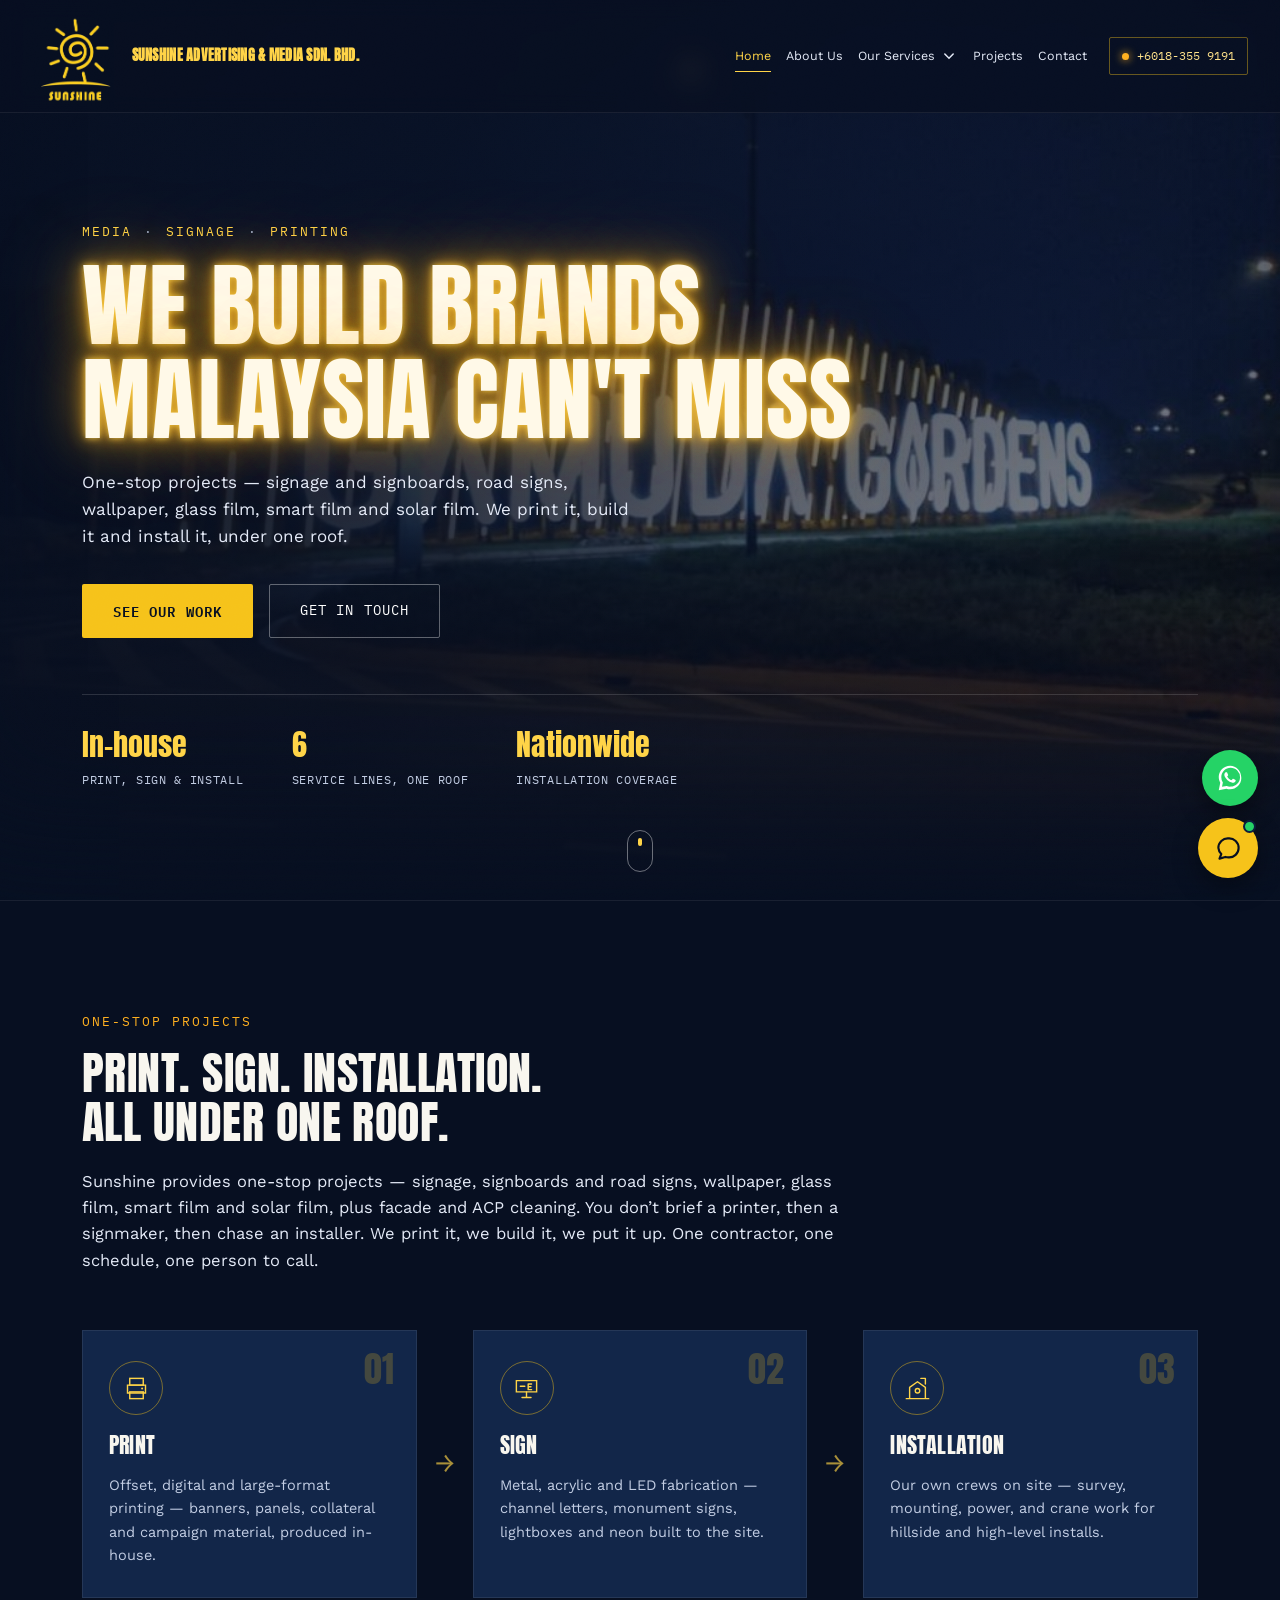
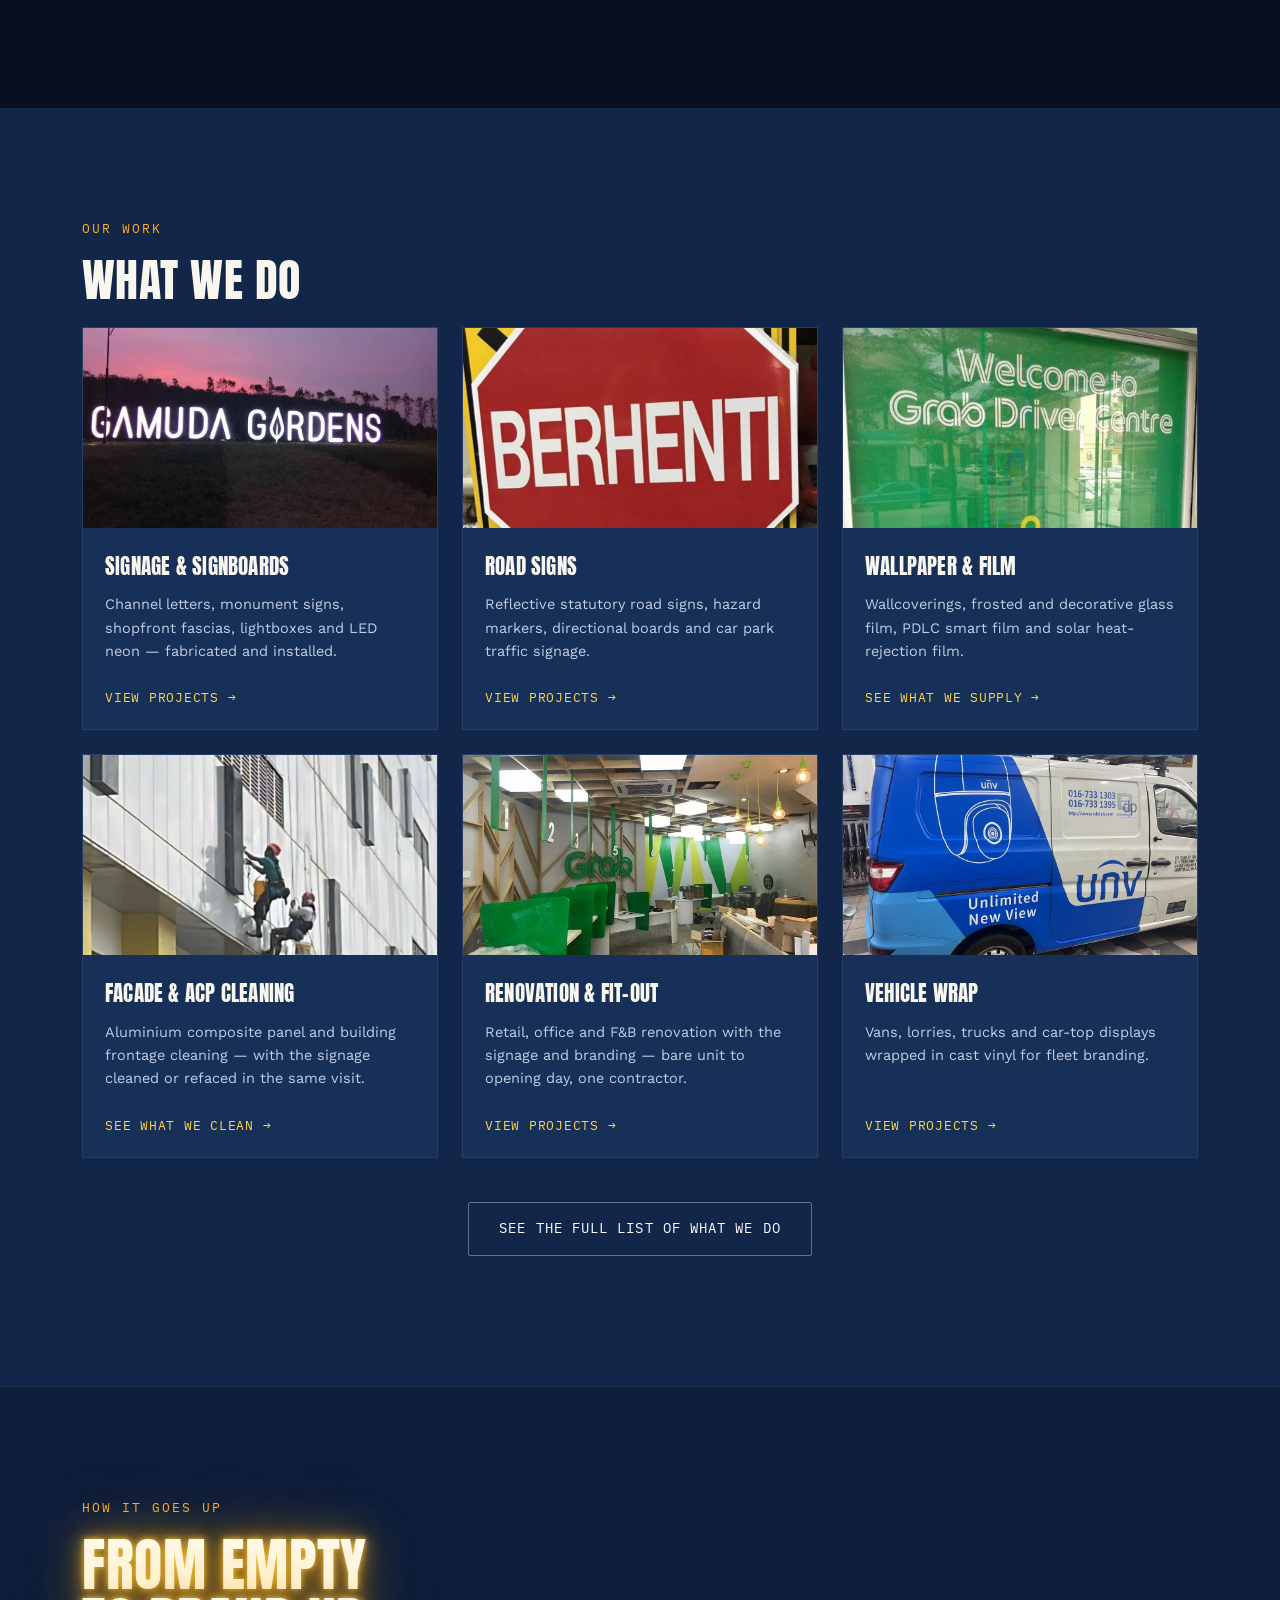
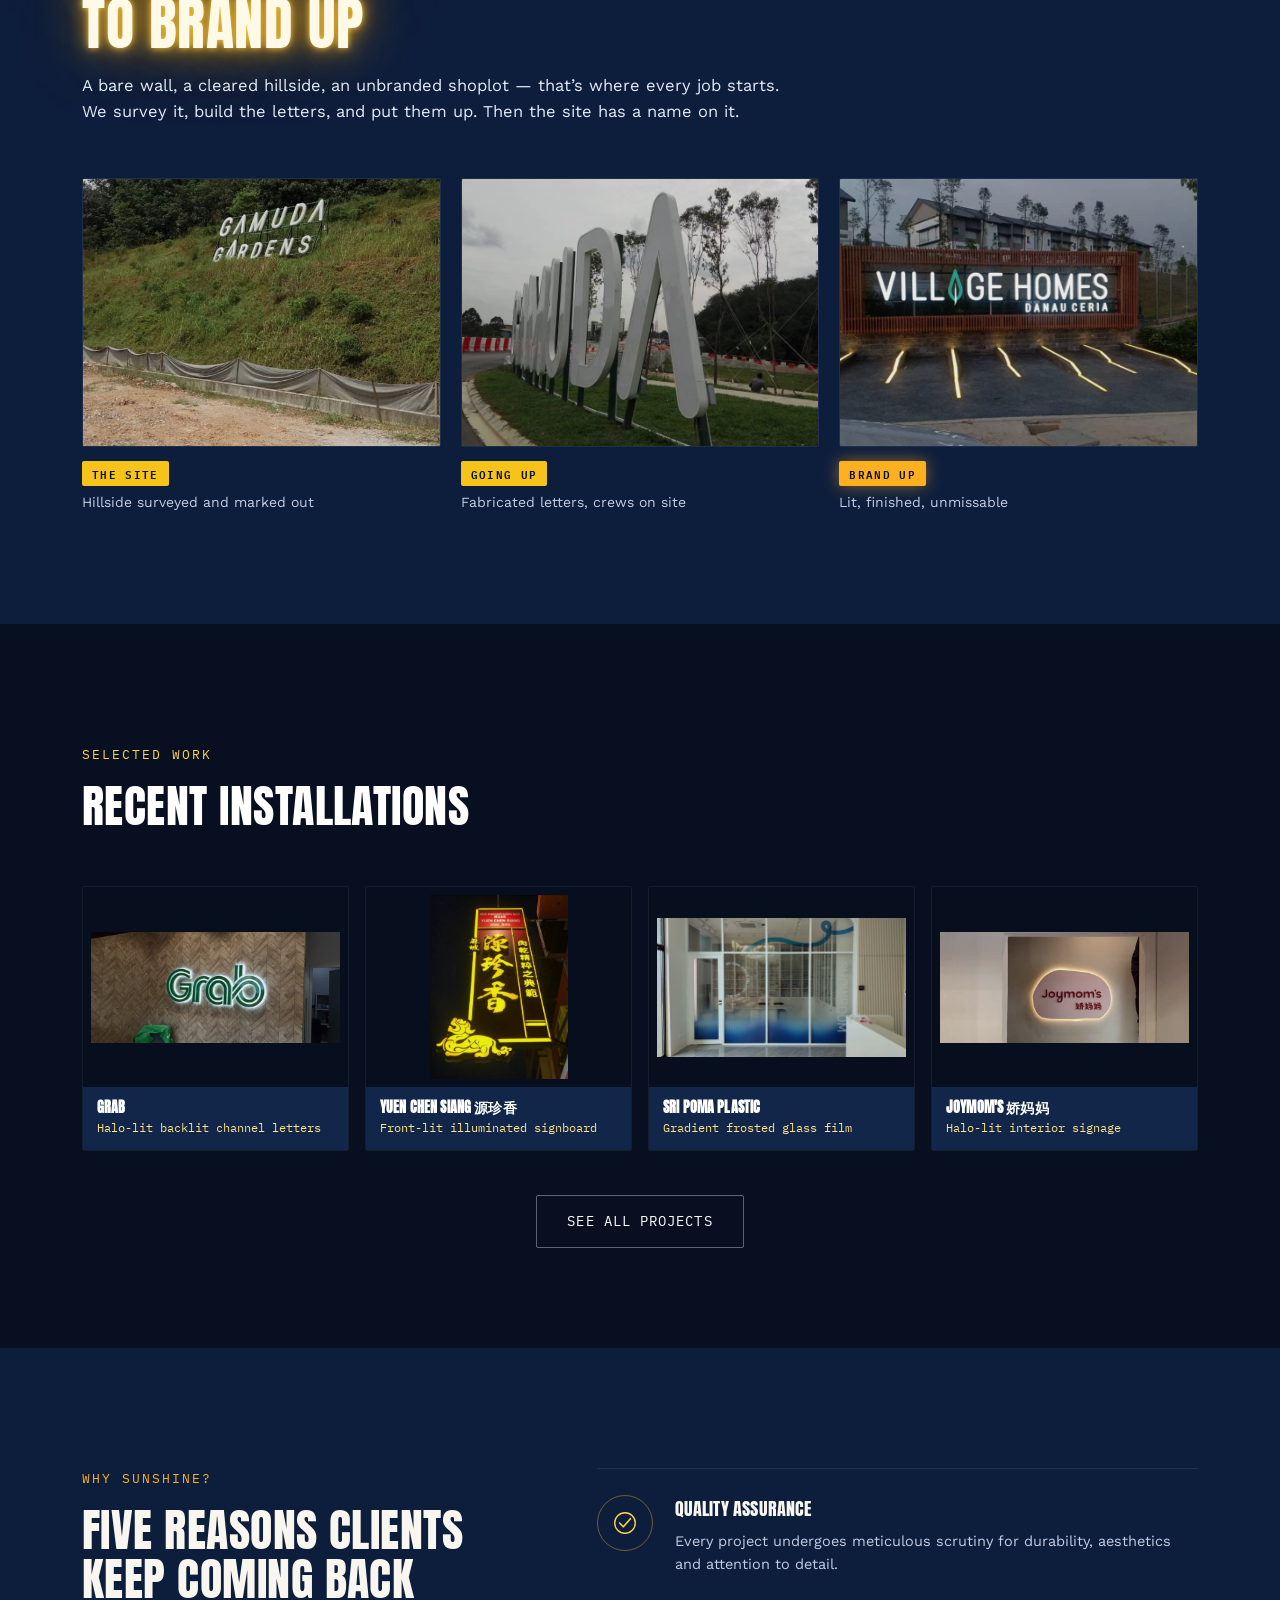
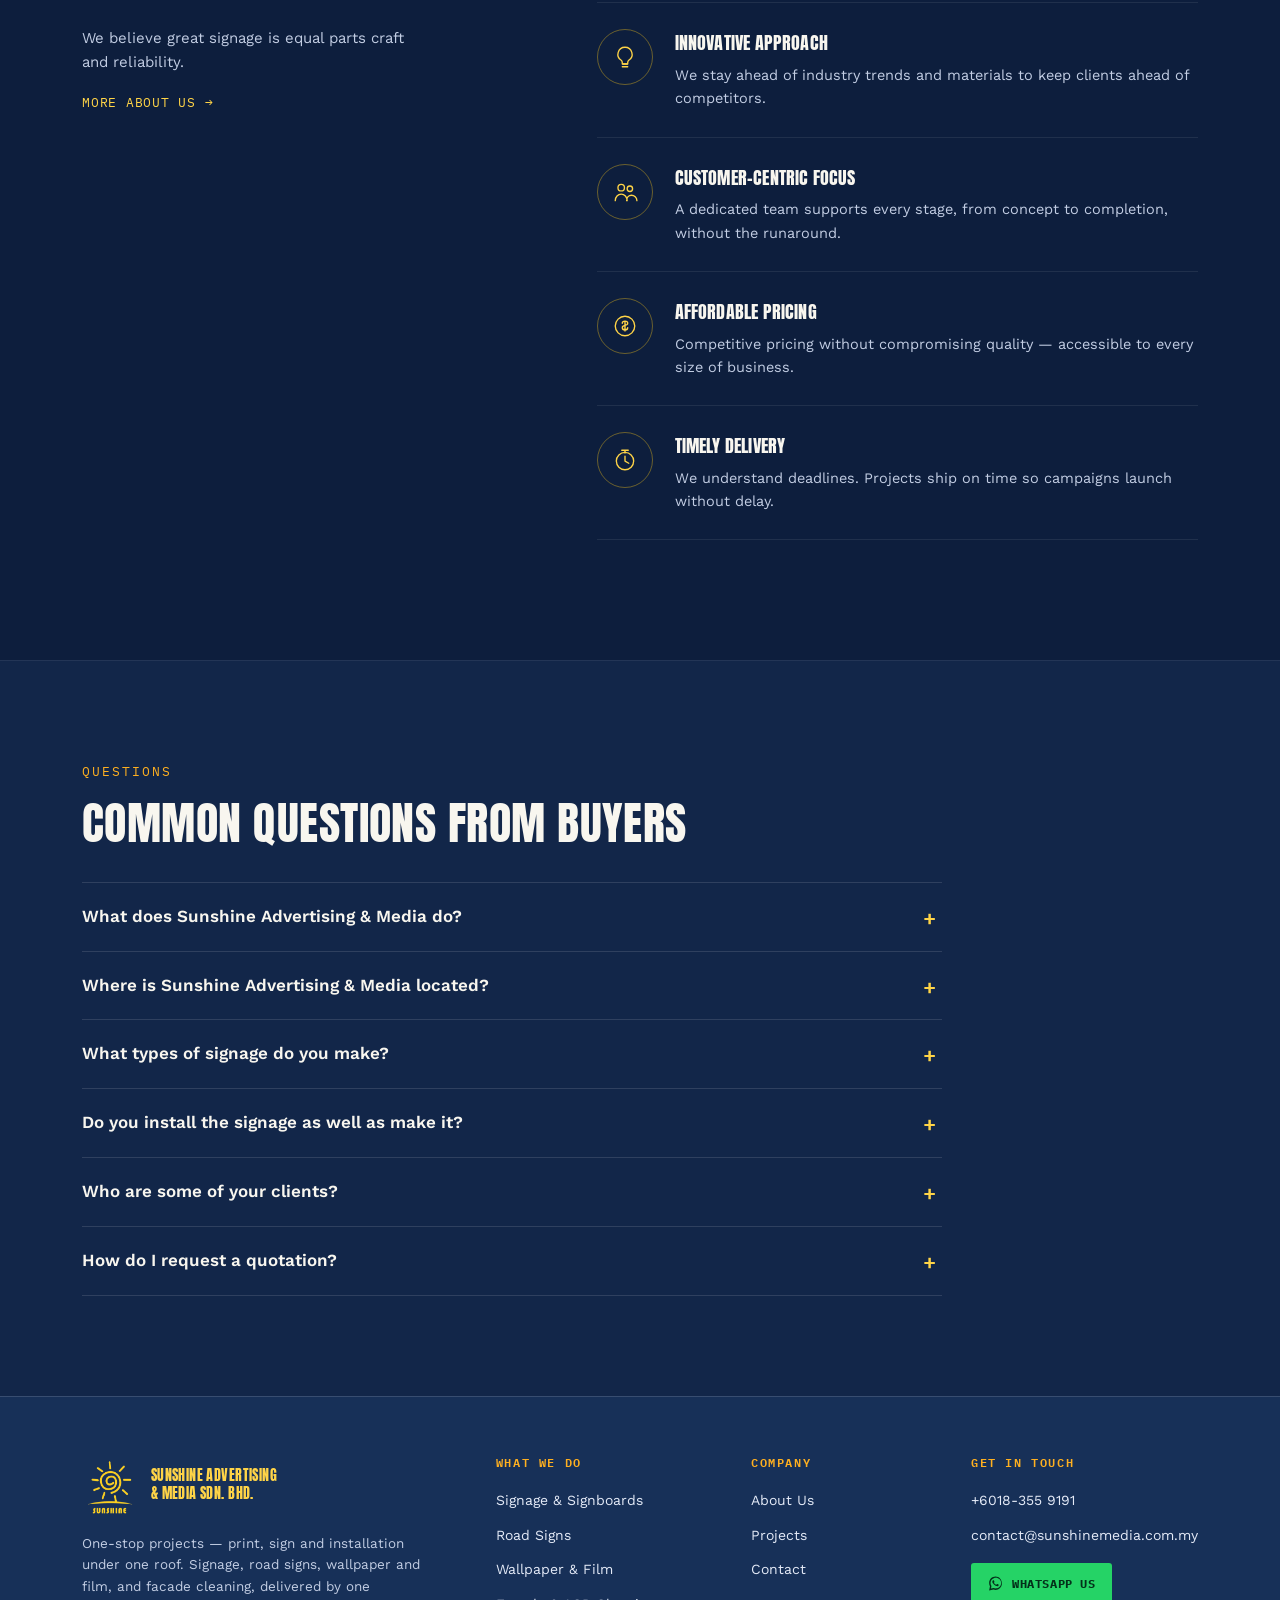
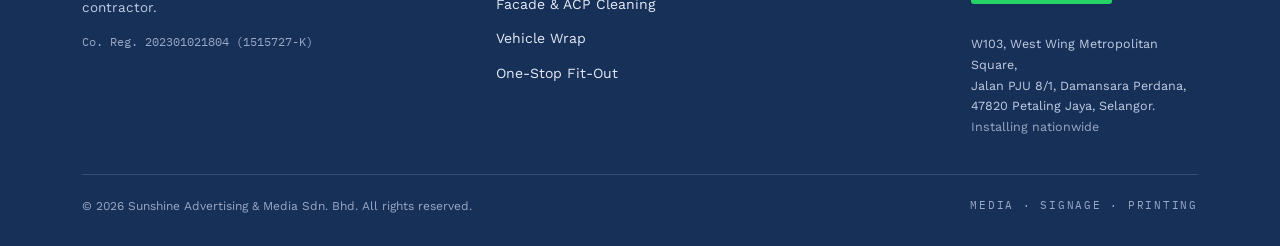
<file: index.html>
<!DOCTYPE html>
<html lang="en-MY">
<head>
<meta charset="UTF-8">
<meta name="viewport" content="width=device-width, initial-scale=1.0">
<title>Signage, Road Signs &amp; Film | Sunshine Advertising &amp; Media</title>
<meta name="description" content="Signage, road signs, wallpaper, glass film, smart film and solar film in Petaling Jaya. Printing, fabrication and installation under one roof, nationwide.">
<link rel="canonical" href="https://www.sunshinemedia.com.my/">
<meta name="robots" content="index, follow, max-image-preview:large, max-snippet:-1">
<meta name="geo.region" content="MY-10">
<meta name="geo.placename" content="Petaling Jaya, Selangor">

<meta property="og:type" content="website">
<meta property="og:site_name" content="Sunshine Advertising & Media Sdn. Bhd.">
<meta property="og:title" content="Signage, Road Signs & Film | Sunshine Advertising & Media">
<meta property="og:description" content="Signage, road signs, wallpaper, glass film, smart film and solar film in Petaling Jaya. Printing, fabrication and installation under one roof, nationwide.">
<meta property="og:url" content="https://www.sunshinemedia.com.my/">
<meta property="og:image" content="https://www.sunshinemedia.com.my/assets/sig-gamuda-night.jpg">
<meta property="og:locale" content="en_MY">
<meta name="twitter:card" content="summary_large_image">
<meta name="twitter:title" content="Signage, Road Signs & Film | Sunshine Advertising & Media">
<meta name="twitter:description" content="Signage, road signs, wallpaper, glass film, smart film and solar film in Petaling Jaya. Printing, fabrication and installation under one roof, nationwide.">
<meta name="twitter:image" content="https://www.sunshinemedia.com.my/assets/sig-gamuda-night.jpg">

<link rel="icon" href="assets/logo.png">
<link rel="preconnect" href="https://fonts.googleapis.com">
<link rel="preconnect" href="https://fonts.gstatic.com" crossorigin>
<link href="https://fonts.googleapis.com/css2?family=Anton&family=Work+Sans:wght@400;500;600;700;800&family=IBM+Plex+Mono:wght@400;500;600&display=swap" rel="stylesheet">
<link rel="stylesheet" href="style.css">
<script type="application/ld+json">
{
  "@context": "https://schema.org",
  "@type": [
    "LocalBusiness",
    "ProfessionalService"
  ],
  "@id": "https://www.sunshinemedia.com.my/#organization",
  "name": "Sunshine Advertising & Media Sdn. Bhd.",
  "alternateName": [
    "Sunshine Advertising & Media",
    "Sunshine Adv & Media",
    "Sunshine Signage"
  ],
  "description": "Sunshine Advertising & Media Sdn. Bhd. is a Malaysian signage, printing and branding fit-out contractor based in Petaling Jaya, Selangor. The company designs, prints, fabricates and installs signboards, illuminated and shopfront signage, road and traffic signs, wallpaper, decorative glass film, smart film (PDLC) and solar film, plus vehicle wraps, facade and ACP cleaning, and complete retail and office branding fit-outs.",
  "url": "https://www.sunshinemedia.com.my/",
  "logo": "https://www.sunshinemedia.com.my/assets/logo.png",
  "image": "https://www.sunshinemedia.com.my/assets/sig-gamuda-night.jpg",
  "telephone": "+60183559191",
  "email": "contact@sunshinemedia.com.my",
  "priceRange": "$$",
  "identifier": "202301021804 (1515727-K)",
  "address": {
    "@type": "PostalAddress",
    "streetAddress": "W103, West Wing Metropolitan Square, Jalan PJU 8/1, Damansara Perdana",
    "addressLocality": "Petaling Jaya",
    "addressRegion": "Selangor",
    "postalCode": "47820",
    "addressCountry": "MY"
  },
  "areaServed": [
    {
      "@type": "Place",
      "name": "Petaling Jaya"
    },
    {
      "@type": "Place",
      "name": "Kuala Lumpur"
    },
    {
      "@type": "Place",
      "name": "Selangor"
    },
    {
      "@type": "Place",
      "name": "Klang Valley"
    },
    {
      "@type": "Place",
      "name": "Malaysia"
    }
  ],
  "knowsAbout": [
    "Signage fabrication and installation",
    "Signboard making",
    "Illuminated and LED channel letter signage",
    "Monument and township entrance signage",
    "Shopfront and retail signage",
    "Road signs and traffic signage",
    "Statutory and reflective road signage",
    "Wallpaper supply and installation",
    "Interior woodgrain and architectural wrapping film",
    "Decorative glass film and frosting",
    "Smart film (PDLC switchable privacy glass)",
    "Solar film and window tinting",
    "Window graphics and one-way vision film",
    "Vehicle wrapping and fleet livery",
    "Large format printing",
    "Offset and digital printing",
    "Retail and office branding fit-out",
    "Renovation and interior fit-out works",
    "Partition, ceiling and flooring works",
    "Custom carpentry and joinery",
    "Painting and skim coat",
    "M&E coordination for renovation works",
    "Facade cleaning",
    "Glass panel and curtain wall washing",
    "ACP (aluminium composite panel) cleaning and restoration",
    "High-rise and rope access facade maintenance",
    "Graphic design and branding collateral"
  ],
  "slogan": "Media . Signage . Printing",
  "hasOfferCatalog": {
    "@type": "OfferCatalog",
    "name": "Signage, printing and fit-out services",
    "itemListElement": [
      {
        "@type": "Offer",
        "itemOffered": {
          "@type": "Service",
          "name": "Signage fabrication and installation"
        }
      },
      {
        "@type": "Offer",
        "itemOffered": {
          "@type": "Service",
          "name": "Signboard making"
        }
      },
      {
        "@type": "Offer",
        "itemOffered": {
          "@type": "Service",
          "name": "Illuminated and LED channel letter signage"
        }
      },
      {
        "@type": "Offer",
        "itemOffered": {
          "@type": "Service",
          "name": "Monument and township entrance signage"
        }
      },
      {
        "@type": "Offer",
        "itemOffered": {
          "@type": "Service",
          "name": "Shopfront and retail signage"
        }
      },
      {
        "@type": "Offer",
        "itemOffered": {
          "@type": "Service",
          "name": "Road signs and traffic signage"
        }
      },
      {
        "@type": "Offer",
        "itemOffered": {
          "@type": "Service",
          "name": "Statutory and reflective road signage"
        }
      },
      {
        "@type": "Offer",
        "itemOffered": {
          "@type": "Service",
          "name": "Wallpaper supply and installation"
        }
      },
      {
        "@type": "Offer",
        "itemOffered": {
          "@type": "Service",
          "name": "Interior woodgrain and architectural wrapping film"
        }
      },
      {
        "@type": "Offer",
        "itemOffered": {
          "@type": "Service",
          "name": "Decorative glass film and frosting"
        }
      },
      {
        "@type": "Offer",
        "itemOffered": {
          "@type": "Service",
          "name": "Smart film (PDLC switchable privacy glass)"
        }
      },
      {
        "@type": "Offer",
        "itemOffered": {
          "@type": "Service",
          "name": "Solar film and window tinting"
        }
      },
      {
        "@type": "Offer",
        "itemOffered": {
          "@type": "Service",
          "name": "Window graphics and one-way vision film"
        }
      },
      {
        "@type": "Offer",
        "itemOffered": {
          "@type": "Service",
          "name": "Vehicle wrapping and fleet livery"
        }
      },
      {
        "@type": "Offer",
        "itemOffered": {
          "@type": "Service",
          "name": "Large format printing"
        }
      },
      {
        "@type": "Offer",
        "itemOffered": {
          "@type": "Service",
          "name": "Offset and digital printing"
        }
      },
      {
        "@type": "Offer",
        "itemOffered": {
          "@type": "Service",
          "name": "Retail and office branding fit-out"
        }
      },
      {
        "@type": "Offer",
        "itemOffered": {
          "@type": "Service",
          "name": "Renovation and interior fit-out works"
        }
      },
      {
        "@type": "Offer",
        "itemOffered": {
          "@type": "Service",
          "name": "Partition, ceiling and flooring works"
        }
      },
      {
        "@type": "Offer",
        "itemOffered": {
          "@type": "Service",
          "name": "Custom carpentry and joinery"
        }
      },
      {
        "@type": "Offer",
        "itemOffered": {
          "@type": "Service",
          "name": "Painting and skim coat"
        }
      },
      {
        "@type": "Offer",
        "itemOffered": {
          "@type": "Service",
          "name": "M&E coordination for renovation works"
        }
      },
      {
        "@type": "Offer",
        "itemOffered": {
          "@type": "Service",
          "name": "Facade cleaning"
        }
      },
      {
        "@type": "Offer",
        "itemOffered": {
          "@type": "Service",
          "name": "Glass panel and curtain wall washing"
        }
      },
      {
        "@type": "Offer",
        "itemOffered": {
          "@type": "Service",
          "name": "ACP (aluminium composite panel) cleaning and restoration"
        }
      },
      {
        "@type": "Offer",
        "itemOffered": {
          "@type": "Service",
          "name": "High-rise and rope access facade maintenance"
        }
      },
      {
        "@type": "Offer",
        "itemOffered": {
          "@type": "Service",
          "name": "Graphic design and branding collateral"
        }
      }
    ]
  },
  "contactPoint": [
    {
      "@type": "ContactPoint",
      "telephone": "+60183559191",
      "email": "contact@sunshinemedia.com.my",
      "contactType": "sales",
      "areaServed": "MY",
      "availableLanguage": [
        "en",
        "ms",
        "zh"
      ]
    }
  ]
}
</script>
<script type="application/ld+json">
{
  "@context": "https://schema.org",
  "@type": "BreadcrumbList",
  "itemListElement": [
    {
      "@type": "ListItem",
      "position": 1,
      "name": "Home",
      "item": "https://www.sunshinemedia.com.my/"
    }
  ]
}
</script>
<script type="application/ld+json">
{
  "@context": "https://schema.org",
  "@type": "FAQPage",
  "mainEntity": [
    {
      "@type": "Question",
      "name": "What does Sunshine Advertising & Media do?",
      "acceptedAnswer": {
        "@type": "Answer",
        "text": "Sunshine Advertising & Media Sdn. Bhd. is a signage, printing and branding fit-out contractor based in Petaling Jaya, Selangor, Malaysia. We design, print, fabricate and install illuminated signage, shopfront and monument signs, vehicle wraps, large-format print and complete retail and office branding fit-outs."
      }
    },
    {
      "@type": "Question",
      "name": "Where is Sunshine Advertising & Media located?",
      "acceptedAnswer": {
        "@type": "Answer",
        "text": "Our office and workshop are at W103, West Wing Metropolitan Square, Jalan PJU 8/1, Damansara Perdana, 47820 Petaling Jaya, Selangor, Malaysia. We install across the Klang Valley and nationwide."
      }
    },
    {
      "@type": "Question",
      "name": "What types of signage do you make?",
      "acceptedAnswer": {
        "@type": "Answer",
        "text": "We fabricate illuminated and LED channel letters, halo-lit lettering, LED neon, monument and township entrance signs, shopfront fascias, lightboxes, projecting signs, glass frosting and wayfinding, plus reflective statutory road signage."
      }
    },
    {
      "@type": "Question",
      "name": "Do you install the signage as well as make it?",
      "acceptedAnswer": {
        "@type": "Answer",
        "text": "Yes. We handle the full chain in-house: site survey, artwork and production drawings, printing and fabrication, then installation with our own crews. One contractor owns the job from brief to final bolt."
      }
    },
    {
      "@type": "Question",
      "name": "Who are some of your clients?",
      "acceptedAnswer": {
        "@type": "Answer",
        "text": "Our portfolio includes work for property developers such as Gamuda and IJM Land, and retail and service brands including Grab, KKV, Kodak City Lens, llaollao, Joymom's and True Life Sciences."
      }
    },
    {
      "@type": "Question",
      "name": "How do I request a quotation?",
      "acceptedAnswer": {
        "@type": "Answer",
        "text": "Call +6018-355 9191 or email contact@sunshinemedia.com.my with your site location, the type of sign or wrap you need, and your deadline. We will arrange a site survey before quoting."
      }
    }
  ]
}
</script>
</head>
<body>
<div class="grain"></div>
<header class="site-nav" id="siteNav">
  <div class="nav-inner">
    <a href="index.html" class="brand">
      <img src="assets/logo.png" alt="Sunshine Advertising &amp; Media Sdn. Bhd. logo" class="brand-mark" width="100" height="100">
      <span class="brand-word">
        <strong>SUNSHINE ADVERTISING &amp; MEDIA SDN. BHD.</strong>
      </span>
    </a>
    <nav class="nav-links" id="navLinks">
      <a href="index.html" class="is-active">Home</a>
      <a href="about.html">About Us</a>
      <div class="nav-drop">
        <a href="services.html" class="nav-drop-btn">Our Services</a>
        <button type="button" class="nav-drop-toggle" aria-label="Show services" aria-expanded="false">
          <svg viewBox="0 0 12 8" aria-hidden="true"><path d="M1 1l5 5 5-5" fill="none" stroke="currentColor" stroke-width="1.8" stroke-linecap="round"/></svg>
        </button>
        <div class="nav-drop-menu">
          <a href="services.html">
            <strong>All services</strong><span>Everything we make, install and clean</span>
          </a>
          <a href="signage.html">
            <strong>Signage &amp; Signboards</strong><span>Channel letters, monument &amp; shopfront signs</span>
          </a>
          <a href="road-signs.html">
            <strong>Road Signs</strong><span>Highway gantry, statutory &amp; car park signage</span>
          </a>
          <a href="wallpaper-film.html">
            <strong>Wallpaper &amp; Film</strong><span>Wallpaper, woodgrain, glass, smart &amp; solar film</span>
          </a>
          <a href="vehicle-wrap.html">
            <strong>Vehicle Wrap</strong><span>Van, lorry &amp; fleet livery</span>
          </a>
          <a href="facade-cleaning.html">
            <strong>Facade &amp; ACP Cleaning</strong><span>Panel, glass &amp; cladding cleaning</span>
          </a>
          <a href="fit-out.html">
            <strong>Renovation &amp; Fit-Out</strong><span>Interior build, branding &amp; rollouts</span>
          </a>
        </div>
      </div>
      <a href="projects.html">Projects</a>
      <a href="contact.html">Contact</a>
    </nav>
    <a href="tel:+60183559191" class="nav-cta"><span class="dot"></span> +6018-355 9191</a>
    <button class="nav-toggle" id="navToggle" aria-label="Toggle menu"><span></span><span></span><span></span></button>
  </div>
</header>
<main>
<section class="hero" id="top">
  <div class="hero-bg">
    <img src="assets/sig-gamuda-night.jpg" alt="Illuminated Gamuda Gardens signage by Sunshine">
    <div class="hero-scrim"></div><div class="hero-vignette"></div>
  </div>
  <div class="hero-content">
    <p class="eyebrow eyebrow-light reveal">media <span class="sep">&middot;</span> signage <span class="sep">&middot;</span> printing</p>
    <h1 class="glow-text reveal">WE BUILD BRANDS<br>MALAYSIA CAN'T MISS</h1>
    <p class="hero-sub reveal">One-stop projects &mdash; signage and signboards, road signs, wallpaper, glass film, smart film and solar film. We print it, build it and install it, under one roof.</p>
    <div class="hero-actions reveal">
      <a href="projects.html" class="btn btn-gold">See Our Work</a>
      <a href="contact.html" class="btn btn-ghost">Get In Touch</a>
    </div>
    <div class="hero-meta reveal">
      <div><span class="num">In-house</span><span class="label">Print, sign &amp; install</span></div>
      <div><span class="num">6</span><span class="label">Service lines, one roof</span></div>
      <div><span class="num">Nationwide</span><span class="label">Installation coverage</span></div>
    </div>
  </div>
  <a href="#services" class="scroll-cue" aria-label="Scroll"><span></span></a>
</section>

<section class="onestop">
  <div class="wrap">
    <p class="eyebrow">One-stop projects</p>
    <h2 class="section-title">Print. Sign. Installation.<br>All under one roof.</h2>
    <p class="onestop-lede">Sunshine provides one-stop projects &mdash; signage, signboards and road signs, wallpaper, glass film, smart film and solar film, plus facade and ACP cleaning. You don&rsquo;t brief a printer, then a signmaker, then chase an installer. We print it, we build it, we put it up. One contractor, one schedule, one person to call.</p>
    <div class="onestop-flow">
      <div class="os-step">
        <span class="os-n">01</span>
        <span class="os-ico" aria-hidden="true"><svg viewBox="0 0 48 48"><rect x="12" y="6" width="24" height="12" fill="none" stroke="currentColor" stroke-width="2.5"/><path d="M8 18h32v14H8z" fill="none" stroke="currentColor" stroke-width="2.5"/><rect x="12" y="30" width="24" height="12" fill="none" stroke="currentColor" stroke-width="2.5"/><circle cx="34" cy="24" r="1.8" fill="currentColor"/></svg></span>
        <h3>Print</h3>
        <p>Offset, digital and large-format printing &mdash; banners, panels, collateral and campaign material, produced in-house.</p>
      </div>
      <div class="os-arrow" aria-hidden="true">&rarr;</div>
      <div class="os-step">
        <span class="os-n">02</span>
        <span class="os-ico" aria-hidden="true"><svg viewBox="0 0 48 48"><path d="M6 10h36v20H6z" fill="none" stroke="currentColor" stroke-width="2.5"/><path d="M24 30v10M16 40h16" fill="none" stroke="currentColor" stroke-width="2.5" stroke-linecap="round"/><path d="M13 20h8M27 16v10M27 16h6M27 21h5M27 26h6" fill="none" stroke="currentColor" stroke-width="2.5" stroke-linecap="round"/></svg></span>
        <h3>Sign</h3>
        <p>Metal, acrylic and LED fabrication &mdash; channel letters, monument signs, lightboxes and neon built to the site.</p>
      </div>
      <div class="os-arrow" aria-hidden="true">&rarr;</div>
      <div class="os-step">
        <span class="os-n">03</span>
        <span class="os-ico" aria-hidden="true"><svg viewBox="0 0 48 48"><path d="M10 42V22l14-10 14 10v20" fill="none" stroke="currentColor" stroke-width="2.5" stroke-linejoin="round"/><path d="M4 42h40" fill="none" stroke="currentColor" stroke-width="2.5" stroke-linecap="round"/><path d="M30 6h8v10" fill="none" stroke="currentColor" stroke-width="2.5" stroke-linecap="round" stroke-linejoin="round"/><circle cx="24" cy="28" r="4" fill="none" stroke="currentColor" stroke-width="2.5"/></svg></span>
        <h3>Installation</h3>
        <p>Our own crews on site &mdash; survey, mounting, power, and crane work for hillside and high-level installs.</p>
      </div>
    </div>
  </div>
</section>

<section class="services" id="services">
  <div class="wrap">
    <p class="eyebrow">Our work</p>
    <h2 class="section-title">What we do</h2>
    <div class="cat-grid cat-grid-5">
      <a class="cat-card" href="signage.html">
        <img src="assets/sig-gamuda-dusk.jpg" alt="Signage and signboard fabrication" loading="lazy">
        <div class="cat-card-body">
          <h3>Signage &amp; Signboards</h3>
          <p>Channel letters, monument signs, shopfront fascias, lightboxes and LED neon &mdash; fabricated and installed.</p>
          <span class="cat-link">View projects &rarr;</span>
        </div>
      </a>
      <a class="cat-card" href="road-signs.html">
        <img src="assets/sig-berhenti.jpg" alt="Road signs and traffic signage" loading="lazy">
        <div class="cat-card-body">
          <h3>Road Signs</h3>
          <p>Reflective statutory road signs, hazard markers, directional boards and car park traffic signage.</p>
          <span class="cat-link">View projects &rarr;</span>
        </div>
      </a>
      <a class="cat-card" href="wallpaper-film.html">
        <img src="assets/fit-grab-glass-door.jpg" alt="Wallpaper, glass film, smart film and solar film" loading="lazy">
        <div class="cat-card-body">
          <h3>Wallpaper &amp; Film</h3>
          <p>Wallcoverings, frosted and decorative glass film, PDLC smart film and solar heat-rejection film.</p>
          <span class="cat-link">See what we supply &rarr;</span>
        </div>
      </a>
      <a class="cat-card" href="facade-cleaning.html">
        <img src="assets/facade-rope-access.jpg" alt="Facade and ACP cleaning" loading="lazy">
        <div class="cat-card-body">
          <h3>Facade &amp; ACP Cleaning</h3>
          <p>Aluminium composite panel and building frontage cleaning &mdash; with the signage cleaned or refaced in the same visit.</p>
          <span class="cat-link">See what we clean &rarr;</span>
        </div>
      </a>
      <a class="cat-card" href="fit-out.html">
        <img src="assets/fit-grab-office-interior.jpg" alt="One-stop retail and office fit-out" loading="lazy">
        <div class="cat-card-body">
          <h3>Renovation &amp; Fit-Out</h3>
          <p>Retail, office and F&amp;B renovation with the signage and branding &mdash; bare unit to opening day, one contractor.</p>
          <span class="cat-link">View projects &rarr;</span>
        </div>
      </a>
      <a class="cat-card" href="vehicle-wrap.html">
        <img src="assets/wrap-unv-van.jpg" alt="Vehicle wrap and fleet livery" loading="lazy">
        <div class="cat-card-body">
          <h3>Vehicle Wrap</h3>
          <p>Vans, lorries, trucks and car-top displays wrapped in cast vinyl for fleet branding.</p>
          <span class="cat-link">View projects &rarr;</span>
        </div>
      </a>
    </div>
    <p class="center-link">
      <a href="services.html" class="btn btn-ghost">See the full list of what we do</a>
    </p>
  </div>
</section>

<section class="empty2up">
  <div class="wrap">
    <p class="eyebrow">How it goes up</p>
    <h2 class="glow-text glow-text-sm">FROM EMPTY<br>TO BRAND UP</h2>
    <p class="e2u-lede">A bare wall, a cleared hillside, an unbranded shoplot &mdash; that&rsquo;s where every job starts. We survey it, build the letters, and put them up. Then the site has a name on it.</p>
    <div class="e2u-row">
      <figure class="e2u-shot">
        <img src="assets/sig-gamuda-hillside.jpg" alt="Gamuda Gardens hillside site during signage works" loading="lazy">
        <figcaption><span class="e2u-tag">The site</span>Hillside surveyed and marked out</figcaption>
      </figure>
      <figure class="e2u-shot">
        <img src="assets/sig-gamuda-install.jpg" alt="Fabricated letters being installed on site" loading="lazy">
        <figcaption><span class="e2u-tag">Going up</span>Fabricated letters, crews on site</figcaption>
      </figure>
      <figure class="e2u-shot">
        <img src="assets/sig-village-homes-night.jpg" alt="Completed illuminated signage lit at night" loading="lazy">
        <figcaption><span class="e2u-tag">Brand up</span>Lit, finished, unmissable</figcaption>
      </figure>
    </div>
  </div>
</section>

<section class="work" id="work">
  <div class="work-head">
    <p class="eyebrow eyebrow-light">Selected work</p>
    <h2 class="section-title light">Recent installations</h2>
  </div>
  <div class="wrap">
<div class="gal-grid gal-picks">
  <figure class="gal-item">
    <img src="assets/sig-grab-backlit.jpg" alt="Grab — Halo-lit backlit channel letters by Sunshine Advertising &amp; Media" loading="lazy">
    <figcaption><strong>Grab</strong><span>Halo-lit backlit channel letters</span></figcaption>
  </figure>
  <figure class="gal-item">
    <img src="assets/sig-yuen-chen-siang.jpg" alt="Yuen Chen Siang 源珍香 — Front-lit illuminated signboard by Sunshine Advertising &amp; Media" loading="lazy">
    <figcaption><strong>Yuen Chen Siang 源珍香</strong><span>Front-lit illuminated signboard</span></figcaption>
  </figure>
  <figure class="gal-item">
    <img src="assets/film-glass-showroom.jpg" alt="Sri Poma Plastic — Gradient frosted glass film by Sunshine Advertising &amp; Media" loading="lazy">
    <figcaption><strong>Sri Poma Plastic</strong><span>Gradient frosted glass film</span></figcaption>
  </figure>
  <figure class="gal-item">
    <img src="assets/fit-joymoms-halo.jpg" alt="Joymom's 娇妈妈 — Halo-lit interior signage by Sunshine Advertising &amp; Media" loading="lazy">
    <figcaption><strong>Joymom's 娇妈妈</strong><span>Halo-lit interior signage</span></figcaption>
  </figure>
</div>
    <p class="center-link"><a href="projects.html" class="btn btn-ghost">See all projects</a></p>
  </div>
</section>

<section class="why" id="why">
  <div class="wrap why-grid">
    <div class="why-intro">
      <p class="eyebrow">Why Sunshine?</p>
      <h2 class="section-title">Five reasons clients<br>keep coming back</h2>
      <p class="why-lede">We believe great signage is equal parts craft and reliability.</p>
      <p><a href="about.html" class="cat-link">More about us &rarr;</a></p>
    </div>
    <div class="why-list">
      <div class="why-item"><span class="why-icon"><svg viewBox="0 0 48 48"><path d="M14 24l7 7 13-15" fill="none" stroke="currentColor" stroke-width="3" stroke-linecap="round" stroke-linejoin="round"/><circle cx="24" cy="24" r="19" fill="none" stroke="currentColor" stroke-width="2.5"/></svg></span><div><h3>Quality Assurance</h3><p>Every project undergoes meticulous scrutiny for durability, aesthetics and attention to detail.</p></div></div>
      <div class="why-item"><span class="why-icon"><svg viewBox="0 0 48 48"><path d="M24 6a13 13 0 00-7 24c1.5 1.2 2 2.6 2 4.5V37h10v-2.5c0-1.9.5-3.3 2-4.5A13 13 0 0024 6z" fill="none" stroke="currentColor" stroke-width="2.5" stroke-linejoin="round"/><path d="M19 42h10M20 37h8" fill="none" stroke="currentColor" stroke-width="2.5" stroke-linecap="round"/></svg></span><div><h3>Innovative Approach</h3><p>We stay ahead of industry trends and materials to keep clients ahead of competitors.</p></div></div>
      <div class="why-item"><span class="why-icon"><svg viewBox="0 0 48 48"><circle cx="17" cy="16" r="6" fill="none" stroke="currentColor" stroke-width="2.5"/><circle cx="33" cy="18" r="5" fill="none" stroke="currentColor" stroke-width="2.5"/><path d="M6 40c0-7 5-12 11-12s11 5 11 12M27 40c0-6 4-10 9-10s10 4 10 10" fill="none" stroke="currentColor" stroke-width="2.5" stroke-linecap="round"/></svg></span><div><h3>Customer-Centric Focus</h3><p>A dedicated team supports every stage, from concept to completion, without the runaround.</p></div></div>
      <div class="why-item"><span class="why-icon"><svg viewBox="0 0 48 48"><circle cx="24" cy="24" r="18" fill="none" stroke="currentColor" stroke-width="2.5"/><path d="M24 15v18M19 19c0-2.5 2.2-4 5-4s5 1.7 5 4-2 3.3-5 4-5 1.7-5 4 2.2 4 5 4 5-1.5 5-4" fill="none" stroke="currentColor" stroke-width="2.5" stroke-linecap="round"/></svg></span><div><h3>Affordable Pricing</h3><p>Competitive pricing without compromising quality &mdash; accessible to every size of business.</p></div></div>
      <div class="why-item"><span class="why-icon"><svg viewBox="0 0 48 48"><circle cx="24" cy="26" r="16" fill="none" stroke="currentColor" stroke-width="2.5"/><path d="M24 17v9l7 4" fill="none" stroke="currentColor" stroke-width="2.5" stroke-linecap="round" stroke-linejoin="round"/><path d="M18 6h12M24 6v5" fill="none" stroke="currentColor" stroke-width="2.5" stroke-linecap="round"/></svg></span><div><h3>Timely Delivery</h3><p>We understand deadlines. Projects ship on time so campaigns launch without delay.</p></div></div>
    </div>
  </div>
</section>

<section class="faq-section">
  <div class="wrap">
    <p class="eyebrow">Questions</p>
    <h2 class="section-title">Common questions from buyers</h2>
    <div class="faq-list">
      <details class="faq-item">
        <summary>What does Sunshine Advertising & Media do?</summary>
        <p>Sunshine Advertising & Media Sdn. Bhd. is a signage, printing and branding fit-out contractor based in Petaling Jaya, Selangor, Malaysia. We design, print, fabricate and install illuminated signage, shopfront and monument signs, vehicle wraps, large-format print and complete retail and office branding fit-outs.</p>
      </details>
      <details class="faq-item">
        <summary>Where is Sunshine Advertising & Media located?</summary>
        <p>Our office and workshop are at W103, West Wing Metropolitan Square, Jalan PJU 8/1, Damansara Perdana, 47820 Petaling Jaya, Selangor, Malaysia. We install across the Klang Valley and nationwide.</p>
      </details>
      <details class="faq-item">
        <summary>What types of signage do you make?</summary>
        <p>We fabricate illuminated and LED channel letters, halo-lit lettering, LED neon, monument and township entrance signs, shopfront fascias, lightboxes, projecting signs, glass frosting and wayfinding, plus reflective statutory road signage.</p>
      </details>
      <details class="faq-item">
        <summary>Do you install the signage as well as make it?</summary>
        <p>Yes. We handle the full chain in-house: site survey, artwork and production drawings, printing and fabrication, then installation with our own crews. One contractor owns the job from brief to final bolt.</p>
      </details>
      <details class="faq-item">
        <summary>Who are some of your clients?</summary>
        <p>Our portfolio includes work for property developers such as Gamuda and IJM Land, and retail and service brands including Grab, KKV, Kodak City Lens, llaollao, Joymom's and True Life Sciences.</p>
      </details>
      <details class="faq-item">
        <summary>How do I request a quotation?</summary>
        <p>Call +6018-355 9191 or email contact@sunshinemedia.com.my with your site location, the type of sign or wrap you need, and your deadline. We will arrange a site survey before quoting.</p>
      </details>
    </div>
  </div>
</section>

</main>
<footer class="site-footer" id="site-footer">
  <div class="wrap">
    <div class="footer-grid">

      <div class="footer-col footer-brand-col">
        <a href="index.html" class="footer-logo">
          <img src="assets/logo.png" alt="Sunshine Advertising &amp; Media Sdn. Bhd." width="64" height="64">
          <span>SUNSHINE ADVERTISING<br>&amp; MEDIA SDN. BHD.</span>
        </a>
        <p class="footer-blurb">One-stop projects &mdash; print, sign and installation under one roof. Signage, road signs, wallpaper and film, and facade cleaning, delivered by one contractor.</p>
        <p class="footer-regno">Co. Reg. 202301021804 (1515727-K)</p>
      </div>

      <div class="footer-col">
        <h4><a href="services.html">What we do</a></h4>
        <ul>
          <li><a href="signage.html">Signage &amp; Signboards</a></li>
          <li><a href="road-signs.html">Road Signs</a></li>
          <li><a href="wallpaper-film.html">Wallpaper &amp; Film</a></li>
          <li><a href="facade-cleaning.html">Facade &amp; ACP Cleaning</a></li>
          <li><a href="vehicle-wrap.html">Vehicle Wrap</a></li>
          <li><a href="fit-out.html">One-Stop Fit-Out</a></li>
        </ul>
      </div>

      <div class="footer-col">
        <h4>Company</h4>
        <ul>
          <li><a href="about.html">About Us</a></li>
          <li><a href="projects.html">Projects</a></li>
          <li><a href="contact.html">Contact</a></li>
        </ul>
      </div>

      <div class="footer-col footer-reach">
        <h4>Get in touch</h4>
        <ul class="footer-contact-list">
          <li><a href="tel:+60183559191">+6018-355 9191</a></li>
          <li><a href="mailto:contact@sunshinemedia.com.my">contact@sunshinemedia.com.my</a></li>
        </ul>
        <a class="footer-wa" href="https://wa.me/60183559191?text=Hi%20Sunshine%2C%20I%27d%20like%20to%20enquire%20about%20" target="_blank" rel="noopener">
          <svg viewBox="0 0 32 32" aria-hidden="true"><path fill="currentColor" d="M16.04 3C9.4 3 4 8.4 4 15.04c0 2.12.55 4.19 1.6 6.02L4 29l8.13-1.55a12 12 0 0 0 3.9.65h.01C22.68 28.1 28.08 22.7 28.08 16.06 28.08 8.4 22.68 3 16.04 3zm0 22.28h-.01c-1.2 0-2.38-.24-3.48-.72l-.25-.1-4.82.92.92-4.7-.16-.26a9.9 9.9 0 0 1-1.52-5.28c0-5.5 4.48-9.98 10-9.98 2.66 0 5.16 1.04 7.04 2.92a9.9 9.9 0 0 1 2.92 7.06c0 5.5-4.48 9.98-9.98 9.98zm5.48-7.47c-.3-.15-1.77-.87-2.04-.97-.28-.1-.48-.15-.68.15s-.78.97-.95 1.17c-.18.2-.35.22-.65.07-.3-.15-1.27-.47-2.41-1.49-.9-.79-1.5-1.77-1.67-2.07-.18-.3-.02-.46.13-.61.13-.14.3-.35.45-.53.15-.18.2-.3.3-.5.1-.2.05-.38-.02-.53-.08-.15-.68-1.63-.93-2.23-.24-.58-.49-.5-.68-.51h-.58c-.2 0-.53.08-.8.38-.28.3-1.05 1.03-1.05 2.5 0 1.48 1.07 2.9 1.22 3.1.15.2 2.1 3.2 5.1 4.49.71.3 1.27.49 1.7.63.71.23 1.36.2 1.88.12.57-.09 1.77-.72 2.02-1.42.25-.7.25-1.3.17-1.42-.07-.13-.27-.2-.57-.35z"/></svg>
          WhatsApp us
        </a>
        <address class="footer-loc">W103, West Wing Metropolitan Square,<br>Jalan PJU 8/1, Damansara Perdana,<br>47820 Petaling Jaya, Selangor.<br><span>Installing nationwide</span></address>
      </div>

    </div>

    <div class="footer-bottom">
      <p class="footer-copy">&copy; <span id="year"></span> Sunshine Advertising &amp; Media Sdn. Bhd. All rights reserved.</p>
      <p class="footer-tag">media &middot; signage &middot; printing</p>
    </div>
  </div>
</footer>


<a class="wa-float" href="https://wa.me/60183559191?text=Hi%20Sunshine%2C%20I%27d%20like%20to%20enquire%20about%20" target="_blank" rel="noopener" aria-label="Chat with us on WhatsApp">
  <svg viewBox="0 0 32 32" aria-hidden="true"><path fill="currentColor" d="M16.04 3C9.4 3 4 8.4 4 15.04c0 2.12.55 4.19 1.6 6.02L4 29l8.13-1.55a12 12 0 0 0 3.9.65h.01C22.68 28.1 28.08 22.7 28.08 16.06 28.08 8.4 22.68 3 16.04 3zm0 22.28h-.01c-1.2 0-2.38-.24-3.48-.72l-.25-.1-4.82.92.92-4.7-.16-.26a9.9 9.9 0 0 1-1.52-5.28c0-5.5 4.48-9.98 10-9.98 2.66 0 5.16 1.04 7.04 2.92a9.9 9.9 0 0 1 2.92 7.06c0 5.5-4.48 9.98-9.98 9.98zm5.48-7.47c-.3-.15-1.77-.87-2.04-.97-.28-.1-.48-.15-.68.15s-.78.97-.95 1.17c-.18.2-.35.22-.65.07-.3-.15-1.27-.47-2.41-1.49-.9-.79-1.5-1.77-1.67-2.07-.18-.3-.02-.46.13-.61.13-.14.3-.35.45-.53.15-.18.2-.3.3-.5.1-.2.05-.38-.02-.53-.08-.15-.68-1.63-.93-2.23-.24-.58-.49-.5-.68-.51h-.58c-.2 0-.53.08-.8.38-.28.3-1.05 1.03-1.05 2.5 0 1.48 1.07 2.9 1.22 3.1.15.2 2.1 3.2 5.1 4.49.71.3 1.27.49 1.7.63.71.23 1.36.2 1.88.12.57-.09 1.77-.72 2.02-1.42.25-.7.25-1.3.17-1.42-.07-.13-.27-.2-.57-.35z"/></svg>
  <span class="wa-float-label">WhatsApp us</span>
</a>

<script src="chat-kb.js"></script>
<script src="script.js"></script>
<script src="chat.js"></script>
</body>
</html>
</file>
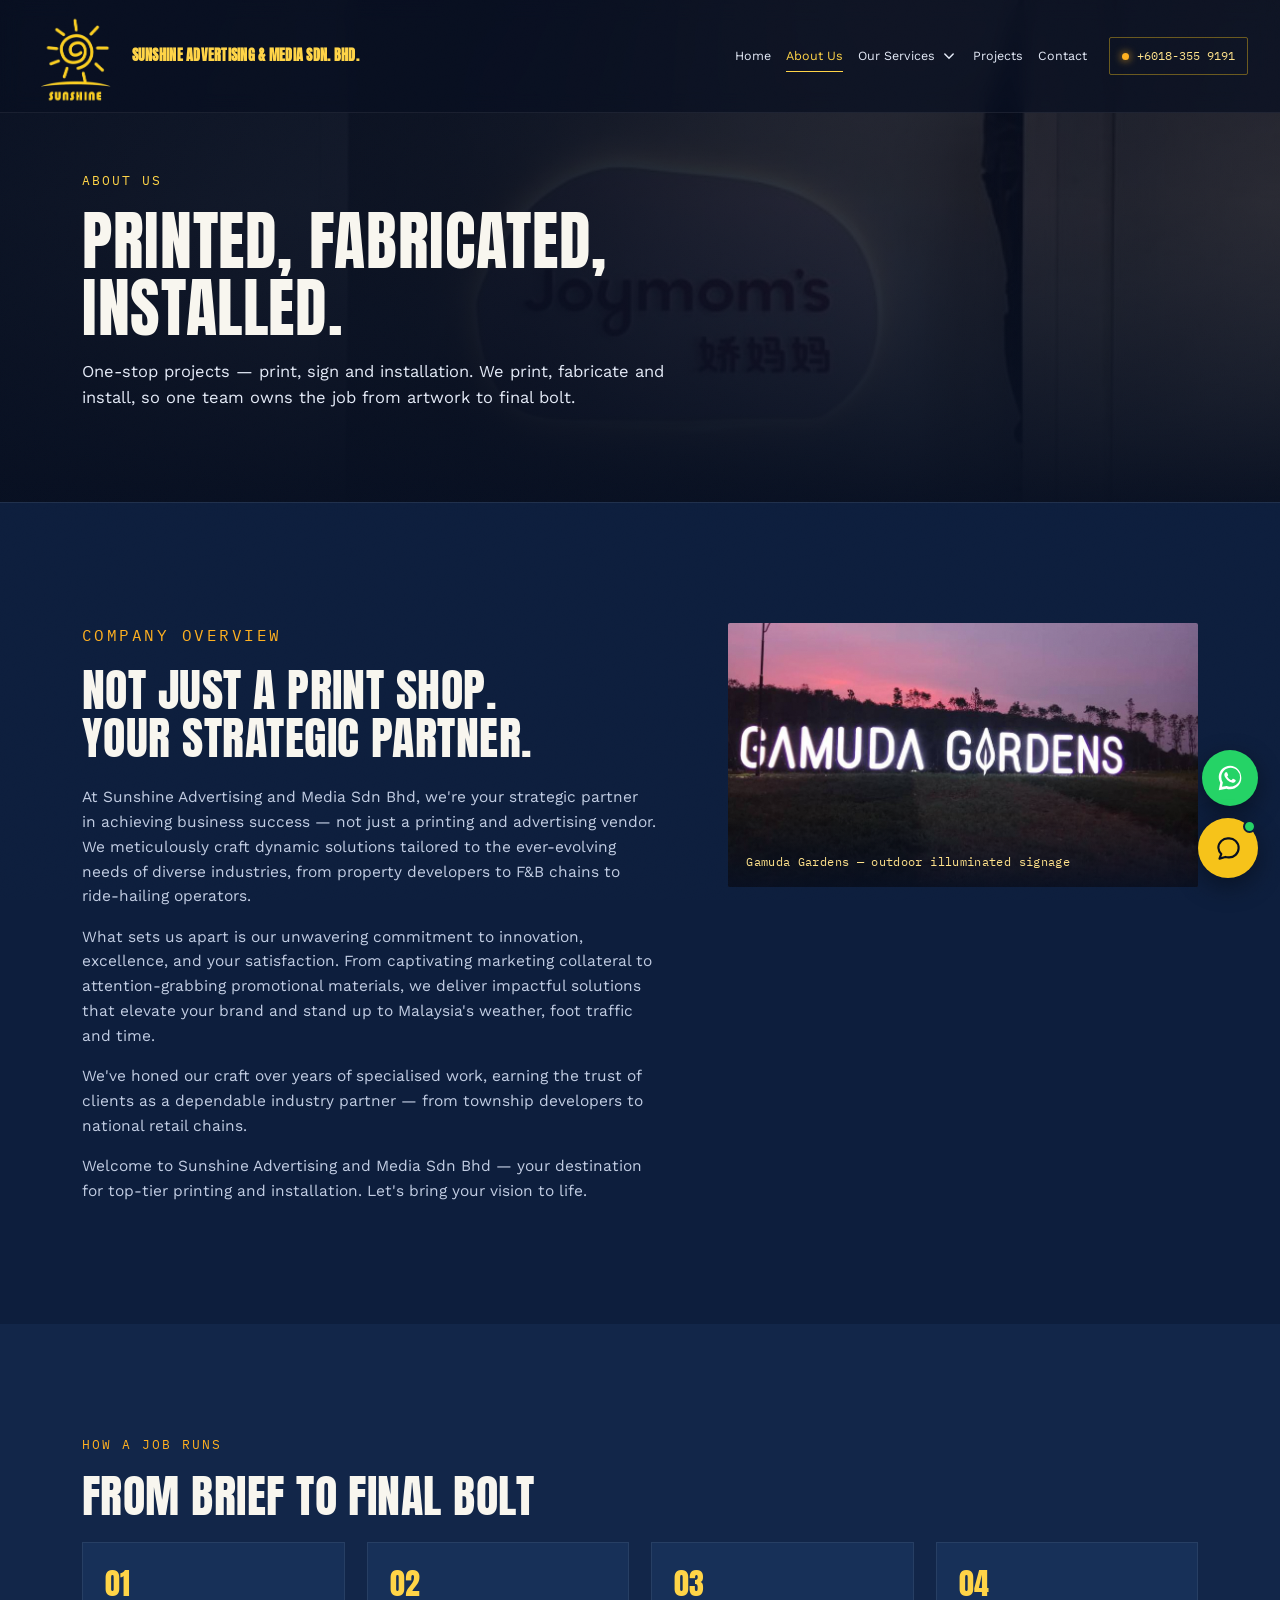
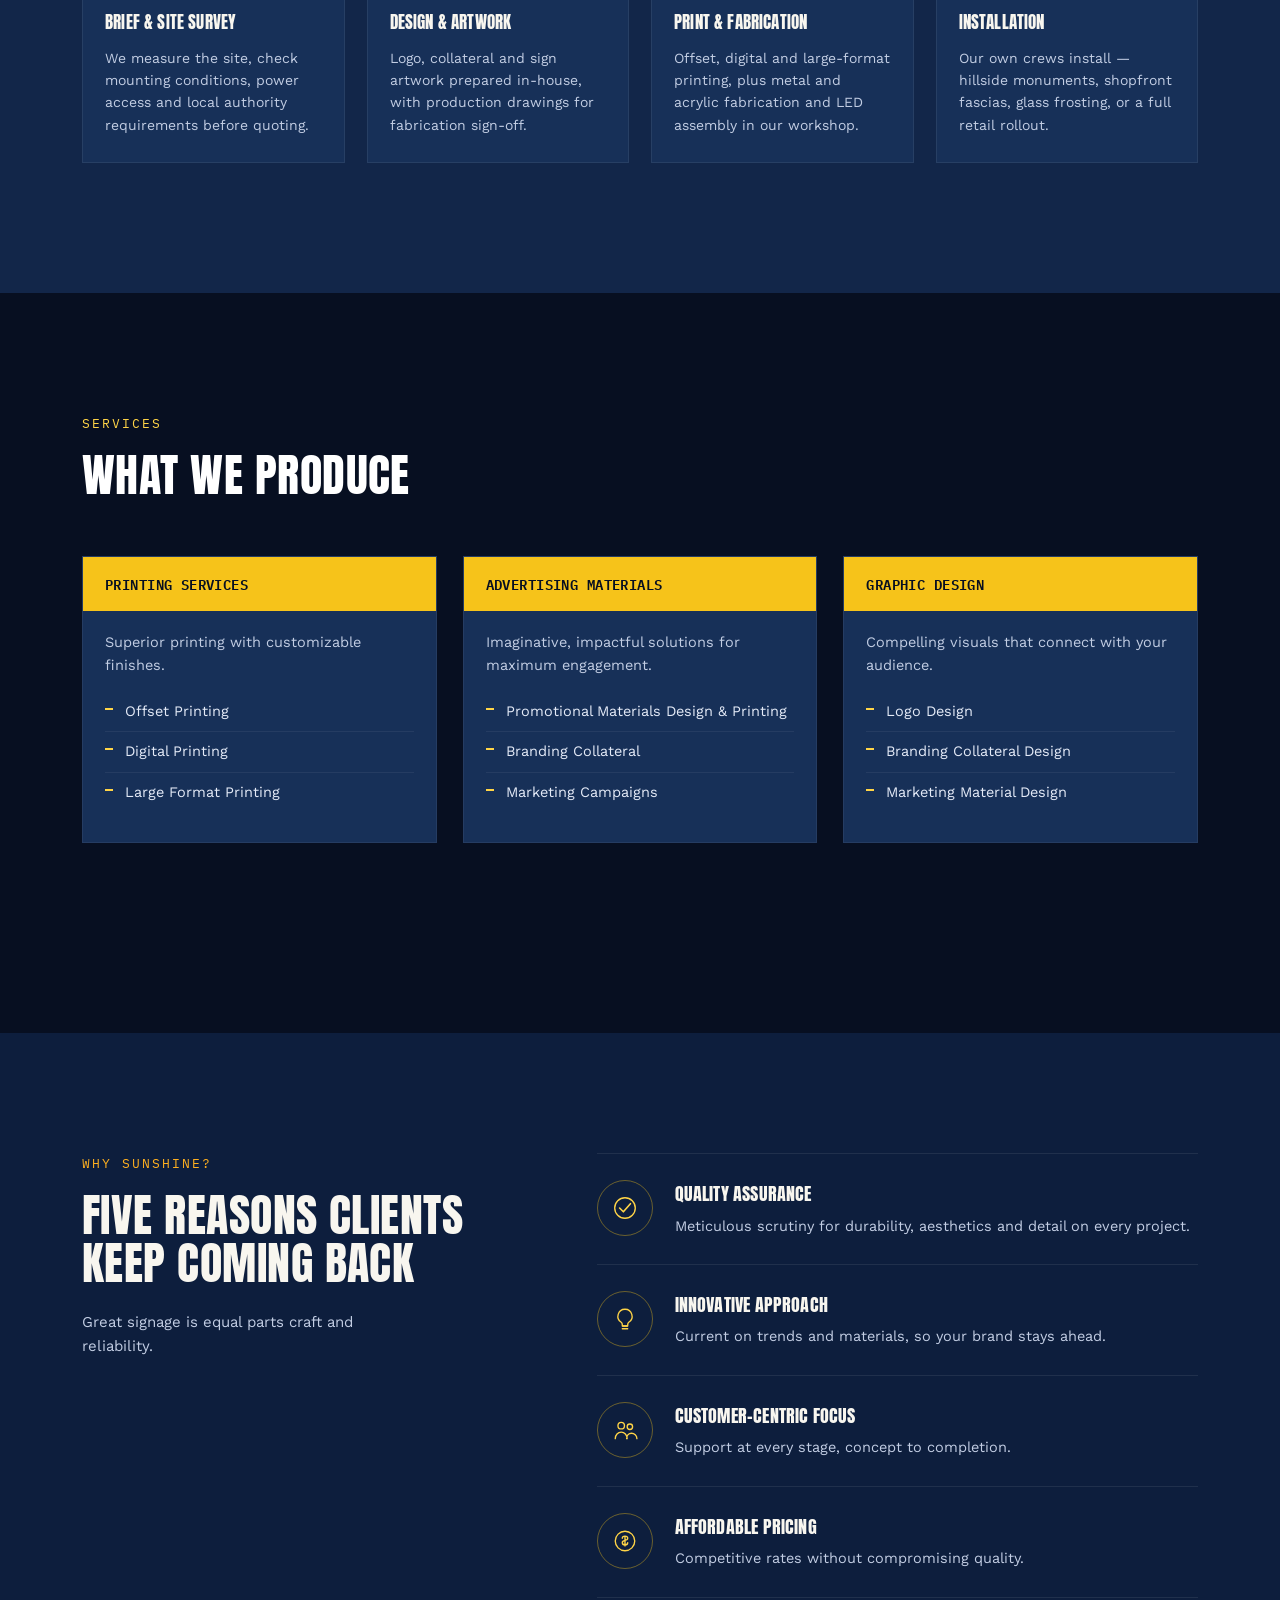
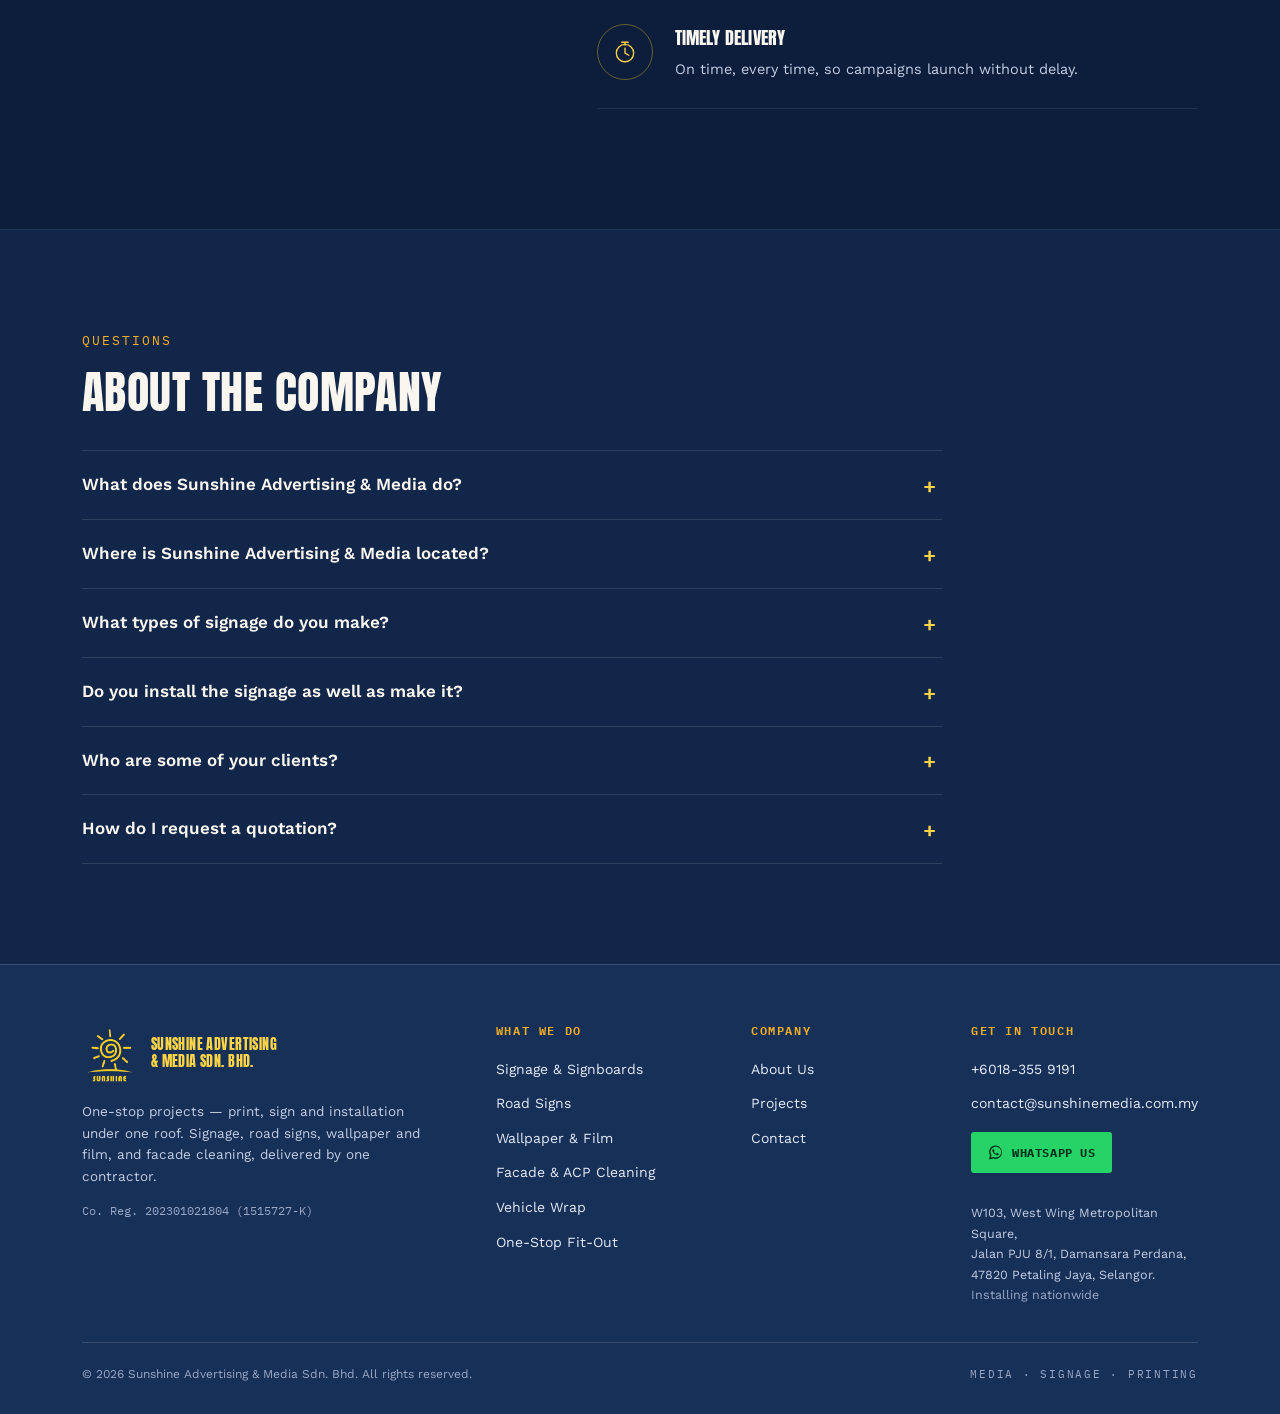
<file: about.html>
<!DOCTYPE html>
<html lang="en-MY">
<head>
<meta charset="UTF-8">
<meta name="viewport" content="width=device-width, initial-scale=1.0">
<title>About Us | Sunshine Advertising &amp; Media, Petaling Jaya</title>
<meta name="description" content="Sunshine Advertising & Media Sdn. Bhd. — signage, printing, film and facade cleaning contractor in Petaling Jaya, serving clients across Malaysia.">
<link rel="canonical" href="https://www.sunshinemedia.com.my/about.html">
<meta name="robots" content="index, follow, max-image-preview:large, max-snippet:-1">
<meta name="geo.region" content="MY-10">
<meta name="geo.placename" content="Petaling Jaya, Selangor">

<meta property="og:type" content="website">
<meta property="og:site_name" content="Sunshine Advertising & Media Sdn. Bhd.">
<meta property="og:title" content="About Us | Sunshine Advertising & Media, Petaling Jaya">
<meta property="og:description" content="Sunshine Advertising & Media Sdn. Bhd. — signage, printing, film and facade cleaning contractor in Petaling Jaya, serving clients across Malaysia.">
<meta property="og:url" content="https://www.sunshinemedia.com.my/about.html">
<meta property="og:image" content="https://www.sunshinemedia.com.my/assets/sig-gamuda-dusk.jpg">
<meta property="og:locale" content="en_MY">
<meta name="twitter:card" content="summary_large_image">
<meta name="twitter:title" content="About Us | Sunshine Advertising & Media, Petaling Jaya">
<meta name="twitter:description" content="Sunshine Advertising & Media Sdn. Bhd. — signage, printing, film and facade cleaning contractor in Petaling Jaya, serving clients across Malaysia.">
<meta name="twitter:image" content="https://www.sunshinemedia.com.my/assets/sig-gamuda-dusk.jpg">

<link rel="icon" href="assets/logo.png">
<link rel="preconnect" href="https://fonts.googleapis.com">
<link rel="preconnect" href="https://fonts.gstatic.com" crossorigin>
<link href="https://fonts.googleapis.com/css2?family=Anton&family=Work+Sans:wght@400;500;600;700;800&family=IBM+Plex+Mono:wght@400;500;600&display=swap" rel="stylesheet">
<link rel="stylesheet" href="style.css">
<script type="application/ld+json">
{
  "@context": "https://schema.org",
  "@type": [
    "LocalBusiness",
    "ProfessionalService"
  ],
  "@id": "https://www.sunshinemedia.com.my/#organization",
  "name": "Sunshine Advertising & Media Sdn. Bhd.",
  "alternateName": [
    "Sunshine Advertising & Media",
    "Sunshine Adv & Media",
    "Sunshine Signage"
  ],
  "description": "Sunshine Advertising & Media Sdn. Bhd. is a Malaysian signage, printing and branding fit-out contractor based in Petaling Jaya, Selangor. The company designs, prints, fabricates and installs signboards, illuminated and shopfront signage, road and traffic signs, wallpaper, decorative glass film, smart film (PDLC) and solar film, plus vehicle wraps, facade and ACP cleaning, and complete retail and office branding fit-outs.",
  "url": "https://www.sunshinemedia.com.my/",
  "logo": "https://www.sunshinemedia.com.my/assets/logo.png",
  "image": "https://www.sunshinemedia.com.my/assets/sig-gamuda-night.jpg",
  "telephone": "+60183559191",
  "email": "contact@sunshinemedia.com.my",
  "priceRange": "$$",
  "identifier": "202301021804 (1515727-K)",
  "address": {
    "@type": "PostalAddress",
    "streetAddress": "W103, West Wing Metropolitan Square, Jalan PJU 8/1, Damansara Perdana",
    "addressLocality": "Petaling Jaya",
    "addressRegion": "Selangor",
    "postalCode": "47820",
    "addressCountry": "MY"
  },
  "areaServed": [
    {
      "@type": "Place",
      "name": "Petaling Jaya"
    },
    {
      "@type": "Place",
      "name": "Kuala Lumpur"
    },
    {
      "@type": "Place",
      "name": "Selangor"
    },
    {
      "@type": "Place",
      "name": "Klang Valley"
    },
    {
      "@type": "Place",
      "name": "Malaysia"
    }
  ],
  "knowsAbout": [
    "Signage fabrication and installation",
    "Signboard making",
    "Illuminated and LED channel letter signage",
    "Monument and township entrance signage",
    "Shopfront and retail signage",
    "Road signs and traffic signage",
    "Statutory and reflective road signage",
    "Wallpaper supply and installation",
    "Interior woodgrain and architectural wrapping film",
    "Decorative glass film and frosting",
    "Smart film (PDLC switchable privacy glass)",
    "Solar film and window tinting",
    "Window graphics and one-way vision film",
    "Vehicle wrapping and fleet livery",
    "Large format printing",
    "Offset and digital printing",
    "Retail and office branding fit-out",
    "Renovation and interior fit-out works",
    "Partition, ceiling and flooring works",
    "Custom carpentry and joinery",
    "Painting and skim coat",
    "M&E coordination for renovation works",
    "Facade cleaning",
    "Glass panel and curtain wall washing",
    "ACP (aluminium composite panel) cleaning and restoration",
    "High-rise and rope access facade maintenance",
    "Graphic design and branding collateral"
  ],
  "slogan": "Media . Signage . Printing",
  "hasOfferCatalog": {
    "@type": "OfferCatalog",
    "name": "Signage, printing and fit-out services",
    "itemListElement": [
      {
        "@type": "Offer",
        "itemOffered": {
          "@type": "Service",
          "name": "Signage fabrication and installation"
        }
      },
      {
        "@type": "Offer",
        "itemOffered": {
          "@type": "Service",
          "name": "Signboard making"
        }
      },
      {
        "@type": "Offer",
        "itemOffered": {
          "@type": "Service",
          "name": "Illuminated and LED channel letter signage"
        }
      },
      {
        "@type": "Offer",
        "itemOffered": {
          "@type": "Service",
          "name": "Monument and township entrance signage"
        }
      },
      {
        "@type": "Offer",
        "itemOffered": {
          "@type": "Service",
          "name": "Shopfront and retail signage"
        }
      },
      {
        "@type": "Offer",
        "itemOffered": {
          "@type": "Service",
          "name": "Road signs and traffic signage"
        }
      },
      {
        "@type": "Offer",
        "itemOffered": {
          "@type": "Service",
          "name": "Statutory and reflective road signage"
        }
      },
      {
        "@type": "Offer",
        "itemOffered": {
          "@type": "Service",
          "name": "Wallpaper supply and installation"
        }
      },
      {
        "@type": "Offer",
        "itemOffered": {
          "@type": "Service",
          "name": "Interior woodgrain and architectural wrapping film"
        }
      },
      {
        "@type": "Offer",
        "itemOffered": {
          "@type": "Service",
          "name": "Decorative glass film and frosting"
        }
      },
      {
        "@type": "Offer",
        "itemOffered": {
          "@type": "Service",
          "name": "Smart film (PDLC switchable privacy glass)"
        }
      },
      {
        "@type": "Offer",
        "itemOffered": {
          "@type": "Service",
          "name": "Solar film and window tinting"
        }
      },
      {
        "@type": "Offer",
        "itemOffered": {
          "@type": "Service",
          "name": "Window graphics and one-way vision film"
        }
      },
      {
        "@type": "Offer",
        "itemOffered": {
          "@type": "Service",
          "name": "Vehicle wrapping and fleet livery"
        }
      },
      {
        "@type": "Offer",
        "itemOffered": {
          "@type": "Service",
          "name": "Large format printing"
        }
      },
      {
        "@type": "Offer",
        "itemOffered": {
          "@type": "Service",
          "name": "Offset and digital printing"
        }
      },
      {
        "@type": "Offer",
        "itemOffered": {
          "@type": "Service",
          "name": "Retail and office branding fit-out"
        }
      },
      {
        "@type": "Offer",
        "itemOffered": {
          "@type": "Service",
          "name": "Renovation and interior fit-out works"
        }
      },
      {
        "@type": "Offer",
        "itemOffered": {
          "@type": "Service",
          "name": "Partition, ceiling and flooring works"
        }
      },
      {
        "@type": "Offer",
        "itemOffered": {
          "@type": "Service",
          "name": "Custom carpentry and joinery"
        }
      },
      {
        "@type": "Offer",
        "itemOffered": {
          "@type": "Service",
          "name": "Painting and skim coat"
        }
      },
      {
        "@type": "Offer",
        "itemOffered": {
          "@type": "Service",
          "name": "M&E coordination for renovation works"
        }
      },
      {
        "@type": "Offer",
        "itemOffered": {
          "@type": "Service",
          "name": "Facade cleaning"
        }
      },
      {
        "@type": "Offer",
        "itemOffered": {
          "@type": "Service",
          "name": "Glass panel and curtain wall washing"
        }
      },
      {
        "@type": "Offer",
        "itemOffered": {
          "@type": "Service",
          "name": "ACP (aluminium composite panel) cleaning and restoration"
        }
      },
      {
        "@type": "Offer",
        "itemOffered": {
          "@type": "Service",
          "name": "High-rise and rope access facade maintenance"
        }
      },
      {
        "@type": "Offer",
        "itemOffered": {
          "@type": "Service",
          "name": "Graphic design and branding collateral"
        }
      }
    ]
  },
  "contactPoint": [
    {
      "@type": "ContactPoint",
      "telephone": "+60183559191",
      "email": "contact@sunshinemedia.com.my",
      "contactType": "sales",
      "areaServed": "MY",
      "availableLanguage": [
        "en",
        "ms",
        "zh"
      ]
    }
  ]
}
</script>
<script type="application/ld+json">
{
  "@context": "https://schema.org",
  "@type": "BreadcrumbList",
  "itemListElement": [
    {
      "@type": "ListItem",
      "position": 1,
      "name": "Home",
      "item": "https://www.sunshinemedia.com.my/"
    },
    {
      "@type": "ListItem",
      "position": 2,
      "name": "About Us",
      "item": "https://www.sunshinemedia.com.my/about.html"
    }
  ]
}
</script>
<script type="application/ld+json">
{
  "@context": "https://schema.org",
  "@type": "FAQPage",
  "mainEntity": [
    {
      "@type": "Question",
      "name": "What does Sunshine Advertising & Media do?",
      "acceptedAnswer": {
        "@type": "Answer",
        "text": "Sunshine Advertising & Media Sdn. Bhd. is a signage, printing and branding fit-out contractor based in Petaling Jaya, Selangor, Malaysia. We design, print, fabricate and install illuminated signage, shopfront and monument signs, vehicle wraps, large-format print and complete retail and office branding fit-outs."
      }
    },
    {
      "@type": "Question",
      "name": "Where is Sunshine Advertising & Media located?",
      "acceptedAnswer": {
        "@type": "Answer",
        "text": "Our office and workshop are at W103, West Wing Metropolitan Square, Jalan PJU 8/1, Damansara Perdana, 47820 Petaling Jaya, Selangor, Malaysia. We install across the Klang Valley and nationwide."
      }
    },
    {
      "@type": "Question",
      "name": "What types of signage do you make?",
      "acceptedAnswer": {
        "@type": "Answer",
        "text": "We fabricate illuminated and LED channel letters, halo-lit lettering, LED neon, monument and township entrance signs, shopfront fascias, lightboxes, projecting signs, glass frosting and wayfinding, plus reflective statutory road signage."
      }
    },
    {
      "@type": "Question",
      "name": "Do you install the signage as well as make it?",
      "acceptedAnswer": {
        "@type": "Answer",
        "text": "Yes. We handle the full chain in-house: site survey, artwork and production drawings, printing and fabrication, then installation with our own crews. One contractor owns the job from brief to final bolt."
      }
    },
    {
      "@type": "Question",
      "name": "Who are some of your clients?",
      "acceptedAnswer": {
        "@type": "Answer",
        "text": "Our portfolio includes work for property developers such as Gamuda and IJM Land, and retail and service brands including Grab, KKV, Kodak City Lens, llaollao, Joymom's and True Life Sciences."
      }
    },
    {
      "@type": "Question",
      "name": "How do I request a quotation?",
      "acceptedAnswer": {
        "@type": "Answer",
        "text": "Call +6018-355 9191 or email contact@sunshinemedia.com.my with your site location, the type of sign or wrap you need, and your deadline. We will arrange a site survey before quoting."
      }
    }
  ]
}
</script>
</head>
<body>
<div class="grain"></div>
<header class="site-nav" id="siteNav">
  <div class="nav-inner">
    <a href="index.html" class="brand">
      <img src="assets/logo.png" alt="Sunshine Advertising &amp; Media Sdn. Bhd. logo" class="brand-mark" width="100" height="100">
      <span class="brand-word">
        <strong>SUNSHINE ADVERTISING &amp; MEDIA SDN. BHD.</strong>
      </span>
    </a>
    <nav class="nav-links" id="navLinks">
      <a href="index.html">Home</a>
      <a href="about.html" class="is-active">About Us</a>
      <div class="nav-drop">
        <a href="services.html" class="nav-drop-btn">Our Services</a>
        <button type="button" class="nav-drop-toggle" aria-label="Show services" aria-expanded="false">
          <svg viewBox="0 0 12 8" aria-hidden="true"><path d="M1 1l5 5 5-5" fill="none" stroke="currentColor" stroke-width="1.8" stroke-linecap="round"/></svg>
        </button>
        <div class="nav-drop-menu">
          <a href="services.html">
            <strong>All services</strong><span>Everything we make, install and clean</span>
          </a>
          <a href="signage.html">
            <strong>Signage &amp; Signboards</strong><span>Channel letters, monument &amp; shopfront signs</span>
          </a>
          <a href="road-signs.html">
            <strong>Road Signs</strong><span>Highway gantry, statutory &amp; car park signage</span>
          </a>
          <a href="wallpaper-film.html">
            <strong>Wallpaper &amp; Film</strong><span>Wallpaper, woodgrain, glass, smart &amp; solar film</span>
          </a>
          <a href="vehicle-wrap.html">
            <strong>Vehicle Wrap</strong><span>Van, lorry &amp; fleet livery</span>
          </a>
          <a href="facade-cleaning.html">
            <strong>Facade &amp; ACP Cleaning</strong><span>Panel, glass &amp; cladding cleaning</span>
          </a>
          <a href="fit-out.html">
            <strong>Renovation &amp; Fit-Out</strong><span>Interior build, branding &amp; rollouts</span>
          </a>
        </div>
      </div>
      <a href="projects.html">Projects</a>
      <a href="contact.html">Contact</a>
    </nav>
    <a href="tel:+60183559191" class="nav-cta"><span class="dot"></span> +6018-355 9191</a>
    <button class="nav-toggle" id="navToggle" aria-label="Toggle menu"><span></span><span></span><span></span></button>
  </div>
</header>
<main>
<section class="page-hero">
  <div class="page-hero-bg"><img src="assets/fit-joymoms-halo.jpg" alt="" aria-hidden="true"><div class="page-hero-scrim"></div></div>
  <div class="wrap page-hero-inner">
    <p class="eyebrow eyebrow-light">About Us</p>
    <h1>Printed, fabricated,<br>installed.</h1>
    <p class="page-hero-sub">One-stop projects &mdash; print, sign and installation. We print, fabricate and install, so one team owns the job from artwork to final bolt.</p>
  </div>
</section>
<section class="about">
  <div class="wrap about-grid">
    <div class="about-copy">
      <p class="eyebrow">Company overview</p>
      <h2 class="section-title">Not just a print shop.<br>Your strategic partner.</h2>
      <p>At Sunshine Advertising and Media Sdn Bhd, we're your strategic partner in achieving business success &mdash; not just a printing and advertising vendor. We meticulously craft dynamic solutions tailored to the ever-evolving needs of diverse industries, from property developers to F&amp;B chains to ride-hailing operators.</p>
      <p>What sets us apart is our unwavering commitment to innovation, excellence, and your satisfaction. From captivating marketing collateral to attention-grabbing promotional materials, we deliver impactful solutions that elevate your brand and stand up to Malaysia's weather, foot traffic and time.</p>
      <p>We've honed our craft over years of specialised work, earning the trust of clients as a dependable industry partner &mdash; from township developers to national retail chains.</p>
      <p>Welcome to Sunshine Advertising and Media Sdn Bhd &mdash; your destination for top-tier printing and installation. Let's bring your vision to life.</p>
    </div>
    <div class="about-figure">
      <img src="assets/sig-gamuda-dusk.jpg" alt="Backlit signage at dusk" loading="lazy">
      <div class="about-figure-tag">Gamuda Gardens &mdash; outdoor illuminated signage</div>
    </div>
  </div>
</section>

<section class="services">
  <div class="wrap">
    <p class="eyebrow">How a job runs</p>
    <h2 class="section-title">From brief to final bolt</h2>
    <div class="step-grid">
      <div class="step"><span class="step-n">01</span><h3>Brief &amp; site survey</h3><p>We measure the site, check mounting conditions, power access and local authority requirements before quoting.</p></div>
      <div class="step"><span class="step-n">02</span><h3>Design &amp; artwork</h3><p>Logo, collateral and sign artwork prepared in-house, with production drawings for fabrication sign-off.</p></div>
      <div class="step"><span class="step-n">03</span><h3>Print &amp; fabrication</h3><p>Offset, digital and large-format printing, plus metal and acrylic fabrication and LED assembly in our workshop.</p></div>
      <div class="step"><span class="step-n">04</span><h3>Installation</h3><p>Our own crews install &mdash; hillside monuments, shopfront fascias, glass frosting, or a full retail rollout.</p></div>
    </div>
  </div>
</section>

<section class="work">
  <div class="work-head">
    <p class="eyebrow eyebrow-light">Services</p>
    <h2 class="section-title light">What we produce</h2>
  </div>
  <div class="wrap">
    <div class="service-grid">
      <article class="service-card">
        <div class="service-bar">Printing Services</div>
        <p class="service-desc">Superior printing with customizable finishes.</p>
        <ul><li>Offset Printing</li><li>Digital Printing</li><li>Large Format Printing</li></ul>
      </article>
      <article class="service-card">
        <div class="service-bar">Advertising Materials</div>
        <p class="service-desc">Imaginative, impactful solutions for maximum engagement.</p>
        <ul><li>Promotional Materials Design &amp; Printing</li><li>Branding Collateral</li><li>Marketing Campaigns</li></ul>
      </article>
      <article class="service-card">
        <div class="service-bar">Graphic Design</div>
        <p class="service-desc">Compelling visuals that connect with your audience.</p>
        <ul><li>Logo Design</li><li>Branding Collateral Design</li><li>Marketing Material Design</li></ul>
      </article>
    </div>
  </div>
</section>

<section class="why">
  <div class="wrap why-grid">
    <div class="why-intro">
      <p class="eyebrow">Why Sunshine?</p>
      <h2 class="section-title">Five reasons clients<br>keep coming back</h2>
      <p class="why-lede">Great signage is equal parts craft and reliability.</p>
    </div>
    <div class="why-list">
      <div class="why-item"><span class="why-icon"><svg viewBox="0 0 48 48"><path d="M14 24l7 7 13-15" fill="none" stroke="currentColor" stroke-width="3" stroke-linecap="round" stroke-linejoin="round"/><circle cx="24" cy="24" r="19" fill="none" stroke="currentColor" stroke-width="2.5"/></svg></span><div><h3>Quality Assurance</h3><p>Meticulous scrutiny for durability, aesthetics and detail on every project.</p></div></div>
      <div class="why-item"><span class="why-icon"><svg viewBox="0 0 48 48"><path d="M24 6a13 13 0 00-7 24c1.5 1.2 2 2.6 2 4.5V37h10v-2.5c0-1.9.5-3.3 2-4.5A13 13 0 0024 6z" fill="none" stroke="currentColor" stroke-width="2.5" stroke-linejoin="round"/><path d="M19 42h10M20 37h8" fill="none" stroke="currentColor" stroke-width="2.5" stroke-linecap="round"/></svg></span><div><h3>Innovative Approach</h3><p>Current on trends and materials, so your brand stays ahead.</p></div></div>
      <div class="why-item"><span class="why-icon"><svg viewBox="0 0 48 48"><circle cx="17" cy="16" r="6" fill="none" stroke="currentColor" stroke-width="2.5"/><circle cx="33" cy="18" r="5" fill="none" stroke="currentColor" stroke-width="2.5"/><path d="M6 40c0-7 5-12 11-12s11 5 11 12M27 40c0-6 4-10 9-10s10 4 10 10" fill="none" stroke="currentColor" stroke-width="2.5" stroke-linecap="round"/></svg></span><div><h3>Customer-Centric Focus</h3><p>Support at every stage, concept to completion.</p></div></div>
      <div class="why-item"><span class="why-icon"><svg viewBox="0 0 48 48"><circle cx="24" cy="24" r="18" fill="none" stroke="currentColor" stroke-width="2.5"/><path d="M24 15v18M19 19c0-2.5 2.2-4 5-4s5 1.7 5 4-2 3.3-5 4-5 1.7-5 4 2.2 4 5 4 5-1.5 5-4" fill="none" stroke="currentColor" stroke-width="2.5" stroke-linecap="round"/></svg></span><div><h3>Affordable Pricing</h3><p>Competitive rates without compromising quality.</p></div></div>
      <div class="why-item"><span class="why-icon"><svg viewBox="0 0 48 48"><circle cx="24" cy="26" r="16" fill="none" stroke="currentColor" stroke-width="2.5"/><path d="M24 17v9l7 4" fill="none" stroke="currentColor" stroke-width="2.5" stroke-linecap="round" stroke-linejoin="round"/><path d="M18 6h12M24 6v5" fill="none" stroke="currentColor" stroke-width="2.5" stroke-linecap="round"/></svg></span><div><h3>Timely Delivery</h3><p>On time, every time, so campaigns launch without delay.</p></div></div>
    </div>
  </div>
</section><section class="faq-section">
  <div class="wrap">
    <p class="eyebrow">Questions</p>
    <h2 class="section-title">About the company</h2>
    <div class="faq-list">
      <details class="faq-item">
        <summary>What does Sunshine Advertising & Media do?</summary>
        <p>Sunshine Advertising & Media Sdn. Bhd. is a signage, printing and branding fit-out contractor based in Petaling Jaya, Selangor, Malaysia. We design, print, fabricate and install illuminated signage, shopfront and monument signs, vehicle wraps, large-format print and complete retail and office branding fit-outs.</p>
      </details>
      <details class="faq-item">
        <summary>Where is Sunshine Advertising & Media located?</summary>
        <p>Our office and workshop are at W103, West Wing Metropolitan Square, Jalan PJU 8/1, Damansara Perdana, 47820 Petaling Jaya, Selangor, Malaysia. We install across the Klang Valley and nationwide.</p>
      </details>
      <details class="faq-item">
        <summary>What types of signage do you make?</summary>
        <p>We fabricate illuminated and LED channel letters, halo-lit lettering, LED neon, monument and township entrance signs, shopfront fascias, lightboxes, projecting signs, glass frosting and wayfinding, plus reflective statutory road signage.</p>
      </details>
      <details class="faq-item">
        <summary>Do you install the signage as well as make it?</summary>
        <p>Yes. We handle the full chain in-house: site survey, artwork and production drawings, printing and fabrication, then installation with our own crews. One contractor owns the job from brief to final bolt.</p>
      </details>
      <details class="faq-item">
        <summary>Who are some of your clients?</summary>
        <p>Our portfolio includes work for property developers such as Gamuda and IJM Land, and retail and service brands including Grab, KKV, Kodak City Lens, llaollao, Joymom's and True Life Sciences.</p>
      </details>
      <details class="faq-item">
        <summary>How do I request a quotation?</summary>
        <p>Call +6018-355 9191 or email contact@sunshinemedia.com.my with your site location, the type of sign or wrap you need, and your deadline. We will arrange a site survey before quoting.</p>
      </details>
    </div>
  </div>
</section>
</main>
<footer class="site-footer" id="site-footer">
  <div class="wrap">
    <div class="footer-grid">

      <div class="footer-col footer-brand-col">
        <a href="index.html" class="footer-logo">
          <img src="assets/logo.png" alt="Sunshine Advertising &amp; Media Sdn. Bhd." width="64" height="64">
          <span>SUNSHINE ADVERTISING<br>&amp; MEDIA SDN. BHD.</span>
        </a>
        <p class="footer-blurb">One-stop projects &mdash; print, sign and installation under one roof. Signage, road signs, wallpaper and film, and facade cleaning, delivered by one contractor.</p>
        <p class="footer-regno">Co. Reg. 202301021804 (1515727-K)</p>
      </div>

      <div class="footer-col">
        <h4><a href="services.html">What we do</a></h4>
        <ul>
          <li><a href="signage.html">Signage &amp; Signboards</a></li>
          <li><a href="road-signs.html">Road Signs</a></li>
          <li><a href="wallpaper-film.html">Wallpaper &amp; Film</a></li>
          <li><a href="facade-cleaning.html">Facade &amp; ACP Cleaning</a></li>
          <li><a href="vehicle-wrap.html">Vehicle Wrap</a></li>
          <li><a href="fit-out.html">One-Stop Fit-Out</a></li>
        </ul>
      </div>

      <div class="footer-col">
        <h4>Company</h4>
        <ul>
          <li><a href="about.html">About Us</a></li>
          <li><a href="projects.html">Projects</a></li>
          <li><a href="contact.html">Contact</a></li>
        </ul>
      </div>

      <div class="footer-col footer-reach">
        <h4>Get in touch</h4>
        <ul class="footer-contact-list">
          <li><a href="tel:+60183559191">+6018-355 9191</a></li>
          <li><a href="mailto:contact@sunshinemedia.com.my">contact@sunshinemedia.com.my</a></li>
        </ul>
        <a class="footer-wa" href="https://wa.me/60183559191?text=Hi%20Sunshine%2C%20I%27d%20like%20to%20enquire%20about%20" target="_blank" rel="noopener">
          <svg viewBox="0 0 32 32" aria-hidden="true"><path fill="currentColor" d="M16.04 3C9.4 3 4 8.4 4 15.04c0 2.12.55 4.19 1.6 6.02L4 29l8.13-1.55a12 12 0 0 0 3.9.65h.01C22.68 28.1 28.08 22.7 28.08 16.06 28.08 8.4 22.68 3 16.04 3zm0 22.28h-.01c-1.2 0-2.38-.24-3.48-.72l-.25-.1-4.82.92.92-4.7-.16-.26a9.9 9.9 0 0 1-1.52-5.28c0-5.5 4.48-9.98 10-9.98 2.66 0 5.16 1.04 7.04 2.92a9.9 9.9 0 0 1 2.92 7.06c0 5.5-4.48 9.98-9.98 9.98zm5.48-7.47c-.3-.15-1.77-.87-2.04-.97-.28-.1-.48-.15-.68.15s-.78.97-.95 1.17c-.18.2-.35.22-.65.07-.3-.15-1.27-.47-2.41-1.49-.9-.79-1.5-1.77-1.67-2.07-.18-.3-.02-.46.13-.61.13-.14.3-.35.45-.53.15-.18.2-.3.3-.5.1-.2.05-.38-.02-.53-.08-.15-.68-1.63-.93-2.23-.24-.58-.49-.5-.68-.51h-.58c-.2 0-.53.08-.8.38-.28.3-1.05 1.03-1.05 2.5 0 1.48 1.07 2.9 1.22 3.1.15.2 2.1 3.2 5.1 4.49.71.3 1.27.49 1.7.63.71.23 1.36.2 1.88.12.57-.09 1.77-.72 2.02-1.42.25-.7.25-1.3.17-1.42-.07-.13-.27-.2-.57-.35z"/></svg>
          WhatsApp us
        </a>
        <address class="footer-loc">W103, West Wing Metropolitan Square,<br>Jalan PJU 8/1, Damansara Perdana,<br>47820 Petaling Jaya, Selangor.<br><span>Installing nationwide</span></address>
      </div>

    </div>

    <div class="footer-bottom">
      <p class="footer-copy">&copy; <span id="year"></span> Sunshine Advertising &amp; Media Sdn. Bhd. All rights reserved.</p>
      <p class="footer-tag">media &middot; signage &middot; printing</p>
    </div>
  </div>
</footer>


<a class="wa-float" href="https://wa.me/60183559191?text=Hi%20Sunshine%2C%20I%27d%20like%20to%20enquire%20about%20" target="_blank" rel="noopener" aria-label="Chat with us on WhatsApp">
  <svg viewBox="0 0 32 32" aria-hidden="true"><path fill="currentColor" d="M16.04 3C9.4 3 4 8.4 4 15.04c0 2.12.55 4.19 1.6 6.02L4 29l8.13-1.55a12 12 0 0 0 3.9.65h.01C22.68 28.1 28.08 22.7 28.08 16.06 28.08 8.4 22.68 3 16.04 3zm0 22.28h-.01c-1.2 0-2.38-.24-3.48-.72l-.25-.1-4.82.92.92-4.7-.16-.26a9.9 9.9 0 0 1-1.52-5.28c0-5.5 4.48-9.98 10-9.98 2.66 0 5.16 1.04 7.04 2.92a9.9 9.9 0 0 1 2.92 7.06c0 5.5-4.48 9.98-9.98 9.98zm5.48-7.47c-.3-.15-1.77-.87-2.04-.97-.28-.1-.48-.15-.68.15s-.78.97-.95 1.17c-.18.2-.35.22-.65.07-.3-.15-1.27-.47-2.41-1.49-.9-.79-1.5-1.77-1.67-2.07-.18-.3-.02-.46.13-.61.13-.14.3-.35.45-.53.15-.18.2-.3.3-.5.1-.2.05-.38-.02-.53-.08-.15-.68-1.63-.93-2.23-.24-.58-.49-.5-.68-.51h-.58c-.2 0-.53.08-.8.38-.28.3-1.05 1.03-1.05 2.5 0 1.48 1.07 2.9 1.22 3.1.15.2 2.1 3.2 5.1 4.49.71.3 1.27.49 1.7.63.71.23 1.36.2 1.88.12.57-.09 1.77-.72 2.02-1.42.25-.7.25-1.3.17-1.42-.07-.13-.27-.2-.57-.35z"/></svg>
  <span class="wa-float-label">WhatsApp us</span>
</a>

<script src="chat-kb.js"></script>
<script src="script.js"></script>
<script src="chat.js"></script>
</body>
</html>
</file>
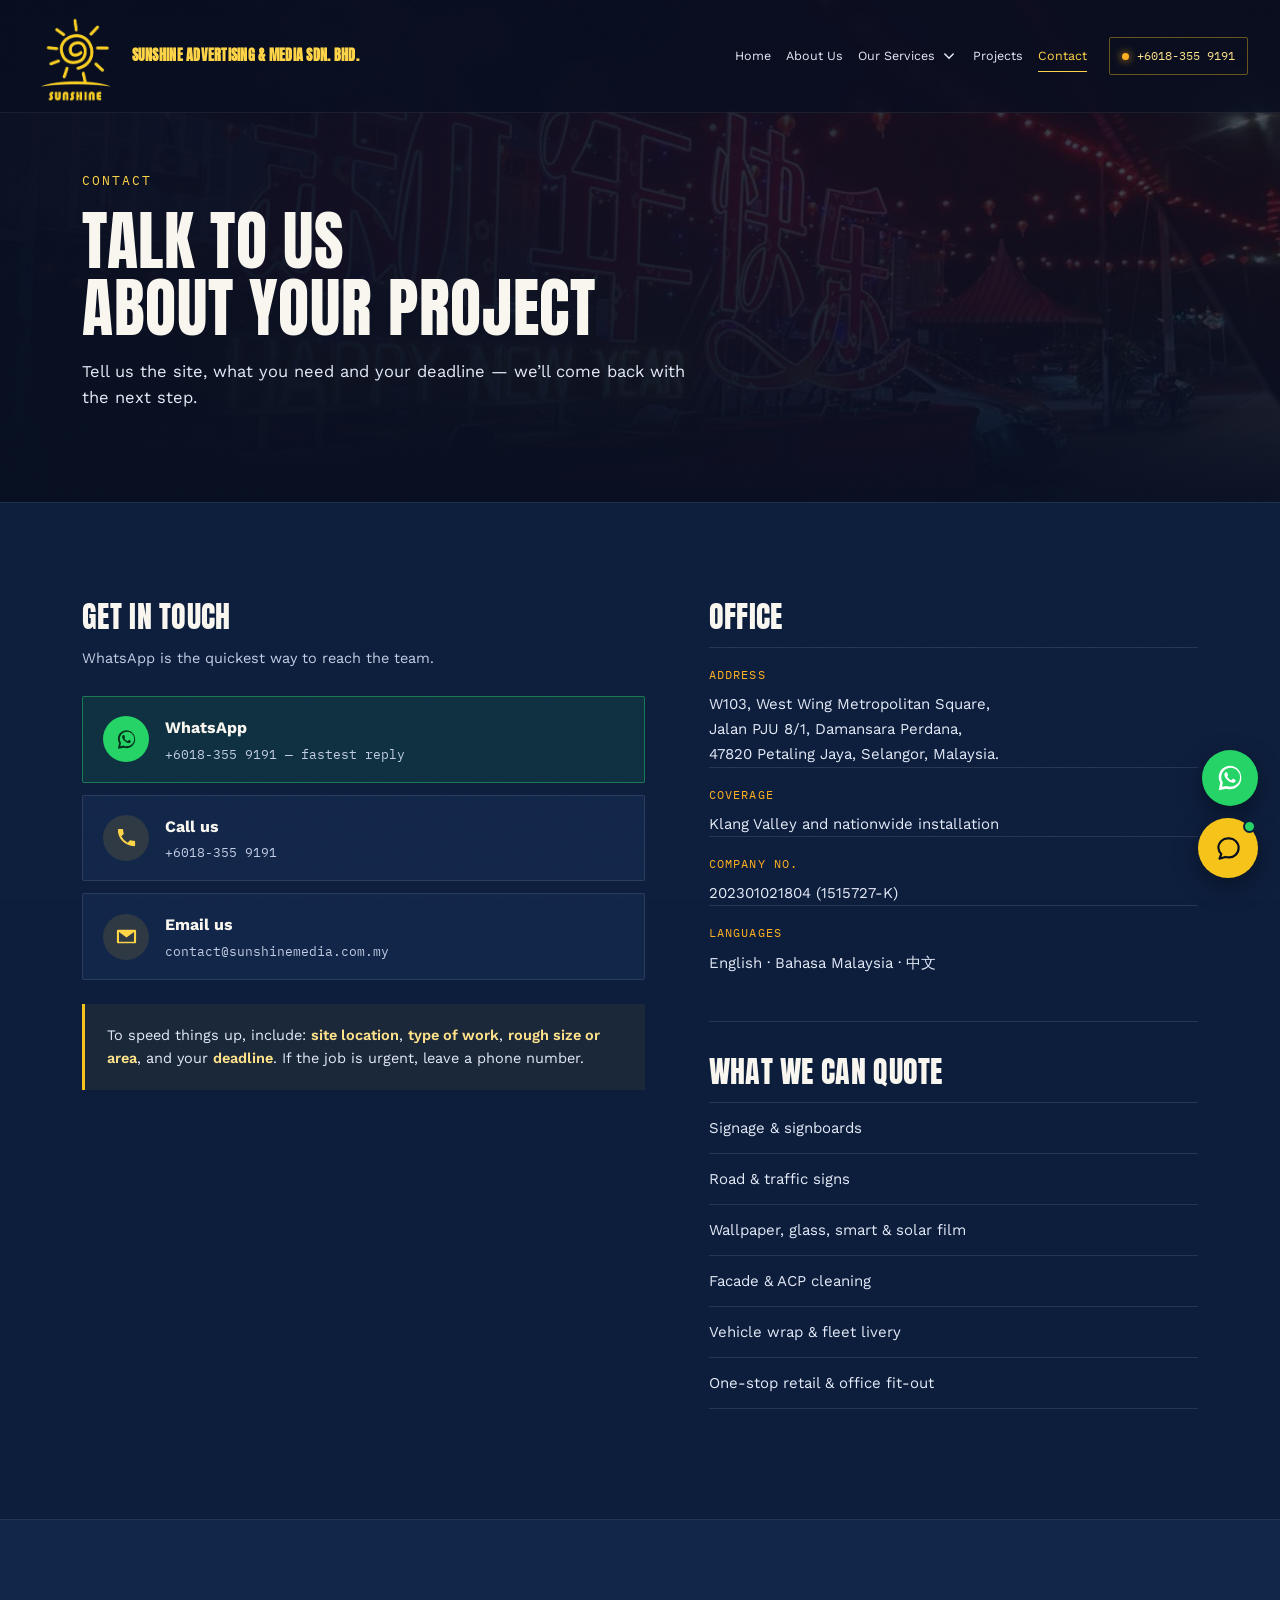
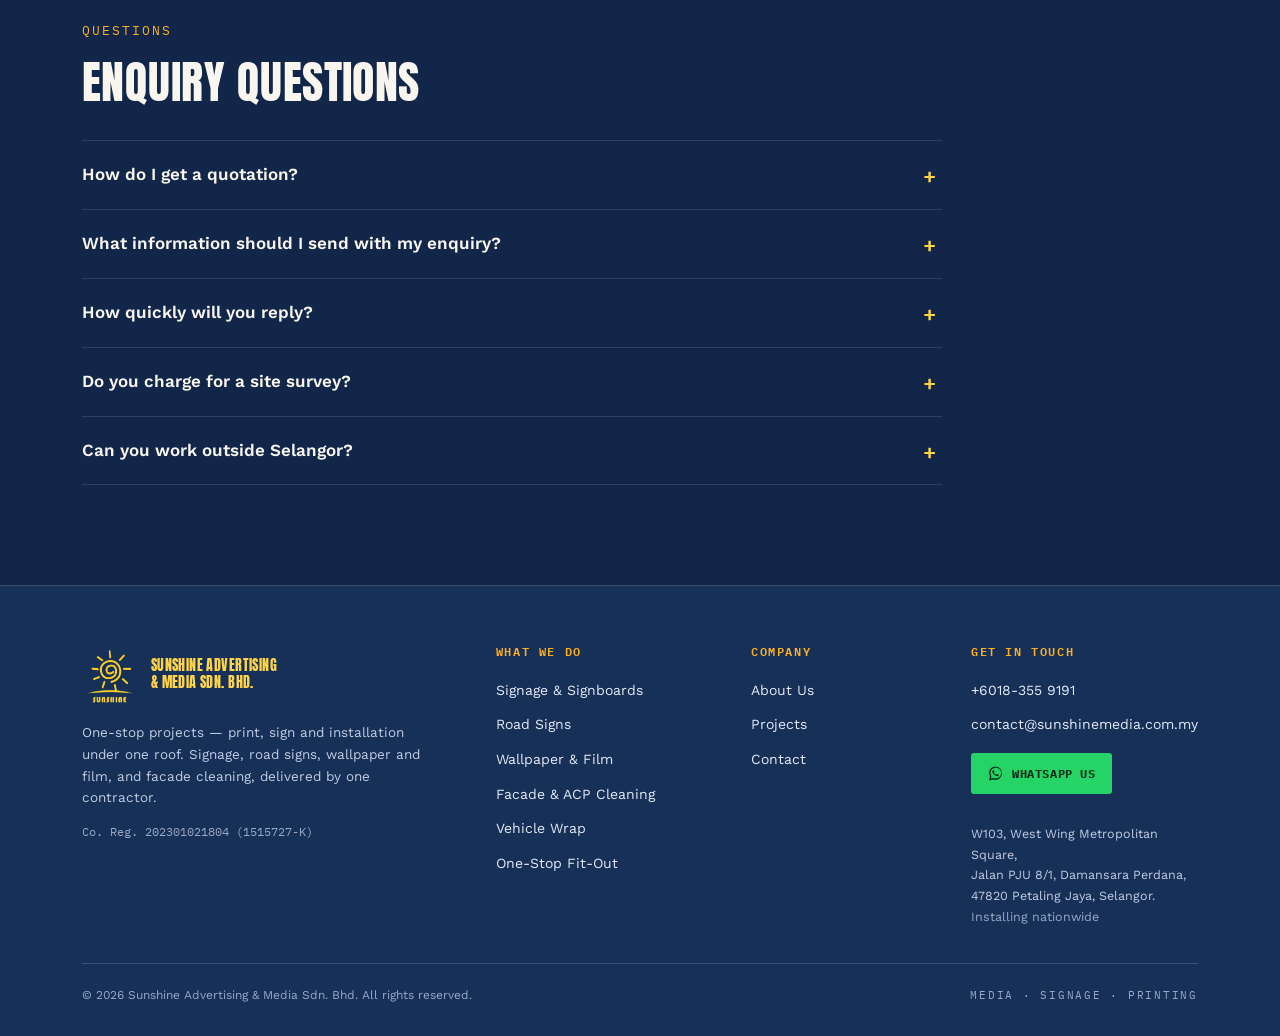
<file: contact.html>
<!DOCTYPE html>
<html lang="en-MY">
<head>
<meta charset="UTF-8">
<meta name="viewport" content="width=device-width, initial-scale=1.0">
<title>Contact Us | Sunshine Advertising &amp; Media, Petaling Jaya</title>
<meta name="description" content="Contact Sunshine Advertising & Media Sdn. Bhd. in Petaling Jaya — WhatsApp, call or email for signage, road signs, film, vehicle wrap and facade cleaning quotes.">
<link rel="canonical" href="https://www.sunshinemedia.com.my/contact.html">
<meta name="robots" content="index, follow, max-image-preview:large, max-snippet:-1">
<meta name="geo.region" content="MY-10">
<meta name="geo.placename" content="Petaling Jaya, Selangor">

<meta property="og:type" content="website">
<meta property="og:site_name" content="Sunshine Advertising & Media Sdn. Bhd.">
<meta property="og:title" content="Contact Us | Sunshine Advertising & Media, Petaling Jaya">
<meta property="og:description" content="Contact Sunshine Advertising & Media Sdn. Bhd. in Petaling Jaya — WhatsApp, call or email for signage, road signs, film, vehicle wrap and facade cleaning quotes.">
<meta property="og:url" content="https://www.sunshinemedia.com.my/contact.html">
<meta property="og:image" content="https://www.sunshinemedia.com.my/assets/sig-gamuda-night.jpg">
<meta property="og:locale" content="en_MY">
<meta name="twitter:card" content="summary_large_image">
<meta name="twitter:title" content="Contact Us | Sunshine Advertising & Media, Petaling Jaya">
<meta name="twitter:description" content="Contact Sunshine Advertising & Media Sdn. Bhd. in Petaling Jaya — WhatsApp, call or email for signage, road signs, film, vehicle wrap and facade cleaning quotes.">
<meta name="twitter:image" content="https://www.sunshinemedia.com.my/assets/sig-gamuda-night.jpg">

<link rel="icon" href="assets/logo.png">
<link rel="preconnect" href="https://fonts.googleapis.com">
<link rel="preconnect" href="https://fonts.gstatic.com" crossorigin>
<link href="https://fonts.googleapis.com/css2?family=Anton&family=Work+Sans:wght@400;500;600;700;800&family=IBM+Plex+Mono:wght@400;500;600&display=swap" rel="stylesheet">
<link rel="stylesheet" href="style.css">
<script type="application/ld+json">
{
  "@context": "https://schema.org",
  "@type": [
    "LocalBusiness",
    "ProfessionalService"
  ],
  "@id": "https://www.sunshinemedia.com.my/#organization",
  "name": "Sunshine Advertising & Media Sdn. Bhd.",
  "alternateName": [
    "Sunshine Advertising & Media",
    "Sunshine Adv & Media",
    "Sunshine Signage"
  ],
  "description": "Sunshine Advertising & Media Sdn. Bhd. is a Malaysian signage, printing and branding fit-out contractor based in Petaling Jaya, Selangor. The company designs, prints, fabricates and installs signboards, illuminated and shopfront signage, road and traffic signs, wallpaper, decorative glass film, smart film (PDLC) and solar film, plus vehicle wraps, facade and ACP cleaning, and complete retail and office branding fit-outs.",
  "url": "https://www.sunshinemedia.com.my/",
  "logo": "https://www.sunshinemedia.com.my/assets/logo.png",
  "image": "https://www.sunshinemedia.com.my/assets/sig-gamuda-night.jpg",
  "telephone": "+60183559191",
  "email": "contact@sunshinemedia.com.my",
  "priceRange": "$$",
  "identifier": "202301021804 (1515727-K)",
  "address": {
    "@type": "PostalAddress",
    "streetAddress": "W103, West Wing Metropolitan Square, Jalan PJU 8/1, Damansara Perdana",
    "addressLocality": "Petaling Jaya",
    "addressRegion": "Selangor",
    "postalCode": "47820",
    "addressCountry": "MY"
  },
  "areaServed": [
    {
      "@type": "Place",
      "name": "Petaling Jaya"
    },
    {
      "@type": "Place",
      "name": "Kuala Lumpur"
    },
    {
      "@type": "Place",
      "name": "Selangor"
    },
    {
      "@type": "Place",
      "name": "Klang Valley"
    },
    {
      "@type": "Place",
      "name": "Malaysia"
    }
  ],
  "knowsAbout": [
    "Signage fabrication and installation",
    "Signboard making",
    "Illuminated and LED channel letter signage",
    "Monument and township entrance signage",
    "Shopfront and retail signage",
    "Road signs and traffic signage",
    "Statutory and reflective road signage",
    "Wallpaper supply and installation",
    "Interior woodgrain and architectural wrapping film",
    "Decorative glass film and frosting",
    "Smart film (PDLC switchable privacy glass)",
    "Solar film and window tinting",
    "Window graphics and one-way vision film",
    "Vehicle wrapping and fleet livery",
    "Large format printing",
    "Offset and digital printing",
    "Retail and office branding fit-out",
    "Renovation and interior fit-out works",
    "Partition, ceiling and flooring works",
    "Custom carpentry and joinery",
    "Painting and skim coat",
    "M&E coordination for renovation works",
    "Facade cleaning",
    "Glass panel and curtain wall washing",
    "ACP (aluminium composite panel) cleaning and restoration",
    "High-rise and rope access facade maintenance",
    "Graphic design and branding collateral"
  ],
  "slogan": "Media . Signage . Printing",
  "hasOfferCatalog": {
    "@type": "OfferCatalog",
    "name": "Signage, printing and fit-out services",
    "itemListElement": [
      {
        "@type": "Offer",
        "itemOffered": {
          "@type": "Service",
          "name": "Signage fabrication and installation"
        }
      },
      {
        "@type": "Offer",
        "itemOffered": {
          "@type": "Service",
          "name": "Signboard making"
        }
      },
      {
        "@type": "Offer",
        "itemOffered": {
          "@type": "Service",
          "name": "Illuminated and LED channel letter signage"
        }
      },
      {
        "@type": "Offer",
        "itemOffered": {
          "@type": "Service",
          "name": "Monument and township entrance signage"
        }
      },
      {
        "@type": "Offer",
        "itemOffered": {
          "@type": "Service",
          "name": "Shopfront and retail signage"
        }
      },
      {
        "@type": "Offer",
        "itemOffered": {
          "@type": "Service",
          "name": "Road signs and traffic signage"
        }
      },
      {
        "@type": "Offer",
        "itemOffered": {
          "@type": "Service",
          "name": "Statutory and reflective road signage"
        }
      },
      {
        "@type": "Offer",
        "itemOffered": {
          "@type": "Service",
          "name": "Wallpaper supply and installation"
        }
      },
      {
        "@type": "Offer",
        "itemOffered": {
          "@type": "Service",
          "name": "Interior woodgrain and architectural wrapping film"
        }
      },
      {
        "@type": "Offer",
        "itemOffered": {
          "@type": "Service",
          "name": "Decorative glass film and frosting"
        }
      },
      {
        "@type": "Offer",
        "itemOffered": {
          "@type": "Service",
          "name": "Smart film (PDLC switchable privacy glass)"
        }
      },
      {
        "@type": "Offer",
        "itemOffered": {
          "@type": "Service",
          "name": "Solar film and window tinting"
        }
      },
      {
        "@type": "Offer",
        "itemOffered": {
          "@type": "Service",
          "name": "Window graphics and one-way vision film"
        }
      },
      {
        "@type": "Offer",
        "itemOffered": {
          "@type": "Service",
          "name": "Vehicle wrapping and fleet livery"
        }
      },
      {
        "@type": "Offer",
        "itemOffered": {
          "@type": "Service",
          "name": "Large format printing"
        }
      },
      {
        "@type": "Offer",
        "itemOffered": {
          "@type": "Service",
          "name": "Offset and digital printing"
        }
      },
      {
        "@type": "Offer",
        "itemOffered": {
          "@type": "Service",
          "name": "Retail and office branding fit-out"
        }
      },
      {
        "@type": "Offer",
        "itemOffered": {
          "@type": "Service",
          "name": "Renovation and interior fit-out works"
        }
      },
      {
        "@type": "Offer",
        "itemOffered": {
          "@type": "Service",
          "name": "Partition, ceiling and flooring works"
        }
      },
      {
        "@type": "Offer",
        "itemOffered": {
          "@type": "Service",
          "name": "Custom carpentry and joinery"
        }
      },
      {
        "@type": "Offer",
        "itemOffered": {
          "@type": "Service",
          "name": "Painting and skim coat"
        }
      },
      {
        "@type": "Offer",
        "itemOffered": {
          "@type": "Service",
          "name": "M&E coordination for renovation works"
        }
      },
      {
        "@type": "Offer",
        "itemOffered": {
          "@type": "Service",
          "name": "Facade cleaning"
        }
      },
      {
        "@type": "Offer",
        "itemOffered": {
          "@type": "Service",
          "name": "Glass panel and curtain wall washing"
        }
      },
      {
        "@type": "Offer",
        "itemOffered": {
          "@type": "Service",
          "name": "ACP (aluminium composite panel) cleaning and restoration"
        }
      },
      {
        "@type": "Offer",
        "itemOffered": {
          "@type": "Service",
          "name": "High-rise and rope access facade maintenance"
        }
      },
      {
        "@type": "Offer",
        "itemOffered": {
          "@type": "Service",
          "name": "Graphic design and branding collateral"
        }
      }
    ]
  },
  "contactPoint": [
    {
      "@type": "ContactPoint",
      "telephone": "+60183559191",
      "email": "contact@sunshinemedia.com.my",
      "contactType": "sales",
      "areaServed": "MY",
      "availableLanguage": [
        "en",
        "ms",
        "zh"
      ]
    }
  ]
}
</script>
<script type="application/ld+json">
{
  "@context": "https://schema.org",
  "@type": "BreadcrumbList",
  "itemListElement": [
    {
      "@type": "ListItem",
      "position": 1,
      "name": "Home",
      "item": "https://www.sunshinemedia.com.my/"
    },
    {
      "@type": "ListItem",
      "position": 2,
      "name": "Contact",
      "item": "https://www.sunshinemedia.com.my/contact.html"
    }
  ]
}
</script>
<script type="application/ld+json">
{
  "@context": "https://schema.org",
  "@type": "ContactPage",
  "name": "Contact Sunshine Advertising & Media Sdn. Bhd.",
  "url": "https://www.sunshinemedia.com.my/contact.html",
  "mainEntity": {
    "@id": "https://www.sunshinemedia.com.my/#organization"
  }
}
</script>
<script type="application/ld+json">
{
  "@context": "https://schema.org",
  "@type": "FAQPage",
  "mainEntity": [
    {
      "@type": "Question",
      "name": "How do I get a quotation?",
      "acceptedAnswer": {
        "@type": "Answer",
        "text": "Send us the site location, what you need made or cleaned, and your deadline. For signage and film we normally arrange a site survey before quoting, so the figure you get covers fabrication and installation rather than the panel alone."
      }
    },
    {
      "@type": "Question",
      "name": "What information should I send with my enquiry?",
      "acceptedAnswer": {
        "@type": "Answer",
        "text": "The more of these you can give, the faster we can come back to you: the site address, the type of work (signboard, road sign, wallpaper or film, vehicle wrap, facade cleaning), rough size or area, whether it needs to be illuminated, and the date you need it finished."
      }
    },
    {
      "@type": "Question",
      "name": "How quickly will you reply?",
      "acceptedAnswer": {
        "@type": "Answer",
        "text": "WhatsApp is the fastest way to reach the team during working hours. Email enquiries are answered in the order they arrive, so include your phone number if the job is urgent."
      }
    },
    {
      "@type": "Question",
      "name": "Do you charge for a site survey?",
      "acceptedAnswer": {
        "@type": "Answer",
        "text": "Tell us where the site is when you enquire and we will confirm the arrangement before anyone comes out, so there are no surprises."
      }
    },
    {
      "@type": "Question",
      "name": "Can you work outside Selangor?",
      "acceptedAnswer": {
        "@type": "Answer",
        "text": "Yes. We are based in Petaling Jaya and install across the Klang Valley, and we have worked further afield including projects in Melaka, Johor and Pahang."
      }
    }
  ]
}
</script>
</head>
<body>
<div class="grain"></div>
<header class="site-nav" id="siteNav">
  <div class="nav-inner">
    <a href="index.html" class="brand">
      <img src="assets/logo.png" alt="Sunshine Advertising &amp; Media Sdn. Bhd. logo" class="brand-mark" width="100" height="100">
      <span class="brand-word">
        <strong>SUNSHINE ADVERTISING &amp; MEDIA SDN. BHD.</strong>
      </span>
    </a>
    <nav class="nav-links" id="navLinks">
      <a href="index.html">Home</a>
      <a href="about.html">About Us</a>
      <div class="nav-drop">
        <a href="services.html" class="nav-drop-btn">Our Services</a>
        <button type="button" class="nav-drop-toggle" aria-label="Show services" aria-expanded="false">
          <svg viewBox="0 0 12 8" aria-hidden="true"><path d="M1 1l5 5 5-5" fill="none" stroke="currentColor" stroke-width="1.8" stroke-linecap="round"/></svg>
        </button>
        <div class="nav-drop-menu">
          <a href="services.html">
            <strong>All services</strong><span>Everything we make, install and clean</span>
          </a>
          <a href="signage.html">
            <strong>Signage &amp; Signboards</strong><span>Channel letters, monument &amp; shopfront signs</span>
          </a>
          <a href="road-signs.html">
            <strong>Road Signs</strong><span>Highway gantry, statutory &amp; car park signage</span>
          </a>
          <a href="wallpaper-film.html">
            <strong>Wallpaper &amp; Film</strong><span>Wallpaper, woodgrain, glass, smart &amp; solar film</span>
          </a>
          <a href="vehicle-wrap.html">
            <strong>Vehicle Wrap</strong><span>Van, lorry &amp; fleet livery</span>
          </a>
          <a href="facade-cleaning.html">
            <strong>Facade &amp; ACP Cleaning</strong><span>Panel, glass &amp; cladding cleaning</span>
          </a>
          <a href="fit-out.html">
            <strong>Renovation &amp; Fit-Out</strong><span>Interior build, branding &amp; rollouts</span>
          </a>
        </div>
      </div>
      <a href="projects.html">Projects</a>
      <a href="contact.html" class="is-active">Contact</a>
    </nav>
    <a href="tel:+60183559191" class="nav-cta"><span class="dot"></span> +6018-355 9191</a>
    <button class="nav-toggle" id="navToggle" aria-label="Toggle menu"><span></span><span></span><span></span></button>
  </div>
</header>
<main>
<section class="page-hero">
  <div class="page-hero-bg"><img src="assets/sig-cny-neon.jpg" alt="" aria-hidden="true"><div class="page-hero-scrim"></div></div>
  <div class="wrap page-hero-inner">
    <p class="eyebrow eyebrow-light">Contact</p>
    <h1>Talk to us<br>about your project</h1>
    <p class="page-hero-sub">Tell us the site, what you need and your deadline &mdash; we&rsquo;ll come back with the next step.</p>
  </div>
</section>
<section class="cat-body">
  <div class="wrap">

    <div class="contact-page-grid">

      <div class="contact-methods">
        <h2 class="cat-h2">Get in touch</h2>
        <p class="cat-note">WhatsApp is the quickest way to reach the team.</p>

        <a class="contact-method contact-method-wa" href="https://wa.me/60183559191?text=Hi%20Sunshine%2C%20I%27d%20like%20to%20enquire%20about%3A%20" target="_blank" rel="noopener">
          <span class="cm-icon"><svg viewBox="0 0 32 32" aria-hidden="true"><path fill="currentColor" d="M16.04 3C9.4 3 4 8.4 4 15.04c0 2.12.55 4.19 1.6 6.02L4 29l8.13-1.55a12 12 0 0 0 3.9.65h.01C22.68 28.1 28.08 22.7 28.08 16.06 28.08 8.4 22.68 3 16.04 3zm0 22.28h-.01c-1.2 0-2.38-.24-3.48-.72l-.25-.1-4.82.92.92-4.7-.16-.26a9.9 9.9 0 0 1-1.52-5.28c0-5.5 4.48-9.98 10-9.98 2.66 0 5.16 1.04 7.04 2.92a9.9 9.9 0 0 1 2.92 7.06c0 5.5-4.48 9.98-9.98 9.98zm5.48-7.47c-.3-.15-1.77-.87-2.04-.97-.28-.1-.48-.15-.68.15s-.78.97-.95 1.17c-.18.2-.35.22-.65.07-.3-.15-1.27-.47-2.41-1.49-.9-.79-1.5-1.77-1.67-2.07-.18-.3-.02-.46.13-.61.13-.14.3-.35.45-.53.15-.18.2-.3.3-.5.1-.2.05-.38-.02-.53-.08-.15-.68-1.63-.93-2.23-.24-.58-.49-.5-.68-.51h-.58c-.2 0-.53.08-.8.38-.28.3-1.05 1.03-1.05 2.5 0 1.48 1.07 2.9 1.22 3.1.15.2 2.1 3.2 5.1 4.49.71.3 1.27.49 1.7.63.71.23 1.36.2 1.88.12.57-.09 1.77-.72 2.02-1.42.25-.7.25-1.3.17-1.42-.07-.13-.27-.2-.57-.35z"/></svg></span>
          <span class="cm-text"><strong>WhatsApp</strong><span>+6018-355 9191 &mdash; fastest reply</span></span>
        </a>

        <a class="contact-method" href="tel:+60183559191">
          <span class="cm-icon"><svg viewBox="0 0 24 24"><path d="M6.6 10.8a15.1 15.1 0 006.6 6.6l2.2-2.2a1 1 0 011-.25 11.4 11.4 0 003.6.57 1 1 0 011 1V20a1 1 0 01-1 1A17 17 0 013 4a1 1 0 011-1h3.5a1 1 0 011 1c0 1.25.2 2.46.57 3.6a1 1 0 01-.25 1z" fill="currentColor"/></svg></span>
          <span class="cm-text"><strong>Call us</strong><span>+6018-355 9191</span></span>
        </a>

        <a class="contact-method" href="mailto:contact@sunshinemedia.com.my?subject=Project%20enquiry&amp;body=Site%20location%3A%20%0AType%20of%20work%3A%20%0AApprox%20size%20or%20area%3A%20%0ADeadline%3A%20%0AContact%20number%3A%20%0A%0AAdditional%20details%3A%20">
          <span class="cm-icon"><svg viewBox="0 0 24 24"><path d="M3 5h18a1 1 0 011 1v12a1 1 0 01-1 1H3a1 1 0 01-1-1V6a1 1 0 011-1zm9 8L4.2 7.3v10.2h15.6V7.3z" fill="currentColor"/></svg></span>
          <span class="cm-text"><strong>Email us</strong><span>contact@sunshinemedia.com.my</span></span>
        </a>

        <div class="contact-note">
          <p>To speed things up, include: <strong>site location</strong>, <strong>type of work</strong>, <strong>rough size or area</strong>, and your <strong>deadline</strong>. If the job is urgent, leave a phone number.</p>
        </div>
      </div>

      <div class="contact-info">
        <h2 class="cat-h2">Office</h2>
        <div class="detail-item">
          <span class="detail-label">Address</span>
          <address>W103, West Wing Metropolitan Square,<br>Jalan PJU 8/1, Damansara Perdana,<br>47820 Petaling Jaya, Selangor, Malaysia.</address>
        </div>
        <div class="detail-item">
          <span class="detail-label">Coverage</span>
          <p>Klang Valley and nationwide installation</p>
        </div>
        <div class="detail-item">
          <span class="detail-label">Company No.</span>
          <p>202301021804 (1515727-K)</p>
        </div>
        <div class="detail-item">
          <span class="detail-label">Languages</span>
          <p>English &middot; Bahasa Malaysia &middot; 中文</p>
        </div>

        <h2 class="cat-h2 cat-h2-sub">What we can quote</h2>
        <ul class="contact-svc">
          <li><a href="signage.html">Signage &amp; signboards</a></li>
          <li><a href="road-signs.html">Road &amp; traffic signs</a></li>
          <li><a href="wallpaper-film.html">Wallpaper, glass, smart &amp; solar film</a></li>
          <li><a href="facade-cleaning.html">Facade &amp; ACP cleaning</a></li>
          <li><a href="vehicle-wrap.html">Vehicle wrap &amp; fleet livery</a></li>
          <li><a href="fit-out.html">One-stop retail &amp; office fit-out</a></li>
        </ul>
      </div>

    </div>
  </div>
</section><section class="faq-section">
  <div class="wrap">
    <p class="eyebrow">Questions</p>
    <h2 class="section-title">Enquiry questions</h2>
    <div class="faq-list">
      <details class="faq-item">
        <summary>How do I get a quotation?</summary>
        <p>Send us the site location, what you need made or cleaned, and your deadline. For signage and film we normally arrange a site survey before quoting, so the figure you get covers fabrication and installation rather than the panel alone.</p>
      </details>
      <details class="faq-item">
        <summary>What information should I send with my enquiry?</summary>
        <p>The more of these you can give, the faster we can come back to you: the site address, the type of work (signboard, road sign, wallpaper or film, vehicle wrap, facade cleaning), rough size or area, whether it needs to be illuminated, and the date you need it finished.</p>
      </details>
      <details class="faq-item">
        <summary>How quickly will you reply?</summary>
        <p>WhatsApp is the fastest way to reach the team during working hours. Email enquiries are answered in the order they arrive, so include your phone number if the job is urgent.</p>
      </details>
      <details class="faq-item">
        <summary>Do you charge for a site survey?</summary>
        <p>Tell us where the site is when you enquire and we will confirm the arrangement before anyone comes out, so there are no surprises.</p>
      </details>
      <details class="faq-item">
        <summary>Can you work outside Selangor?</summary>
        <p>Yes. We are based in Petaling Jaya and install across the Klang Valley, and we have worked further afield including projects in Melaka, Johor and Pahang.</p>
      </details>
    </div>
  </div>
</section>
</main>
<footer class="site-footer" id="site-footer">
  <div class="wrap">
    <div class="footer-grid">

      <div class="footer-col footer-brand-col">
        <a href="index.html" class="footer-logo">
          <img src="assets/logo.png" alt="Sunshine Advertising &amp; Media Sdn. Bhd." width="64" height="64">
          <span>SUNSHINE ADVERTISING<br>&amp; MEDIA SDN. BHD.</span>
        </a>
        <p class="footer-blurb">One-stop projects &mdash; print, sign and installation under one roof. Signage, road signs, wallpaper and film, and facade cleaning, delivered by one contractor.</p>
        <p class="footer-regno">Co. Reg. 202301021804 (1515727-K)</p>
      </div>

      <div class="footer-col">
        <h4><a href="services.html">What we do</a></h4>
        <ul>
          <li><a href="signage.html">Signage &amp; Signboards</a></li>
          <li><a href="road-signs.html">Road Signs</a></li>
          <li><a href="wallpaper-film.html">Wallpaper &amp; Film</a></li>
          <li><a href="facade-cleaning.html">Facade &amp; ACP Cleaning</a></li>
          <li><a href="vehicle-wrap.html">Vehicle Wrap</a></li>
          <li><a href="fit-out.html">One-Stop Fit-Out</a></li>
        </ul>
      </div>

      <div class="footer-col">
        <h4>Company</h4>
        <ul>
          <li><a href="about.html">About Us</a></li>
          <li><a href="projects.html">Projects</a></li>
          <li><a href="contact.html">Contact</a></li>
        </ul>
      </div>

      <div class="footer-col footer-reach">
        <h4>Get in touch</h4>
        <ul class="footer-contact-list">
          <li><a href="tel:+60183559191">+6018-355 9191</a></li>
          <li><a href="mailto:contact@sunshinemedia.com.my">contact@sunshinemedia.com.my</a></li>
        </ul>
        <a class="footer-wa" href="https://wa.me/60183559191?text=Hi%20Sunshine%2C%20I%27d%20like%20to%20enquire%20about%20" target="_blank" rel="noopener">
          <svg viewBox="0 0 32 32" aria-hidden="true"><path fill="currentColor" d="M16.04 3C9.4 3 4 8.4 4 15.04c0 2.12.55 4.19 1.6 6.02L4 29l8.13-1.55a12 12 0 0 0 3.9.65h.01C22.68 28.1 28.08 22.7 28.08 16.06 28.08 8.4 22.68 3 16.04 3zm0 22.28h-.01c-1.2 0-2.38-.24-3.48-.72l-.25-.1-4.82.92.92-4.7-.16-.26a9.9 9.9 0 0 1-1.52-5.28c0-5.5 4.48-9.98 10-9.98 2.66 0 5.16 1.04 7.04 2.92a9.9 9.9 0 0 1 2.92 7.06c0 5.5-4.48 9.98-9.98 9.98zm5.48-7.47c-.3-.15-1.77-.87-2.04-.97-.28-.1-.48-.15-.68.15s-.78.97-.95 1.17c-.18.2-.35.22-.65.07-.3-.15-1.27-.47-2.41-1.49-.9-.79-1.5-1.77-1.67-2.07-.18-.3-.02-.46.13-.61.13-.14.3-.35.45-.53.15-.18.2-.3.3-.5.1-.2.05-.38-.02-.53-.08-.15-.68-1.63-.93-2.23-.24-.58-.49-.5-.68-.51h-.58c-.2 0-.53.08-.8.38-.28.3-1.05 1.03-1.05 2.5 0 1.48 1.07 2.9 1.22 3.1.15.2 2.1 3.2 5.1 4.49.71.3 1.27.49 1.7.63.71.23 1.36.2 1.88.12.57-.09 1.77-.72 2.02-1.42.25-.7.25-1.3.17-1.42-.07-.13-.27-.2-.57-.35z"/></svg>
          WhatsApp us
        </a>
        <address class="footer-loc">W103, West Wing Metropolitan Square,<br>Jalan PJU 8/1, Damansara Perdana,<br>47820 Petaling Jaya, Selangor.<br><span>Installing nationwide</span></address>
      </div>

    </div>

    <div class="footer-bottom">
      <p class="footer-copy">&copy; <span id="year"></span> Sunshine Advertising &amp; Media Sdn. Bhd. All rights reserved.</p>
      <p class="footer-tag">media &middot; signage &middot; printing</p>
    </div>
  </div>
</footer>


<a class="wa-float" href="https://wa.me/60183559191?text=Hi%20Sunshine%2C%20I%27d%20like%20to%20enquire%20about%20" target="_blank" rel="noopener" aria-label="Chat with us on WhatsApp">
  <svg viewBox="0 0 32 32" aria-hidden="true"><path fill="currentColor" d="M16.04 3C9.4 3 4 8.4 4 15.04c0 2.12.55 4.19 1.6 6.02L4 29l8.13-1.55a12 12 0 0 0 3.9.65h.01C22.68 28.1 28.08 22.7 28.08 16.06 28.08 8.4 22.68 3 16.04 3zm0 22.28h-.01c-1.2 0-2.38-.24-3.48-.72l-.25-.1-4.82.92.92-4.7-.16-.26a9.9 9.9 0 0 1-1.52-5.28c0-5.5 4.48-9.98 10-9.98 2.66 0 5.16 1.04 7.04 2.92a9.9 9.9 0 0 1 2.92 7.06c0 5.5-4.48 9.98-9.98 9.98zm5.48-7.47c-.3-.15-1.77-.87-2.04-.97-.28-.1-.48-.15-.68.15s-.78.97-.95 1.17c-.18.2-.35.22-.65.07-.3-.15-1.27-.47-2.41-1.49-.9-.79-1.5-1.77-1.67-2.07-.18-.3-.02-.46.13-.61.13-.14.3-.35.45-.53.15-.18.2-.3.3-.5.1-.2.05-.38-.02-.53-.08-.15-.68-1.63-.93-2.23-.24-.58-.49-.5-.68-.51h-.58c-.2 0-.53.08-.8.38-.28.3-1.05 1.03-1.05 2.5 0 1.48 1.07 2.9 1.22 3.1.15.2 2.1 3.2 5.1 4.49.71.3 1.27.49 1.7.63.71.23 1.36.2 1.88.12.57-.09 1.77-.72 2.02-1.42.25-.7.25-1.3.17-1.42-.07-.13-.27-.2-.57-.35z"/></svg>
  <span class="wa-float-label">WhatsApp us</span>
</a>

<script src="chat-kb.js"></script>
<script src="script.js"></script>
<script src="chat.js"></script>
</body>
</html>
</file>
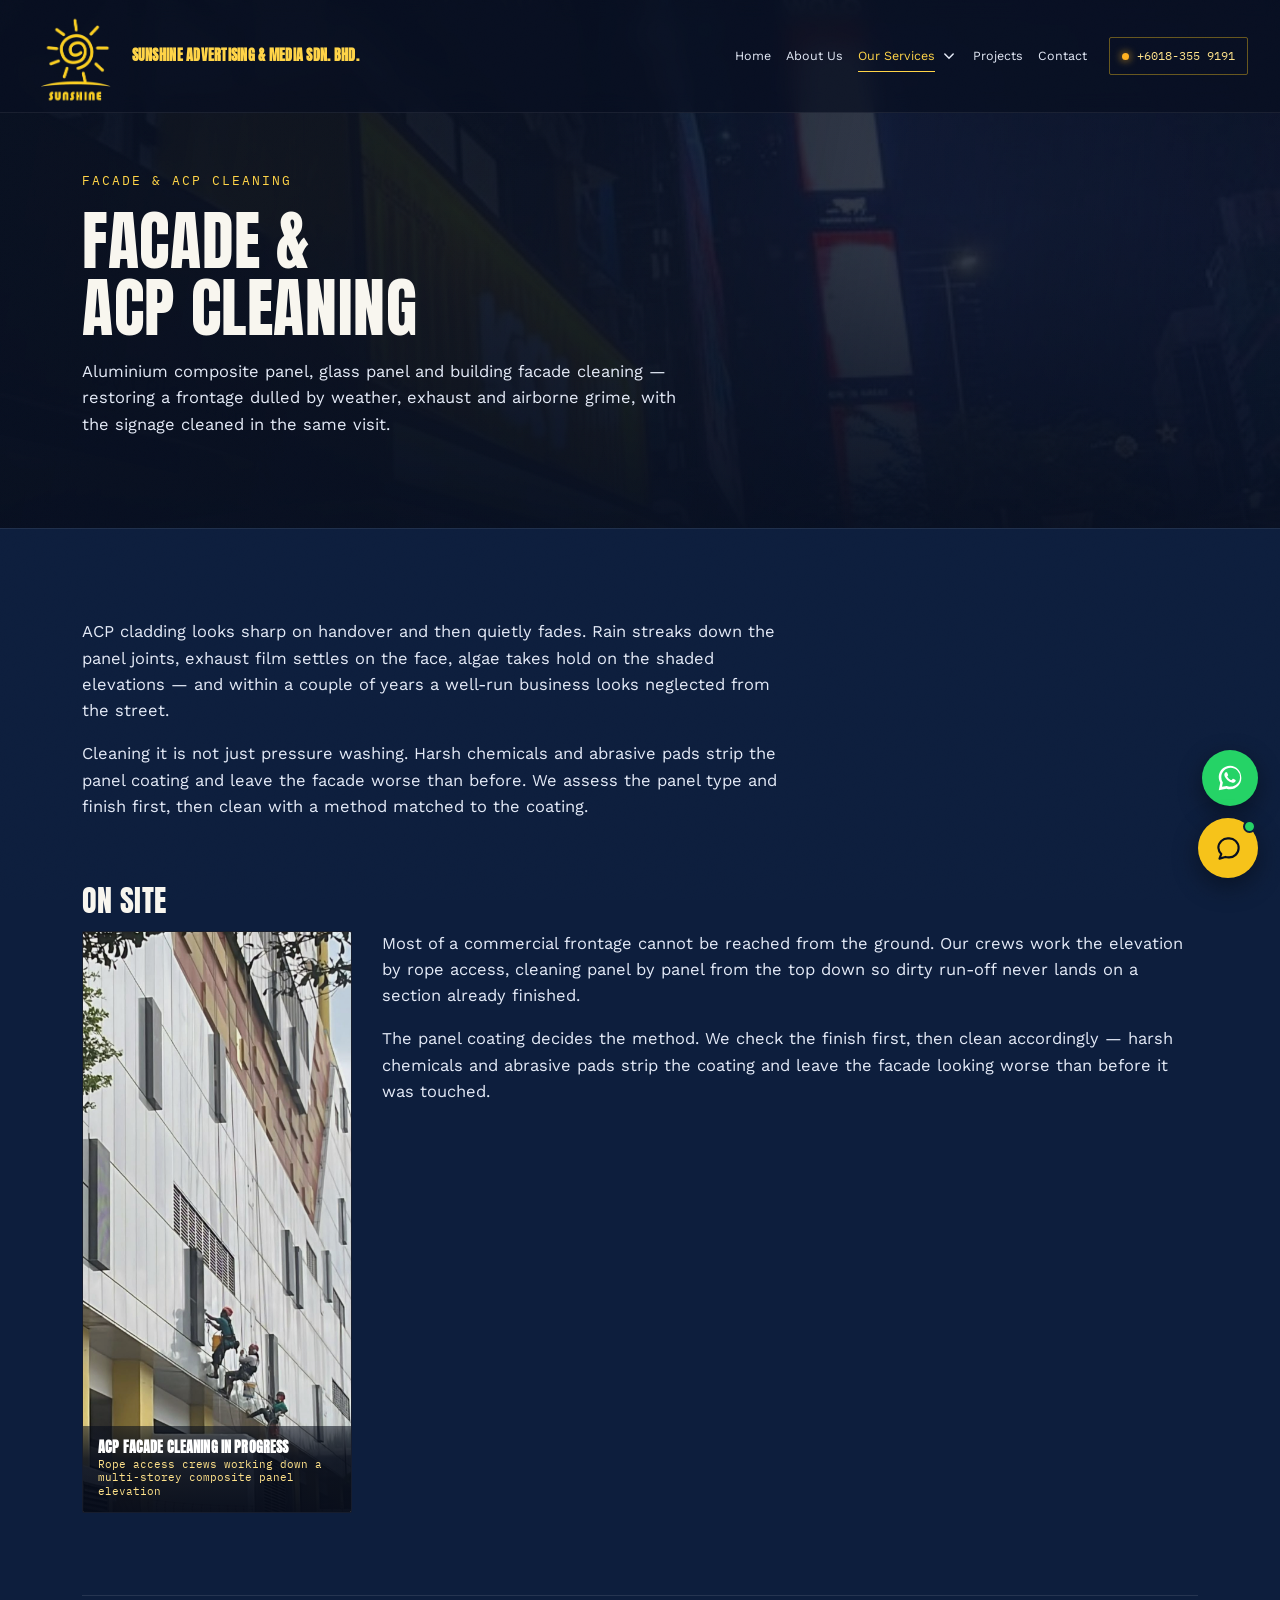
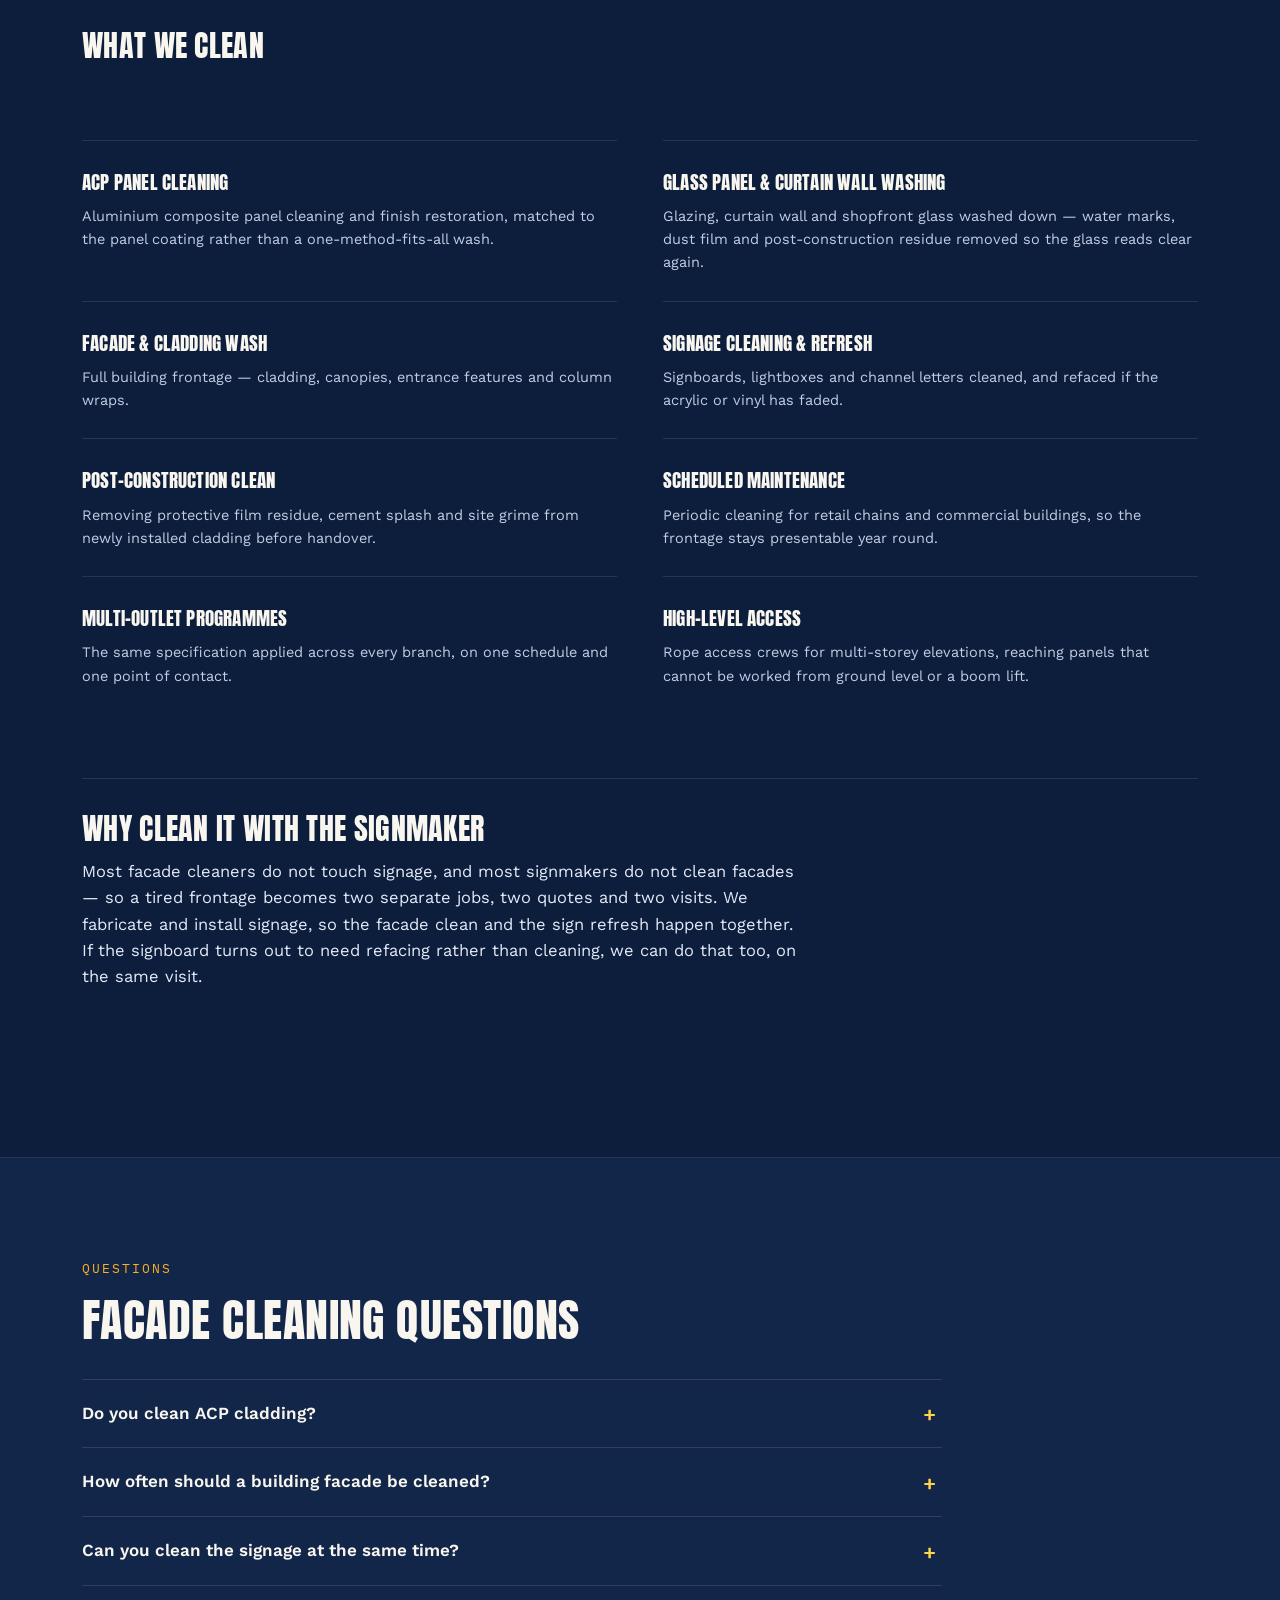
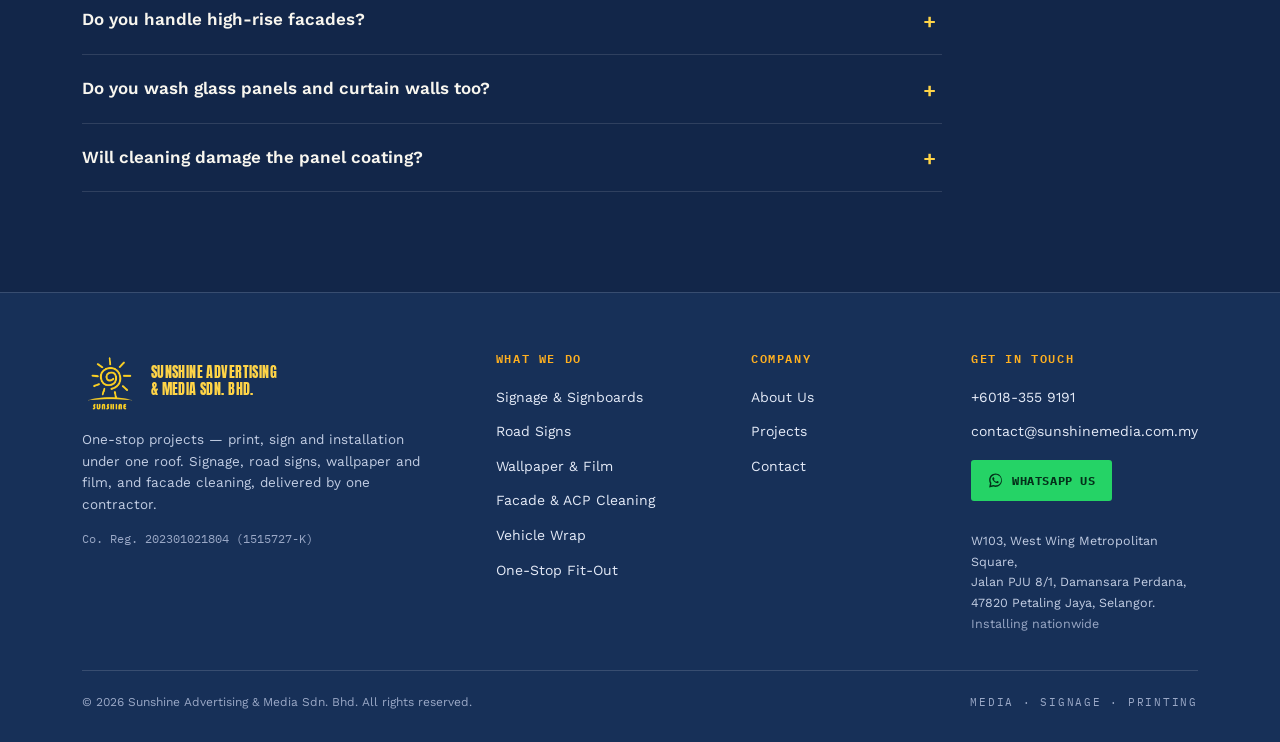
<file: facade-cleaning.html>
<!DOCTYPE html>
<html lang="en-MY">
<head>
<meta charset="UTF-8">
<meta name="viewport" content="width=device-width, initial-scale=1.0">
<title>Facade &amp; ACP Cleaning Malaysia | Sunshine</title>
<meta name="description" content="ACP and building facade cleaning in Malaysia — panel restoration, glass and cladding wash, with signage cleaned or refaced in the same visit.">
<link rel="canonical" href="https://www.sunshinemedia.com.my/facade-cleaning.html">
<meta name="robots" content="index, follow, max-image-preview:large, max-snippet:-1">
<meta name="geo.region" content="MY-10">
<meta name="geo.placename" content="Petaling Jaya, Selangor">

<meta property="og:type" content="website">
<meta property="og:site_name" content="Sunshine Advertising & Media Sdn. Bhd.">
<meta property="og:title" content="Facade & ACP Cleaning Malaysia | Sunshine">
<meta property="og:description" content="ACP and building facade cleaning in Malaysia — panel restoration, glass and cladding wash, with signage cleaned or refaced in the same visit.">
<meta property="og:url" content="https://www.sunshinemedia.com.my/facade-cleaning.html">
<meta property="og:image" content="https://www.sunshinemedia.com.my/assets/facade-rope-access.jpg">
<meta property="og:locale" content="en_MY">
<meta name="twitter:card" content="summary_large_image">
<meta name="twitter:title" content="Facade & ACP Cleaning Malaysia | Sunshine">
<meta name="twitter:description" content="ACP and building facade cleaning in Malaysia — panel restoration, glass and cladding wash, with signage cleaned or refaced in the same visit.">
<meta name="twitter:image" content="https://www.sunshinemedia.com.my/assets/facade-rope-access.jpg">

<link rel="icon" href="assets/logo.png">
<link rel="preconnect" href="https://fonts.googleapis.com">
<link rel="preconnect" href="https://fonts.gstatic.com" crossorigin>
<link href="https://fonts.googleapis.com/css2?family=Anton&family=Work+Sans:wght@400;500;600;700;800&family=IBM+Plex+Mono:wght@400;500;600&display=swap" rel="stylesheet">
<link rel="stylesheet" href="style.css">
<script type="application/ld+json">
{
  "@context": "https://schema.org",
  "@type": [
    "LocalBusiness",
    "ProfessionalService"
  ],
  "@id": "https://www.sunshinemedia.com.my/#organization",
  "name": "Sunshine Advertising & Media Sdn. Bhd.",
  "alternateName": [
    "Sunshine Advertising & Media",
    "Sunshine Adv & Media",
    "Sunshine Signage"
  ],
  "description": "Sunshine Advertising & Media Sdn. Bhd. is a Malaysian signage, printing and branding fit-out contractor based in Petaling Jaya, Selangor. The company designs, prints, fabricates and installs signboards, illuminated and shopfront signage, road and traffic signs, wallpaper, decorative glass film, smart film (PDLC) and solar film, plus vehicle wraps, facade and ACP cleaning, and complete retail and office branding fit-outs.",
  "url": "https://www.sunshinemedia.com.my/",
  "logo": "https://www.sunshinemedia.com.my/assets/logo.png",
  "image": "https://www.sunshinemedia.com.my/assets/sig-gamuda-night.jpg",
  "telephone": "+60183559191",
  "email": "contact@sunshinemedia.com.my",
  "priceRange": "$$",
  "identifier": "202301021804 (1515727-K)",
  "address": {
    "@type": "PostalAddress",
    "streetAddress": "W103, West Wing Metropolitan Square, Jalan PJU 8/1, Damansara Perdana",
    "addressLocality": "Petaling Jaya",
    "addressRegion": "Selangor",
    "postalCode": "47820",
    "addressCountry": "MY"
  },
  "areaServed": [
    {
      "@type": "Place",
      "name": "Petaling Jaya"
    },
    {
      "@type": "Place",
      "name": "Kuala Lumpur"
    },
    {
      "@type": "Place",
      "name": "Selangor"
    },
    {
      "@type": "Place",
      "name": "Klang Valley"
    },
    {
      "@type": "Place",
      "name": "Malaysia"
    }
  ],
  "knowsAbout": [
    "Signage fabrication and installation",
    "Signboard making",
    "Illuminated and LED channel letter signage",
    "Monument and township entrance signage",
    "Shopfront and retail signage",
    "Road signs and traffic signage",
    "Statutory and reflective road signage",
    "Wallpaper supply and installation",
    "Interior woodgrain and architectural wrapping film",
    "Decorative glass film and frosting",
    "Smart film (PDLC switchable privacy glass)",
    "Solar film and window tinting",
    "Window graphics and one-way vision film",
    "Vehicle wrapping and fleet livery",
    "Large format printing",
    "Offset and digital printing",
    "Retail and office branding fit-out",
    "Renovation and interior fit-out works",
    "Partition, ceiling and flooring works",
    "Custom carpentry and joinery",
    "Painting and skim coat",
    "M&E coordination for renovation works",
    "Facade cleaning",
    "Glass panel and curtain wall washing",
    "ACP (aluminium composite panel) cleaning and restoration",
    "High-rise and rope access facade maintenance",
    "Graphic design and branding collateral"
  ],
  "slogan": "Media . Signage . Printing",
  "hasOfferCatalog": {
    "@type": "OfferCatalog",
    "name": "Signage, printing and fit-out services",
    "itemListElement": [
      {
        "@type": "Offer",
        "itemOffered": {
          "@type": "Service",
          "name": "Signage fabrication and installation"
        }
      },
      {
        "@type": "Offer",
        "itemOffered": {
          "@type": "Service",
          "name": "Signboard making"
        }
      },
      {
        "@type": "Offer",
        "itemOffered": {
          "@type": "Service",
          "name": "Illuminated and LED channel letter signage"
        }
      },
      {
        "@type": "Offer",
        "itemOffered": {
          "@type": "Service",
          "name": "Monument and township entrance signage"
        }
      },
      {
        "@type": "Offer",
        "itemOffered": {
          "@type": "Service",
          "name": "Shopfront and retail signage"
        }
      },
      {
        "@type": "Offer",
        "itemOffered": {
          "@type": "Service",
          "name": "Road signs and traffic signage"
        }
      },
      {
        "@type": "Offer",
        "itemOffered": {
          "@type": "Service",
          "name": "Statutory and reflective road signage"
        }
      },
      {
        "@type": "Offer",
        "itemOffered": {
          "@type": "Service",
          "name": "Wallpaper supply and installation"
        }
      },
      {
        "@type": "Offer",
        "itemOffered": {
          "@type": "Service",
          "name": "Interior woodgrain and architectural wrapping film"
        }
      },
      {
        "@type": "Offer",
        "itemOffered": {
          "@type": "Service",
          "name": "Decorative glass film and frosting"
        }
      },
      {
        "@type": "Offer",
        "itemOffered": {
          "@type": "Service",
          "name": "Smart film (PDLC switchable privacy glass)"
        }
      },
      {
        "@type": "Offer",
        "itemOffered": {
          "@type": "Service",
          "name": "Solar film and window tinting"
        }
      },
      {
        "@type": "Offer",
        "itemOffered": {
          "@type": "Service",
          "name": "Window graphics and one-way vision film"
        }
      },
      {
        "@type": "Offer",
        "itemOffered": {
          "@type": "Service",
          "name": "Vehicle wrapping and fleet livery"
        }
      },
      {
        "@type": "Offer",
        "itemOffered": {
          "@type": "Service",
          "name": "Large format printing"
        }
      },
      {
        "@type": "Offer",
        "itemOffered": {
          "@type": "Service",
          "name": "Offset and digital printing"
        }
      },
      {
        "@type": "Offer",
        "itemOffered": {
          "@type": "Service",
          "name": "Retail and office branding fit-out"
        }
      },
      {
        "@type": "Offer",
        "itemOffered": {
          "@type": "Service",
          "name": "Renovation and interior fit-out works"
        }
      },
      {
        "@type": "Offer",
        "itemOffered": {
          "@type": "Service",
          "name": "Partition, ceiling and flooring works"
        }
      },
      {
        "@type": "Offer",
        "itemOffered": {
          "@type": "Service",
          "name": "Custom carpentry and joinery"
        }
      },
      {
        "@type": "Offer",
        "itemOffered": {
          "@type": "Service",
          "name": "Painting and skim coat"
        }
      },
      {
        "@type": "Offer",
        "itemOffered": {
          "@type": "Service",
          "name": "M&E coordination for renovation works"
        }
      },
      {
        "@type": "Offer",
        "itemOffered": {
          "@type": "Service",
          "name": "Facade cleaning"
        }
      },
      {
        "@type": "Offer",
        "itemOffered": {
          "@type": "Service",
          "name": "Glass panel and curtain wall washing"
        }
      },
      {
        "@type": "Offer",
        "itemOffered": {
          "@type": "Service",
          "name": "ACP (aluminium composite panel) cleaning and restoration"
        }
      },
      {
        "@type": "Offer",
        "itemOffered": {
          "@type": "Service",
          "name": "High-rise and rope access facade maintenance"
        }
      },
      {
        "@type": "Offer",
        "itemOffered": {
          "@type": "Service",
          "name": "Graphic design and branding collateral"
        }
      }
    ]
  },
  "contactPoint": [
    {
      "@type": "ContactPoint",
      "telephone": "+60183559191",
      "email": "contact@sunshinemedia.com.my",
      "contactType": "sales",
      "areaServed": "MY",
      "availableLanguage": [
        "en",
        "ms",
        "zh"
      ]
    }
  ]
}
</script>
<script type="application/ld+json">
{
  "@context": "https://schema.org",
  "@type": "BreadcrumbList",
  "itemListElement": [
    {
      "@type": "ListItem",
      "position": 1,
      "name": "Home",
      "item": "https://www.sunshinemedia.com.my/"
    },
    {
      "@type": "ListItem",
      "position": 2,
      "name": "Facade Cleaning",
      "item": "https://www.sunshinemedia.com.my/facade-cleaning.html"
    }
  ]
}
</script>
<script type="application/ld+json">
{
  "@context": "https://schema.org",
  "@type": "FAQPage",
  "mainEntity": [
    {
      "@type": "Question",
      "name": "Do you clean ACP cladding?",
      "acceptedAnswer": {
        "@type": "Answer",
        "text": "Yes. Aluminium composite panel cleaning is one of our services. ACP looks sharp on handover but dulls over time from rain streaking, exhaust film and algae. We clean and restore the panel finish using methods matched to the coating, rather than aggressive scrubbing that can damage it."
      }
    },
    {
      "@type": "Question",
      "name": "How often should a building facade be cleaned?",
      "acceptedAnswer": {
        "@type": "Answer",
        "text": "It depends on the location. A frontage on a busy road with heavy traffic picks up exhaust film far faster than a building set back from the street. Many commercial buildings and retail chains schedule a clean once or twice a year to keep the frontage presentable."
      }
    },
    {
      "@type": "Question",
      "name": "Can you clean the signage at the same time?",
      "acceptedAnswer": {
        "@type": "Answer",
        "text": "Yes, and it usually makes sense to. Because we also fabricate and install signage, we can clean or reface signboards, lightboxes and channel letters while the facade is being worked on — one visit and one contractor instead of two."
      }
    },
    {
      "@type": "Question",
      "name": "Do you handle high-rise facades?",
      "acceptedAnswer": {
        "@type": "Answer",
        "text": "Yes. Our crews work multi-storey elevations by rope access, reaching panels that cannot be cleaned from ground level or a boom lift. Tell us the height and frontage type and we will confirm the access method at site survey before quoting."
      }
    },
    {
      "@type": "Question",
      "name": "Do you wash glass panels and curtain walls too?",
      "acceptedAnswer": {
        "@type": "Answer",
        "text": "Yes. Glazing, curtain wall and shopfront glass are washed down alongside the cladding — removing water marks, dust film and post-construction residue. Doing the glass and the panels in one visit costs less than bringing access equipment or rope crews back a second time."
      }
    },
    {
      "@type": "Question",
      "name": "Will cleaning damage the panel coating?",
      "acceptedAnswer": {
        "@type": "Answer",
        "text": "Not when the method matches the finish. The risk with ACP comes from harsh chemicals and abrasive pads that strip the coating and leave the panel looking worse. We assess the panel type first and clean accordingly."
      }
    }
  ]
}
</script>
<script type="application/ld+json">
{
  "@context": "https://schema.org",
  "@type": "Service",
  "name": "Facade and ACP cleaning",
  "description": "Cleaning and finish restoration of aluminium composite panel (ACP) cladding and building facades, including glazing, canopies and entrance features, plus cleaning or refacing of existing signage.",
  "serviceType": "Facade and ACP cleaning",
  "url": "https://www.sunshinemedia.com.my/facade-cleaning.html",
  "provider": {
    "@id": "https://www.sunshinemedia.com.my/#organization"
  },
  "areaServed": [
    {
      "@type": "Place",
      "name": "Petaling Jaya"
    },
    {
      "@type": "Place",
      "name": "Kuala Lumpur"
    },
    {
      "@type": "Place",
      "name": "Selangor"
    },
    {
      "@type": "Place",
      "name": "Klang Valley"
    },
    {
      "@type": "Place",
      "name": "Malaysia"
    }
  ]
}
</script>
</head>
<body>
<div class="grain"></div>
<header class="site-nav" id="siteNav">
  <div class="nav-inner">
    <a href="index.html" class="brand">
      <img src="assets/logo.png" alt="Sunshine Advertising &amp; Media Sdn. Bhd. logo" class="brand-mark" width="100" height="100">
      <span class="brand-word">
        <strong>SUNSHINE ADVERTISING &amp; MEDIA SDN. BHD.</strong>
      </span>
    </a>
    <nav class="nav-links" id="navLinks">
      <a href="index.html">Home</a>
      <a href="about.html">About Us</a>
      <div class="nav-drop">
        <a href="services.html" class="nav-drop-btn is-active">Our Services</a>
        <button type="button" class="nav-drop-toggle" aria-label="Show services" aria-expanded="false">
          <svg viewBox="0 0 12 8" aria-hidden="true"><path d="M1 1l5 5 5-5" fill="none" stroke="currentColor" stroke-width="1.8" stroke-linecap="round"/></svg>
        </button>
        <div class="nav-drop-menu">
          <a href="services.html">
            <strong>All services</strong><span>Everything we make, install and clean</span>
          </a>
          <a href="signage.html">
            <strong>Signage &amp; Signboards</strong><span>Channel letters, monument &amp; shopfront signs</span>
          </a>
          <a href="road-signs.html">
            <strong>Road Signs</strong><span>Highway gantry, statutory &amp; car park signage</span>
          </a>
          <a href="wallpaper-film.html">
            <strong>Wallpaper &amp; Film</strong><span>Wallpaper, woodgrain, glass, smart &amp; solar film</span>
          </a>
          <a href="vehicle-wrap.html">
            <strong>Vehicle Wrap</strong><span>Van, lorry &amp; fleet livery</span>
          </a>
          <a href="facade-cleaning.html" class="is-active">
            <strong>Facade &amp; ACP Cleaning</strong><span>Panel, glass &amp; cladding cleaning</span>
          </a>
          <a href="fit-out.html">
            <strong>Renovation &amp; Fit-Out</strong><span>Interior build, branding &amp; rollouts</span>
          </a>
        </div>
      </div>
      <a href="projects.html">Projects</a>
      <a href="contact.html">Contact</a>
    </nav>
    <a href="tel:+60183559191" class="nav-cta"><span class="dot"></span> +6018-355 9191</a>
    <button class="nav-toggle" id="navToggle" aria-label="Toggle menu"><span></span><span></span><span></span></button>
  </div>
</header>
<main>
<section class="page-hero">
  <div class="page-hero-bg"><img src="assets/fit-kkv-facade.jpg" alt="" aria-hidden="true"><div class="page-hero-scrim"></div></div>
  <div class="wrap page-hero-inner">
    <p class="eyebrow eyebrow-light">Facade &amp; ACP Cleaning</p>
    <h1>Facade &amp;<br>ACP cleaning</h1>
    <p class="page-hero-sub">Aluminium composite panel, glass panel and building facade cleaning &mdash; restoring a frontage dulled by weather, exhaust and airborne grime, with the signage cleaned in the same visit.</p>
  </div>
</section>
<section class="cat-body">
  <div class="wrap">
    <div class="cat-intro">
      <p>ACP cladding looks sharp on handover and then quietly fades. Rain streaks down the panel joints, exhaust film settles on the face, algae takes hold on the shaded elevations &mdash; and within a couple of years a well-run business looks neglected from the street.</p>
      <p>Cleaning it is not just pressure washing. Harsh chemicals and abrasive pads strip the panel coating and leave the facade worse than before. We assess the panel type and finish first, then clean with a method matched to the coating.</p>
    </div>

    <h2 class="cat-h2">On site</h2>
    <div class="cat-intro facade-intro">
<div class="gal-grid gal-feature gal-feature-tall facade-float">
  <figure class="gal-item">
    <img src="assets/facade-rope-access.jpg" alt="ACP facade cleaning in progress — Rope access crews working down a multi-storey composite panel elevation by Sunshine Advertising &amp; Media" loading="lazy">
    <figcaption><strong>ACP facade cleaning in progress</strong><span>Rope access crews working down a multi-storey composite panel elevation</span></figcaption>
  </figure>
</div>
      <p>Most of a commercial frontage cannot be reached from the ground. Our crews work the elevation by rope access, cleaning panel by panel from the top down so dirty run-off never lands on a section already finished.</p>
      <p>The panel coating decides the method. We check the finish first, then clean accordingly &mdash; harsh chemicals and abrasive pads strip the coating and leave the facade looking worse than before it was touched.</p>
    </div>

    <h2 class="cat-h2">What we clean</h2>
    <div class="spec-list">
      <div class="spec-block"><h3>ACP panel cleaning</h3><p>Aluminium composite panel cleaning and finish restoration, matched to the panel coating rather than a one-method-fits-all wash.</p></div>
      <div class="spec-block"><h3>Glass panel &amp; curtain wall washing</h3><p>Glazing, curtain wall and shopfront glass washed down &mdash; water marks, dust film and post-construction residue removed so the glass reads clear again.</p></div>
      <div class="spec-block"><h3>Facade &amp; cladding wash</h3><p>Full building frontage &mdash; cladding, canopies, entrance features and column wraps.</p></div>
      <div class="spec-block"><h3>Signage cleaning &amp; refresh</h3><p>Signboards, lightboxes and channel letters cleaned, and refaced if the acrylic or vinyl has faded.</p></div>
      <div class="spec-block"><h3>Post-construction clean</h3><p>Removing protective film residue, cement splash and site grime from newly installed cladding before handover.</p></div>
      <div class="spec-block"><h3>Scheduled maintenance</h3><p>Periodic cleaning for retail chains and commercial buildings, so the frontage stays presentable year round.</p></div>
      <div class="spec-block"><h3>Multi-outlet programmes</h3><p>The same specification applied across every branch, on one schedule and one point of contact.</p></div>
      <div class="spec-block"><h3>High-level access</h3><p>Rope access crews for multi-storey elevations, reaching panels that cannot be worked from ground level or a boom lift.</p></div>
    </div>

    <h2 class="cat-h2">Why clean it with the signmaker</h2>
    <div class="cat-intro">
      <p>Most facade cleaners do not touch signage, and most signmakers do not clean facades &mdash; so a tired frontage becomes two separate jobs, two quotes and two visits. We fabricate and install signage, so the facade clean and the sign refresh happen together. If the signboard turns out to need refacing rather than cleaning, we can do that too, on the same visit.</p>
    </div>
  </div>
</section><section class="faq-section">
  <div class="wrap">
    <p class="eyebrow">Questions</p>
    <h2 class="section-title">Facade cleaning questions</h2>
    <div class="faq-list">
      <details class="faq-item">
        <summary>Do you clean ACP cladding?</summary>
        <p>Yes. Aluminium composite panel cleaning is one of our services. ACP looks sharp on handover but dulls over time from rain streaking, exhaust film and algae. We clean and restore the panel finish using methods matched to the coating, rather than aggressive scrubbing that can damage it.</p>
      </details>
      <details class="faq-item">
        <summary>How often should a building facade be cleaned?</summary>
        <p>It depends on the location. A frontage on a busy road with heavy traffic picks up exhaust film far faster than a building set back from the street. Many commercial buildings and retail chains schedule a clean once or twice a year to keep the frontage presentable.</p>
      </details>
      <details class="faq-item">
        <summary>Can you clean the signage at the same time?</summary>
        <p>Yes, and it usually makes sense to. Because we also fabricate and install signage, we can clean or reface signboards, lightboxes and channel letters while the facade is being worked on — one visit and one contractor instead of two.</p>
      </details>
      <details class="faq-item">
        <summary>Do you handle high-rise facades?</summary>
        <p>Yes. Our crews work multi-storey elevations by rope access, reaching panels that cannot be cleaned from ground level or a boom lift. Tell us the height and frontage type and we will confirm the access method at site survey before quoting.</p>
      </details>
      <details class="faq-item">
        <summary>Do you wash glass panels and curtain walls too?</summary>
        <p>Yes. Glazing, curtain wall and shopfront glass are washed down alongside the cladding — removing water marks, dust film and post-construction residue. Doing the glass and the panels in one visit costs less than bringing access equipment or rope crews back a second time.</p>
      </details>
      <details class="faq-item">
        <summary>Will cleaning damage the panel coating?</summary>
        <p>Not when the method matches the finish. The risk with ACP comes from harsh chemicals and abrasive pads that strip the coating and leave the panel looking worse. We assess the panel type first and clean accordingly.</p>
      </details>
    </div>
  </div>
</section>
</main>
<footer class="site-footer" id="site-footer">
  <div class="wrap">
    <div class="footer-grid">

      <div class="footer-col footer-brand-col">
        <a href="index.html" class="footer-logo">
          <img src="assets/logo.png" alt="Sunshine Advertising &amp; Media Sdn. Bhd." width="64" height="64">
          <span>SUNSHINE ADVERTISING<br>&amp; MEDIA SDN. BHD.</span>
        </a>
        <p class="footer-blurb">One-stop projects &mdash; print, sign and installation under one roof. Signage, road signs, wallpaper and film, and facade cleaning, delivered by one contractor.</p>
        <p class="footer-regno">Co. Reg. 202301021804 (1515727-K)</p>
      </div>

      <div class="footer-col">
        <h4><a href="services.html">What we do</a></h4>
        <ul>
          <li><a href="signage.html">Signage &amp; Signboards</a></li>
          <li><a href="road-signs.html">Road Signs</a></li>
          <li><a href="wallpaper-film.html">Wallpaper &amp; Film</a></li>
          <li><a href="facade-cleaning.html">Facade &amp; ACP Cleaning</a></li>
          <li><a href="vehicle-wrap.html">Vehicle Wrap</a></li>
          <li><a href="fit-out.html">One-Stop Fit-Out</a></li>
        </ul>
      </div>

      <div class="footer-col">
        <h4>Company</h4>
        <ul>
          <li><a href="about.html">About Us</a></li>
          <li><a href="projects.html">Projects</a></li>
          <li><a href="contact.html">Contact</a></li>
        </ul>
      </div>

      <div class="footer-col footer-reach">
        <h4>Get in touch</h4>
        <ul class="footer-contact-list">
          <li><a href="tel:+60183559191">+6018-355 9191</a></li>
          <li><a href="mailto:contact@sunshinemedia.com.my">contact@sunshinemedia.com.my</a></li>
        </ul>
        <a class="footer-wa" href="https://wa.me/60183559191?text=Hi%20Sunshine%2C%20I%27d%20like%20to%20enquire%20about%20" target="_blank" rel="noopener">
          <svg viewBox="0 0 32 32" aria-hidden="true"><path fill="currentColor" d="M16.04 3C9.4 3 4 8.4 4 15.04c0 2.12.55 4.19 1.6 6.02L4 29l8.13-1.55a12 12 0 0 0 3.9.65h.01C22.68 28.1 28.08 22.7 28.08 16.06 28.08 8.4 22.68 3 16.04 3zm0 22.28h-.01c-1.2 0-2.38-.24-3.48-.72l-.25-.1-4.82.92.92-4.7-.16-.26a9.9 9.9 0 0 1-1.52-5.28c0-5.5 4.48-9.98 10-9.98 2.66 0 5.16 1.04 7.04 2.92a9.9 9.9 0 0 1 2.92 7.06c0 5.5-4.48 9.98-9.98 9.98zm5.48-7.47c-.3-.15-1.77-.87-2.04-.97-.28-.1-.48-.15-.68.15s-.78.97-.95 1.17c-.18.2-.35.22-.65.07-.3-.15-1.27-.47-2.41-1.49-.9-.79-1.5-1.77-1.67-2.07-.18-.3-.02-.46.13-.61.13-.14.3-.35.45-.53.15-.18.2-.3.3-.5.1-.2.05-.38-.02-.53-.08-.15-.68-1.63-.93-2.23-.24-.58-.49-.5-.68-.51h-.58c-.2 0-.53.08-.8.38-.28.3-1.05 1.03-1.05 2.5 0 1.48 1.07 2.9 1.22 3.1.15.2 2.1 3.2 5.1 4.49.71.3 1.27.49 1.7.63.71.23 1.36.2 1.88.12.57-.09 1.77-.72 2.02-1.42.25-.7.25-1.3.17-1.42-.07-.13-.27-.2-.57-.35z"/></svg>
          WhatsApp us
        </a>
        <address class="footer-loc">W103, West Wing Metropolitan Square,<br>Jalan PJU 8/1, Damansara Perdana,<br>47820 Petaling Jaya, Selangor.<br><span>Installing nationwide</span></address>
      </div>

    </div>

    <div class="footer-bottom">
      <p class="footer-copy">&copy; <span id="year"></span> Sunshine Advertising &amp; Media Sdn. Bhd. All rights reserved.</p>
      <p class="footer-tag">media &middot; signage &middot; printing</p>
    </div>
  </div>
</footer>


<a class="wa-float" href="https://wa.me/60183559191?text=Hi%20Sunshine%2C%20I%27d%20like%20to%20enquire%20about%20" target="_blank" rel="noopener" aria-label="Chat with us on WhatsApp">
  <svg viewBox="0 0 32 32" aria-hidden="true"><path fill="currentColor" d="M16.04 3C9.4 3 4 8.4 4 15.04c0 2.12.55 4.19 1.6 6.02L4 29l8.13-1.55a12 12 0 0 0 3.9.65h.01C22.68 28.1 28.08 22.7 28.08 16.06 28.08 8.4 22.68 3 16.04 3zm0 22.28h-.01c-1.2 0-2.38-.24-3.48-.72l-.25-.1-4.82.92.92-4.7-.16-.26a9.9 9.9 0 0 1-1.52-5.28c0-5.5 4.48-9.98 10-9.98 2.66 0 5.16 1.04 7.04 2.92a9.9 9.9 0 0 1 2.92 7.06c0 5.5-4.48 9.98-9.98 9.98zm5.48-7.47c-.3-.15-1.77-.87-2.04-.97-.28-.1-.48-.15-.68.15s-.78.97-.95 1.17c-.18.2-.35.22-.65.07-.3-.15-1.27-.47-2.41-1.49-.9-.79-1.5-1.77-1.67-2.07-.18-.3-.02-.46.13-.61.13-.14.3-.35.45-.53.15-.18.2-.3.3-.5.1-.2.05-.38-.02-.53-.08-.15-.68-1.63-.93-2.23-.24-.58-.49-.5-.68-.51h-.58c-.2 0-.53.08-.8.38-.28.3-1.05 1.03-1.05 2.5 0 1.48 1.07 2.9 1.22 3.1.15.2 2.1 3.2 5.1 4.49.71.3 1.27.49 1.7.63.71.23 1.36.2 1.88.12.57-.09 1.77-.72 2.02-1.42.25-.7.25-1.3.17-1.42-.07-.13-.27-.2-.57-.35z"/></svg>
  <span class="wa-float-label">WhatsApp us</span>
</a>

<script src="chat-kb.js"></script>
<script src="script.js"></script>
<script src="chat.js"></script>
</body>
</html>
</file>
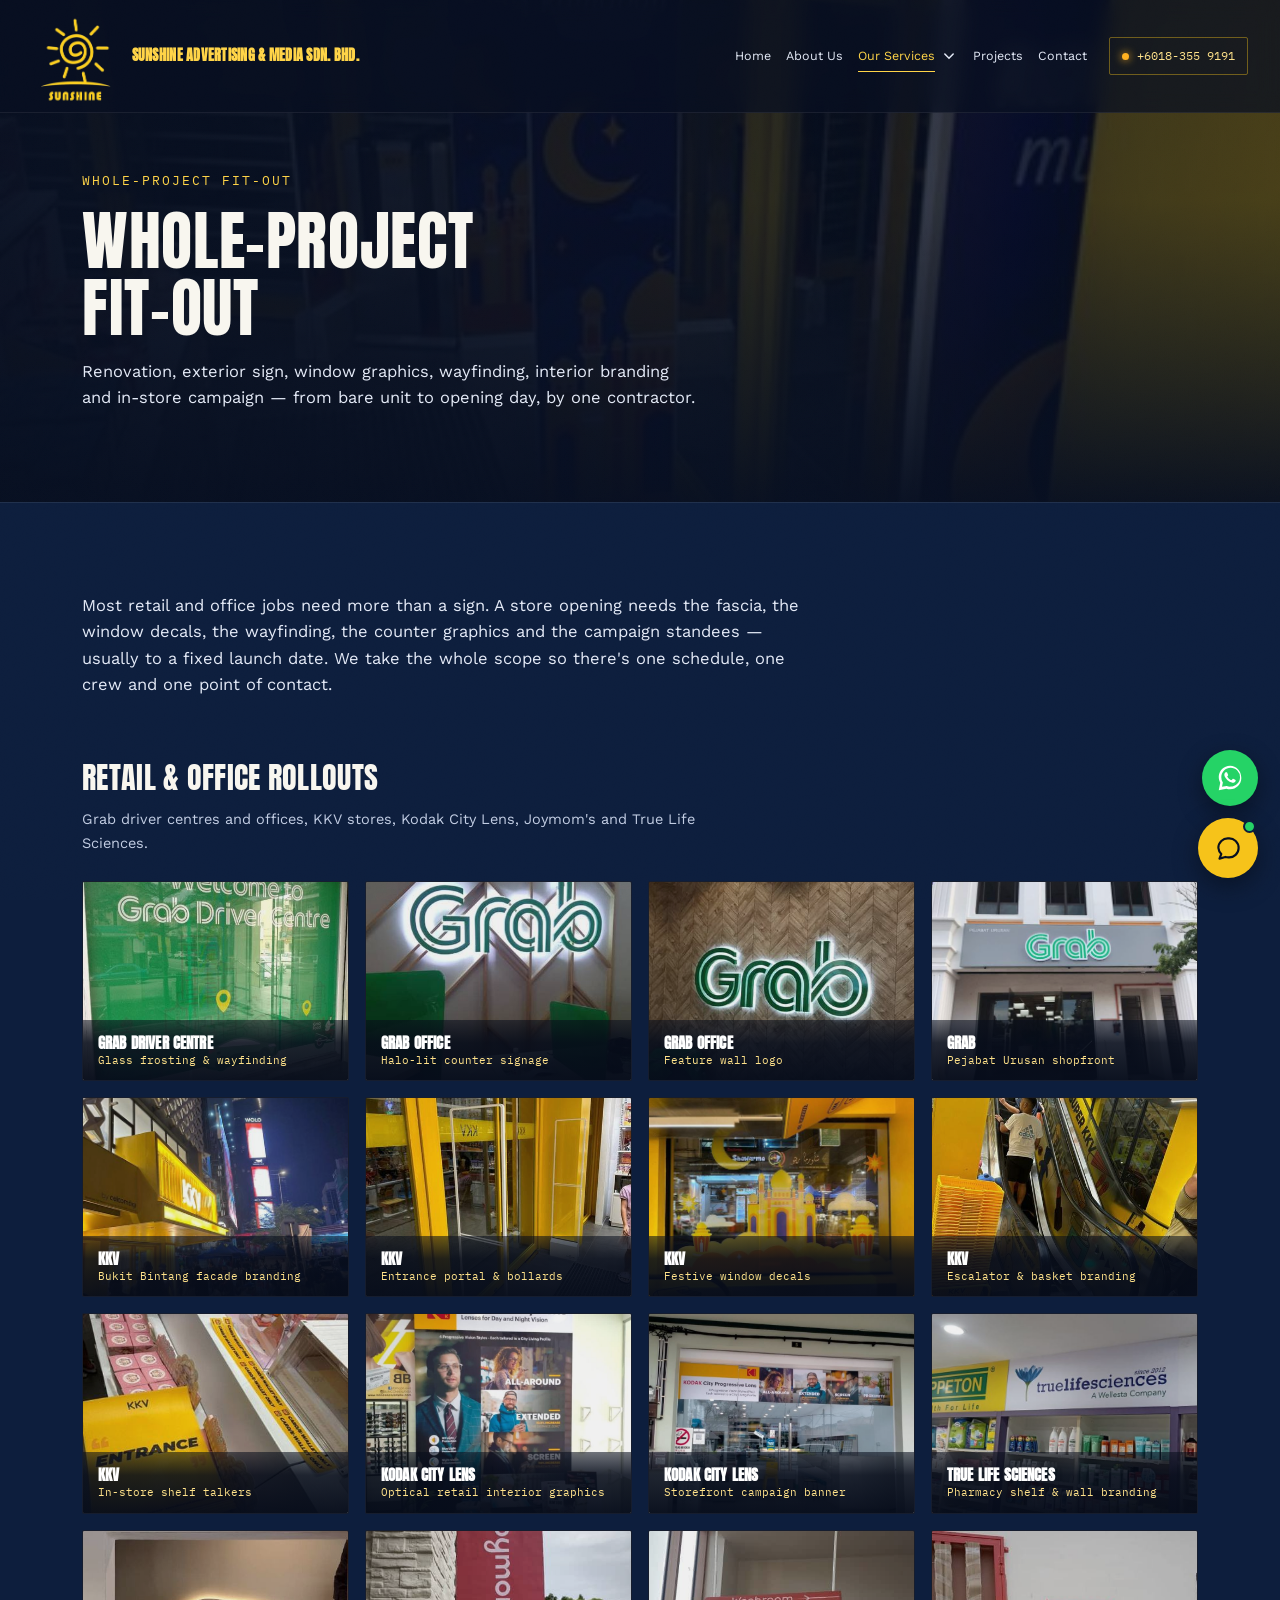
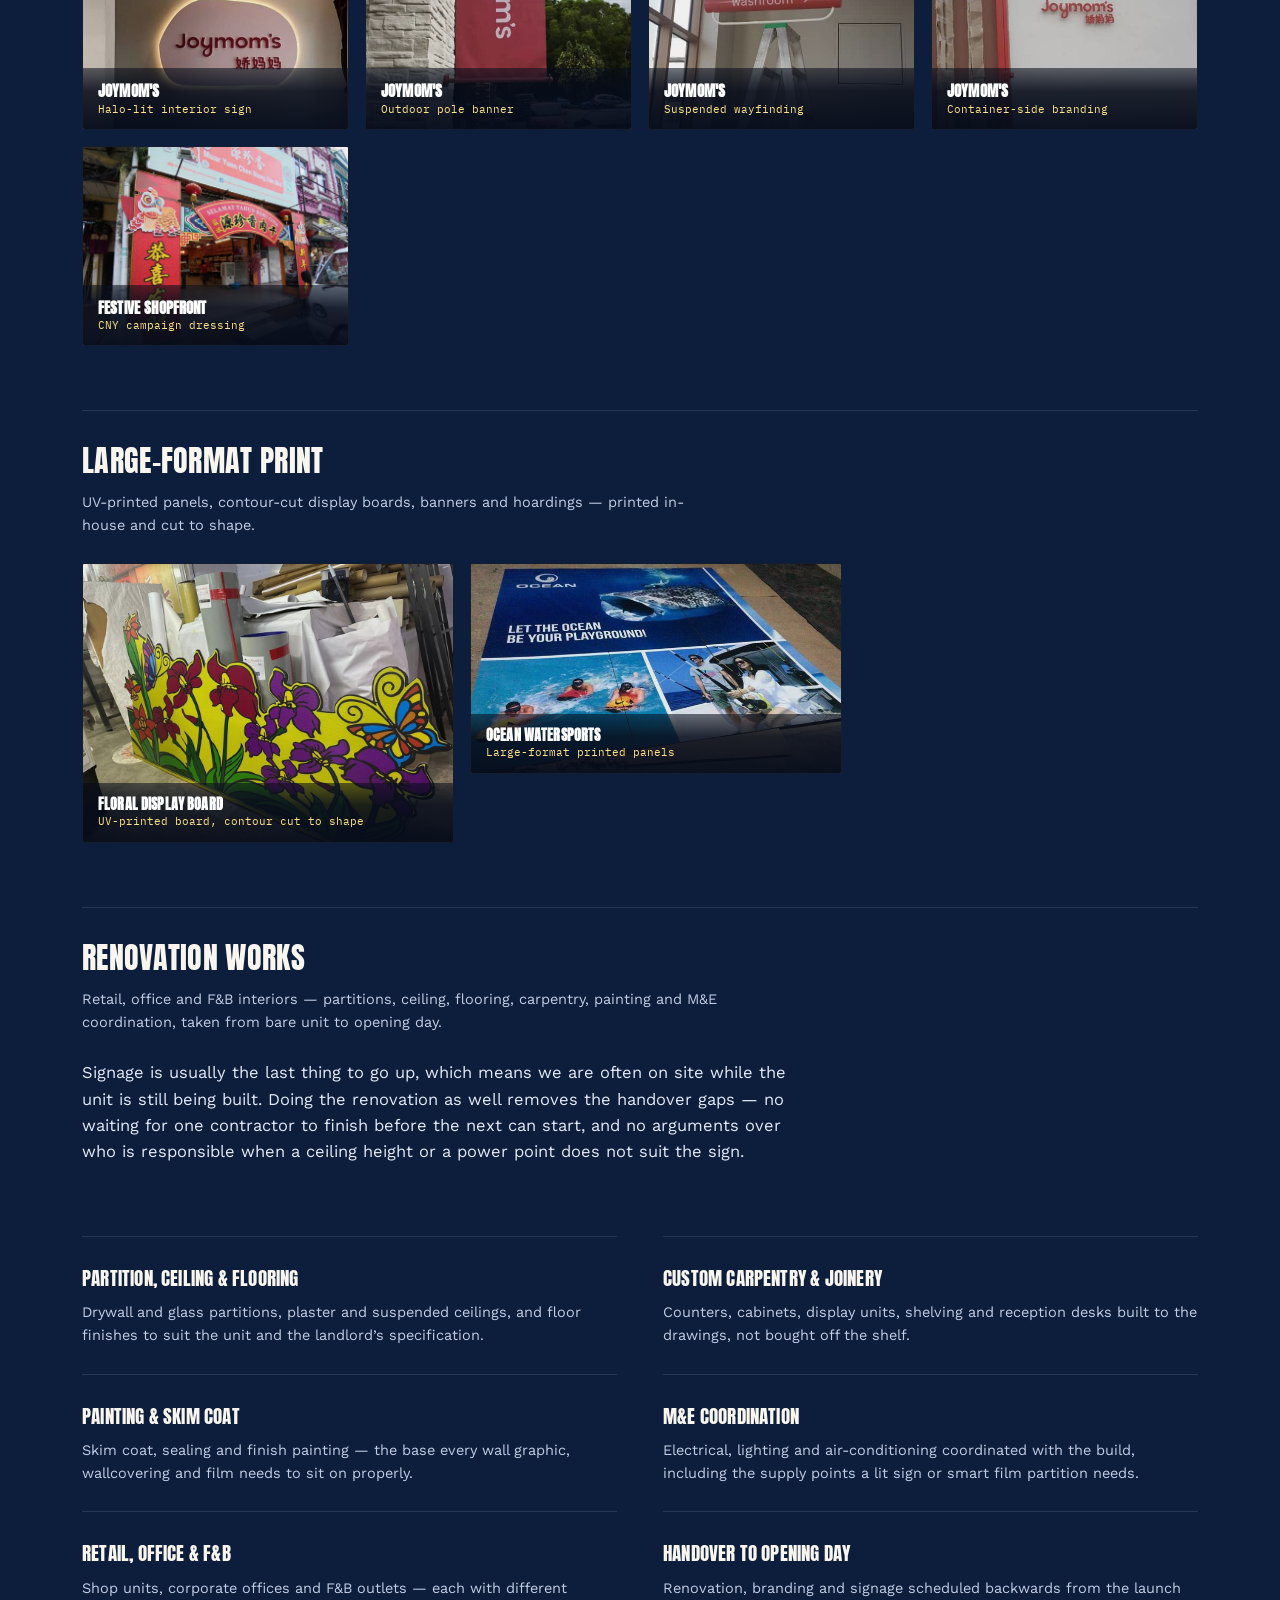
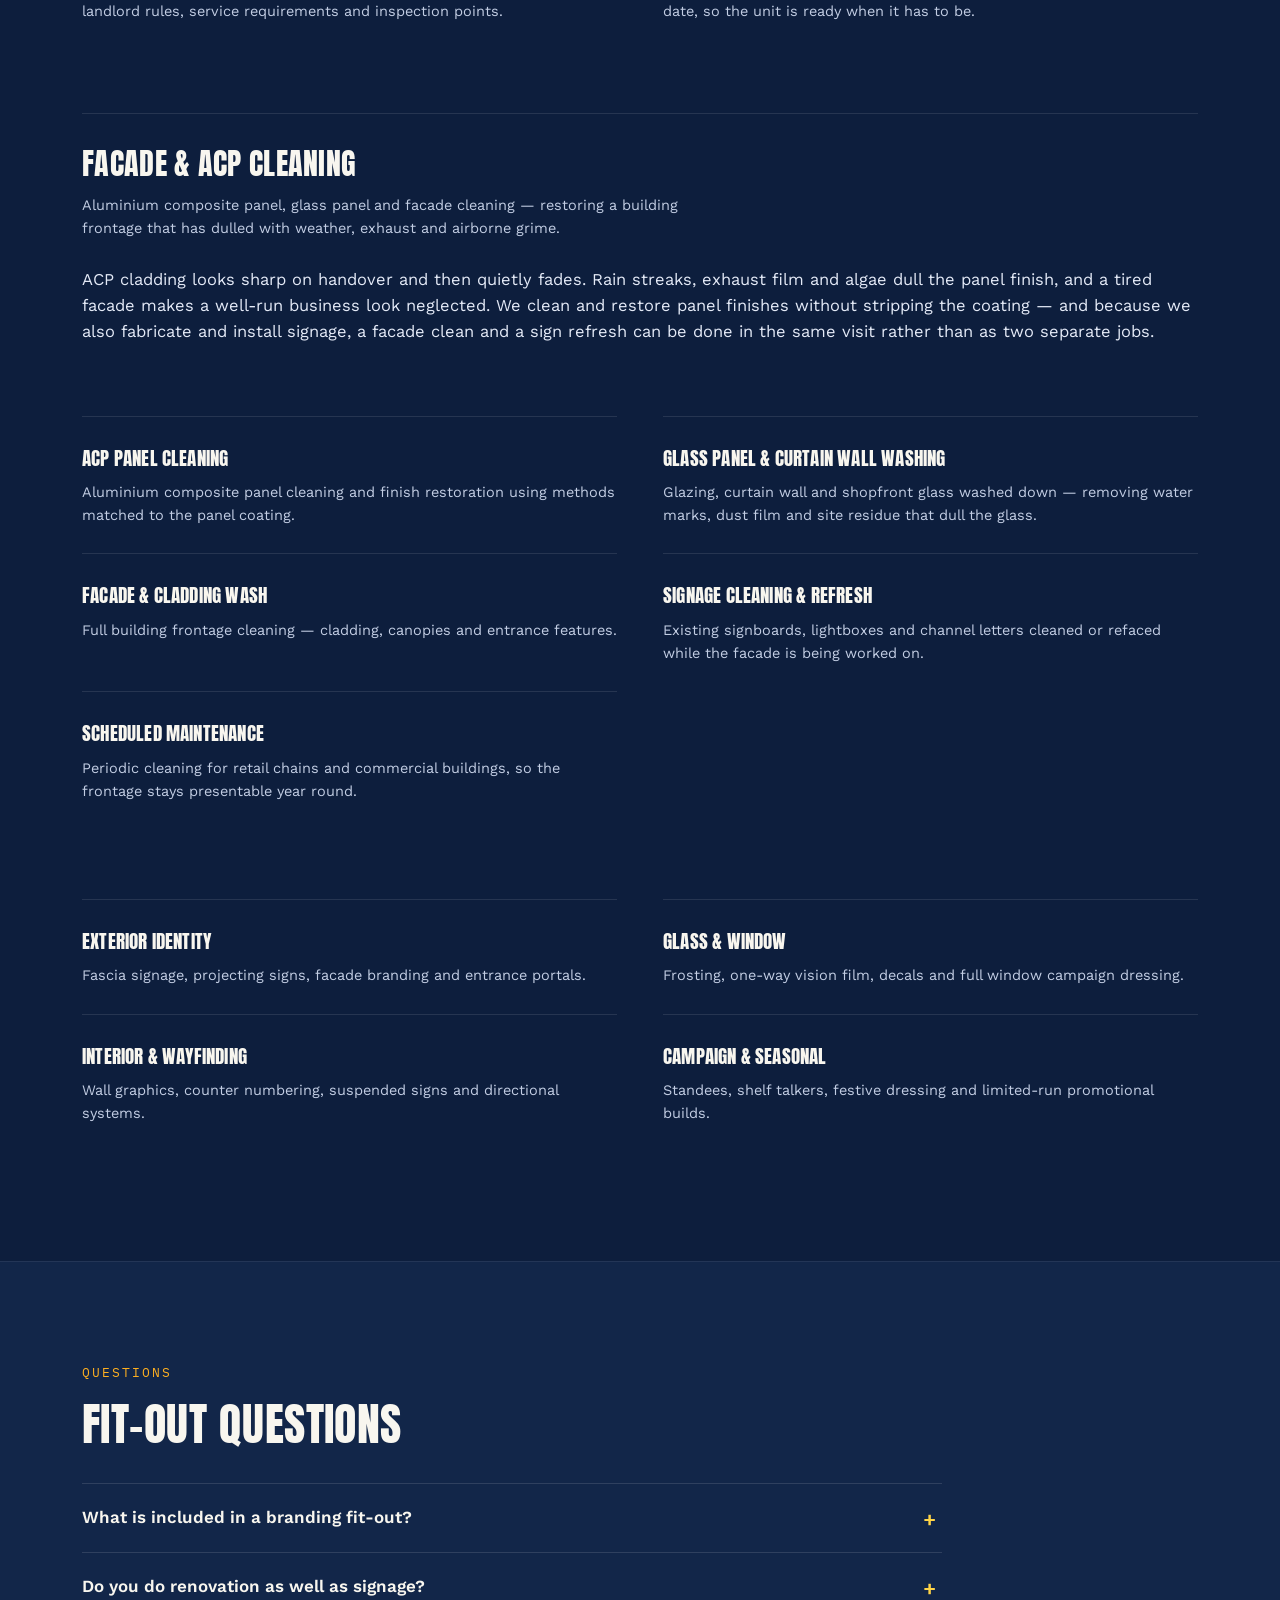
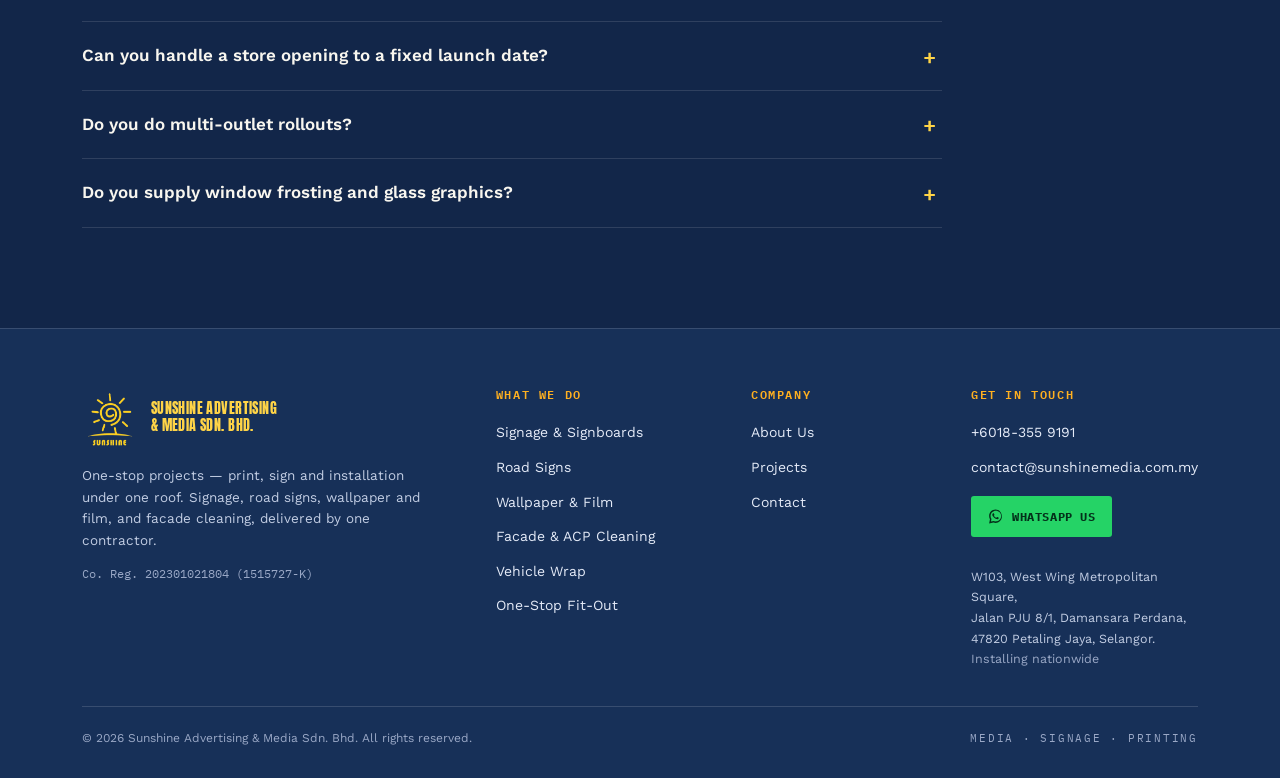
<file: fit-out.html>
<!DOCTYPE html>
<html lang="en-MY">
<head>
<meta charset="UTF-8">
<meta name="viewport" content="width=device-width, initial-scale=1.0">
<title>Renovation &amp; Branding Fit-Out Malaysia | Sunshine</title>
<meta name="description" content="Renovation and branding fit-out in Malaysia — partitions, carpentry, painting, signage, window graphics and facade cleaning for retail, office and F&B, by one contractor.">
<link rel="canonical" href="https://www.sunshinemedia.com.my/fit-out.html">
<meta name="robots" content="index, follow, max-image-preview:large, max-snippet:-1">
<meta name="geo.region" content="MY-10">
<meta name="geo.placename" content="Petaling Jaya, Selangor">

<meta property="og:type" content="website">
<meta property="og:site_name" content="Sunshine Advertising & Media Sdn. Bhd.">
<meta property="og:title" content="Renovation & Branding Fit-Out Malaysia | Sunshine">
<meta property="og:description" content="Renovation and branding fit-out in Malaysia — partitions, carpentry, painting, signage, window graphics and facade cleaning for retail, office and F&B, by one contractor.">
<meta property="og:url" content="https://www.sunshinemedia.com.my/fit-out.html">
<meta property="og:image" content="https://www.sunshinemedia.com.my/assets/fit-kkv-ramadan.jpg">
<meta property="og:locale" content="en_MY">
<meta name="twitter:card" content="summary_large_image">
<meta name="twitter:title" content="Renovation & Branding Fit-Out Malaysia | Sunshine">
<meta name="twitter:description" content="Renovation and branding fit-out in Malaysia — partitions, carpentry, painting, signage, window graphics and facade cleaning for retail, office and F&B, by one contractor.">
<meta name="twitter:image" content="https://www.sunshinemedia.com.my/assets/fit-kkv-ramadan.jpg">

<link rel="icon" href="assets/logo.png">
<link rel="preconnect" href="https://fonts.googleapis.com">
<link rel="preconnect" href="https://fonts.gstatic.com" crossorigin>
<link href="https://fonts.googleapis.com/css2?family=Anton&family=Work+Sans:wght@400;500;600;700;800&family=IBM+Plex+Mono:wght@400;500;600&display=swap" rel="stylesheet">
<link rel="stylesheet" href="style.css">
<script type="application/ld+json">
{
  "@context": "https://schema.org",
  "@type": [
    "LocalBusiness",
    "ProfessionalService"
  ],
  "@id": "https://www.sunshinemedia.com.my/#organization",
  "name": "Sunshine Advertising & Media Sdn. Bhd.",
  "alternateName": [
    "Sunshine Advertising & Media",
    "Sunshine Adv & Media",
    "Sunshine Signage"
  ],
  "description": "Sunshine Advertising & Media Sdn. Bhd. is a Malaysian signage, printing and branding fit-out contractor based in Petaling Jaya, Selangor. The company designs, prints, fabricates and installs signboards, illuminated and shopfront signage, road and traffic signs, wallpaper, decorative glass film, smart film (PDLC) and solar film, plus vehicle wraps, facade and ACP cleaning, and complete retail and office branding fit-outs.",
  "url": "https://www.sunshinemedia.com.my/",
  "logo": "https://www.sunshinemedia.com.my/assets/logo.png",
  "image": "https://www.sunshinemedia.com.my/assets/sig-gamuda-night.jpg",
  "telephone": "+60183559191",
  "email": "contact@sunshinemedia.com.my",
  "priceRange": "$$",
  "identifier": "202301021804 (1515727-K)",
  "address": {
    "@type": "PostalAddress",
    "streetAddress": "W103, West Wing Metropolitan Square, Jalan PJU 8/1, Damansara Perdana",
    "addressLocality": "Petaling Jaya",
    "addressRegion": "Selangor",
    "postalCode": "47820",
    "addressCountry": "MY"
  },
  "areaServed": [
    {
      "@type": "Place",
      "name": "Petaling Jaya"
    },
    {
      "@type": "Place",
      "name": "Kuala Lumpur"
    },
    {
      "@type": "Place",
      "name": "Selangor"
    },
    {
      "@type": "Place",
      "name": "Klang Valley"
    },
    {
      "@type": "Place",
      "name": "Malaysia"
    }
  ],
  "knowsAbout": [
    "Signage fabrication and installation",
    "Signboard making",
    "Illuminated and LED channel letter signage",
    "Monument and township entrance signage",
    "Shopfront and retail signage",
    "Road signs and traffic signage",
    "Statutory and reflective road signage",
    "Wallpaper supply and installation",
    "Interior woodgrain and architectural wrapping film",
    "Decorative glass film and frosting",
    "Smart film (PDLC switchable privacy glass)",
    "Solar film and window tinting",
    "Window graphics and one-way vision film",
    "Vehicle wrapping and fleet livery",
    "Large format printing",
    "Offset and digital printing",
    "Retail and office branding fit-out",
    "Renovation and interior fit-out works",
    "Partition, ceiling and flooring works",
    "Custom carpentry and joinery",
    "Painting and skim coat",
    "M&E coordination for renovation works",
    "Facade cleaning",
    "Glass panel and curtain wall washing",
    "ACP (aluminium composite panel) cleaning and restoration",
    "High-rise and rope access facade maintenance",
    "Graphic design and branding collateral"
  ],
  "slogan": "Media . Signage . Printing",
  "hasOfferCatalog": {
    "@type": "OfferCatalog",
    "name": "Signage, printing and fit-out services",
    "itemListElement": [
      {
        "@type": "Offer",
        "itemOffered": {
          "@type": "Service",
          "name": "Signage fabrication and installation"
        }
      },
      {
        "@type": "Offer",
        "itemOffered": {
          "@type": "Service",
          "name": "Signboard making"
        }
      },
      {
        "@type": "Offer",
        "itemOffered": {
          "@type": "Service",
          "name": "Illuminated and LED channel letter signage"
        }
      },
      {
        "@type": "Offer",
        "itemOffered": {
          "@type": "Service",
          "name": "Monument and township entrance signage"
        }
      },
      {
        "@type": "Offer",
        "itemOffered": {
          "@type": "Service",
          "name": "Shopfront and retail signage"
        }
      },
      {
        "@type": "Offer",
        "itemOffered": {
          "@type": "Service",
          "name": "Road signs and traffic signage"
        }
      },
      {
        "@type": "Offer",
        "itemOffered": {
          "@type": "Service",
          "name": "Statutory and reflective road signage"
        }
      },
      {
        "@type": "Offer",
        "itemOffered": {
          "@type": "Service",
          "name": "Wallpaper supply and installation"
        }
      },
      {
        "@type": "Offer",
        "itemOffered": {
          "@type": "Service",
          "name": "Interior woodgrain and architectural wrapping film"
        }
      },
      {
        "@type": "Offer",
        "itemOffered": {
          "@type": "Service",
          "name": "Decorative glass film and frosting"
        }
      },
      {
        "@type": "Offer",
        "itemOffered": {
          "@type": "Service",
          "name": "Smart film (PDLC switchable privacy glass)"
        }
      },
      {
        "@type": "Offer",
        "itemOffered": {
          "@type": "Service",
          "name": "Solar film and window tinting"
        }
      },
      {
        "@type": "Offer",
        "itemOffered": {
          "@type": "Service",
          "name": "Window graphics and one-way vision film"
        }
      },
      {
        "@type": "Offer",
        "itemOffered": {
          "@type": "Service",
          "name": "Vehicle wrapping and fleet livery"
        }
      },
      {
        "@type": "Offer",
        "itemOffered": {
          "@type": "Service",
          "name": "Large format printing"
        }
      },
      {
        "@type": "Offer",
        "itemOffered": {
          "@type": "Service",
          "name": "Offset and digital printing"
        }
      },
      {
        "@type": "Offer",
        "itemOffered": {
          "@type": "Service",
          "name": "Retail and office branding fit-out"
        }
      },
      {
        "@type": "Offer",
        "itemOffered": {
          "@type": "Service",
          "name": "Renovation and interior fit-out works"
        }
      },
      {
        "@type": "Offer",
        "itemOffered": {
          "@type": "Service",
          "name": "Partition, ceiling and flooring works"
        }
      },
      {
        "@type": "Offer",
        "itemOffered": {
          "@type": "Service",
          "name": "Custom carpentry and joinery"
        }
      },
      {
        "@type": "Offer",
        "itemOffered": {
          "@type": "Service",
          "name": "Painting and skim coat"
        }
      },
      {
        "@type": "Offer",
        "itemOffered": {
          "@type": "Service",
          "name": "M&E coordination for renovation works"
        }
      },
      {
        "@type": "Offer",
        "itemOffered": {
          "@type": "Service",
          "name": "Facade cleaning"
        }
      },
      {
        "@type": "Offer",
        "itemOffered": {
          "@type": "Service",
          "name": "Glass panel and curtain wall washing"
        }
      },
      {
        "@type": "Offer",
        "itemOffered": {
          "@type": "Service",
          "name": "ACP (aluminium composite panel) cleaning and restoration"
        }
      },
      {
        "@type": "Offer",
        "itemOffered": {
          "@type": "Service",
          "name": "High-rise and rope access facade maintenance"
        }
      },
      {
        "@type": "Offer",
        "itemOffered": {
          "@type": "Service",
          "name": "Graphic design and branding collateral"
        }
      }
    ]
  },
  "contactPoint": [
    {
      "@type": "ContactPoint",
      "telephone": "+60183559191",
      "email": "contact@sunshinemedia.com.my",
      "contactType": "sales",
      "areaServed": "MY",
      "availableLanguage": [
        "en",
        "ms",
        "zh"
      ]
    }
  ]
}
</script>
<script type="application/ld+json">
{
  "@context": "https://schema.org",
  "@type": "BreadcrumbList",
  "itemListElement": [
    {
      "@type": "ListItem",
      "position": 1,
      "name": "Home",
      "item": "https://www.sunshinemedia.com.my/"
    },
    {
      "@type": "ListItem",
      "position": 2,
      "name": "Fit-Out",
      "item": "https://www.sunshinemedia.com.my/fit-out.html"
    }
  ]
}
</script>
<script type="application/ld+json">
{
  "@context": "https://schema.org",
  "@type": "FAQPage",
  "mainEntity": [
    {
      "@type": "Question",
      "name": "What is included in a branding fit-out?",
      "acceptedAnswer": {
        "@type": "Answer",
        "text": "A typical retail or office fit-out includes the exterior fascia sign, window graphics or frosting, interior wall branding, wayfinding and counter signage, and any in-store campaign material such as standees and shelf talkers. We deliver the whole scope as one job."
      }
    },
    {
      "@type": "Question",
      "name": "Do you do renovation as well as signage?",
      "acceptedAnswer": {
        "@type": "Answer",
        "text": "Yes. We take renovation works for retail, office and F&B interiors — partitions, ceiling, flooring, carpentry, painting and M&E coordination — alongside the signage and branding. Doing both removes the handover gap between contractors, and avoids the situation where a ceiling height or power point turns out not to suit the sign."
      }
    },
    {
      "@type": "Question",
      "name": "Can you handle a store opening to a fixed launch date?",
      "acceptedAnswer": {
        "@type": "Answer",
        "text": "Yes. Store openings usually work backwards from a launch date, so we schedule fabrication and installation around it and coordinate the trades on site. Give us the launch date at enquiry stage."
      }
    },
    {
      "@type": "Question",
      "name": "Do you do multi-outlet rollouts?",
      "acceptedAnswer": {
        "@type": "Answer",
        "text": "Yes. We have delivered repeat rollouts for chains including Grab driver centres and offices, KKV stores and Kodak City Lens outlets, keeping specification consistent across locations."
      }
    },
    {
      "@type": "Question",
      "name": "Do you supply window frosting and glass graphics?",
      "acceptedAnswer": {
        "@type": "Answer",
        "text": "Yes. We supply and install frosted film, one-way vision film, cut vinyl decals and full window campaign dressing."
      }
    }
  ]
}
</script>
<script type="application/ld+json">
{
  "@context": "https://schema.org",
  "@type": "Service",
  "name": "Renovation, branding fit-out, facade and ACP cleaning",
  "description": "Renovation and interior fit-out for retail, office and F&B units — partitions, ceiling, flooring, carpentry, painting and M&E coordination — together with exterior signage, window graphics, wayfinding, in-store campaign material, and facade and ACP cleaning.",
  "serviceType": "Renovation, branding fit-out, facade and ACP cleaning",
  "url": "https://www.sunshinemedia.com.my/fit-out.html",
  "provider": {
    "@id": "https://www.sunshinemedia.com.my/#organization"
  },
  "areaServed": [
    {
      "@type": "Place",
      "name": "Petaling Jaya"
    },
    {
      "@type": "Place",
      "name": "Kuala Lumpur"
    },
    {
      "@type": "Place",
      "name": "Selangor"
    },
    {
      "@type": "Place",
      "name": "Klang Valley"
    },
    {
      "@type": "Place",
      "name": "Malaysia"
    }
  ]
}
</script>
<script type="application/ld+json">
{
  "@context": "https://schema.org",
  "@type": "ItemList",
  "name": "Retail and office fit-out projects",
  "numberOfItems": 17,
  "itemListElement": [
    {
      "@type": "ListItem",
      "position": 1,
      "item": {
        "@type": "CreativeWork",
        "name": "Grab Driver Centre — Glass frosting & wayfinding",
        "image": "https://www.sunshinemedia.com.my/assets/fit-grab-glass-door.jpg",
        "creator": {
          "@id": "https://www.sunshinemedia.com.my/#organization"
        }
      }
    },
    {
      "@type": "ListItem",
      "position": 2,
      "item": {
        "@type": "CreativeWork",
        "name": "Grab office — Halo-lit counter signage",
        "image": "https://www.sunshinemedia.com.my/assets/fit-grab-counter-sign.jpg",
        "creator": {
          "@id": "https://www.sunshinemedia.com.my/#organization"
        }
      }
    },
    {
      "@type": "ListItem",
      "position": 3,
      "item": {
        "@type": "CreativeWork",
        "name": "Grab office — Feature wall logo",
        "image": "https://www.sunshinemedia.com.my/assets/fit-grab-wood-wall.jpg",
        "creator": {
          "@id": "https://www.sunshinemedia.com.my/#organization"
        }
      }
    },
    {
      "@type": "ListItem",
      "position": 4,
      "item": {
        "@type": "CreativeWork",
        "name": "Grab — Pejabat Urusan shopfront",
        "image": "https://www.sunshinemedia.com.my/assets/fit-grab-exterior.jpg",
        "creator": {
          "@id": "https://www.sunshinemedia.com.my/#organization"
        }
      }
    },
    {
      "@type": "ListItem",
      "position": 5,
      "item": {
        "@type": "CreativeWork",
        "name": "KKV — Bukit Bintang facade branding",
        "image": "https://www.sunshinemedia.com.my/assets/fit-kkv-facade.jpg",
        "creator": {
          "@id": "https://www.sunshinemedia.com.my/#organization"
        }
      }
    },
    {
      "@type": "ListItem",
      "position": 6,
      "item": {
        "@type": "CreativeWork",
        "name": "KKV — Entrance portal & bollards",
        "image": "https://www.sunshinemedia.com.my/assets/fit-kkv-entrance.jpg",
        "creator": {
          "@id": "https://www.sunshinemedia.com.my/#organization"
        }
      }
    },
    {
      "@type": "ListItem",
      "position": 7,
      "item": {
        "@type": "CreativeWork",
        "name": "KKV — Festive window decals",
        "image": "https://www.sunshinemedia.com.my/assets/fit-kkv-window.jpg",
        "creator": {
          "@id": "https://www.sunshinemedia.com.my/#organization"
        }
      }
    },
    {
      "@type": "ListItem",
      "position": 8,
      "item": {
        "@type": "CreativeWork",
        "name": "KKV — Escalator & basket branding",
        "image": "https://www.sunshinemedia.com.my/assets/fit-kkv-escalator.jpg",
        "creator": {
          "@id": "https://www.sunshinemedia.com.my/#organization"
        }
      }
    },
    {
      "@type": "ListItem",
      "position": 9,
      "item": {
        "@type": "CreativeWork",
        "name": "KKV — In-store shelf talkers",
        "image": "https://www.sunshinemedia.com.my/assets/fit-kkv-shelf.jpg",
        "creator": {
          "@id": "https://www.sunshinemedia.com.my/#organization"
        }
      }
    },
    {
      "@type": "ListItem",
      "position": 10,
      "item": {
        "@type": "CreativeWork",
        "name": "Kodak City Lens — Optical retail interior graphics",
        "image": "https://www.sunshinemedia.com.my/assets/fit-kodak-interior.jpg",
        "creator": {
          "@id": "https://www.sunshinemedia.com.my/#organization"
        }
      }
    },
    {
      "@type": "ListItem",
      "position": 11,
      "item": {
        "@type": "CreativeWork",
        "name": "Kodak City Lens — Storefront campaign banner",
        "image": "https://www.sunshinemedia.com.my/assets/fit-kodak-storefront.jpg",
        "creator": {
          "@id": "https://www.sunshinemedia.com.my/#organization"
        }
      }
    },
    {
      "@type": "ListItem",
      "position": 12,
      "item": {
        "@type": "CreativeWork",
        "name": "True Life Sciences — Pharmacy shelf & wall branding",
        "image": "https://www.sunshinemedia.com.my/assets/fit-truelifesciences.jpg",
        "creator": {
          "@id": "https://www.sunshinemedia.com.my/#organization"
        }
      }
    },
    {
      "@type": "ListItem",
      "position": 13,
      "item": {
        "@type": "CreativeWork",
        "name": "Joymom's — Halo-lit interior sign",
        "image": "https://www.sunshinemedia.com.my/assets/fit-joymoms-halo.jpg",
        "creator": {
          "@id": "https://www.sunshinemedia.com.my/#organization"
        }
      }
    },
    {
      "@type": "ListItem",
      "position": 14,
      "item": {
        "@type": "CreativeWork",
        "name": "Joymom's — Outdoor pole banner",
        "image": "https://www.sunshinemedia.com.my/assets/fit-joymoms-banner.jpg",
        "creator": {
          "@id": "https://www.sunshinemedia.com.my/#organization"
        }
      }
    },
    {
      "@type": "ListItem",
      "position": 15,
      "item": {
        "@type": "CreativeWork",
        "name": "Joymom's — Suspended wayfinding",
        "image": "https://www.sunshinemedia.com.my/assets/fit-joymoms-washroom.jpg",
        "creator": {
          "@id": "https://www.sunshinemedia.com.my/#organization"
        }
      }
    },
    {
      "@type": "ListItem",
      "position": 16,
      "item": {
        "@type": "CreativeWork",
        "name": "Joymom's — Container-side branding",
        "image": "https://www.sunshinemedia.com.my/assets/fit-joymoms-container.jpg",
        "creator": {
          "@id": "https://www.sunshinemedia.com.my/#organization"
        }
      }
    },
    {
      "@type": "ListItem",
      "position": 17,
      "item": {
        "@type": "CreativeWork",
        "name": "Festive shopfront — CNY campaign dressing",
        "image": "https://www.sunshinemedia.com.my/assets/fit-cny-shopfront.jpg",
        "creator": {
          "@id": "https://www.sunshinemedia.com.my/#organization"
        }
      }
    }
  ]
}
</script>
</head>
<body>
<div class="grain"></div>
<header class="site-nav" id="siteNav">
  <div class="nav-inner">
    <a href="index.html" class="brand">
      <img src="assets/logo.png" alt="Sunshine Advertising &amp; Media Sdn. Bhd. logo" class="brand-mark" width="100" height="100">
      <span class="brand-word">
        <strong>SUNSHINE ADVERTISING &amp; MEDIA SDN. BHD.</strong>
      </span>
    </a>
    <nav class="nav-links" id="navLinks">
      <a href="index.html">Home</a>
      <a href="about.html">About Us</a>
      <div class="nav-drop">
        <a href="services.html" class="nav-drop-btn is-active">Our Services</a>
        <button type="button" class="nav-drop-toggle" aria-label="Show services" aria-expanded="false">
          <svg viewBox="0 0 12 8" aria-hidden="true"><path d="M1 1l5 5 5-5" fill="none" stroke="currentColor" stroke-width="1.8" stroke-linecap="round"/></svg>
        </button>
        <div class="nav-drop-menu">
          <a href="services.html">
            <strong>All services</strong><span>Everything we make, install and clean</span>
          </a>
          <a href="signage.html">
            <strong>Signage &amp; Signboards</strong><span>Channel letters, monument &amp; shopfront signs</span>
          </a>
          <a href="road-signs.html">
            <strong>Road Signs</strong><span>Highway gantry, statutory &amp; car park signage</span>
          </a>
          <a href="wallpaper-film.html">
            <strong>Wallpaper &amp; Film</strong><span>Wallpaper, woodgrain, glass, smart &amp; solar film</span>
          </a>
          <a href="vehicle-wrap.html">
            <strong>Vehicle Wrap</strong><span>Van, lorry &amp; fleet livery</span>
          </a>
          <a href="facade-cleaning.html">
            <strong>Facade &amp; ACP Cleaning</strong><span>Panel, glass &amp; cladding cleaning</span>
          </a>
          <a href="fit-out.html" class="is-active">
            <strong>Renovation &amp; Fit-Out</strong><span>Interior build, branding &amp; rollouts</span>
          </a>
        </div>
      </div>
      <a href="projects.html">Projects</a>
      <a href="contact.html">Contact</a>
    </nav>
    <a href="tel:+60183559191" class="nav-cta"><span class="dot"></span> +6018-355 9191</a>
    <button class="nav-toggle" id="navToggle" aria-label="Toggle menu"><span></span><span></span><span></span></button>
  </div>
</header>
<main>
<section class="page-hero">
  <div class="page-hero-bg"><img src="assets/fit-kkv-ramadan.jpg" alt="" aria-hidden="true"><div class="page-hero-scrim"></div></div>
  <div class="wrap page-hero-inner">
    <p class="eyebrow eyebrow-light">Whole-Project Fit-Out</p>
    <h1>Whole-project<br>fit-out</h1>
    <p class="page-hero-sub">Renovation, exterior sign, window graphics, wayfinding, interior branding and in-store campaign &mdash; from bare unit to opening day, by one contractor.</p>
  </div>
</section>
<section class="cat-body">
  <div class="wrap">
    <div class="cat-intro">
      <p>Most retail and office jobs need more than a sign. A store opening needs the fascia, the window decals, the wayfinding, the counter graphics and the campaign standees &mdash; usually to a fixed launch date. We take the whole scope so there's one schedule, one crew and one point of contact.</p>
    </div>

    <h2 class="cat-h2">Retail &amp; office rollouts</h2>
    <p class="cat-note">Grab driver centres and offices, KKV stores, Kodak City Lens, Joymom's and True Life Sciences.</p>
<div class="gal-grid gal-grid--uniform">
  <figure class="gal-item">
    <img src="assets/fit-grab-glass-door.jpg" alt="Grab Driver Centre — Glass frosting & wayfinding by Sunshine Advertising &amp; Media" loading="lazy">
    <figcaption><strong>Grab Driver Centre</strong><span>Glass frosting & wayfinding</span></figcaption>
  </figure>
  <figure class="gal-item">
    <img src="assets/fit-grab-counter-sign.jpg" alt="Grab office — Halo-lit counter signage by Sunshine Advertising &amp; Media" loading="lazy">
    <figcaption><strong>Grab office</strong><span>Halo-lit counter signage</span></figcaption>
  </figure>
  <figure class="gal-item">
    <img src="assets/fit-grab-wood-wall.jpg" alt="Grab office — Feature wall logo by Sunshine Advertising &amp; Media" loading="lazy">
    <figcaption><strong>Grab office</strong><span>Feature wall logo</span></figcaption>
  </figure>
  <figure class="gal-item">
    <img src="assets/fit-grab-exterior.jpg" alt="Grab — Pejabat Urusan shopfront by Sunshine Advertising &amp; Media" loading="lazy">
    <figcaption><strong>Grab</strong><span>Pejabat Urusan shopfront</span></figcaption>
  </figure>
  <figure class="gal-item">
    <img src="assets/fit-kkv-facade.jpg" alt="KKV — Bukit Bintang facade branding by Sunshine Advertising &amp; Media" loading="lazy">
    <figcaption><strong>KKV</strong><span>Bukit Bintang facade branding</span></figcaption>
  </figure>
  <figure class="gal-item">
    <img src="assets/fit-kkv-entrance.jpg" alt="KKV — Entrance portal & bollards by Sunshine Advertising &amp; Media" loading="lazy">
    <figcaption><strong>KKV</strong><span>Entrance portal & bollards</span></figcaption>
  </figure>
  <figure class="gal-item">
    <img src="assets/fit-kkv-window.jpg" alt="KKV — Festive window decals by Sunshine Advertising &amp; Media" loading="lazy">
    <figcaption><strong>KKV</strong><span>Festive window decals</span></figcaption>
  </figure>
  <figure class="gal-item">
    <img src="assets/fit-kkv-escalator.jpg" alt="KKV — Escalator & basket branding by Sunshine Advertising &amp; Media" loading="lazy">
    <figcaption><strong>KKV</strong><span>Escalator & basket branding</span></figcaption>
  </figure>
  <figure class="gal-item">
    <img src="assets/fit-kkv-shelf.jpg" alt="KKV — In-store shelf talkers by Sunshine Advertising &amp; Media" loading="lazy">
    <figcaption><strong>KKV</strong><span>In-store shelf talkers</span></figcaption>
  </figure>
  <figure class="gal-item">
    <img src="assets/fit-kodak-interior.jpg" alt="Kodak City Lens — Optical retail interior graphics by Sunshine Advertising &amp; Media" loading="lazy">
    <figcaption><strong>Kodak City Lens</strong><span>Optical retail interior graphics</span></figcaption>
  </figure>
  <figure class="gal-item">
    <img src="assets/fit-kodak-storefront.jpg" alt="Kodak City Lens — Storefront campaign banner by Sunshine Advertising &amp; Media" loading="lazy">
    <figcaption><strong>Kodak City Lens</strong><span>Storefront campaign banner</span></figcaption>
  </figure>
  <figure class="gal-item wide">
    <img src="assets/fit-truelifesciences.jpg" alt="True Life Sciences — Pharmacy shelf & wall branding by Sunshine Advertising &amp; Media" loading="lazy">
    <figcaption><strong>True Life Sciences</strong><span>Pharmacy shelf & wall branding</span></figcaption>
  </figure>
  <figure class="gal-item">
    <img src="assets/fit-joymoms-halo.jpg" alt="Joymom's — Halo-lit interior sign by Sunshine Advertising &amp; Media" loading="lazy">
    <figcaption><strong>Joymom's</strong><span>Halo-lit interior sign</span></figcaption>
  </figure>
  <figure class="gal-item">
    <img src="assets/fit-joymoms-banner.jpg" alt="Joymom's — Outdoor pole banner by Sunshine Advertising &amp; Media" loading="lazy">
    <figcaption><strong>Joymom's</strong><span>Outdoor pole banner</span></figcaption>
  </figure>
  <figure class="gal-item">
    <img src="assets/fit-joymoms-washroom.jpg" alt="Joymom's — Suspended wayfinding by Sunshine Advertising &amp; Media" loading="lazy">
    <figcaption><strong>Joymom's</strong><span>Suspended wayfinding</span></figcaption>
  </figure>
  <figure class="gal-item">
    <img src="assets/fit-joymoms-container.jpg" alt="Joymom's — Container-side branding by Sunshine Advertising &amp; Media" loading="lazy">
    <figcaption><strong>Joymom's</strong><span>Container-side branding</span></figcaption>
  </figure>
  <figure class="gal-item">
    <img src="assets/fit-cny-shopfront.jpg" alt="Festive shopfront — CNY campaign dressing by Sunshine Advertising &amp; Media" loading="lazy">
    <figcaption><strong>Festive shopfront</strong><span>CNY campaign dressing</span></figcaption>
  </figure>
</div>

    <h2 class="cat-h2">Large-format print</h2>
    <p class="cat-note">UV-printed panels, contour-cut display boards, banners and hoardings &mdash; printed in-house and cut to shape.</p>
<div class="gal-grid gal-row2">
  <figure class="gal-item">
    <img src="assets/print-cutout-board.jpg" alt="Floral display board — UV-printed board, contour cut to shape by Sunshine Advertising &amp; Media" loading="lazy">
    <figcaption><strong>Floral display board</strong><span>UV-printed board, contour cut to shape</span></figcaption>
  </figure>
  <figure class="gal-item">
    <img src="assets/print-ocean-banner.jpg" alt="Ocean Watersports — Large-format printed panels by Sunshine Advertising &amp; Media" loading="lazy">
    <figcaption><strong>Ocean Watersports</strong><span>Large-format printed panels</span></figcaption>
  </figure>
</div>

    <h2 class="cat-h2">Renovation works</h2>
    <p class="cat-note">Retail, office and F&amp;B interiors &mdash; partitions, ceiling, flooring, carpentry, painting and M&amp;E coordination, taken from bare unit to opening day.</p>
    <div class="cat-intro">
      <p>Signage is usually the last thing to go up, which means we are often on site while the unit is still being built. Doing the renovation as well removes the handover gaps &mdash; no waiting for one contractor to finish before the next can start, and no arguments over who is responsible when a ceiling height or a power point does not suit the sign.</p>
    </div>

    <div class="spec-list">
      <div class="spec-block"><h3>Partition, ceiling &amp; flooring</h3><p>Drywall and glass partitions, plaster and suspended ceilings, and floor finishes to suit the unit and the landlord&rsquo;s specification.</p></div>
      <div class="spec-block"><h3>Custom carpentry &amp; joinery</h3><p>Counters, cabinets, display units, shelving and reception desks built to the drawings, not bought off the shelf.</p></div>
      <div class="spec-block"><h3>Painting &amp; skim coat</h3><p>Skim coat, sealing and finish painting &mdash; the base every wall graphic, wallcovering and film needs to sit on properly.</p></div>
      <div class="spec-block"><h3>M&amp;E coordination</h3><p>Electrical, lighting and air-conditioning coordinated with the build, including the supply points a lit sign or smart film partition needs.</p></div>
      <div class="spec-block"><h3>Retail, office &amp; F&amp;B</h3><p>Shop units, corporate offices and F&amp;B outlets &mdash; each with different landlord rules, service requirements and inspection points.</p></div>
      <div class="spec-block"><h3>Handover to opening day</h3><p>Renovation, branding and signage scheduled backwards from the launch date, so the unit is ready when it has to be.</p></div>
    </div>

    <h2 class="cat-h2">Facade &amp; ACP cleaning</h2>
    <p class="cat-note">Aluminium composite panel, glass panel and facade cleaning &mdash; restoring a building frontage that has dulled with weather, exhaust and airborne grime.</p>
<div class="cat-intro facade-intro">
<p>ACP cladding looks sharp on handover and then quietly fades. Rain streaks, exhaust film and algae dull the panel finish, and a tired facade makes a well-run business look neglected. We clean and restore panel finishes without stripping the coating &mdash; and because we also fabricate and install signage, a facade clean and a sign refresh can be done in the same visit rather than as two separate jobs.</p>
    </div>

    <div class="spec-list">
      <div class="spec-block"><h3>ACP panel cleaning</h3><p>Aluminium composite panel cleaning and finish restoration using methods matched to the panel coating.</p></div>
      <div class="spec-block"><h3>Glass panel &amp; curtain wall washing</h3><p>Glazing, curtain wall and shopfront glass washed down &mdash; removing water marks, dust film and site residue that dull the glass.</p></div>
      <div class="spec-block"><h3>Facade &amp; cladding wash</h3><p>Full building frontage cleaning &mdash; cladding, canopies and entrance features.</p></div>
      <div class="spec-block"><h3>Signage cleaning &amp; refresh</h3><p>Existing signboards, lightboxes and channel letters cleaned or refaced while the facade is being worked on.</p></div>
      <div class="spec-block"><h3>Scheduled maintenance</h3><p>Periodic cleaning for retail chains and commercial buildings, so the frontage stays presentable year round.</p></div>
    </div>

    <div class="spec-list">
      <div class="spec-block"><h3>Exterior identity</h3><p>Fascia signage, projecting signs, facade branding and entrance portals.</p></div>
      <div class="spec-block"><h3>Glass &amp; window</h3><p>Frosting, one-way vision film, decals and full window campaign dressing.</p></div>
      <div class="spec-block"><h3>Interior &amp; wayfinding</h3><p>Wall graphics, counter numbering, suspended signs and directional systems.</p></div>
      <div class="spec-block"><h3>Campaign &amp; seasonal</h3><p>Standees, shelf talkers, festive dressing and limited-run promotional builds.</p></div>
    </div>
  </div>
</section><section class="faq-section">
  <div class="wrap">
    <p class="eyebrow">Questions</p>
    <h2 class="section-title">Fit-out questions</h2>
    <div class="faq-list">
      <details class="faq-item">
        <summary>What is included in a branding fit-out?</summary>
        <p>A typical retail or office fit-out includes the exterior fascia sign, window graphics or frosting, interior wall branding, wayfinding and counter signage, and any in-store campaign material such as standees and shelf talkers. We deliver the whole scope as one job.</p>
      </details>
      <details class="faq-item">
        <summary>Do you do renovation as well as signage?</summary>
        <p>Yes. We take renovation works for retail, office and F&B interiors — partitions, ceiling, flooring, carpentry, painting and M&E coordination — alongside the signage and branding. Doing both removes the handover gap between contractors, and avoids the situation where a ceiling height or power point turns out not to suit the sign.</p>
      </details>
      <details class="faq-item">
        <summary>Can you handle a store opening to a fixed launch date?</summary>
        <p>Yes. Store openings usually work backwards from a launch date, so we schedule fabrication and installation around it and coordinate the trades on site. Give us the launch date at enquiry stage.</p>
      </details>
      <details class="faq-item">
        <summary>Do you do multi-outlet rollouts?</summary>
        <p>Yes. We have delivered repeat rollouts for chains including Grab driver centres and offices, KKV stores and Kodak City Lens outlets, keeping specification consistent across locations.</p>
      </details>
      <details class="faq-item">
        <summary>Do you supply window frosting and glass graphics?</summary>
        <p>Yes. We supply and install frosted film, one-way vision film, cut vinyl decals and full window campaign dressing.</p>
      </details>
    </div>
  </div>
</section>
</main>
<footer class="site-footer" id="site-footer">
  <div class="wrap">
    <div class="footer-grid">

      <div class="footer-col footer-brand-col">
        <a href="index.html" class="footer-logo">
          <img src="assets/logo.png" alt="Sunshine Advertising &amp; Media Sdn. Bhd." width="64" height="64">
          <span>SUNSHINE ADVERTISING<br>&amp; MEDIA SDN. BHD.</span>
        </a>
        <p class="footer-blurb">One-stop projects &mdash; print, sign and installation under one roof. Signage, road signs, wallpaper and film, and facade cleaning, delivered by one contractor.</p>
        <p class="footer-regno">Co. Reg. 202301021804 (1515727-K)</p>
      </div>

      <div class="footer-col">
        <h4><a href="services.html">What we do</a></h4>
        <ul>
          <li><a href="signage.html">Signage &amp; Signboards</a></li>
          <li><a href="road-signs.html">Road Signs</a></li>
          <li><a href="wallpaper-film.html">Wallpaper &amp; Film</a></li>
          <li><a href="facade-cleaning.html">Facade &amp; ACP Cleaning</a></li>
          <li><a href="vehicle-wrap.html">Vehicle Wrap</a></li>
          <li><a href="fit-out.html">One-Stop Fit-Out</a></li>
        </ul>
      </div>

      <div class="footer-col">
        <h4>Company</h4>
        <ul>
          <li><a href="about.html">About Us</a></li>
          <li><a href="projects.html">Projects</a></li>
          <li><a href="contact.html">Contact</a></li>
        </ul>
      </div>

      <div class="footer-col footer-reach">
        <h4>Get in touch</h4>
        <ul class="footer-contact-list">
          <li><a href="tel:+60183559191">+6018-355 9191</a></li>
          <li><a href="mailto:contact@sunshinemedia.com.my">contact@sunshinemedia.com.my</a></li>
        </ul>
        <a class="footer-wa" href="https://wa.me/60183559191?text=Hi%20Sunshine%2C%20I%27d%20like%20to%20enquire%20about%20" target="_blank" rel="noopener">
          <svg viewBox="0 0 32 32" aria-hidden="true"><path fill="currentColor" d="M16.04 3C9.4 3 4 8.4 4 15.04c0 2.12.55 4.19 1.6 6.02L4 29l8.13-1.55a12 12 0 0 0 3.9.65h.01C22.68 28.1 28.08 22.7 28.08 16.06 28.08 8.4 22.68 3 16.04 3zm0 22.28h-.01c-1.2 0-2.38-.24-3.48-.72l-.25-.1-4.82.92.92-4.7-.16-.26a9.9 9.9 0 0 1-1.52-5.28c0-5.5 4.48-9.98 10-9.98 2.66 0 5.16 1.04 7.04 2.92a9.9 9.9 0 0 1 2.92 7.06c0 5.5-4.48 9.98-9.98 9.98zm5.48-7.47c-.3-.15-1.77-.87-2.04-.97-.28-.1-.48-.15-.68.15s-.78.97-.95 1.17c-.18.2-.35.22-.65.07-.3-.15-1.27-.47-2.41-1.49-.9-.79-1.5-1.77-1.67-2.07-.18-.3-.02-.46.13-.61.13-.14.3-.35.45-.53.15-.18.2-.3.3-.5.1-.2.05-.38-.02-.53-.08-.15-.68-1.63-.93-2.23-.24-.58-.49-.5-.68-.51h-.58c-.2 0-.53.08-.8.38-.28.3-1.05 1.03-1.05 2.5 0 1.48 1.07 2.9 1.22 3.1.15.2 2.1 3.2 5.1 4.49.71.3 1.27.49 1.7.63.71.23 1.36.2 1.88.12.57-.09 1.77-.72 2.02-1.42.25-.7.25-1.3.17-1.42-.07-.13-.27-.2-.57-.35z"/></svg>
          WhatsApp us
        </a>
        <address class="footer-loc">W103, West Wing Metropolitan Square,<br>Jalan PJU 8/1, Damansara Perdana,<br>47820 Petaling Jaya, Selangor.<br><span>Installing nationwide</span></address>
      </div>

    </div>

    <div class="footer-bottom">
      <p class="footer-copy">&copy; <span id="year"></span> Sunshine Advertising &amp; Media Sdn. Bhd. All rights reserved.</p>
      <p class="footer-tag">media &middot; signage &middot; printing</p>
    </div>
  </div>
</footer>


<a class="wa-float" href="https://wa.me/60183559191?text=Hi%20Sunshine%2C%20I%27d%20like%20to%20enquire%20about%20" target="_blank" rel="noopener" aria-label="Chat with us on WhatsApp">
  <svg viewBox="0 0 32 32" aria-hidden="true"><path fill="currentColor" d="M16.04 3C9.4 3 4 8.4 4 15.04c0 2.12.55 4.19 1.6 6.02L4 29l8.13-1.55a12 12 0 0 0 3.9.65h.01C22.68 28.1 28.08 22.7 28.08 16.06 28.08 8.4 22.68 3 16.04 3zm0 22.28h-.01c-1.2 0-2.38-.24-3.48-.72l-.25-.1-4.82.92.92-4.7-.16-.26a9.9 9.9 0 0 1-1.52-5.28c0-5.5 4.48-9.98 10-9.98 2.66 0 5.16 1.04 7.04 2.92a9.9 9.9 0 0 1 2.92 7.06c0 5.5-4.48 9.98-9.98 9.98zm5.48-7.47c-.3-.15-1.77-.87-2.04-.97-.28-.1-.48-.15-.68.15s-.78.97-.95 1.17c-.18.2-.35.22-.65.07-.3-.15-1.27-.47-2.41-1.49-.9-.79-1.5-1.77-1.67-2.07-.18-.3-.02-.46.13-.61.13-.14.3-.35.45-.53.15-.18.2-.3.3-.5.1-.2.05-.38-.02-.53-.08-.15-.68-1.63-.93-2.23-.24-.58-.49-.5-.68-.51h-.58c-.2 0-.53.08-.8.38-.28.3-1.05 1.03-1.05 2.5 0 1.48 1.07 2.9 1.22 3.1.15.2 2.1 3.2 5.1 4.49.71.3 1.27.49 1.7.63.71.23 1.36.2 1.88.12.57-.09 1.77-.72 2.02-1.42.25-.7.25-1.3.17-1.42-.07-.13-.27-.2-.57-.35z"/></svg>
  <span class="wa-float-label">WhatsApp us</span>
</a>

<script src="chat-kb.js"></script>
<script src="script.js"></script>
<script src="chat.js"></script>
</body>
</html>
</file>
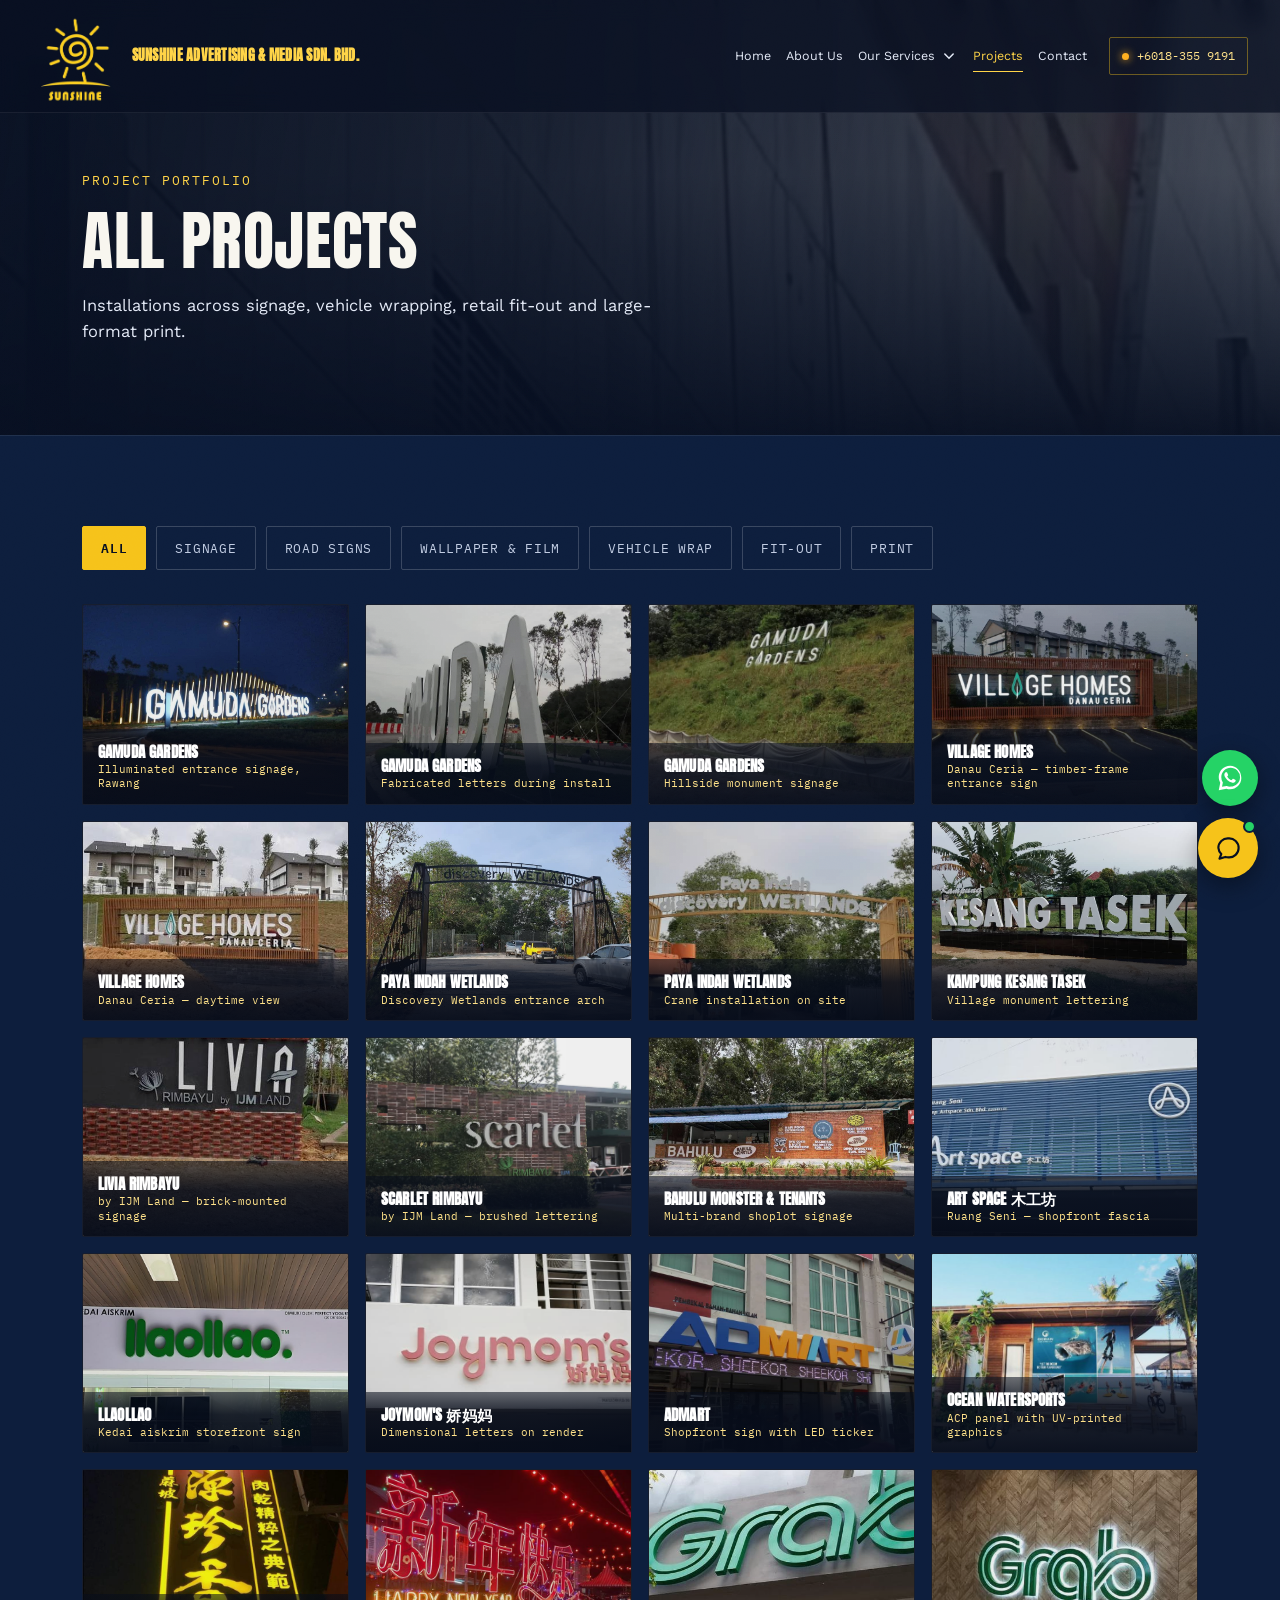
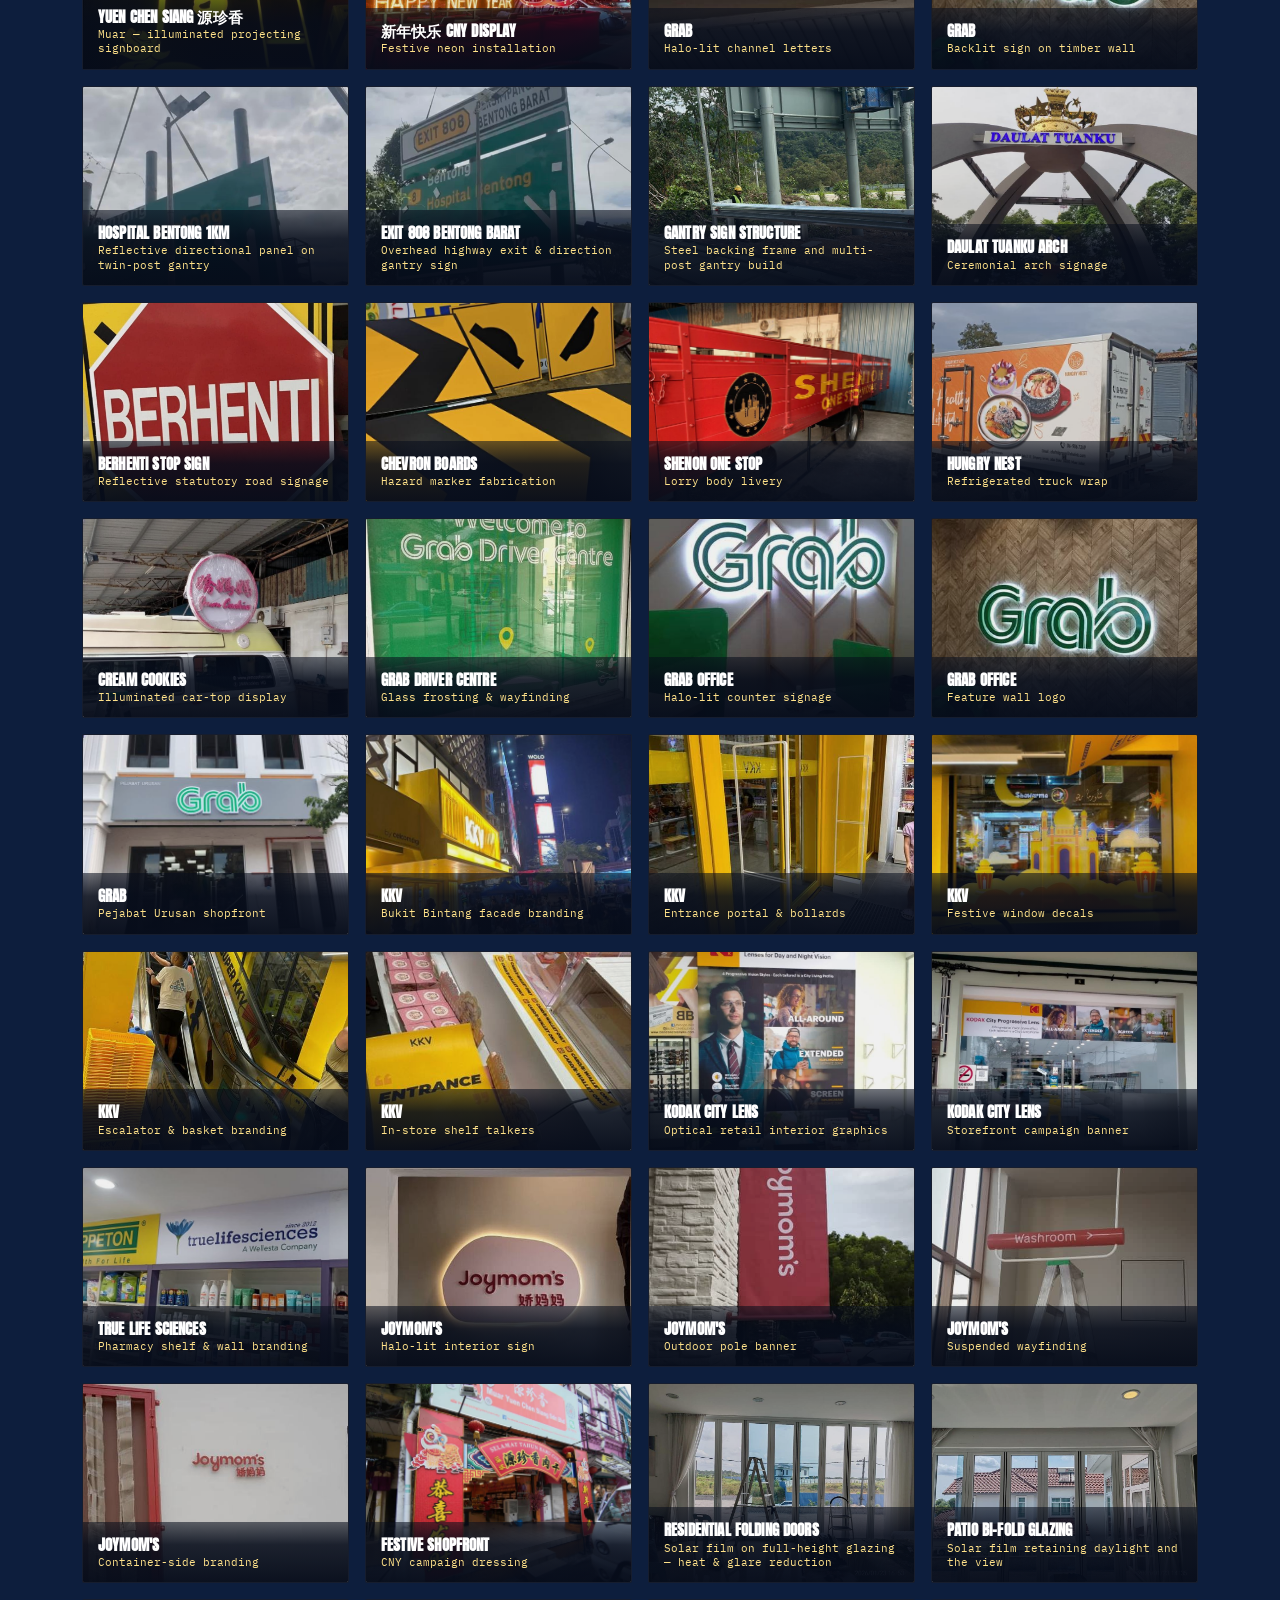
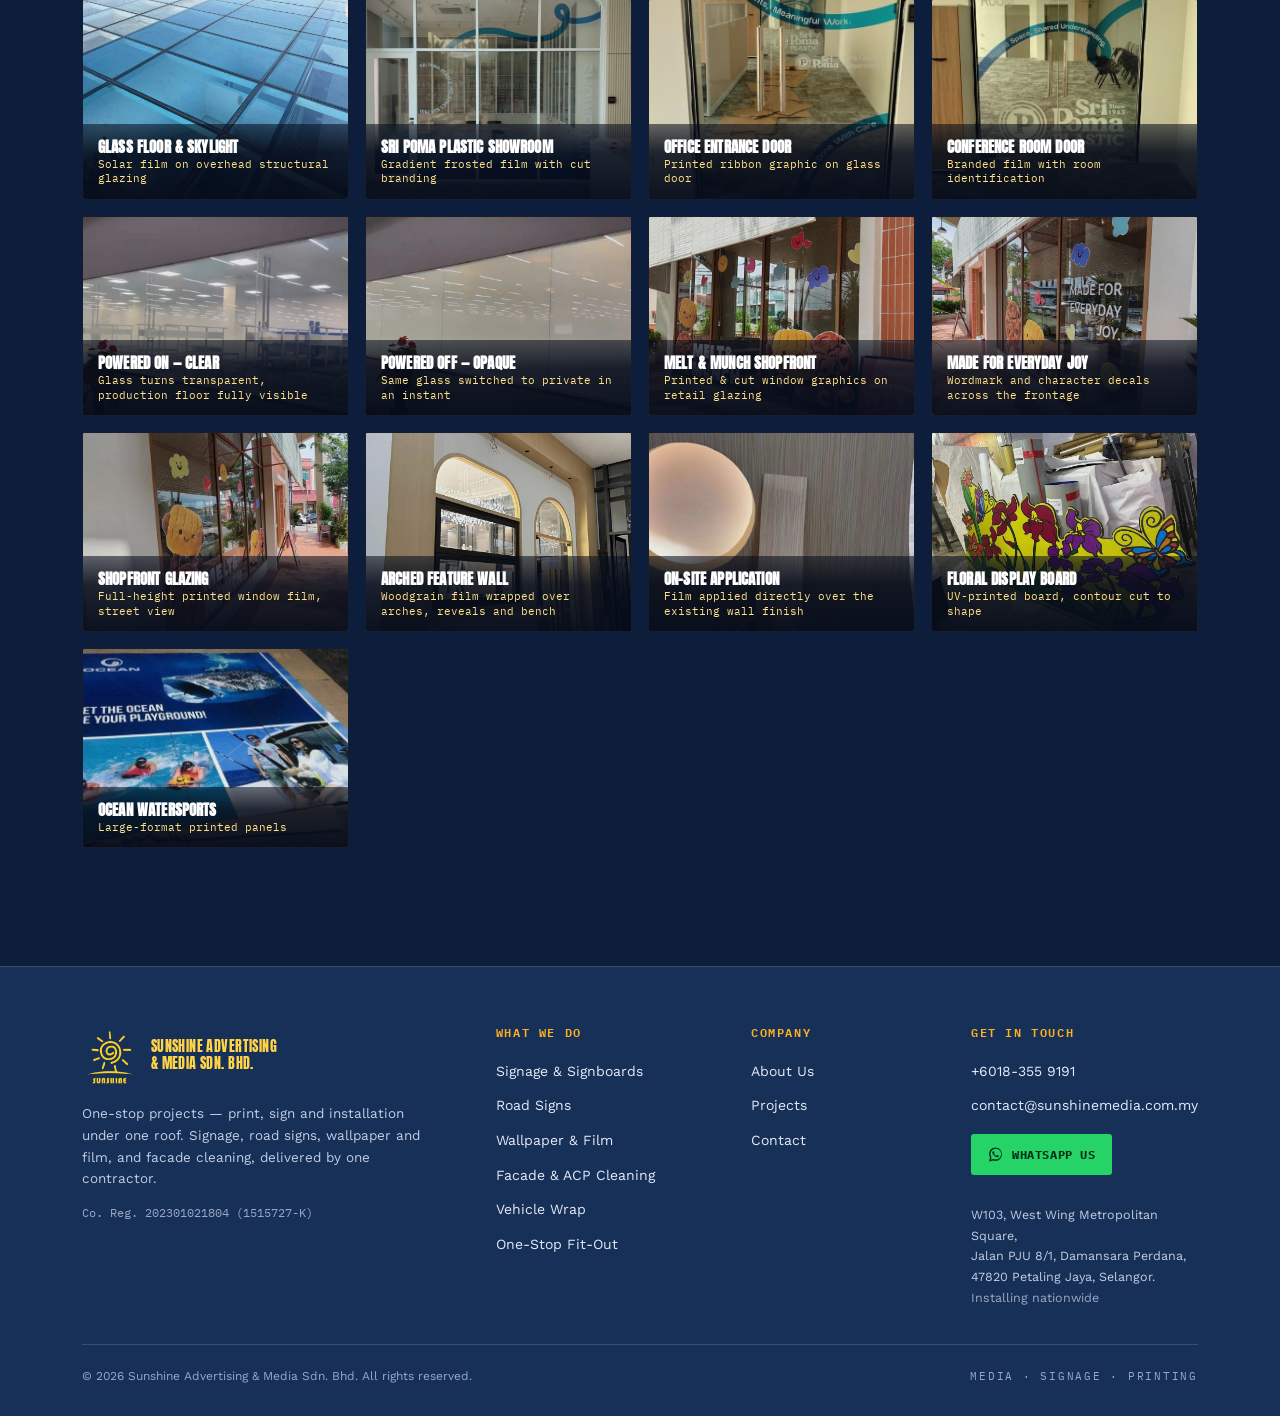
<file: projects.html>
<!DOCTYPE html>
<html lang="en-MY">
<head>
<meta charset="UTF-8">
<meta name="viewport" content="width=device-width, initial-scale=1.0">
<title>Project Portfolio | Sunshine Advertising &amp; Media</title>
<meta name="description" content="Completed signage, vehicle wrap, fit-out and print projects across Malaysia — including work for Gamuda, IJM Land, Grab, KKV and Kodak City Lens.">
<link rel="canonical" href="https://www.sunshinemedia.com.my/projects.html">
<meta name="robots" content="index, follow, max-image-preview:large, max-snippet:-1">
<meta name="geo.region" content="MY-10">
<meta name="geo.placename" content="Petaling Jaya, Selangor">

<meta property="og:type" content="website">
<meta property="og:site_name" content="Sunshine Advertising & Media Sdn. Bhd.">
<meta property="og:title" content="Project Portfolio | Sunshine Advertising & Media">
<meta property="og:description" content="Completed signage, vehicle wrap, fit-out and print projects across Malaysia — including work for Gamuda, IJM Land, Grab, KKV and Kodak City Lens.">
<meta property="og:url" content="https://www.sunshinemedia.com.my/projects.html">
<meta property="og:image" content="https://www.sunshinemedia.com.my/assets/facade-rope-access.jpg">
<meta property="og:locale" content="en_MY">
<meta name="twitter:card" content="summary_large_image">
<meta name="twitter:title" content="Project Portfolio | Sunshine Advertising & Media">
<meta name="twitter:description" content="Completed signage, vehicle wrap, fit-out and print projects across Malaysia — including work for Gamuda, IJM Land, Grab, KKV and Kodak City Lens.">
<meta name="twitter:image" content="https://www.sunshinemedia.com.my/assets/facade-rope-access.jpg">

<link rel="icon" href="assets/logo.png">
<link rel="preconnect" href="https://fonts.googleapis.com">
<link rel="preconnect" href="https://fonts.gstatic.com" crossorigin>
<link href="https://fonts.googleapis.com/css2?family=Anton&family=Work+Sans:wght@400;500;600;700;800&family=IBM+Plex+Mono:wght@400;500;600&display=swap" rel="stylesheet">
<link rel="stylesheet" href="style.css">
<script type="application/ld+json">
{
  "@context": "https://schema.org",
  "@type": [
    "LocalBusiness",
    "ProfessionalService"
  ],
  "@id": "https://www.sunshinemedia.com.my/#organization",
  "name": "Sunshine Advertising & Media Sdn. Bhd.",
  "alternateName": [
    "Sunshine Advertising & Media",
    "Sunshine Adv & Media",
    "Sunshine Signage"
  ],
  "description": "Sunshine Advertising & Media Sdn. Bhd. is a Malaysian signage, printing and branding fit-out contractor based in Petaling Jaya, Selangor. The company designs, prints, fabricates and installs signboards, illuminated and shopfront signage, road and traffic signs, wallpaper, decorative glass film, smart film (PDLC) and solar film, plus vehicle wraps, facade and ACP cleaning, and complete retail and office branding fit-outs.",
  "url": "https://www.sunshinemedia.com.my/",
  "logo": "https://www.sunshinemedia.com.my/assets/logo.png",
  "image": "https://www.sunshinemedia.com.my/assets/sig-gamuda-night.jpg",
  "telephone": "+60183559191",
  "email": "contact@sunshinemedia.com.my",
  "priceRange": "$$",
  "identifier": "202301021804 (1515727-K)",
  "address": {
    "@type": "PostalAddress",
    "streetAddress": "W103, West Wing Metropolitan Square, Jalan PJU 8/1, Damansara Perdana",
    "addressLocality": "Petaling Jaya",
    "addressRegion": "Selangor",
    "postalCode": "47820",
    "addressCountry": "MY"
  },
  "areaServed": [
    {
      "@type": "Place",
      "name": "Petaling Jaya"
    },
    {
      "@type": "Place",
      "name": "Kuala Lumpur"
    },
    {
      "@type": "Place",
      "name": "Selangor"
    },
    {
      "@type": "Place",
      "name": "Klang Valley"
    },
    {
      "@type": "Place",
      "name": "Malaysia"
    }
  ],
  "knowsAbout": [
    "Signage fabrication and installation",
    "Signboard making",
    "Illuminated and LED channel letter signage",
    "Monument and township entrance signage",
    "Shopfront and retail signage",
    "Road signs and traffic signage",
    "Statutory and reflective road signage",
    "Wallpaper supply and installation",
    "Interior woodgrain and architectural wrapping film",
    "Decorative glass film and frosting",
    "Smart film (PDLC switchable privacy glass)",
    "Solar film and window tinting",
    "Window graphics and one-way vision film",
    "Vehicle wrapping and fleet livery",
    "Large format printing",
    "Offset and digital printing",
    "Retail and office branding fit-out",
    "Renovation and interior fit-out works",
    "Partition, ceiling and flooring works",
    "Custom carpentry and joinery",
    "Painting and skim coat",
    "M&E coordination for renovation works",
    "Facade cleaning",
    "Glass panel and curtain wall washing",
    "ACP (aluminium composite panel) cleaning and restoration",
    "High-rise and rope access facade maintenance",
    "Graphic design and branding collateral"
  ],
  "slogan": "Media . Signage . Printing",
  "hasOfferCatalog": {
    "@type": "OfferCatalog",
    "name": "Signage, printing and fit-out services",
    "itemListElement": [
      {
        "@type": "Offer",
        "itemOffered": {
          "@type": "Service",
          "name": "Signage fabrication and installation"
        }
      },
      {
        "@type": "Offer",
        "itemOffered": {
          "@type": "Service",
          "name": "Signboard making"
        }
      },
      {
        "@type": "Offer",
        "itemOffered": {
          "@type": "Service",
          "name": "Illuminated and LED channel letter signage"
        }
      },
      {
        "@type": "Offer",
        "itemOffered": {
          "@type": "Service",
          "name": "Monument and township entrance signage"
        }
      },
      {
        "@type": "Offer",
        "itemOffered": {
          "@type": "Service",
          "name": "Shopfront and retail signage"
        }
      },
      {
        "@type": "Offer",
        "itemOffered": {
          "@type": "Service",
          "name": "Road signs and traffic signage"
        }
      },
      {
        "@type": "Offer",
        "itemOffered": {
          "@type": "Service",
          "name": "Statutory and reflective road signage"
        }
      },
      {
        "@type": "Offer",
        "itemOffered": {
          "@type": "Service",
          "name": "Wallpaper supply and installation"
        }
      },
      {
        "@type": "Offer",
        "itemOffered": {
          "@type": "Service",
          "name": "Interior woodgrain and architectural wrapping film"
        }
      },
      {
        "@type": "Offer",
        "itemOffered": {
          "@type": "Service",
          "name": "Decorative glass film and frosting"
        }
      },
      {
        "@type": "Offer",
        "itemOffered": {
          "@type": "Service",
          "name": "Smart film (PDLC switchable privacy glass)"
        }
      },
      {
        "@type": "Offer",
        "itemOffered": {
          "@type": "Service",
          "name": "Solar film and window tinting"
        }
      },
      {
        "@type": "Offer",
        "itemOffered": {
          "@type": "Service",
          "name": "Window graphics and one-way vision film"
        }
      },
      {
        "@type": "Offer",
        "itemOffered": {
          "@type": "Service",
          "name": "Vehicle wrapping and fleet livery"
        }
      },
      {
        "@type": "Offer",
        "itemOffered": {
          "@type": "Service",
          "name": "Large format printing"
        }
      },
      {
        "@type": "Offer",
        "itemOffered": {
          "@type": "Service",
          "name": "Offset and digital printing"
        }
      },
      {
        "@type": "Offer",
        "itemOffered": {
          "@type": "Service",
          "name": "Retail and office branding fit-out"
        }
      },
      {
        "@type": "Offer",
        "itemOffered": {
          "@type": "Service",
          "name": "Renovation and interior fit-out works"
        }
      },
      {
        "@type": "Offer",
        "itemOffered": {
          "@type": "Service",
          "name": "Partition, ceiling and flooring works"
        }
      },
      {
        "@type": "Offer",
        "itemOffered": {
          "@type": "Service",
          "name": "Custom carpentry and joinery"
        }
      },
      {
        "@type": "Offer",
        "itemOffered": {
          "@type": "Service",
          "name": "Painting and skim coat"
        }
      },
      {
        "@type": "Offer",
        "itemOffered": {
          "@type": "Service",
          "name": "M&E coordination for renovation works"
        }
      },
      {
        "@type": "Offer",
        "itemOffered": {
          "@type": "Service",
          "name": "Facade cleaning"
        }
      },
      {
        "@type": "Offer",
        "itemOffered": {
          "@type": "Service",
          "name": "Glass panel and curtain wall washing"
        }
      },
      {
        "@type": "Offer",
        "itemOffered": {
          "@type": "Service",
          "name": "ACP (aluminium composite panel) cleaning and restoration"
        }
      },
      {
        "@type": "Offer",
        "itemOffered": {
          "@type": "Service",
          "name": "High-rise and rope access facade maintenance"
        }
      },
      {
        "@type": "Offer",
        "itemOffered": {
          "@type": "Service",
          "name": "Graphic design and branding collateral"
        }
      }
    ]
  },
  "contactPoint": [
    {
      "@type": "ContactPoint",
      "telephone": "+60183559191",
      "email": "contact@sunshinemedia.com.my",
      "contactType": "sales",
      "areaServed": "MY",
      "availableLanguage": [
        "en",
        "ms",
        "zh"
      ]
    }
  ]
}
</script>
<script type="application/ld+json">
{
  "@context": "https://schema.org",
  "@type": "BreadcrumbList",
  "itemListElement": [
    {
      "@type": "ListItem",
      "position": 1,
      "name": "Home",
      "item": "https://www.sunshinemedia.com.my/"
    },
    {
      "@type": "ListItem",
      "position": 2,
      "name": "All Projects",
      "item": "https://www.sunshinemedia.com.my/projects.html"
    }
  ]
}
</script>
<script type="application/ld+json">
{
  "@context": "https://schema.org",
  "@type": "ItemList",
  "name": "All completed projects",
  "numberOfItems": 61,
  "itemListElement": [
    {
      "@type": "ListItem",
      "position": 1,
      "item": {
        "@type": "CreativeWork",
        "name": "Gamuda Gardens — Illuminated entrance signage, Rawang",
        "image": "https://www.sunshinemedia.com.my/assets/sig-gamuda-night.jpg",
        "creator": {
          "@id": "https://www.sunshinemedia.com.my/#organization"
        }
      }
    },
    {
      "@type": "ListItem",
      "position": 2,
      "item": {
        "@type": "CreativeWork",
        "name": "Gamuda Gardens — Fabricated letters during install",
        "image": "https://www.sunshinemedia.com.my/assets/sig-gamuda-install.jpg",
        "creator": {
          "@id": "https://www.sunshinemedia.com.my/#organization"
        }
      }
    },
    {
      "@type": "ListItem",
      "position": 3,
      "item": {
        "@type": "CreativeWork",
        "name": "Gamuda Gardens — Hillside monument signage",
        "image": "https://www.sunshinemedia.com.my/assets/sig-gamuda-hillside.jpg",
        "creator": {
          "@id": "https://www.sunshinemedia.com.my/#organization"
        }
      }
    },
    {
      "@type": "ListItem",
      "position": 4,
      "item": {
        "@type": "CreativeWork",
        "name": "Village Homes — Danau Ceria — timber-frame entrance sign",
        "image": "https://www.sunshinemedia.com.my/assets/sig-village-homes-night.jpg",
        "creator": {
          "@id": "https://www.sunshinemedia.com.my/#organization"
        }
      }
    },
    {
      "@type": "ListItem",
      "position": 5,
      "item": {
        "@type": "CreativeWork",
        "name": "Village Homes — Danau Ceria — daytime view",
        "image": "https://www.sunshinemedia.com.my/assets/sig-village-homes-day.jpg",
        "creator": {
          "@id": "https://www.sunshinemedia.com.my/#organization"
        }
      }
    },
    {
      "@type": "ListItem",
      "position": 6,
      "item": {
        "@type": "CreativeWork",
        "name": "Paya Indah Wetlands — Discovery Wetlands entrance arch",
        "image": "https://www.sunshinemedia.com.my/assets/sig-wetlands-arch.jpg",
        "creator": {
          "@id": "https://www.sunshinemedia.com.my/#organization"
        }
      }
    },
    {
      "@type": "ListItem",
      "position": 7,
      "item": {
        "@type": "CreativeWork",
        "name": "Paya Indah Wetlands — Crane installation on site",
        "image": "https://www.sunshinemedia.com.my/assets/sig-wetlands-install.jpg",
        "creator": {
          "@id": "https://www.sunshinemedia.com.my/#organization"
        }
      }
    },
    {
      "@type": "ListItem",
      "position": 8,
      "item": {
        "@type": "CreativeWork",
        "name": "Kampung Kesang Tasek — Village monument lettering",
        "image": "https://www.sunshinemedia.com.my/assets/sig-kesang-tasek.jpg",
        "creator": {
          "@id": "https://www.sunshinemedia.com.my/#organization"
        }
      }
    },
    {
      "@type": "ListItem",
      "position": 9,
      "item": {
        "@type": "CreativeWork",
        "name": "Livia Rimbayu — by IJM Land — brick-mounted signage",
        "image": "https://www.sunshinemedia.com.my/assets/sig-livia-rimbayu.jpg",
        "creator": {
          "@id": "https://www.sunshinemedia.com.my/#organization"
        }
      }
    },
    {
      "@type": "ListItem",
      "position": 10,
      "item": {
        "@type": "CreativeWork",
        "name": "Scarlet Rimbayu — by IJM Land — brushed lettering",
        "image": "https://www.sunshinemedia.com.my/assets/sig-scarlet.jpg",
        "creator": {
          "@id": "https://www.sunshinemedia.com.my/#organization"
        }
      }
    },
    {
      "@type": "ListItem",
      "position": 11,
      "item": {
        "@type": "CreativeWork",
        "name": "Bahulu Monster & tenants — Multi-brand shoplot signage",
        "image": "https://www.sunshinemedia.com.my/assets/sig-bahulu-shoplots.jpg",
        "creator": {
          "@id": "https://www.sunshinemedia.com.my/#organization"
        }
      }
    },
    {
      "@type": "ListItem",
      "position": 12,
      "item": {
        "@type": "CreativeWork",
        "name": "Art Space 木工坊 — Ruang Seni — shopfront fascia",
        "image": "https://www.sunshinemedia.com.my/assets/sig-artspace.jpg",
        "creator": {
          "@id": "https://www.sunshinemedia.com.my/#organization"
        }
      }
    },
    {
      "@type": "ListItem",
      "position": 13,
      "item": {
        "@type": "CreativeWork",
        "name": "llaollao — Kedai aiskrim storefront sign",
        "image": "https://www.sunshinemedia.com.my/assets/sig-llaollao.jpg",
        "creator": {
          "@id": "https://www.sunshinemedia.com.my/#organization"
        }
      }
    },
    {
      "@type": "ListItem",
      "position": 14,
      "item": {
        "@type": "CreativeWork",
        "name": "Joymom's 娇妈妈 — Dimensional letters on render",
        "image": "https://www.sunshinemedia.com.my/assets/sig-joymoms-shopfront.jpg",
        "creator": {
          "@id": "https://www.sunshinemedia.com.my/#organization"
        }
      }
    },
    {
      "@type": "ListItem",
      "position": 15,
      "item": {
        "@type": "CreativeWork",
        "name": "ADMART — Shopfront sign with LED ticker",
        "image": "https://www.sunshinemedia.com.my/assets/sig-admart.jpg",
        "creator": {
          "@id": "https://www.sunshinemedia.com.my/#organization"
        }
      }
    },
    {
      "@type": "ListItem",
      "position": 16,
      "item": {
        "@type": "CreativeWork",
        "name": "Ocean Watersports — ACP panel with UV-printed graphics",
        "image": "https://www.sunshinemedia.com.my/assets/sig-ocean-lightbox.jpg",
        "creator": {
          "@id": "https://www.sunshinemedia.com.my/#organization"
        }
      }
    },
    {
      "@type": "ListItem",
      "position": 17,
      "item": {
        "@type": "CreativeWork",
        "name": "Yuen Chen Siang 源珍香 — Muar — illuminated projecting signboard",
        "image": "https://www.sunshinemedia.com.my/assets/sig-yuen-chen-siang.jpg",
        "creator": {
          "@id": "https://www.sunshinemedia.com.my/#organization"
        }
      }
    },
    {
      "@type": "ListItem",
      "position": 18,
      "item": {
        "@type": "CreativeWork",
        "name": "新年快乐 CNY display — Festive neon installation",
        "image": "https://www.sunshinemedia.com.my/assets/sig-cny-neon.jpg",
        "creator": {
          "@id": "https://www.sunshinemedia.com.my/#organization"
        }
      }
    },
    {
      "@type": "ListItem",
      "position": 19,
      "item": {
        "@type": "CreativeWork",
        "name": "Grab — Halo-lit channel letters",
        "image": "https://www.sunshinemedia.com.my/assets/sig-grab-channel.jpg",
        "creator": {
          "@id": "https://www.sunshinemedia.com.my/#organization"
        }
      }
    },
    {
      "@type": "ListItem",
      "position": 20,
      "item": {
        "@type": "CreativeWork",
        "name": "Grab — Backlit sign on timber wall",
        "image": "https://www.sunshinemedia.com.my/assets/sig-grab-backlit.jpg",
        "creator": {
          "@id": "https://www.sunshinemedia.com.my/#organization"
        }
      }
    },
    {
      "@type": "ListItem",
      "position": 21,
      "item": {
        "@type": "CreativeWork",
        "name": "Hospital Bentong 1km — Reflective directional panel on twin-post gantry",
        "image": "https://www.sunshinemedia.com.my/assets/sig-bentong-hospital.jpg",
        "creator": {
          "@id": "https://www.sunshinemedia.com.my/#organization"
        }
      }
    },
    {
      "@type": "ListItem",
      "position": 22,
      "item": {
        "@type": "CreativeWork",
        "name": "Exit 808 Bentong Barat — Overhead highway exit &amp; direction gantry sign",
        "image": "https://www.sunshinemedia.com.my/assets/sig-bentong-exit808.jpg",
        "creator": {
          "@id": "https://www.sunshinemedia.com.my/#organization"
        }
      }
    },
    {
      "@type": "ListItem",
      "position": 23,
      "item": {
        "@type": "CreativeWork",
        "name": "Gantry sign structure — Steel backing frame and multi-post gantry build",
        "image": "https://www.sunshinemedia.com.my/assets/sig-gantry-frame.jpg",
        "creator": {
          "@id": "https://www.sunshinemedia.com.my/#organization"
        }
      }
    },
    {
      "@type": "ListItem",
      "position": 24,
      "item": {
        "@type": "CreativeWork",
        "name": "Daulat Tuanku arch — Ceremonial arch signage",
        "image": "https://www.sunshinemedia.com.my/assets/sig-daulat-tuanku.jpg",
        "creator": {
          "@id": "https://www.sunshinemedia.com.my/#organization"
        }
      }
    },
    {
      "@type": "ListItem",
      "position": 25,
      "item": {
        "@type": "CreativeWork",
        "name": "BERHENTI stop sign — Reflective statutory road signage",
        "image": "https://www.sunshinemedia.com.my/assets/sig-berhenti.jpg",
        "creator": {
          "@id": "https://www.sunshinemedia.com.my/#organization"
        }
      }
    },
    {
      "@type": "ListItem",
      "position": 26,
      "item": {
        "@type": "CreativeWork",
        "name": "Chevron boards — Hazard marker fabrication",
        "image": "https://www.sunshinemedia.com.my/assets/sig-chevron.jpg",
        "creator": {
          "@id": "https://www.sunshinemedia.com.my/#organization"
        }
      }
    },
    {
      "@type": "ListItem",
      "position": 27,
      "item": {
        "@type": "CreativeWork",
        "name": "Shenon One Stop — Lorry body livery",
        "image": "https://www.sunshinemedia.com.my/assets/wrap-shenon-lorry.jpg",
        "creator": {
          "@id": "https://www.sunshinemedia.com.my/#organization"
        }
      }
    },
    {
      "@type": "ListItem",
      "position": 28,
      "item": {
        "@type": "CreativeWork",
        "name": "Hungry Nest — Refrigerated truck wrap",
        "image": "https://www.sunshinemedia.com.my/assets/wrap-food-truck.jpg",
        "creator": {
          "@id": "https://www.sunshinemedia.com.my/#organization"
        }
      }
    },
    {
      "@type": "ListItem",
      "position": 29,
      "item": {
        "@type": "CreativeWork",
        "name": "Cream Cookies — Illuminated car-top display",
        "image": "https://www.sunshinemedia.com.my/assets/wrap-car-topper.jpg",
        "creator": {
          "@id": "https://www.sunshinemedia.com.my/#organization"
        }
      }
    },
    {
      "@type": "ListItem",
      "position": 30,
      "item": {
        "@type": "CreativeWork",
        "name": "Grab Driver Centre — Glass frosting & wayfinding",
        "image": "https://www.sunshinemedia.com.my/assets/fit-grab-glass-door.jpg",
        "creator": {
          "@id": "https://www.sunshinemedia.com.my/#organization"
        }
      }
    },
    {
      "@type": "ListItem",
      "position": 31,
      "item": {
        "@type": "CreativeWork",
        "name": "Grab office — Halo-lit counter signage",
        "image": "https://www.sunshinemedia.com.my/assets/fit-grab-counter-sign.jpg",
        "creator": {
          "@id": "https://www.sunshinemedia.com.my/#organization"
        }
      }
    },
    {
      "@type": "ListItem",
      "position": 32,
      "item": {
        "@type": "CreativeWork",
        "name": "Grab office — Feature wall logo",
        "image": "https://www.sunshinemedia.com.my/assets/fit-grab-wood-wall.jpg",
        "creator": {
          "@id": "https://www.sunshinemedia.com.my/#organization"
        }
      }
    },
    {
      "@type": "ListItem",
      "position": 33,
      "item": {
        "@type": "CreativeWork",
        "name": "Grab — Pejabat Urusan shopfront",
        "image": "https://www.sunshinemedia.com.my/assets/fit-grab-exterior.jpg",
        "creator": {
          "@id": "https://www.sunshinemedia.com.my/#organization"
        }
      }
    },
    {
      "@type": "ListItem",
      "position": 34,
      "item": {
        "@type": "CreativeWork",
        "name": "KKV — Bukit Bintang facade branding",
        "image": "https://www.sunshinemedia.com.my/assets/fit-kkv-facade.jpg",
        "creator": {
          "@id": "https://www.sunshinemedia.com.my/#organization"
        }
      }
    },
    {
      "@type": "ListItem",
      "position": 35,
      "item": {
        "@type": "CreativeWork",
        "name": "KKV — Entrance portal & bollards",
        "image": "https://www.sunshinemedia.com.my/assets/fit-kkv-entrance.jpg",
        "creator": {
          "@id": "https://www.sunshinemedia.com.my/#organization"
        }
      }
    },
    {
      "@type": "ListItem",
      "position": 36,
      "item": {
        "@type": "CreativeWork",
        "name": "KKV — Festive window decals",
        "image": "https://www.sunshinemedia.com.my/assets/fit-kkv-window.jpg",
        "creator": {
          "@id": "https://www.sunshinemedia.com.my/#organization"
        }
      }
    },
    {
      "@type": "ListItem",
      "position": 37,
      "item": {
        "@type": "CreativeWork",
        "name": "KKV — Escalator & basket branding",
        "image": "https://www.sunshinemedia.com.my/assets/fit-kkv-escalator.jpg",
        "creator": {
          "@id": "https://www.sunshinemedia.com.my/#organization"
        }
      }
    },
    {
      "@type": "ListItem",
      "position": 38,
      "item": {
        "@type": "CreativeWork",
        "name": "KKV — In-store shelf talkers",
        "image": "https://www.sunshinemedia.com.my/assets/fit-kkv-shelf.jpg",
        "creator": {
          "@id": "https://www.sunshinemedia.com.my/#organization"
        }
      }
    },
    {
      "@type": "ListItem",
      "position": 39,
      "item": {
        "@type": "CreativeWork",
        "name": "Kodak City Lens — Optical retail interior graphics",
        "image": "https://www.sunshinemedia.com.my/assets/fit-kodak-interior.jpg",
        "creator": {
          "@id": "https://www.sunshinemedia.com.my/#organization"
        }
      }
    },
    {
      "@type": "ListItem",
      "position": 40,
      "item": {
        "@type": "CreativeWork",
        "name": "Kodak City Lens — Storefront campaign banner",
        "image": "https://www.sunshinemedia.com.my/assets/fit-kodak-storefront.jpg",
        "creator": {
          "@id": "https://www.sunshinemedia.com.my/#organization"
        }
      }
    },
    {
      "@type": "ListItem",
      "position": 41,
      "item": {
        "@type": "CreativeWork",
        "name": "True Life Sciences — Pharmacy shelf & wall branding",
        "image": "https://www.sunshinemedia.com.my/assets/fit-truelifesciences.jpg",
        "creator": {
          "@id": "https://www.sunshinemedia.com.my/#organization"
        }
      }
    },
    {
      "@type": "ListItem",
      "position": 42,
      "item": {
        "@type": "CreativeWork",
        "name": "Joymom's — Halo-lit interior sign",
        "image": "https://www.sunshinemedia.com.my/assets/fit-joymoms-halo.jpg",
        "creator": {
          "@id": "https://www.sunshinemedia.com.my/#organization"
        }
      }
    },
    {
      "@type": "ListItem",
      "position": 43,
      "item": {
        "@type": "CreativeWork",
        "name": "Joymom's — Outdoor pole banner",
        "image": "https://www.sunshinemedia.com.my/assets/fit-joymoms-banner.jpg",
        "creator": {
          "@id": "https://www.sunshinemedia.com.my/#organization"
        }
      }
    },
    {
      "@type": "ListItem",
      "position": 44,
      "item": {
        "@type": "CreativeWork",
        "name": "Joymom's — Suspended wayfinding",
        "image": "https://www.sunshinemedia.com.my/assets/fit-joymoms-washroom.jpg",
        "creator": {
          "@id": "https://www.sunshinemedia.com.my/#organization"
        }
      }
    },
    {
      "@type": "ListItem",
      "position": 45,
      "item": {
        "@type": "CreativeWork",
        "name": "Joymom's — Container-side branding",
        "image": "https://www.sunshinemedia.com.my/assets/fit-joymoms-container.jpg",
        "creator": {
          "@id": "https://www.sunshinemedia.com.my/#organization"
        }
      }
    },
    {
      "@type": "ListItem",
      "position": 46,
      "item": {
        "@type": "CreativeWork",
        "name": "Festive shopfront — CNY campaign dressing",
        "image": "https://www.sunshinemedia.com.my/assets/fit-cny-shopfront.jpg",
        "creator": {
          "@id": "https://www.sunshinemedia.com.my/#organization"
        }
      }
    },
    {
      "@type": "ListItem",
      "position": 47,
      "item": {
        "@type": "CreativeWork",
        "name": "Residential folding doors — Solar film on full-height glazing &mdash; heat &amp; glare reduction",
        "image": "https://www.sunshinemedia.com.my/assets/film-solar-folding-doors.jpg",
        "creator": {
          "@id": "https://www.sunshinemedia.com.my/#organization"
        }
      }
    },
    {
      "@type": "ListItem",
      "position": 48,
      "item": {
        "@type": "CreativeWork",
        "name": "Patio bi-fold glazing — Solar film retaining daylight and the view",
        "image": "https://www.sunshinemedia.com.my/assets/film-solar-patio-doors.jpg",
        "creator": {
          "@id": "https://www.sunshinemedia.com.my/#organization"
        }
      }
    },
    {
      "@type": "ListItem",
      "position": 49,
      "item": {
        "@type": "CreativeWork",
        "name": "Glass floor &amp; skylight — Solar film on overhead structural glazing",
        "image": "https://www.sunshinemedia.com.my/assets/film-solar-skylight.jpg",
        "creator": {
          "@id": "https://www.sunshinemedia.com.my/#organization"
        }
      }
    },
    {
      "@type": "ListItem",
      "position": 50,
      "item": {
        "@type": "CreativeWork",
        "name": "Sri Poma Plastic showroom — Gradient frosted film with cut branding",
        "image": "https://www.sunshinemedia.com.my/assets/film-glass-showroom.jpg",
        "creator": {
          "@id": "https://www.sunshinemedia.com.my/#organization"
        }
      }
    },
    {
      "@type": "ListItem",
      "position": 51,
      "item": {
        "@type": "CreativeWork",
        "name": "Office entrance door — Printed ribbon graphic on glass door",
        "image": "https://www.sunshinemedia.com.my/assets/film-glass-entrance-door.jpg",
        "creator": {
          "@id": "https://www.sunshinemedia.com.my/#organization"
        }
      }
    },
    {
      "@type": "ListItem",
      "position": 52,
      "item": {
        "@type": "CreativeWork",
        "name": "Conference room door — Branded film with room identification",
        "image": "https://www.sunshinemedia.com.my/assets/film-glass-conference-door.jpg",
        "creator": {
          "@id": "https://www.sunshinemedia.com.my/#organization"
        }
      }
    },
    {
      "@type": "ListItem",
      "position": 53,
      "item": {
        "@type": "CreativeWork",
        "name": "Powered ON &mdash; clear — Glass turns transparent, production floor fully visible",
        "image": "https://www.sunshinemedia.com.my/assets/film-smart-off.jpg",
        "creator": {
          "@id": "https://www.sunshinemedia.com.my/#organization"
        }
      }
    },
    {
      "@type": "ListItem",
      "position": 54,
      "item": {
        "@type": "CreativeWork",
        "name": "Powered OFF &mdash; opaque — Same glass switched to private in an instant",
        "image": "https://www.sunshinemedia.com.my/assets/film-smart-on.jpg",
        "creator": {
          "@id": "https://www.sunshinemedia.com.my/#organization"
        }
      }
    },
    {
      "@type": "ListItem",
      "position": 55,
      "item": {
        "@type": "CreativeWork",
        "name": "Melt &amp; Munch shopfront — Printed &amp; cut window graphics on retail glazing",
        "image": "https://www.sunshinemedia.com.my/assets/film-window-melt-munch.jpg",
        "creator": {
          "@id": "https://www.sunshinemedia.com.my/#organization"
        }
      }
    },
    {
      "@type": "ListItem",
      "position": 56,
      "item": {
        "@type": "CreativeWork",
        "name": "Made For Everyday Joy — Wordmark and character decals across the frontage",
        "image": "https://www.sunshinemedia.com.my/assets/film-window-everyday-joy.jpg",
        "creator": {
          "@id": "https://www.sunshinemedia.com.my/#organization"
        }
      }
    },
    {
      "@type": "ListItem",
      "position": 57,
      "item": {
        "@type": "CreativeWork",
        "name": "Shopfront glazing — Full-height printed window film, street view",
        "image": "https://www.sunshinemedia.com.my/assets/film-window-shopfront.jpg",
        "creator": {
          "@id": "https://www.sunshinemedia.com.my/#organization"
        }
      }
    },
    {
      "@type": "ListItem",
      "position": 58,
      "item": {
        "@type": "CreativeWork",
        "name": "Arched feature wall — Woodgrain film wrapped over arches, reveals and bench",
        "image": "https://www.sunshinemedia.com.my/assets/film-wood-arch-feature.jpg",
        "creator": {
          "@id": "https://www.sunshinemedia.com.my/#organization"
        }
      }
    },
    {
      "@type": "ListItem",
      "position": 59,
      "item": {
        "@type": "CreativeWork",
        "name": "On-site application — Film applied directly over the existing wall finish",
        "image": "https://www.sunshinemedia.com.my/assets/film-wood-install.jpg",
        "creator": {
          "@id": "https://www.sunshinemedia.com.my/#organization"
        }
      }
    },
    {
      "@type": "ListItem",
      "position": 60,
      "item": {
        "@type": "CreativeWork",
        "name": "Floral display board — UV-printed board, contour cut to shape",
        "image": "https://www.sunshinemedia.com.my/assets/print-cutout-board.jpg",
        "creator": {
          "@id": "https://www.sunshinemedia.com.my/#organization"
        }
      }
    },
    {
      "@type": "ListItem",
      "position": 61,
      "item": {
        "@type": "CreativeWork",
        "name": "Ocean Watersports — Large-format printed panels",
        "image": "https://www.sunshinemedia.com.my/assets/print-ocean-banner.jpg",
        "creator": {
          "@id": "https://www.sunshinemedia.com.my/#organization"
        }
      }
    }
  ]
}
</script>
</head>
<body>
<div class="grain"></div>
<header class="site-nav" id="siteNav">
  <div class="nav-inner">
    <a href="index.html" class="brand">
      <img src="assets/logo.png" alt="Sunshine Advertising &amp; Media Sdn. Bhd. logo" class="brand-mark" width="100" height="100">
      <span class="brand-word">
        <strong>SUNSHINE ADVERTISING &amp; MEDIA SDN. BHD.</strong>
      </span>
    </a>
    <nav class="nav-links" id="navLinks">
      <a href="index.html">Home</a>
      <a href="about.html">About Us</a>
      <div class="nav-drop">
        <a href="services.html" class="nav-drop-btn">Our Services</a>
        <button type="button" class="nav-drop-toggle" aria-label="Show services" aria-expanded="false">
          <svg viewBox="0 0 12 8" aria-hidden="true"><path d="M1 1l5 5 5-5" fill="none" stroke="currentColor" stroke-width="1.8" stroke-linecap="round"/></svg>
        </button>
        <div class="nav-drop-menu">
          <a href="services.html">
            <strong>All services</strong><span>Everything we make, install and clean</span>
          </a>
          <a href="signage.html">
            <strong>Signage &amp; Signboards</strong><span>Channel letters, monument &amp; shopfront signs</span>
          </a>
          <a href="road-signs.html">
            <strong>Road Signs</strong><span>Highway gantry, statutory &amp; car park signage</span>
          </a>
          <a href="wallpaper-film.html">
            <strong>Wallpaper &amp; Film</strong><span>Wallpaper, woodgrain, glass, smart &amp; solar film</span>
          </a>
          <a href="vehicle-wrap.html">
            <strong>Vehicle Wrap</strong><span>Van, lorry &amp; fleet livery</span>
          </a>
          <a href="facade-cleaning.html">
            <strong>Facade &amp; ACP Cleaning</strong><span>Panel, glass &amp; cladding cleaning</span>
          </a>
          <a href="fit-out.html">
            <strong>Renovation &amp; Fit-Out</strong><span>Interior build, branding &amp; rollouts</span>
          </a>
        </div>
      </div>
      <a href="projects.html" class="is-active">Projects</a>
      <a href="contact.html">Contact</a>
    </nav>
    <a href="tel:+60183559191" class="nav-cta"><span class="dot"></span> +6018-355 9191</a>
    <button class="nav-toggle" id="navToggle" aria-label="Toggle menu"><span></span><span></span><span></span></button>
  </div>
</header>
<main>
<section class="page-hero">
  <div class="page-hero-bg"><img src="assets/facade-rope-access.jpg" alt="" aria-hidden="true"><div class="page-hero-scrim"></div></div>
  <div class="wrap page-hero-inner">
    <p class="eyebrow eyebrow-light">Project Portfolio</p>
    <h1>All projects</h1>
    <p class="page-hero-sub">Installations across signage, vehicle wrapping, retail fit-out and large-format print.</p>
  </div>
</section>
<section class="cat-body">
  <div class="wrap">
    <div class="filter-bar" id="filterBar">
      <button class="filter-btn is-on" data-f="all">All</button>
      <button class="filter-btn" data-f="sig">Signage</button>
      <button class="filter-btn" data-f="road">Road Signs</button>
      <button class="filter-btn" data-f="film">Wallpaper &amp; Film</button>
      <button class="filter-btn" data-f="wrap">Vehicle Wrap</button>
      <button class="filter-btn" data-f="fit">Fit-Out</button>
      <button class="filter-btn" data-f="print">Print</button>
    </div>
<div class="gal-grid gal-grid--uniform" id="projGrid">
  <figure class="gal-item wide" data-cat="sig">
    <img src="assets/sig-gamuda-night.jpg" alt="Gamuda Gardens" loading="lazy">
    <figcaption><strong>Gamuda Gardens</strong><span>Illuminated entrance signage, Rawang</span></figcaption>
  </figure>
  <figure class="gal-item" data-cat="sig">
    <img src="assets/sig-gamuda-install.jpg" alt="Gamuda Gardens" loading="lazy">
    <figcaption><strong>Gamuda Gardens</strong><span>Fabricated letters during install</span></figcaption>
  </figure>
  <figure class="gal-item" data-cat="sig">
    <img src="assets/sig-gamuda-hillside.jpg" alt="Gamuda Gardens" loading="lazy">
    <figcaption><strong>Gamuda Gardens</strong><span>Hillside monument signage</span></figcaption>
  </figure>
  <figure class="gal-item wide" data-cat="sig">
    <img src="assets/sig-village-homes-night.jpg" alt="Village Homes" loading="lazy">
    <figcaption><strong>Village Homes</strong><span>Danau Ceria — timber-frame entrance sign</span></figcaption>
  </figure>
  <figure class="gal-item" data-cat="sig">
    <img src="assets/sig-village-homes-day.jpg" alt="Village Homes" loading="lazy">
    <figcaption><strong>Village Homes</strong><span>Danau Ceria — daytime view</span></figcaption>
  </figure>
  <figure class="gal-item" data-cat="sig">
    <img src="assets/sig-wetlands-arch.jpg" alt="Paya Indah Wetlands" loading="lazy">
    <figcaption><strong>Paya Indah Wetlands</strong><span>Discovery Wetlands entrance arch</span></figcaption>
  </figure>
  <figure class="gal-item" data-cat="sig">
    <img src="assets/sig-wetlands-install.jpg" alt="Paya Indah Wetlands" loading="lazy">
    <figcaption><strong>Paya Indah Wetlands</strong><span>Crane installation on site</span></figcaption>
  </figure>
  <figure class="gal-item" data-cat="sig">
    <img src="assets/sig-kesang-tasek.jpg" alt="Kampung Kesang Tasek" loading="lazy">
    <figcaption><strong>Kampung Kesang Tasek</strong><span>Village monument lettering</span></figcaption>
  </figure>
  <figure class="gal-item" data-cat="sig">
    <img src="assets/sig-livia-rimbayu.jpg" alt="Livia Rimbayu" loading="lazy">
    <figcaption><strong>Livia Rimbayu</strong><span>by IJM Land — brick-mounted signage</span></figcaption>
  </figure>
  <figure class="gal-item" data-cat="sig">
    <img src="assets/sig-scarlet.jpg" alt="Scarlet Rimbayu" loading="lazy">
    <figcaption><strong>Scarlet Rimbayu</strong><span>by IJM Land — brushed lettering</span></figcaption>
  </figure>
  <figure class="gal-item wide" data-cat="sig">
    <img src="assets/sig-bahulu-shoplots.jpg" alt="Bahulu Monster & tenants" loading="lazy">
    <figcaption><strong>Bahulu Monster & tenants</strong><span>Multi-brand shoplot signage</span></figcaption>
  </figure>
  <figure class="gal-item" data-cat="sig">
    <img src="assets/sig-artspace.jpg" alt="Art Space 木工坊" loading="lazy">
    <figcaption><strong>Art Space 木工坊</strong><span>Ruang Seni — shopfront fascia</span></figcaption>
  </figure>
  <figure class="gal-item" data-cat="sig">
    <img src="assets/sig-llaollao.jpg" alt="llaollao" loading="lazy">
    <figcaption><strong>llaollao</strong><span>Kedai aiskrim storefront sign</span></figcaption>
  </figure>
  <figure class="gal-item" data-cat="sig">
    <img src="assets/sig-joymoms-shopfront.jpg" alt="Joymom's 娇妈妈" loading="lazy">
    <figcaption><strong>Joymom's 娇妈妈</strong><span>Dimensional letters on render</span></figcaption>
  </figure>
  <figure class="gal-item" data-cat="sig">
    <img src="assets/sig-admart.jpg" alt="ADMART" loading="lazy">
    <figcaption><strong>ADMART</strong><span>Shopfront sign with LED ticker</span></figcaption>
  </figure>
  <figure class="gal-item" data-cat="sig">
    <img src="assets/sig-ocean-lightbox.jpg" alt="Ocean Watersports" loading="lazy">
    <figcaption><strong>Ocean Watersports</strong><span>ACP panel with UV-printed graphics</span></figcaption>
  </figure>
  <figure class="gal-item" data-cat="sig">
    <img src="assets/sig-yuen-chen-siang.jpg" alt="Yuen Chen Siang 源珍香" loading="lazy">
    <figcaption><strong>Yuen Chen Siang 源珍香</strong><span>Muar — illuminated projecting signboard</span></figcaption>
  </figure>
  <figure class="gal-item wide" data-cat="sig">
    <img src="assets/sig-cny-neon.jpg" alt="新年快乐 CNY display" loading="lazy">
    <figcaption><strong>新年快乐 CNY display</strong><span>Festive neon installation</span></figcaption>
  </figure>
  <figure class="gal-item" data-cat="sig">
    <img src="assets/sig-grab-channel.jpg" alt="Grab" loading="lazy">
    <figcaption><strong>Grab</strong><span>Halo-lit channel letters</span></figcaption>
  </figure>
  <figure class="gal-item" data-cat="sig">
    <img src="assets/sig-grab-backlit.jpg" alt="Grab" loading="lazy">
    <figcaption><strong>Grab</strong><span>Backlit sign on timber wall</span></figcaption>
  </figure>
  <figure class="gal-item" data-cat="road">
    <img src="assets/sig-bentong-hospital.jpg" alt="Hospital Bentong 1km" loading="lazy">
    <figcaption><strong>Hospital Bentong 1km</strong><span>Reflective directional panel on twin-post gantry</span></figcaption>
  </figure>
  <figure class="gal-item" data-cat="road">
    <img src="assets/sig-bentong-exit808.jpg" alt="Exit 808 Bentong Barat" loading="lazy">
    <figcaption><strong>Exit 808 Bentong Barat</strong><span>Overhead highway exit &amp; direction gantry sign</span></figcaption>
  </figure>
  <figure class="gal-item" data-cat="road">
    <img src="assets/sig-gantry-frame.jpg" alt="Gantry sign structure" loading="lazy">
    <figcaption><strong>Gantry sign structure</strong><span>Steel backing frame and multi-post gantry build</span></figcaption>
  </figure>
  <figure class="gal-item wide" data-cat="road">
    <img src="assets/sig-daulat-tuanku.jpg" alt="Daulat Tuanku arch" loading="lazy">
    <figcaption><strong>Daulat Tuanku arch</strong><span>Ceremonial arch signage</span></figcaption>
  </figure>
  <figure class="gal-item" data-cat="road">
    <img src="assets/sig-berhenti.jpg" alt="BERHENTI stop sign" loading="lazy">
    <figcaption><strong>BERHENTI stop sign</strong><span>Reflective statutory road signage</span></figcaption>
  </figure>
  <figure class="gal-item" data-cat="road">
    <img src="assets/sig-chevron.jpg" alt="Chevron boards" loading="lazy">
    <figcaption><strong>Chevron boards</strong><span>Hazard marker fabrication</span></figcaption>
  </figure>
  <figure class="gal-item" data-cat="wrap">
    <img src="assets/wrap-shenon-lorry.jpg" alt="Shenon One Stop" loading="lazy">
    <figcaption><strong>Shenon One Stop</strong><span>Lorry body livery</span></figcaption>
  </figure>
  <figure class="gal-item wide" data-cat="wrap">
    <img src="assets/wrap-food-truck.jpg" alt="Hungry Nest" loading="lazy">
    <figcaption><strong>Hungry Nest</strong><span>Refrigerated truck wrap</span></figcaption>
  </figure>
  <figure class="gal-item" data-cat="wrap">
    <img src="assets/wrap-car-topper.jpg" alt="Cream Cookies" loading="lazy">
    <figcaption><strong>Cream Cookies</strong><span>Illuminated car-top display</span></figcaption>
  </figure>
  <figure class="gal-item" data-cat="fit">
    <img src="assets/fit-grab-glass-door.jpg" alt="Grab Driver Centre" loading="lazy">
    <figcaption><strong>Grab Driver Centre</strong><span>Glass frosting & wayfinding</span></figcaption>
  </figure>
  <figure class="gal-item" data-cat="fit">
    <img src="assets/fit-grab-counter-sign.jpg" alt="Grab office" loading="lazy">
    <figcaption><strong>Grab office</strong><span>Halo-lit counter signage</span></figcaption>
  </figure>
  <figure class="gal-item" data-cat="fit">
    <img src="assets/fit-grab-wood-wall.jpg" alt="Grab office" loading="lazy">
    <figcaption><strong>Grab office</strong><span>Feature wall logo</span></figcaption>
  </figure>
  <figure class="gal-item" data-cat="fit">
    <img src="assets/fit-grab-exterior.jpg" alt="Grab" loading="lazy">
    <figcaption><strong>Grab</strong><span>Pejabat Urusan shopfront</span></figcaption>
  </figure>
  <figure class="gal-item" data-cat="fit">
    <img src="assets/fit-kkv-facade.jpg" alt="KKV" loading="lazy">
    <figcaption><strong>KKV</strong><span>Bukit Bintang facade branding</span></figcaption>
  </figure>
  <figure class="gal-item" data-cat="fit">
    <img src="assets/fit-kkv-entrance.jpg" alt="KKV" loading="lazy">
    <figcaption><strong>KKV</strong><span>Entrance portal & bollards</span></figcaption>
  </figure>
  <figure class="gal-item" data-cat="fit">
    <img src="assets/fit-kkv-window.jpg" alt="KKV" loading="lazy">
    <figcaption><strong>KKV</strong><span>Festive window decals</span></figcaption>
  </figure>
  <figure class="gal-item" data-cat="fit">
    <img src="assets/fit-kkv-escalator.jpg" alt="KKV" loading="lazy">
    <figcaption><strong>KKV</strong><span>Escalator & basket branding</span></figcaption>
  </figure>
  <figure class="gal-item" data-cat="fit">
    <img src="assets/fit-kkv-shelf.jpg" alt="KKV" loading="lazy">
    <figcaption><strong>KKV</strong><span>In-store shelf talkers</span></figcaption>
  </figure>
  <figure class="gal-item" data-cat="fit">
    <img src="assets/fit-kodak-interior.jpg" alt="Kodak City Lens" loading="lazy">
    <figcaption><strong>Kodak City Lens</strong><span>Optical retail interior graphics</span></figcaption>
  </figure>
  <figure class="gal-item" data-cat="fit">
    <img src="assets/fit-kodak-storefront.jpg" alt="Kodak City Lens" loading="lazy">
    <figcaption><strong>Kodak City Lens</strong><span>Storefront campaign banner</span></figcaption>
  </figure>
  <figure class="gal-item wide" data-cat="fit">
    <img src="assets/fit-truelifesciences.jpg" alt="True Life Sciences" loading="lazy">
    <figcaption><strong>True Life Sciences</strong><span>Pharmacy shelf & wall branding</span></figcaption>
  </figure>
  <figure class="gal-item" data-cat="fit">
    <img src="assets/fit-joymoms-halo.jpg" alt="Joymom's" loading="lazy">
    <figcaption><strong>Joymom's</strong><span>Halo-lit interior sign</span></figcaption>
  </figure>
  <figure class="gal-item" data-cat="fit">
    <img src="assets/fit-joymoms-banner.jpg" alt="Joymom's" loading="lazy">
    <figcaption><strong>Joymom's</strong><span>Outdoor pole banner</span></figcaption>
  </figure>
  <figure class="gal-item" data-cat="fit">
    <img src="assets/fit-joymoms-washroom.jpg" alt="Joymom's" loading="lazy">
    <figcaption><strong>Joymom's</strong><span>Suspended wayfinding</span></figcaption>
  </figure>
  <figure class="gal-item" data-cat="fit">
    <img src="assets/fit-joymoms-container.jpg" alt="Joymom's" loading="lazy">
    <figcaption><strong>Joymom's</strong><span>Container-side branding</span></figcaption>
  </figure>
  <figure class="gal-item" data-cat="fit">
    <img src="assets/fit-cny-shopfront.jpg" alt="Festive shopfront" loading="lazy">
    <figcaption><strong>Festive shopfront</strong><span>CNY campaign dressing</span></figcaption>
  </figure>
  <figure class="gal-item" data-cat="film">
    <img src="assets/film-solar-folding-doors.jpg" alt="Residential folding doors" loading="lazy">
    <figcaption><strong>Residential folding doors</strong><span>Solar film on full-height glazing &mdash; heat &amp; glare reduction</span></figcaption>
  </figure>
  <figure class="gal-item" data-cat="film">
    <img src="assets/film-solar-patio-doors.jpg" alt="Patio bi-fold glazing" loading="lazy">
    <figcaption><strong>Patio bi-fold glazing</strong><span>Solar film retaining daylight and the view</span></figcaption>
  </figure>
  <figure class="gal-item" data-cat="film">
    <img src="assets/film-solar-skylight.jpg" alt="Glass floor &amp; skylight" loading="lazy">
    <figcaption><strong>Glass floor &amp; skylight</strong><span>Solar film on overhead structural glazing</span></figcaption>
  </figure>
  <figure class="gal-item" data-cat="film">
    <img src="assets/film-glass-showroom.jpg" alt="Sri Poma Plastic showroom" loading="lazy">
    <figcaption><strong>Sri Poma Plastic showroom</strong><span>Gradient frosted film with cut branding</span></figcaption>
  </figure>
  <figure class="gal-item" data-cat="film">
    <img src="assets/film-glass-entrance-door.jpg" alt="Office entrance door" loading="lazy">
    <figcaption><strong>Office entrance door</strong><span>Printed ribbon graphic on glass door</span></figcaption>
  </figure>
  <figure class="gal-item" data-cat="film">
    <img src="assets/film-glass-conference-door.jpg" alt="Conference room door" loading="lazy">
    <figcaption><strong>Conference room door</strong><span>Branded film with room identification</span></figcaption>
  </figure>
  <figure class="gal-item" data-cat="film">
    <img src="assets/film-smart-off.jpg" alt="Powered ON &mdash; clear" loading="lazy">
    <figcaption><strong>Powered ON &mdash; clear</strong><span>Glass turns transparent, production floor fully visible</span></figcaption>
  </figure>
  <figure class="gal-item" data-cat="film">
    <img src="assets/film-smart-on.jpg" alt="Powered OFF &mdash; opaque" loading="lazy">
    <figcaption><strong>Powered OFF &mdash; opaque</strong><span>Same glass switched to private in an instant</span></figcaption>
  </figure>
  <figure class="gal-item" data-cat="film">
    <img src="assets/film-window-melt-munch.jpg" alt="Melt &amp; Munch shopfront" loading="lazy">
    <figcaption><strong>Melt &amp; Munch shopfront</strong><span>Printed &amp; cut window graphics on retail glazing</span></figcaption>
  </figure>
  <figure class="gal-item" data-cat="film">
    <img src="assets/film-window-everyday-joy.jpg" alt="Made For Everyday Joy" loading="lazy">
    <figcaption><strong>Made For Everyday Joy</strong><span>Wordmark and character decals across the frontage</span></figcaption>
  </figure>
  <figure class="gal-item" data-cat="film">
    <img src="assets/film-window-shopfront.jpg" alt="Shopfront glazing" loading="lazy">
    <figcaption><strong>Shopfront glazing</strong><span>Full-height printed window film, street view</span></figcaption>
  </figure>
  <figure class="gal-item" data-cat="film">
    <img src="assets/film-wood-arch-feature.jpg" alt="Arched feature wall" loading="lazy">
    <figcaption><strong>Arched feature wall</strong><span>Woodgrain film wrapped over arches, reveals and bench</span></figcaption>
  </figure>
  <figure class="gal-item" data-cat="film">
    <img src="assets/film-wood-install.jpg" alt="On-site application" loading="lazy">
    <figcaption><strong>On-site application</strong><span>Film applied directly over the existing wall finish</span></figcaption>
  </figure>
  <figure class="gal-item" data-cat="print">
    <img src="assets/print-cutout-board.jpg" alt="Floral display board" loading="lazy">
    <figcaption><strong>Floral display board</strong><span>UV-printed board, contour cut to shape</span></figcaption>
  </figure>
  <figure class="gal-item" data-cat="print">
    <img src="assets/print-ocean-banner.jpg" alt="Ocean Watersports" loading="lazy">
    <figcaption><strong>Ocean Watersports</strong><span>Large-format printed panels</span></figcaption>
  </figure>
</div>
  </div>
</section>
</main>
<footer class="site-footer" id="site-footer">
  <div class="wrap">
    <div class="footer-grid">

      <div class="footer-col footer-brand-col">
        <a href="index.html" class="footer-logo">
          <img src="assets/logo.png" alt="Sunshine Advertising &amp; Media Sdn. Bhd." width="64" height="64">
          <span>SUNSHINE ADVERTISING<br>&amp; MEDIA SDN. BHD.</span>
        </a>
        <p class="footer-blurb">One-stop projects &mdash; print, sign and installation under one roof. Signage, road signs, wallpaper and film, and facade cleaning, delivered by one contractor.</p>
        <p class="footer-regno">Co. Reg. 202301021804 (1515727-K)</p>
      </div>

      <div class="footer-col">
        <h4><a href="services.html">What we do</a></h4>
        <ul>
          <li><a href="signage.html">Signage &amp; Signboards</a></li>
          <li><a href="road-signs.html">Road Signs</a></li>
          <li><a href="wallpaper-film.html">Wallpaper &amp; Film</a></li>
          <li><a href="facade-cleaning.html">Facade &amp; ACP Cleaning</a></li>
          <li><a href="vehicle-wrap.html">Vehicle Wrap</a></li>
          <li><a href="fit-out.html">One-Stop Fit-Out</a></li>
        </ul>
      </div>

      <div class="footer-col">
        <h4>Company</h4>
        <ul>
          <li><a href="about.html">About Us</a></li>
          <li><a href="projects.html">Projects</a></li>
          <li><a href="contact.html">Contact</a></li>
        </ul>
      </div>

      <div class="footer-col footer-reach">
        <h4>Get in touch</h4>
        <ul class="footer-contact-list">
          <li><a href="tel:+60183559191">+6018-355 9191</a></li>
          <li><a href="mailto:contact@sunshinemedia.com.my">contact@sunshinemedia.com.my</a></li>
        </ul>
        <a class="footer-wa" href="https://wa.me/60183559191?text=Hi%20Sunshine%2C%20I%27d%20like%20to%20enquire%20about%20" target="_blank" rel="noopener">
          <svg viewBox="0 0 32 32" aria-hidden="true"><path fill="currentColor" d="M16.04 3C9.4 3 4 8.4 4 15.04c0 2.12.55 4.19 1.6 6.02L4 29l8.13-1.55a12 12 0 0 0 3.9.65h.01C22.68 28.1 28.08 22.7 28.08 16.06 28.08 8.4 22.68 3 16.04 3zm0 22.28h-.01c-1.2 0-2.38-.24-3.48-.72l-.25-.1-4.82.92.92-4.7-.16-.26a9.9 9.9 0 0 1-1.52-5.28c0-5.5 4.48-9.98 10-9.98 2.66 0 5.16 1.04 7.04 2.92a9.9 9.9 0 0 1 2.92 7.06c0 5.5-4.48 9.98-9.98 9.98zm5.48-7.47c-.3-.15-1.77-.87-2.04-.97-.28-.1-.48-.15-.68.15s-.78.97-.95 1.17c-.18.2-.35.22-.65.07-.3-.15-1.27-.47-2.41-1.49-.9-.79-1.5-1.77-1.67-2.07-.18-.3-.02-.46.13-.61.13-.14.3-.35.45-.53.15-.18.2-.3.3-.5.1-.2.05-.38-.02-.53-.08-.15-.68-1.63-.93-2.23-.24-.58-.49-.5-.68-.51h-.58c-.2 0-.53.08-.8.38-.28.3-1.05 1.03-1.05 2.5 0 1.48 1.07 2.9 1.22 3.1.15.2 2.1 3.2 5.1 4.49.71.3 1.27.49 1.7.63.71.23 1.36.2 1.88.12.57-.09 1.77-.72 2.02-1.42.25-.7.25-1.3.17-1.42-.07-.13-.27-.2-.57-.35z"/></svg>
          WhatsApp us
        </a>
        <address class="footer-loc">W103, West Wing Metropolitan Square,<br>Jalan PJU 8/1, Damansara Perdana,<br>47820 Petaling Jaya, Selangor.<br><span>Installing nationwide</span></address>
      </div>

    </div>

    <div class="footer-bottom">
      <p class="footer-copy">&copy; <span id="year"></span> Sunshine Advertising &amp; Media Sdn. Bhd. All rights reserved.</p>
      <p class="footer-tag">media &middot; signage &middot; printing</p>
    </div>
  </div>
</footer>


<a class="wa-float" href="https://wa.me/60183559191?text=Hi%20Sunshine%2C%20I%27d%20like%20to%20enquire%20about%20" target="_blank" rel="noopener" aria-label="Chat with us on WhatsApp">
  <svg viewBox="0 0 32 32" aria-hidden="true"><path fill="currentColor" d="M16.04 3C9.4 3 4 8.4 4 15.04c0 2.12.55 4.19 1.6 6.02L4 29l8.13-1.55a12 12 0 0 0 3.9.65h.01C22.68 28.1 28.08 22.7 28.08 16.06 28.08 8.4 22.68 3 16.04 3zm0 22.28h-.01c-1.2 0-2.38-.24-3.48-.72l-.25-.1-4.82.92.92-4.7-.16-.26a9.9 9.9 0 0 1-1.52-5.28c0-5.5 4.48-9.98 10-9.98 2.66 0 5.16 1.04 7.04 2.92a9.9 9.9 0 0 1 2.92 7.06c0 5.5-4.48 9.98-9.98 9.98zm5.48-7.47c-.3-.15-1.77-.87-2.04-.97-.28-.1-.48-.15-.68.15s-.78.97-.95 1.17c-.18.2-.35.22-.65.07-.3-.15-1.27-.47-2.41-1.49-.9-.79-1.5-1.77-1.67-2.07-.18-.3-.02-.46.13-.61.13-.14.3-.35.45-.53.15-.18.2-.3.3-.5.1-.2.05-.38-.02-.53-.08-.15-.68-1.63-.93-2.23-.24-.58-.49-.5-.68-.51h-.58c-.2 0-.53.08-.8.38-.28.3-1.05 1.03-1.05 2.5 0 1.48 1.07 2.9 1.22 3.1.15.2 2.1 3.2 5.1 4.49.71.3 1.27.49 1.7.63.71.23 1.36.2 1.88.12.57-.09 1.77-.72 2.02-1.42.25-.7.25-1.3.17-1.42-.07-.13-.27-.2-.57-.35z"/></svg>
  <span class="wa-float-label">WhatsApp us</span>
</a>

<script src="chat-kb.js"></script>
<script src="script.js"></script>
<script src="chat.js"></script>
</body>
</html>
</file>
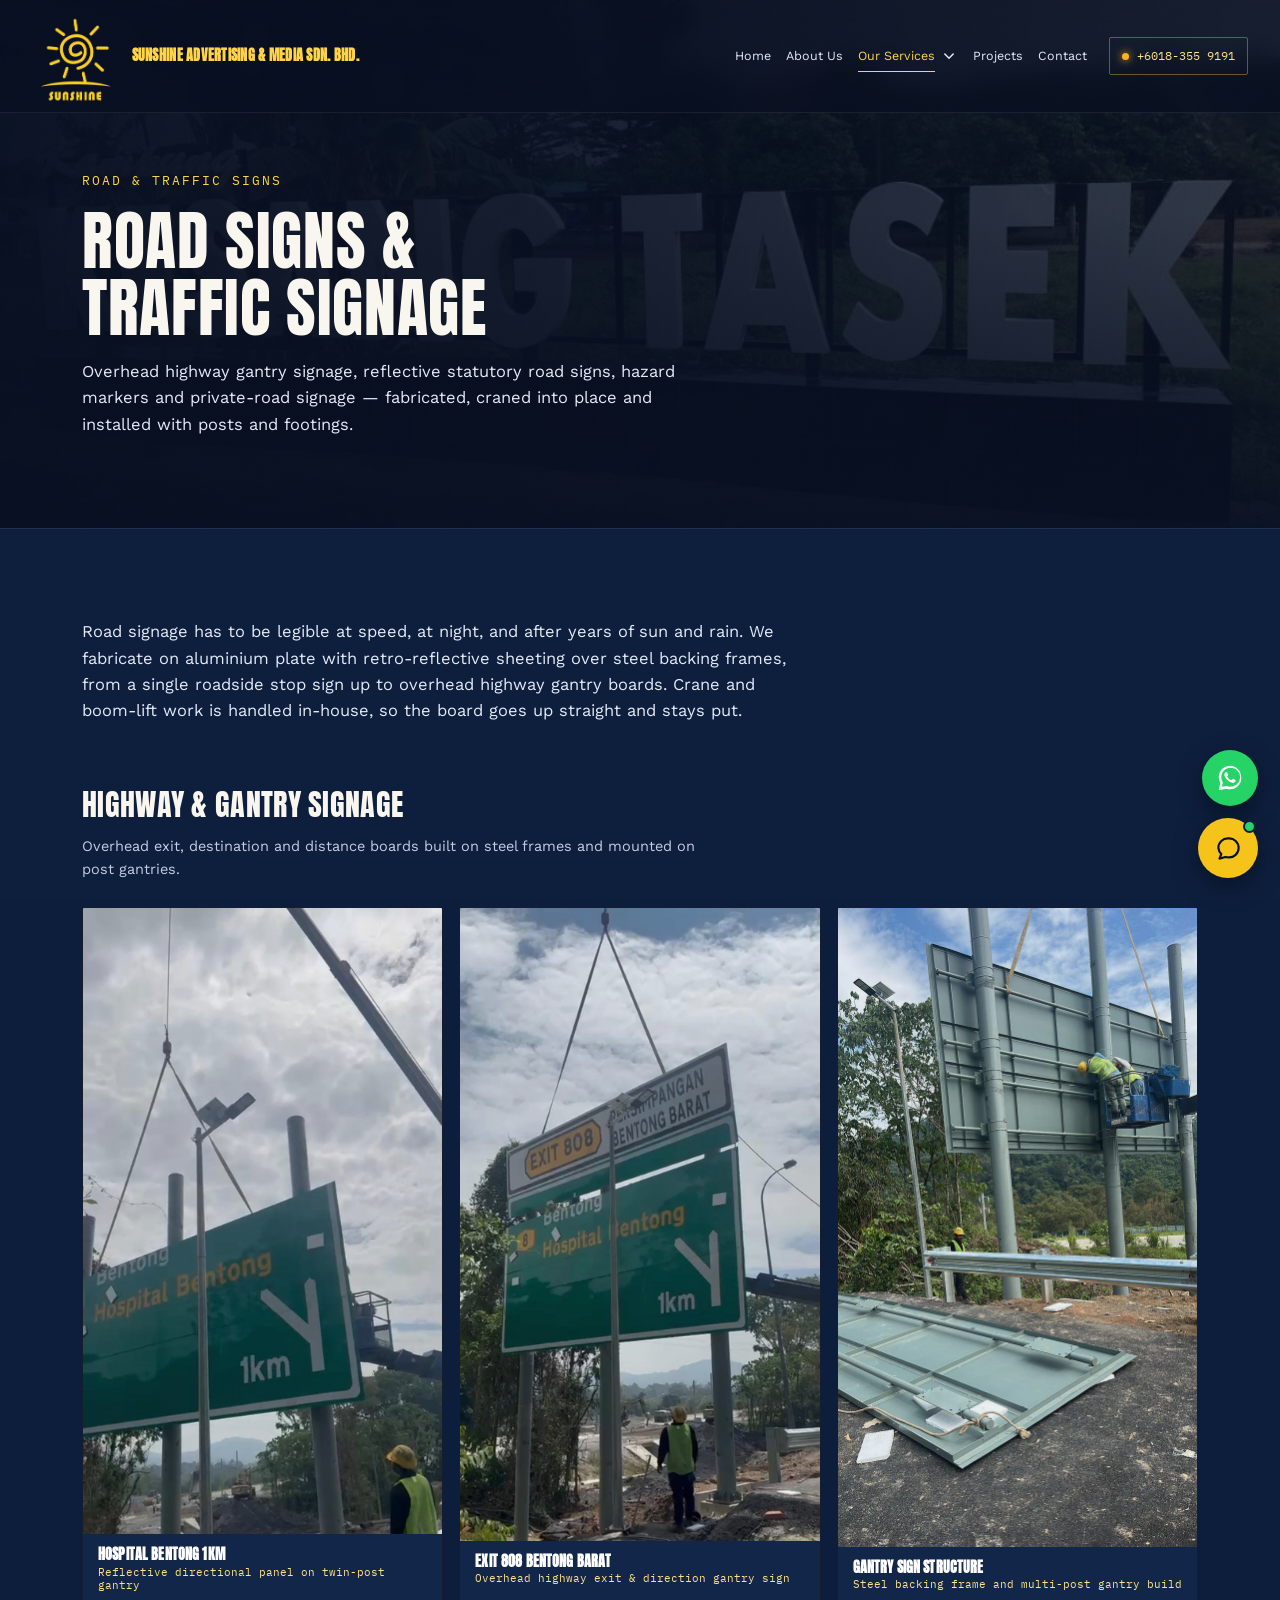
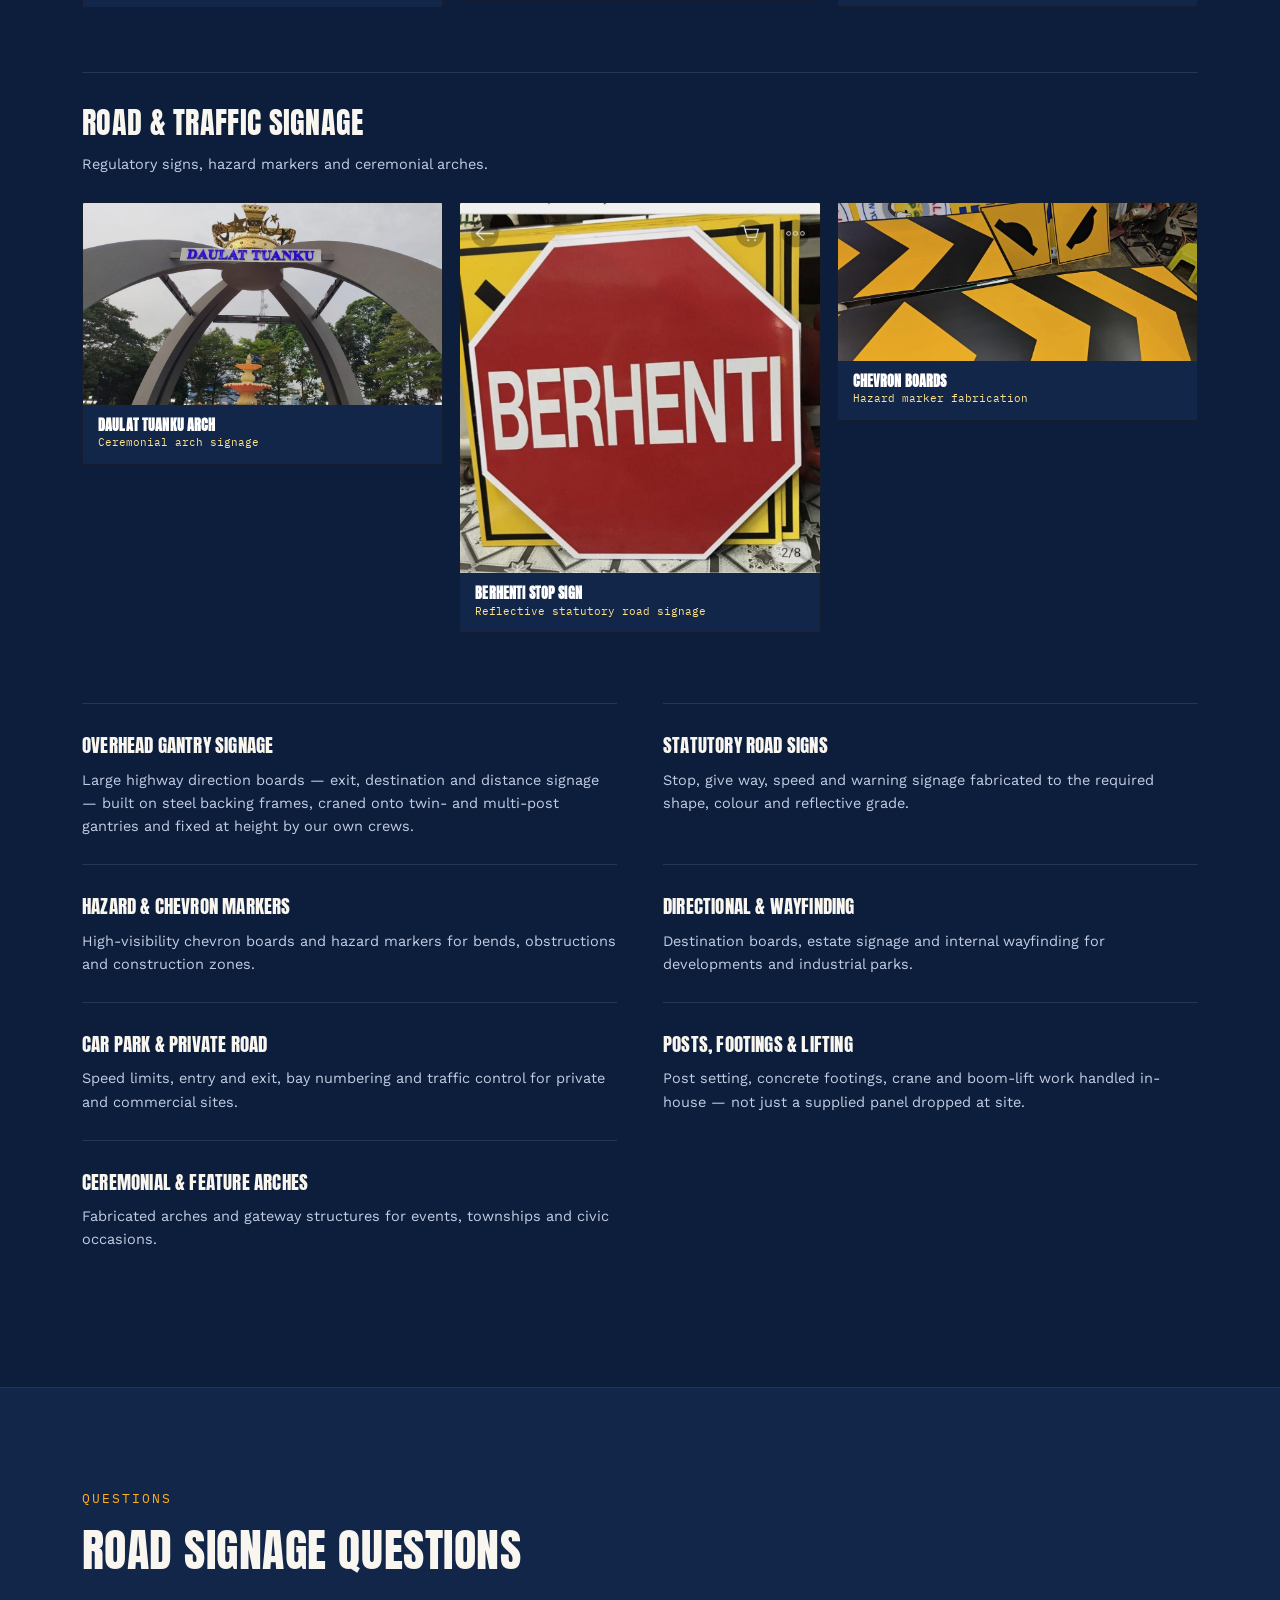
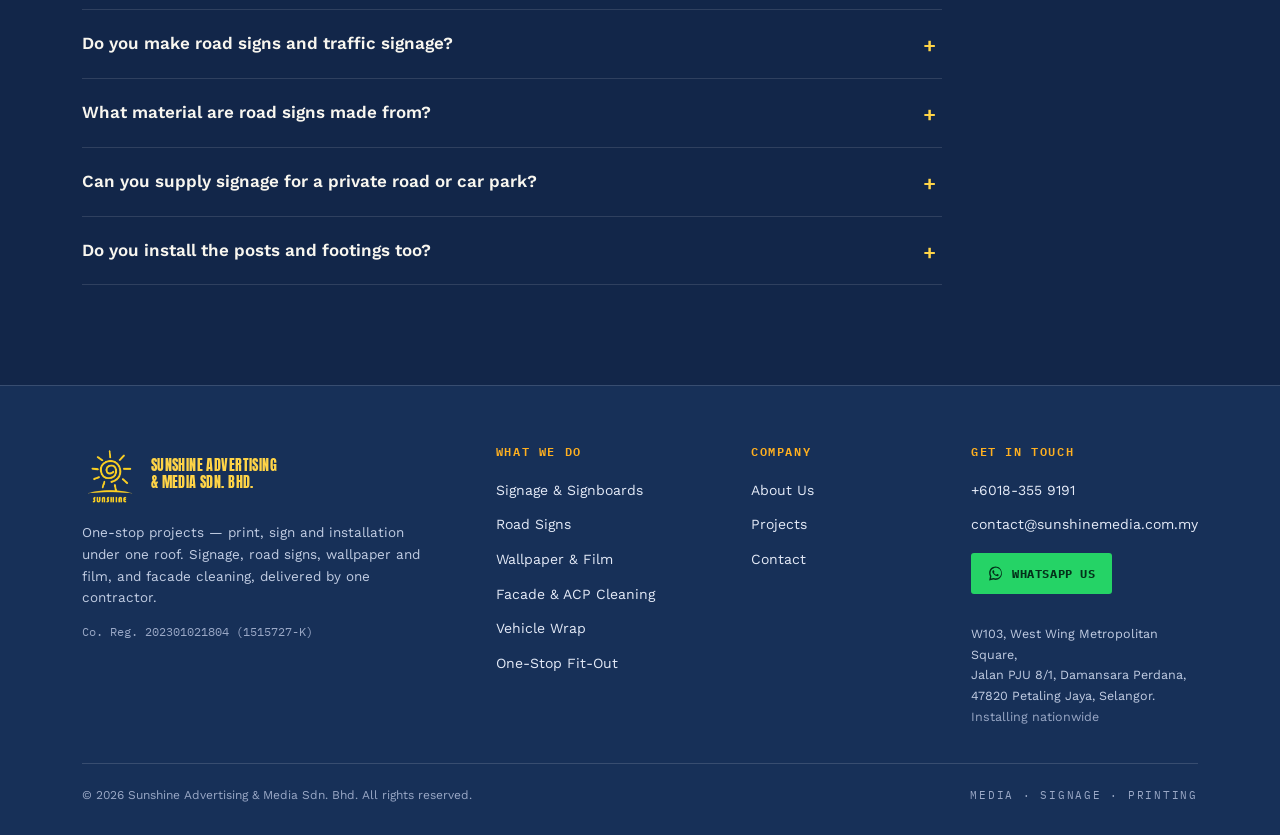
<file: road-signs.html>
<!DOCTYPE html>
<html lang="en-MY">
<head>
<meta charset="UTF-8">
<meta name="viewport" content="width=device-width, initial-scale=1.0">
<title>Road Signs &amp; Traffic Signage Malaysia | Sunshine</title>
<meta name="description" content="Road sign maker in Petaling Jaya. Highway gantry signage, reflective statutory road signs, hazard markers and car park traffic signage, installed nationwide.">
<link rel="canonical" href="https://www.sunshinemedia.com.my/road-signs.html">
<meta name="robots" content="index, follow, max-image-preview:large, max-snippet:-1">
<meta name="geo.region" content="MY-10">
<meta name="geo.placename" content="Petaling Jaya, Selangor">

<meta property="og:type" content="website">
<meta property="og:site_name" content="Sunshine Advertising & Media Sdn. Bhd.">
<meta property="og:title" content="Road Signs & Traffic Signage Malaysia | Sunshine">
<meta property="og:description" content="Road sign maker in Petaling Jaya. Highway gantry signage, reflective statutory road signs, hazard markers and car park traffic signage, installed nationwide.">
<meta property="og:url" content="https://www.sunshinemedia.com.my/road-signs.html">
<meta property="og:image" content="https://www.sunshinemedia.com.my/assets/sig-bentong-exit808.jpg">
<meta property="og:locale" content="en_MY">
<meta name="twitter:card" content="summary_large_image">
<meta name="twitter:title" content="Road Signs & Traffic Signage Malaysia | Sunshine">
<meta name="twitter:description" content="Road sign maker in Petaling Jaya. Highway gantry signage, reflective statutory road signs, hazard markers and car park traffic signage, installed nationwide.">
<meta name="twitter:image" content="https://www.sunshinemedia.com.my/assets/sig-bentong-exit808.jpg">

<link rel="icon" href="assets/logo.png">
<link rel="preconnect" href="https://fonts.googleapis.com">
<link rel="preconnect" href="https://fonts.gstatic.com" crossorigin>
<link href="https://fonts.googleapis.com/css2?family=Anton&family=Work+Sans:wght@400;500;600;700;800&family=IBM+Plex+Mono:wght@400;500;600&display=swap" rel="stylesheet">
<link rel="stylesheet" href="style.css">
<script type="application/ld+json">
{
  "@context": "https://schema.org",
  "@type": [
    "LocalBusiness",
    "ProfessionalService"
  ],
  "@id": "https://www.sunshinemedia.com.my/#organization",
  "name": "Sunshine Advertising & Media Sdn. Bhd.",
  "alternateName": [
    "Sunshine Advertising & Media",
    "Sunshine Adv & Media",
    "Sunshine Signage"
  ],
  "description": "Sunshine Advertising & Media Sdn. Bhd. is a Malaysian signage, printing and branding fit-out contractor based in Petaling Jaya, Selangor. The company designs, prints, fabricates and installs signboards, illuminated and shopfront signage, road and traffic signs, wallpaper, decorative glass film, smart film (PDLC) and solar film, plus vehicle wraps, facade and ACP cleaning, and complete retail and office branding fit-outs.",
  "url": "https://www.sunshinemedia.com.my/",
  "logo": "https://www.sunshinemedia.com.my/assets/logo.png",
  "image": "https://www.sunshinemedia.com.my/assets/sig-gamuda-night.jpg",
  "telephone": "+60183559191",
  "email": "contact@sunshinemedia.com.my",
  "priceRange": "$$",
  "identifier": "202301021804 (1515727-K)",
  "address": {
    "@type": "PostalAddress",
    "streetAddress": "W103, West Wing Metropolitan Square, Jalan PJU 8/1, Damansara Perdana",
    "addressLocality": "Petaling Jaya",
    "addressRegion": "Selangor",
    "postalCode": "47820",
    "addressCountry": "MY"
  },
  "areaServed": [
    {
      "@type": "Place",
      "name": "Petaling Jaya"
    },
    {
      "@type": "Place",
      "name": "Kuala Lumpur"
    },
    {
      "@type": "Place",
      "name": "Selangor"
    },
    {
      "@type": "Place",
      "name": "Klang Valley"
    },
    {
      "@type": "Place",
      "name": "Malaysia"
    }
  ],
  "knowsAbout": [
    "Signage fabrication and installation",
    "Signboard making",
    "Illuminated and LED channel letter signage",
    "Monument and township entrance signage",
    "Shopfront and retail signage",
    "Road signs and traffic signage",
    "Statutory and reflective road signage",
    "Wallpaper supply and installation",
    "Interior woodgrain and architectural wrapping film",
    "Decorative glass film and frosting",
    "Smart film (PDLC switchable privacy glass)",
    "Solar film and window tinting",
    "Window graphics and one-way vision film",
    "Vehicle wrapping and fleet livery",
    "Large format printing",
    "Offset and digital printing",
    "Retail and office branding fit-out",
    "Renovation and interior fit-out works",
    "Partition, ceiling and flooring works",
    "Custom carpentry and joinery",
    "Painting and skim coat",
    "M&E coordination for renovation works",
    "Facade cleaning",
    "Glass panel and curtain wall washing",
    "ACP (aluminium composite panel) cleaning and restoration",
    "High-rise and rope access facade maintenance",
    "Graphic design and branding collateral"
  ],
  "slogan": "Media . Signage . Printing",
  "hasOfferCatalog": {
    "@type": "OfferCatalog",
    "name": "Signage, printing and fit-out services",
    "itemListElement": [
      {
        "@type": "Offer",
        "itemOffered": {
          "@type": "Service",
          "name": "Signage fabrication and installation"
        }
      },
      {
        "@type": "Offer",
        "itemOffered": {
          "@type": "Service",
          "name": "Signboard making"
        }
      },
      {
        "@type": "Offer",
        "itemOffered": {
          "@type": "Service",
          "name": "Illuminated and LED channel letter signage"
        }
      },
      {
        "@type": "Offer",
        "itemOffered": {
          "@type": "Service",
          "name": "Monument and township entrance signage"
        }
      },
      {
        "@type": "Offer",
        "itemOffered": {
          "@type": "Service",
          "name": "Shopfront and retail signage"
        }
      },
      {
        "@type": "Offer",
        "itemOffered": {
          "@type": "Service",
          "name": "Road signs and traffic signage"
        }
      },
      {
        "@type": "Offer",
        "itemOffered": {
          "@type": "Service",
          "name": "Statutory and reflective road signage"
        }
      },
      {
        "@type": "Offer",
        "itemOffered": {
          "@type": "Service",
          "name": "Wallpaper supply and installation"
        }
      },
      {
        "@type": "Offer",
        "itemOffered": {
          "@type": "Service",
          "name": "Interior woodgrain and architectural wrapping film"
        }
      },
      {
        "@type": "Offer",
        "itemOffered": {
          "@type": "Service",
          "name": "Decorative glass film and frosting"
        }
      },
      {
        "@type": "Offer",
        "itemOffered": {
          "@type": "Service",
          "name": "Smart film (PDLC switchable privacy glass)"
        }
      },
      {
        "@type": "Offer",
        "itemOffered": {
          "@type": "Service",
          "name": "Solar film and window tinting"
        }
      },
      {
        "@type": "Offer",
        "itemOffered": {
          "@type": "Service",
          "name": "Window graphics and one-way vision film"
        }
      },
      {
        "@type": "Offer",
        "itemOffered": {
          "@type": "Service",
          "name": "Vehicle wrapping and fleet livery"
        }
      },
      {
        "@type": "Offer",
        "itemOffered": {
          "@type": "Service",
          "name": "Large format printing"
        }
      },
      {
        "@type": "Offer",
        "itemOffered": {
          "@type": "Service",
          "name": "Offset and digital printing"
        }
      },
      {
        "@type": "Offer",
        "itemOffered": {
          "@type": "Service",
          "name": "Retail and office branding fit-out"
        }
      },
      {
        "@type": "Offer",
        "itemOffered": {
          "@type": "Service",
          "name": "Renovation and interior fit-out works"
        }
      },
      {
        "@type": "Offer",
        "itemOffered": {
          "@type": "Service",
          "name": "Partition, ceiling and flooring works"
        }
      },
      {
        "@type": "Offer",
        "itemOffered": {
          "@type": "Service",
          "name": "Custom carpentry and joinery"
        }
      },
      {
        "@type": "Offer",
        "itemOffered": {
          "@type": "Service",
          "name": "Painting and skim coat"
        }
      },
      {
        "@type": "Offer",
        "itemOffered": {
          "@type": "Service",
          "name": "M&E coordination for renovation works"
        }
      },
      {
        "@type": "Offer",
        "itemOffered": {
          "@type": "Service",
          "name": "Facade cleaning"
        }
      },
      {
        "@type": "Offer",
        "itemOffered": {
          "@type": "Service",
          "name": "Glass panel and curtain wall washing"
        }
      },
      {
        "@type": "Offer",
        "itemOffered": {
          "@type": "Service",
          "name": "ACP (aluminium composite panel) cleaning and restoration"
        }
      },
      {
        "@type": "Offer",
        "itemOffered": {
          "@type": "Service",
          "name": "High-rise and rope access facade maintenance"
        }
      },
      {
        "@type": "Offer",
        "itemOffered": {
          "@type": "Service",
          "name": "Graphic design and branding collateral"
        }
      }
    ]
  },
  "contactPoint": [
    {
      "@type": "ContactPoint",
      "telephone": "+60183559191",
      "email": "contact@sunshinemedia.com.my",
      "contactType": "sales",
      "areaServed": "MY",
      "availableLanguage": [
        "en",
        "ms",
        "zh"
      ]
    }
  ]
}
</script>
<script type="application/ld+json">
{
  "@context": "https://schema.org",
  "@type": "BreadcrumbList",
  "itemListElement": [
    {
      "@type": "ListItem",
      "position": 1,
      "name": "Home",
      "item": "https://www.sunshinemedia.com.my/"
    },
    {
      "@type": "ListItem",
      "position": 2,
      "name": "Road Signs",
      "item": "https://www.sunshinemedia.com.my/road-signs.html"
    }
  ]
}
</script>
<script type="application/ld+json">
{
  "@context": "https://schema.org",
  "@type": "FAQPage",
  "mainEntity": [
    {
      "@type": "Question",
      "name": "Do you make road signs and traffic signage?",
      "acceptedAnswer": {
        "@type": "Answer",
        "text": "Yes. We fabricate reflective statutory road signage including stop (BERHENTI) signs, chevron hazard markers, directional and warning boards, plus car park and internal traffic signage for private developments."
      }
    },
    {
      "@type": "Question",
      "name": "What material are road signs made from?",
      "acceptedAnswer": {
        "@type": "Answer",
        "text": "Typically aluminium plate with retro-reflective sheeting so the sign returns headlight glare at night. The reflective grade is chosen for the road type and speed."
      }
    },
    {
      "@type": "Question",
      "name": "Can you supply signage for a private road or car park?",
      "acceptedAnswer": {
        "@type": "Answer",
        "text": "Yes. Car parks, industrial estates, private roads and housing developments all need directional, speed and warning signage, and we fabricate and install to the layout you provide."
      }
    },
    {
      "@type": "Question",
      "name": "Do you install the posts and footings too?",
      "acceptedAnswer": {
        "@type": "Answer",
        "text": "Yes. Our crews handle post setting, footings and mounting, so the sign arrives ready to stand rather than as a loose panel."
      }
    }
  ]
}
</script>
<script type="application/ld+json">
{
  "@context": "https://schema.org",
  "@type": "Service",
  "name": "Road signs and traffic signage",
  "description": "Fabrication and installation of reflective statutory road signage, hazard markers, directional boards and private-road and car park traffic signage.",
  "serviceType": "Road signs and traffic signage",
  "url": "https://www.sunshinemedia.com.my/road-signs.html",
  "provider": {
    "@id": "https://www.sunshinemedia.com.my/#organization"
  },
  "areaServed": [
    {
      "@type": "Place",
      "name": "Petaling Jaya"
    },
    {
      "@type": "Place",
      "name": "Kuala Lumpur"
    },
    {
      "@type": "Place",
      "name": "Selangor"
    },
    {
      "@type": "Place",
      "name": "Klang Valley"
    },
    {
      "@type": "Place",
      "name": "Malaysia"
    }
  ]
}
</script>
<script type="application/ld+json">
{
  "@context": "https://schema.org",
  "@type": "ItemList",
  "name": "Road signage projects",
  "numberOfItems": 6,
  "itemListElement": [
    {
      "@type": "ListItem",
      "position": 1,
      "item": {
        "@type": "CreativeWork",
        "name": "Hospital Bentong 1km — Reflective directional panel on twin-post gantry",
        "image": "https://www.sunshinemedia.com.my/assets/sig-bentong-hospital.jpg",
        "creator": {
          "@id": "https://www.sunshinemedia.com.my/#organization"
        }
      }
    },
    {
      "@type": "ListItem",
      "position": 2,
      "item": {
        "@type": "CreativeWork",
        "name": "Exit 808 Bentong Barat — Overhead highway exit &amp; direction gantry sign",
        "image": "https://www.sunshinemedia.com.my/assets/sig-bentong-exit808.jpg",
        "creator": {
          "@id": "https://www.sunshinemedia.com.my/#organization"
        }
      }
    },
    {
      "@type": "ListItem",
      "position": 3,
      "item": {
        "@type": "CreativeWork",
        "name": "Gantry sign structure — Steel backing frame and multi-post gantry build",
        "image": "https://www.sunshinemedia.com.my/assets/sig-gantry-frame.jpg",
        "creator": {
          "@id": "https://www.sunshinemedia.com.my/#organization"
        }
      }
    },
    {
      "@type": "ListItem",
      "position": 4,
      "item": {
        "@type": "CreativeWork",
        "name": "Daulat Tuanku arch — Ceremonial arch signage",
        "image": "https://www.sunshinemedia.com.my/assets/sig-daulat-tuanku.jpg",
        "creator": {
          "@id": "https://www.sunshinemedia.com.my/#organization"
        }
      }
    },
    {
      "@type": "ListItem",
      "position": 5,
      "item": {
        "@type": "CreativeWork",
        "name": "BERHENTI stop sign — Reflective statutory road signage",
        "image": "https://www.sunshinemedia.com.my/assets/sig-berhenti.jpg",
        "creator": {
          "@id": "https://www.sunshinemedia.com.my/#organization"
        }
      }
    },
    {
      "@type": "ListItem",
      "position": 6,
      "item": {
        "@type": "CreativeWork",
        "name": "Chevron boards — Hazard marker fabrication",
        "image": "https://www.sunshinemedia.com.my/assets/sig-chevron.jpg",
        "creator": {
          "@id": "https://www.sunshinemedia.com.my/#organization"
        }
      }
    }
  ]
}
</script>
</head>
<body>
<div class="grain"></div>
<header class="site-nav" id="siteNav">
  <div class="nav-inner">
    <a href="index.html" class="brand">
      <img src="assets/logo.png" alt="Sunshine Advertising &amp; Media Sdn. Bhd. logo" class="brand-mark" width="100" height="100">
      <span class="brand-word">
        <strong>SUNSHINE ADVERTISING &amp; MEDIA SDN. BHD.</strong>
      </span>
    </a>
    <nav class="nav-links" id="navLinks">
      <a href="index.html">Home</a>
      <a href="about.html">About Us</a>
      <div class="nav-drop">
        <a href="services.html" class="nav-drop-btn is-active">Our Services</a>
        <button type="button" class="nav-drop-toggle" aria-label="Show services" aria-expanded="false">
          <svg viewBox="0 0 12 8" aria-hidden="true"><path d="M1 1l5 5 5-5" fill="none" stroke="currentColor" stroke-width="1.8" stroke-linecap="round"/></svg>
        </button>
        <div class="nav-drop-menu">
          <a href="services.html">
            <strong>All services</strong><span>Everything we make, install and clean</span>
          </a>
          <a href="signage.html">
            <strong>Signage &amp; Signboards</strong><span>Channel letters, monument &amp; shopfront signs</span>
          </a>
          <a href="road-signs.html" class="is-active">
            <strong>Road Signs</strong><span>Highway gantry, statutory &amp; car park signage</span>
          </a>
          <a href="wallpaper-film.html">
            <strong>Wallpaper &amp; Film</strong><span>Wallpaper, woodgrain, glass, smart &amp; solar film</span>
          </a>
          <a href="vehicle-wrap.html">
            <strong>Vehicle Wrap</strong><span>Van, lorry &amp; fleet livery</span>
          </a>
          <a href="facade-cleaning.html">
            <strong>Facade &amp; ACP Cleaning</strong><span>Panel, glass &amp; cladding cleaning</span>
          </a>
          <a href="fit-out.html">
            <strong>Renovation &amp; Fit-Out</strong><span>Interior build, branding &amp; rollouts</span>
          </a>
        </div>
      </div>
      <a href="projects.html">Projects</a>
      <a href="contact.html">Contact</a>
    </nav>
    <a href="tel:+60183559191" class="nav-cta"><span class="dot"></span> +6018-355 9191</a>
    <button class="nav-toggle" id="navToggle" aria-label="Toggle menu"><span></span><span></span><span></span></button>
  </div>
</header>
<main>
<section class="page-hero">
  <div class="page-hero-bg"><img src="assets/sig-kesang-tasek.jpg" alt="" aria-hidden="true"><div class="page-hero-scrim"></div></div>
  <div class="wrap page-hero-inner">
    <p class="eyebrow eyebrow-light">Road &amp; Traffic Signs</p>
    <h1>Road signs &amp;<br>traffic signage</h1>
    <p class="page-hero-sub">Overhead highway gantry signage, reflective statutory road signs, hazard markers and private-road signage &mdash; fabricated, craned into place and installed with posts and footings.</p>
  </div>
</section>
<section class="cat-body">
  <div class="wrap">
    <div class="cat-intro">
      <p>Road signage has to be legible at speed, at night, and after years of sun and rain. We fabricate on aluminium plate with retro-reflective sheeting over steel backing frames, from a single roadside stop sign up to overhead highway gantry boards. Crane and boom-lift work is handled in-house, so the board goes up straight and stays put.</p>
    </div>

    <h2 class="cat-h2">Highway &amp; gantry signage</h2>
    <p class="cat-note">Overhead exit, destination and distance boards built on steel frames and mounted on post gantries.</p>
<div class="gal-grid gal-stack">
  <figure class="gal-item">
    <img src="assets/sig-bentong-hospital.jpg" alt="Hospital Bentong 1km — Reflective directional panel on twin-post gantry by Sunshine Advertising &amp; Media" loading="lazy">
    <figcaption><strong>Hospital Bentong 1km</strong><span>Reflective directional panel on twin-post gantry</span></figcaption>
  </figure>
  <figure class="gal-item">
    <img src="assets/sig-bentong-exit808.jpg" alt="Exit 808 Bentong Barat — Overhead highway exit &amp; direction gantry sign by Sunshine Advertising &amp; Media" loading="lazy">
    <figcaption><strong>Exit 808 Bentong Barat</strong><span>Overhead highway exit &amp; direction gantry sign</span></figcaption>
  </figure>
  <figure class="gal-item">
    <img src="assets/sig-gantry-frame.jpg" alt="Gantry sign structure — Steel backing frame and multi-post gantry build by Sunshine Advertising &amp; Media" loading="lazy">
    <figcaption><strong>Gantry sign structure</strong><span>Steel backing frame and multi-post gantry build</span></figcaption>
  </figure>
</div>

    <h2 class="cat-h2">Road &amp; traffic signage</h2>
    <p class="cat-note">Regulatory signs, hazard markers and ceremonial arches.</p>
<div class="gal-grid gal-stack">
  <figure class="gal-item wide">
    <img src="assets/sig-daulat-tuanku.jpg" alt="Daulat Tuanku arch — Ceremonial arch signage by Sunshine Advertising &amp; Media" loading="lazy">
    <figcaption><strong>Daulat Tuanku arch</strong><span>Ceremonial arch signage</span></figcaption>
  </figure>
  <figure class="gal-item">
    <img src="assets/sig-berhenti.jpg" alt="BERHENTI stop sign — Reflective statutory road signage by Sunshine Advertising &amp; Media" loading="lazy">
    <figcaption><strong>BERHENTI stop sign</strong><span>Reflective statutory road signage</span></figcaption>
  </figure>
  <figure class="gal-item">
    <img src="assets/sig-chevron.jpg" alt="Chevron boards — Hazard marker fabrication by Sunshine Advertising &amp; Media" loading="lazy">
    <figcaption><strong>Chevron boards</strong><span>Hazard marker fabrication</span></figcaption>
  </figure>
</div>

    <div class="spec-list">
      <div class="spec-block"><h3>Overhead gantry signage</h3><p>Large highway direction boards &mdash; exit, destination and distance signage &mdash; built on steel backing frames, craned onto twin- and multi-post gantries and fixed at height by our own crews.</p></div>
      <div class="spec-block"><h3>Statutory road signs</h3><p>Stop, give way, speed and warning signage fabricated to the required shape, colour and reflective grade.</p></div>
      <div class="spec-block"><h3>Hazard &amp; chevron markers</h3><p>High-visibility chevron boards and hazard markers for bends, obstructions and construction zones.</p></div>
      <div class="spec-block"><h3>Directional &amp; wayfinding</h3><p>Destination boards, estate signage and internal wayfinding for developments and industrial parks.</p></div>
      <div class="spec-block"><h3>Car park &amp; private road</h3><p>Speed limits, entry and exit, bay numbering and traffic control for private and commercial sites.</p></div>
      <div class="spec-block"><h3>Posts, footings &amp; lifting</h3><p>Post setting, concrete footings, crane and boom-lift work handled in-house &mdash; not just a supplied panel dropped at site.</p></div>
      <div class="spec-block"><h3>Ceremonial &amp; feature arches</h3><p>Fabricated arches and gateway structures for events, townships and civic occasions.</p></div>
    </div>
  </div>
</section><section class="faq-section">
  <div class="wrap">
    <p class="eyebrow">Questions</p>
    <h2 class="section-title">Road signage questions</h2>
    <div class="faq-list">
      <details class="faq-item">
        <summary>Do you make road signs and traffic signage?</summary>
        <p>Yes. We fabricate reflective statutory road signage including stop (BERHENTI) signs, chevron hazard markers, directional and warning boards, plus car park and internal traffic signage for private developments.</p>
      </details>
      <details class="faq-item">
        <summary>What material are road signs made from?</summary>
        <p>Typically aluminium plate with retro-reflective sheeting so the sign returns headlight glare at night. The reflective grade is chosen for the road type and speed.</p>
      </details>
      <details class="faq-item">
        <summary>Can you supply signage for a private road or car park?</summary>
        <p>Yes. Car parks, industrial estates, private roads and housing developments all need directional, speed and warning signage, and we fabricate and install to the layout you provide.</p>
      </details>
      <details class="faq-item">
        <summary>Do you install the posts and footings too?</summary>
        <p>Yes. Our crews handle post setting, footings and mounting, so the sign arrives ready to stand rather than as a loose panel.</p>
      </details>
    </div>
  </div>
</section>
</main>
<footer class="site-footer" id="site-footer">
  <div class="wrap">
    <div class="footer-grid">

      <div class="footer-col footer-brand-col">
        <a href="index.html" class="footer-logo">
          <img src="assets/logo.png" alt="Sunshine Advertising &amp; Media Sdn. Bhd." width="64" height="64">
          <span>SUNSHINE ADVERTISING<br>&amp; MEDIA SDN. BHD.</span>
        </a>
        <p class="footer-blurb">One-stop projects &mdash; print, sign and installation under one roof. Signage, road signs, wallpaper and film, and facade cleaning, delivered by one contractor.</p>
        <p class="footer-regno">Co. Reg. 202301021804 (1515727-K)</p>
      </div>

      <div class="footer-col">
        <h4><a href="services.html">What we do</a></h4>
        <ul>
          <li><a href="signage.html">Signage &amp; Signboards</a></li>
          <li><a href="road-signs.html">Road Signs</a></li>
          <li><a href="wallpaper-film.html">Wallpaper &amp; Film</a></li>
          <li><a href="facade-cleaning.html">Facade &amp; ACP Cleaning</a></li>
          <li><a href="vehicle-wrap.html">Vehicle Wrap</a></li>
          <li><a href="fit-out.html">One-Stop Fit-Out</a></li>
        </ul>
      </div>

      <div class="footer-col">
        <h4>Company</h4>
        <ul>
          <li><a href="about.html">About Us</a></li>
          <li><a href="projects.html">Projects</a></li>
          <li><a href="contact.html">Contact</a></li>
        </ul>
      </div>

      <div class="footer-col footer-reach">
        <h4>Get in touch</h4>
        <ul class="footer-contact-list">
          <li><a href="tel:+60183559191">+6018-355 9191</a></li>
          <li><a href="mailto:contact@sunshinemedia.com.my">contact@sunshinemedia.com.my</a></li>
        </ul>
        <a class="footer-wa" href="https://wa.me/60183559191?text=Hi%20Sunshine%2C%20I%27d%20like%20to%20enquire%20about%20" target="_blank" rel="noopener">
          <svg viewBox="0 0 32 32" aria-hidden="true"><path fill="currentColor" d="M16.04 3C9.4 3 4 8.4 4 15.04c0 2.12.55 4.19 1.6 6.02L4 29l8.13-1.55a12 12 0 0 0 3.9.65h.01C22.68 28.1 28.08 22.7 28.08 16.06 28.08 8.4 22.68 3 16.04 3zm0 22.28h-.01c-1.2 0-2.38-.24-3.48-.72l-.25-.1-4.82.92.92-4.7-.16-.26a9.9 9.9 0 0 1-1.52-5.28c0-5.5 4.48-9.98 10-9.98 2.66 0 5.16 1.04 7.04 2.92a9.9 9.9 0 0 1 2.92 7.06c0 5.5-4.48 9.98-9.98 9.98zm5.48-7.47c-.3-.15-1.77-.87-2.04-.97-.28-.1-.48-.15-.68.15s-.78.97-.95 1.17c-.18.2-.35.22-.65.07-.3-.15-1.27-.47-2.41-1.49-.9-.79-1.5-1.77-1.67-2.07-.18-.3-.02-.46.13-.61.13-.14.3-.35.45-.53.15-.18.2-.3.3-.5.1-.2.05-.38-.02-.53-.08-.15-.68-1.63-.93-2.23-.24-.58-.49-.5-.68-.51h-.58c-.2 0-.53.08-.8.38-.28.3-1.05 1.03-1.05 2.5 0 1.48 1.07 2.9 1.22 3.1.15.2 2.1 3.2 5.1 4.49.71.3 1.27.49 1.7.63.71.23 1.36.2 1.88.12.57-.09 1.77-.72 2.02-1.42.25-.7.25-1.3.17-1.42-.07-.13-.27-.2-.57-.35z"/></svg>
          WhatsApp us
        </a>
        <address class="footer-loc">W103, West Wing Metropolitan Square,<br>Jalan PJU 8/1, Damansara Perdana,<br>47820 Petaling Jaya, Selangor.<br><span>Installing nationwide</span></address>
      </div>

    </div>

    <div class="footer-bottom">
      <p class="footer-copy">&copy; <span id="year"></span> Sunshine Advertising &amp; Media Sdn. Bhd. All rights reserved.</p>
      <p class="footer-tag">media &middot; signage &middot; printing</p>
    </div>
  </div>
</footer>


<a class="wa-float" href="https://wa.me/60183559191?text=Hi%20Sunshine%2C%20I%27d%20like%20to%20enquire%20about%20" target="_blank" rel="noopener" aria-label="Chat with us on WhatsApp">
  <svg viewBox="0 0 32 32" aria-hidden="true"><path fill="currentColor" d="M16.04 3C9.4 3 4 8.4 4 15.04c0 2.12.55 4.19 1.6 6.02L4 29l8.13-1.55a12 12 0 0 0 3.9.65h.01C22.68 28.1 28.08 22.7 28.08 16.06 28.08 8.4 22.68 3 16.04 3zm0 22.28h-.01c-1.2 0-2.38-.24-3.48-.72l-.25-.1-4.82.92.92-4.7-.16-.26a9.9 9.9 0 0 1-1.52-5.28c0-5.5 4.48-9.98 10-9.98 2.66 0 5.16 1.04 7.04 2.92a9.9 9.9 0 0 1 2.92 7.06c0 5.5-4.48 9.98-9.98 9.98zm5.48-7.47c-.3-.15-1.77-.87-2.04-.97-.28-.1-.48-.15-.68.15s-.78.97-.95 1.17c-.18.2-.35.22-.65.07-.3-.15-1.27-.47-2.41-1.49-.9-.79-1.5-1.77-1.67-2.07-.18-.3-.02-.46.13-.61.13-.14.3-.35.45-.53.15-.18.2-.3.3-.5.1-.2.05-.38-.02-.53-.08-.15-.68-1.63-.93-2.23-.24-.58-.49-.5-.68-.51h-.58c-.2 0-.53.08-.8.38-.28.3-1.05 1.03-1.05 2.5 0 1.48 1.07 2.9 1.22 3.1.15.2 2.1 3.2 5.1 4.49.71.3 1.27.49 1.7.63.71.23 1.36.2 1.88.12.57-.09 1.77-.72 2.02-1.42.25-.7.25-1.3.17-1.42-.07-.13-.27-.2-.57-.35z"/></svg>
  <span class="wa-float-label">WhatsApp us</span>
</a>

<script src="chat-kb.js"></script>
<script src="script.js"></script>
<script src="chat.js"></script>
</body>
</html>
</file>
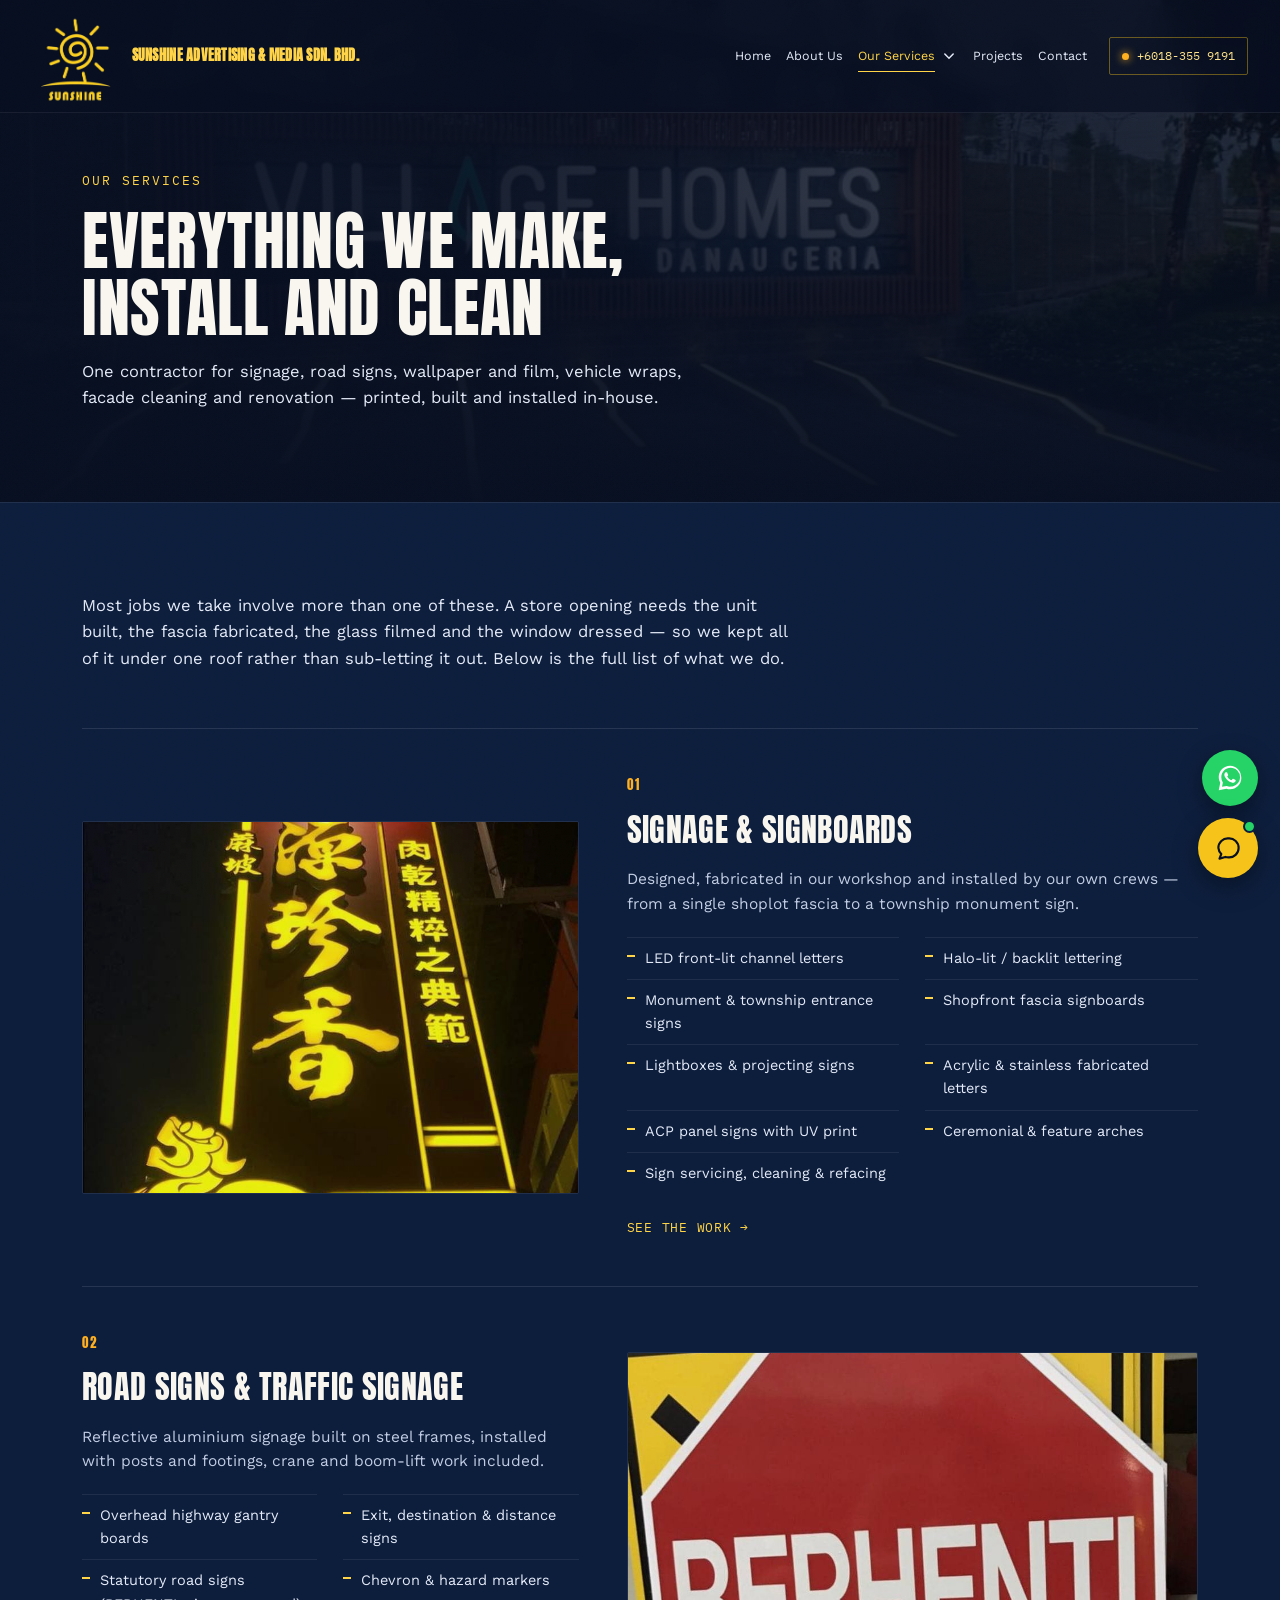
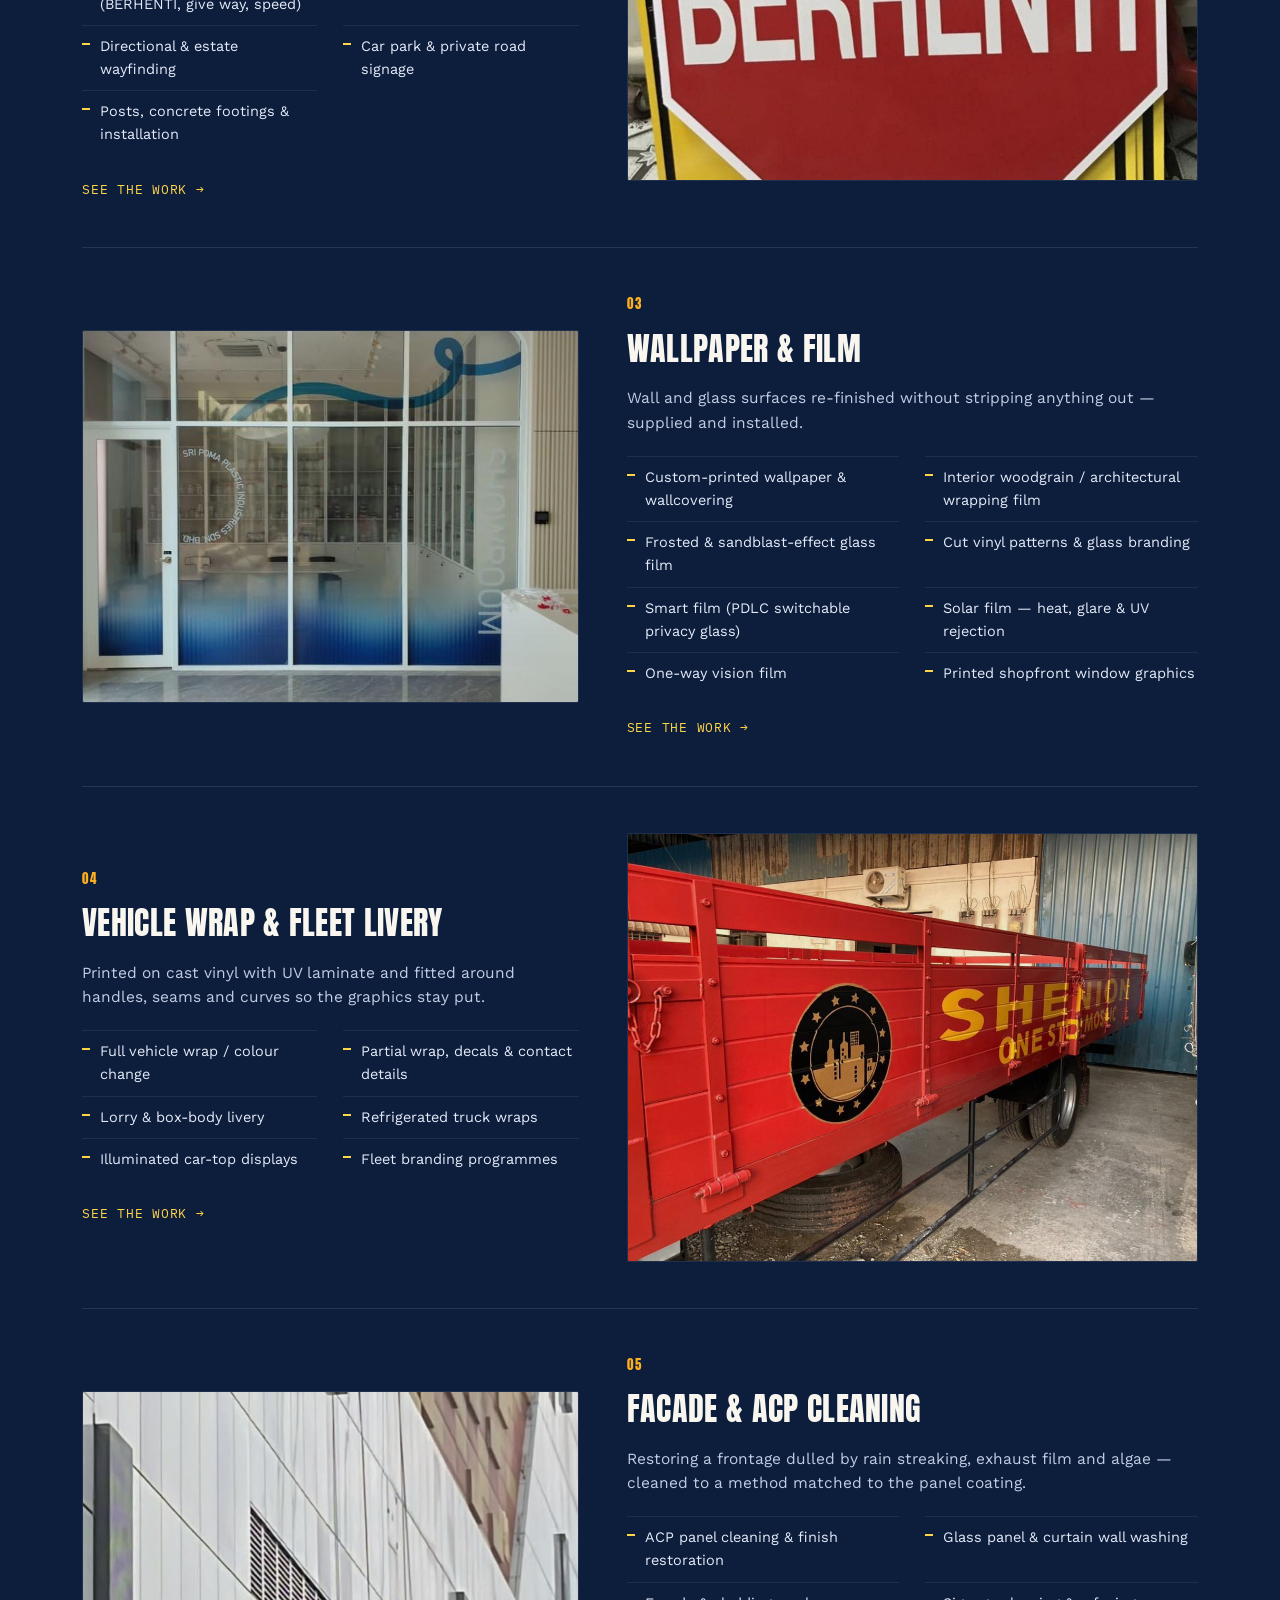
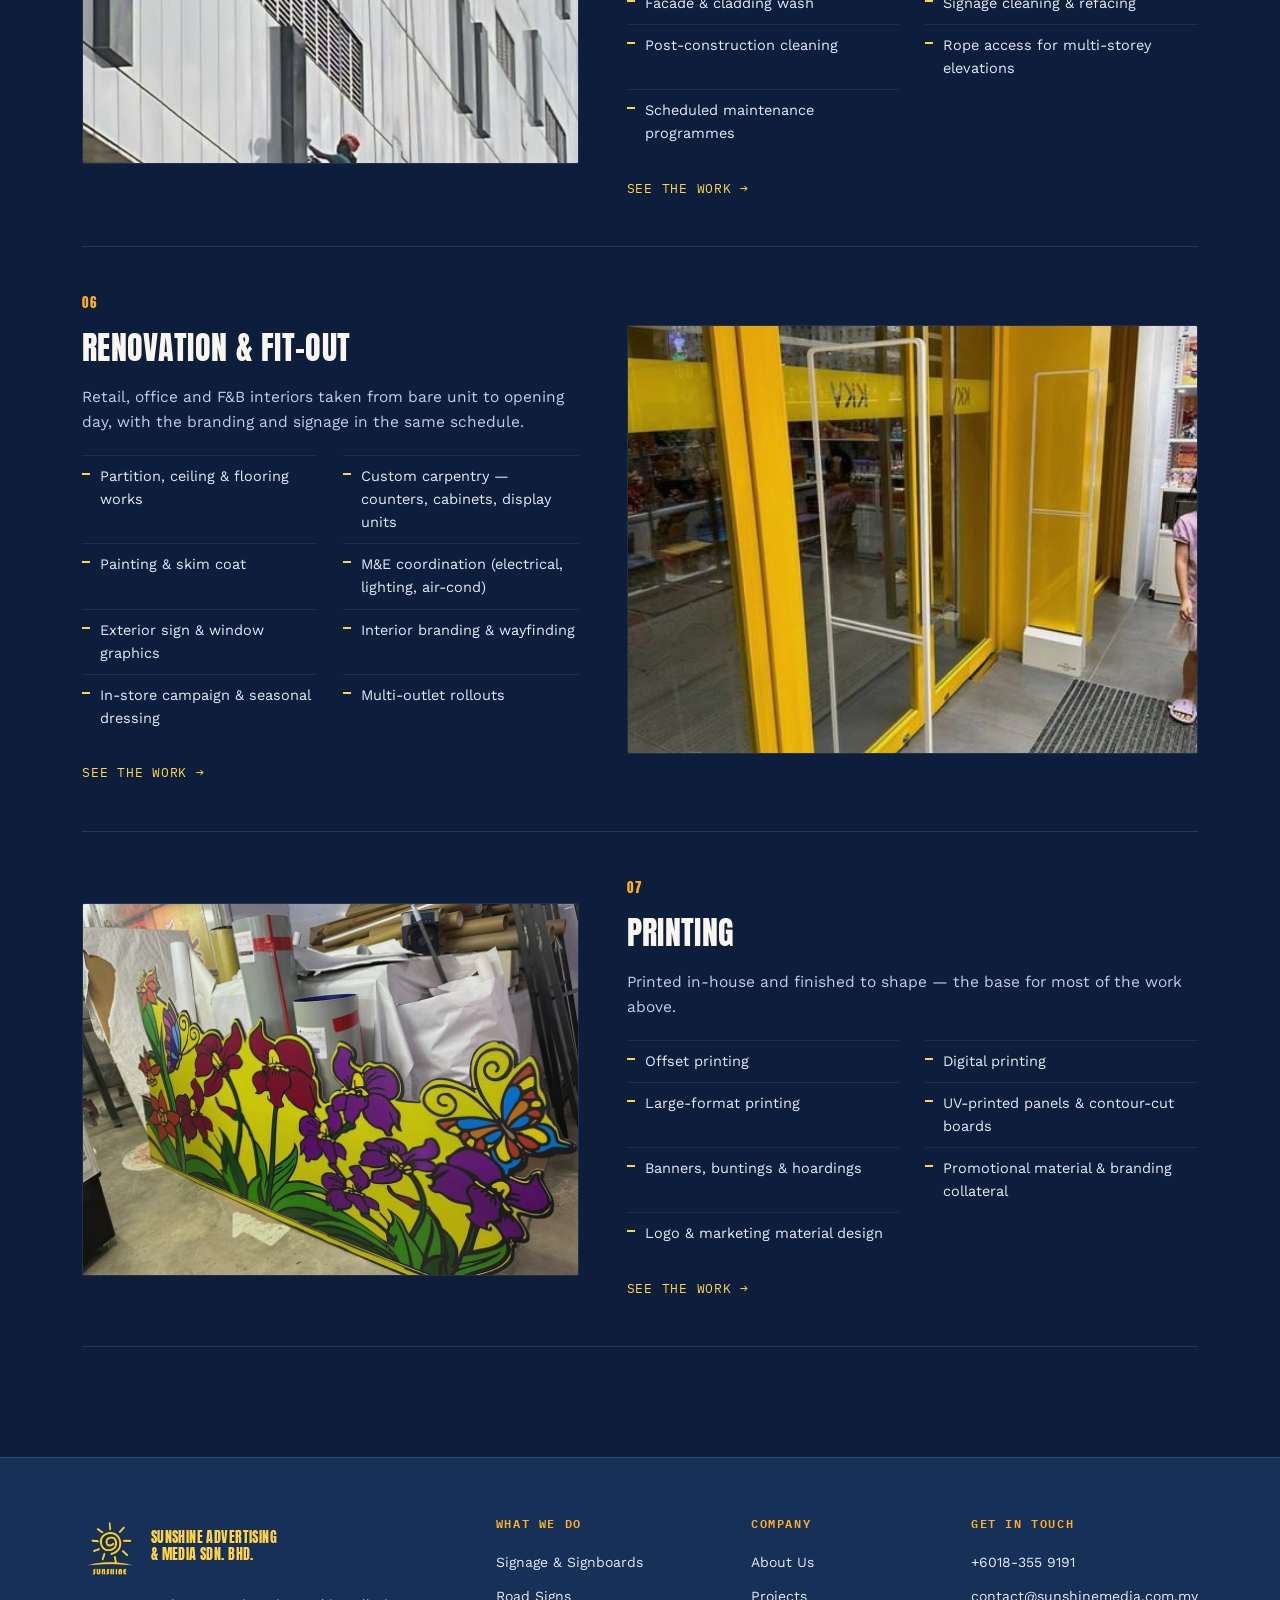
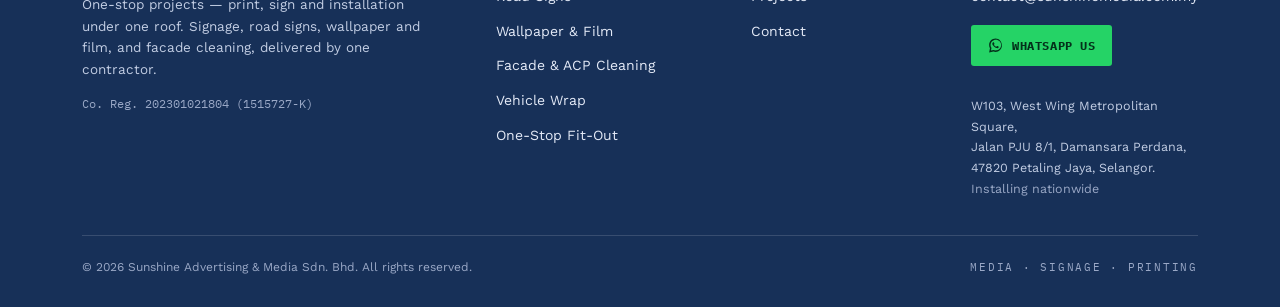
<file: services.html>
<!DOCTYPE html>
<html lang="en-MY">
<head>
<meta charset="UTF-8">
<meta name="viewport" content="width=device-width, initial-scale=1.0">
<title>Our Services | Signage, Film, Wraps &amp; Fit-Out | Sunshine</title>
<meta name="description" content="Full list of Sunshine Advertising & Media services — signage and signboards, road signs, wallpaper and film, vehicle wraps, facade and ACP cleaning, renovation and printing.">
<link rel="canonical" href="https://www.sunshinemedia.com.my/services.html">
<meta name="robots" content="index, follow, max-image-preview:large, max-snippet:-1">
<meta name="geo.region" content="MY-10">
<meta name="geo.placename" content="Petaling Jaya, Selangor">

<meta property="og:type" content="website">
<meta property="og:site_name" content="Sunshine Advertising & Media Sdn. Bhd.">
<meta property="og:title" content="Our Services | Signage, Film, Wraps & Fit-Out | Sunshine">
<meta property="og:description" content="Full list of Sunshine Advertising & Media services — signage and signboards, road signs, wallpaper and film, vehicle wraps, facade and ACP cleaning, renovation and printing.">
<meta property="og:url" content="https://www.sunshinemedia.com.my/services.html">
<meta property="og:image" content="https://www.sunshinemedia.com.my/assets/sig-village-homes-night.jpg">
<meta property="og:locale" content="en_MY">
<meta name="twitter:card" content="summary_large_image">
<meta name="twitter:title" content="Our Services | Signage, Film, Wraps & Fit-Out | Sunshine">
<meta name="twitter:description" content="Full list of Sunshine Advertising & Media services — signage and signboards, road signs, wallpaper and film, vehicle wraps, facade and ACP cleaning, renovation and printing.">
<meta name="twitter:image" content="https://www.sunshinemedia.com.my/assets/sig-village-homes-night.jpg">

<link rel="icon" href="assets/logo.png">
<link rel="preconnect" href="https://fonts.googleapis.com">
<link rel="preconnect" href="https://fonts.gstatic.com" crossorigin>
<link href="https://fonts.googleapis.com/css2?family=Anton&family=Work+Sans:wght@400;500;600;700;800&family=IBM+Plex+Mono:wght@400;500;600&display=swap" rel="stylesheet">
<link rel="stylesheet" href="style.css">
<script type="application/ld+json">
{
  "@context": "https://schema.org",
  "@type": [
    "LocalBusiness",
    "ProfessionalService"
  ],
  "@id": "https://www.sunshinemedia.com.my/#organization",
  "name": "Sunshine Advertising & Media Sdn. Bhd.",
  "alternateName": [
    "Sunshine Advertising & Media",
    "Sunshine Adv & Media",
    "Sunshine Signage"
  ],
  "description": "Sunshine Advertising & Media Sdn. Bhd. is a Malaysian signage, printing and branding fit-out contractor based in Petaling Jaya, Selangor. The company designs, prints, fabricates and installs signboards, illuminated and shopfront signage, road and traffic signs, wallpaper, decorative glass film, smart film (PDLC) and solar film, plus vehicle wraps, facade and ACP cleaning, and complete retail and office branding fit-outs.",
  "url": "https://www.sunshinemedia.com.my/",
  "logo": "https://www.sunshinemedia.com.my/assets/logo.png",
  "image": "https://www.sunshinemedia.com.my/assets/sig-gamuda-night.jpg",
  "telephone": "+60183559191",
  "email": "contact@sunshinemedia.com.my",
  "priceRange": "$$",
  "identifier": "202301021804 (1515727-K)",
  "address": {
    "@type": "PostalAddress",
    "streetAddress": "W103, West Wing Metropolitan Square, Jalan PJU 8/1, Damansara Perdana",
    "addressLocality": "Petaling Jaya",
    "addressRegion": "Selangor",
    "postalCode": "47820",
    "addressCountry": "MY"
  },
  "areaServed": [
    {
      "@type": "Place",
      "name": "Petaling Jaya"
    },
    {
      "@type": "Place",
      "name": "Kuala Lumpur"
    },
    {
      "@type": "Place",
      "name": "Selangor"
    },
    {
      "@type": "Place",
      "name": "Klang Valley"
    },
    {
      "@type": "Place",
      "name": "Malaysia"
    }
  ],
  "knowsAbout": [
    "Signage fabrication and installation",
    "Signboard making",
    "Illuminated and LED channel letter signage",
    "Monument and township entrance signage",
    "Shopfront and retail signage",
    "Road signs and traffic signage",
    "Statutory and reflective road signage",
    "Wallpaper supply and installation",
    "Interior woodgrain and architectural wrapping film",
    "Decorative glass film and frosting",
    "Smart film (PDLC switchable privacy glass)",
    "Solar film and window tinting",
    "Window graphics and one-way vision film",
    "Vehicle wrapping and fleet livery",
    "Large format printing",
    "Offset and digital printing",
    "Retail and office branding fit-out",
    "Renovation and interior fit-out works",
    "Partition, ceiling and flooring works",
    "Custom carpentry and joinery",
    "Painting and skim coat",
    "M&E coordination for renovation works",
    "Facade cleaning",
    "Glass panel and curtain wall washing",
    "ACP (aluminium composite panel) cleaning and restoration",
    "High-rise and rope access facade maintenance",
    "Graphic design and branding collateral"
  ],
  "slogan": "Media . Signage . Printing",
  "hasOfferCatalog": {
    "@type": "OfferCatalog",
    "name": "Signage, printing and fit-out services",
    "itemListElement": [
      {
        "@type": "Offer",
        "itemOffered": {
          "@type": "Service",
          "name": "Signage fabrication and installation"
        }
      },
      {
        "@type": "Offer",
        "itemOffered": {
          "@type": "Service",
          "name": "Signboard making"
        }
      },
      {
        "@type": "Offer",
        "itemOffered": {
          "@type": "Service",
          "name": "Illuminated and LED channel letter signage"
        }
      },
      {
        "@type": "Offer",
        "itemOffered": {
          "@type": "Service",
          "name": "Monument and township entrance signage"
        }
      },
      {
        "@type": "Offer",
        "itemOffered": {
          "@type": "Service",
          "name": "Shopfront and retail signage"
        }
      },
      {
        "@type": "Offer",
        "itemOffered": {
          "@type": "Service",
          "name": "Road signs and traffic signage"
        }
      },
      {
        "@type": "Offer",
        "itemOffered": {
          "@type": "Service",
          "name": "Statutory and reflective road signage"
        }
      },
      {
        "@type": "Offer",
        "itemOffered": {
          "@type": "Service",
          "name": "Wallpaper supply and installation"
        }
      },
      {
        "@type": "Offer",
        "itemOffered": {
          "@type": "Service",
          "name": "Interior woodgrain and architectural wrapping film"
        }
      },
      {
        "@type": "Offer",
        "itemOffered": {
          "@type": "Service",
          "name": "Decorative glass film and frosting"
        }
      },
      {
        "@type": "Offer",
        "itemOffered": {
          "@type": "Service",
          "name": "Smart film (PDLC switchable privacy glass)"
        }
      },
      {
        "@type": "Offer",
        "itemOffered": {
          "@type": "Service",
          "name": "Solar film and window tinting"
        }
      },
      {
        "@type": "Offer",
        "itemOffered": {
          "@type": "Service",
          "name": "Window graphics and one-way vision film"
        }
      },
      {
        "@type": "Offer",
        "itemOffered": {
          "@type": "Service",
          "name": "Vehicle wrapping and fleet livery"
        }
      },
      {
        "@type": "Offer",
        "itemOffered": {
          "@type": "Service",
          "name": "Large format printing"
        }
      },
      {
        "@type": "Offer",
        "itemOffered": {
          "@type": "Service",
          "name": "Offset and digital printing"
        }
      },
      {
        "@type": "Offer",
        "itemOffered": {
          "@type": "Service",
          "name": "Retail and office branding fit-out"
        }
      },
      {
        "@type": "Offer",
        "itemOffered": {
          "@type": "Service",
          "name": "Renovation and interior fit-out works"
        }
      },
      {
        "@type": "Offer",
        "itemOffered": {
          "@type": "Service",
          "name": "Partition, ceiling and flooring works"
        }
      },
      {
        "@type": "Offer",
        "itemOffered": {
          "@type": "Service",
          "name": "Custom carpentry and joinery"
        }
      },
      {
        "@type": "Offer",
        "itemOffered": {
          "@type": "Service",
          "name": "Painting and skim coat"
        }
      },
      {
        "@type": "Offer",
        "itemOffered": {
          "@type": "Service",
          "name": "M&E coordination for renovation works"
        }
      },
      {
        "@type": "Offer",
        "itemOffered": {
          "@type": "Service",
          "name": "Facade cleaning"
        }
      },
      {
        "@type": "Offer",
        "itemOffered": {
          "@type": "Service",
          "name": "Glass panel and curtain wall washing"
        }
      },
      {
        "@type": "Offer",
        "itemOffered": {
          "@type": "Service",
          "name": "ACP (aluminium composite panel) cleaning and restoration"
        }
      },
      {
        "@type": "Offer",
        "itemOffered": {
          "@type": "Service",
          "name": "High-rise and rope access facade maintenance"
        }
      },
      {
        "@type": "Offer",
        "itemOffered": {
          "@type": "Service",
          "name": "Graphic design and branding collateral"
        }
      }
    ]
  },
  "contactPoint": [
    {
      "@type": "ContactPoint",
      "telephone": "+60183559191",
      "email": "contact@sunshinemedia.com.my",
      "contactType": "sales",
      "areaServed": "MY",
      "availableLanguage": [
        "en",
        "ms",
        "zh"
      ]
    }
  ]
}
</script>
<script type="application/ld+json">
{
  "@context": "https://schema.org",
  "@type": "BreadcrumbList",
  "itemListElement": [
    {
      "@type": "ListItem",
      "position": 1,
      "name": "Home",
      "item": "https://www.sunshinemedia.com.my/"
    },
    {
      "@type": "ListItem",
      "position": 2,
      "name": "Services",
      "item": "https://www.sunshinemedia.com.my/services.html"
    }
  ]
}
</script>
</head>
<body>
<div class="grain"></div>
<header class="site-nav" id="siteNav">
  <div class="nav-inner">
    <a href="index.html" class="brand">
      <img src="assets/logo.png" alt="Sunshine Advertising &amp; Media Sdn. Bhd. logo" class="brand-mark" width="100" height="100">
      <span class="brand-word">
        <strong>SUNSHINE ADVERTISING &amp; MEDIA SDN. BHD.</strong>
      </span>
    </a>
    <nav class="nav-links" id="navLinks">
      <a href="index.html">Home</a>
      <a href="about.html">About Us</a>
      <div class="nav-drop">
        <a href="services.html" class="nav-drop-btn is-active">Our Services</a>
        <button type="button" class="nav-drop-toggle" aria-label="Show services" aria-expanded="false">
          <svg viewBox="0 0 12 8" aria-hidden="true"><path d="M1 1l5 5 5-5" fill="none" stroke="currentColor" stroke-width="1.8" stroke-linecap="round"/></svg>
        </button>
        <div class="nav-drop-menu">
          <a href="services.html" class="is-active">
            <strong>All services</strong><span>Everything we make, install and clean</span>
          </a>
          <a href="signage.html">
            <strong>Signage &amp; Signboards</strong><span>Channel letters, monument &amp; shopfront signs</span>
          </a>
          <a href="road-signs.html">
            <strong>Road Signs</strong><span>Highway gantry, statutory &amp; car park signage</span>
          </a>
          <a href="wallpaper-film.html">
            <strong>Wallpaper &amp; Film</strong><span>Wallpaper, woodgrain, glass, smart &amp; solar film</span>
          </a>
          <a href="vehicle-wrap.html">
            <strong>Vehicle Wrap</strong><span>Van, lorry &amp; fleet livery</span>
          </a>
          <a href="facade-cleaning.html">
            <strong>Facade &amp; ACP Cleaning</strong><span>Panel, glass &amp; cladding cleaning</span>
          </a>
          <a href="fit-out.html">
            <strong>Renovation &amp; Fit-Out</strong><span>Interior build, branding &amp; rollouts</span>
          </a>
        </div>
      </div>
      <a href="projects.html">Projects</a>
      <a href="contact.html">Contact</a>
    </nav>
    <a href="tel:+60183559191" class="nav-cta"><span class="dot"></span> +6018-355 9191</a>
    <button class="nav-toggle" id="navToggle" aria-label="Toggle menu"><span></span><span></span><span></span></button>
  </div>
</header>
<main>
<section class="page-hero">
  <div class="page-hero-bg"><img src="assets/sig-village-homes-night.jpg" alt="" aria-hidden="true"><div class="page-hero-scrim"></div></div>
  <div class="wrap page-hero-inner">
    <p class="eyebrow eyebrow-light">Our Services</p>
    <h1>Everything we make,<br>install and clean</h1>
    <p class="page-hero-sub">One contractor for signage, road signs, wallpaper and film, vehicle wraps, facade cleaning and renovation &mdash; printed, built and installed in-house.</p>
  </div>
</section>
<section class="cat-body svc-page">
  <div class="wrap">
    <div class="cat-intro">
      <p>Most jobs we take involve more than one of these. A store opening needs the unit built, the fascia fabricated, the glass filmed and the window dressed &mdash; so we kept all of it under one roof rather than sub-letting it out. Below is the full list of what we do.</p>
    </div>

      <article class="svc-row">
        <a class="svc-media" href="signage.html">
          <img src="assets/sig-yuen-chen-siang.jpg" alt="Signage and Signboards by Sunshine Advertising and Media" loading="lazy">
        </a>
        <div class="svc-body">
          <span class="svc-n">01</span>
          <h2>Signage &amp; Signboards</h2>
          <p>Designed, fabricated in our workshop and installed by our own crews &mdash; from a single shoplot fascia to a township monument sign.</p>
          <ul class="svc-jobs">
            <li>LED front-lit channel letters</li>
            <li>Halo-lit / backlit lettering</li>
            <li>Monument &amp; township entrance signs</li>
            <li>Shopfront fascia signboards</li>
            <li>Lightboxes &amp; projecting signs</li>
            <li>Acrylic &amp; stainless fabricated letters</li>
            <li>ACP panel signs with UV print</li>
            <li>Ceremonial &amp; feature arches</li>
            <li>Sign servicing, cleaning &amp; refacing</li>
          </ul>
          <a class="cat-link" href="signage.html">See the work &rarr;</a>
        </div>
      </article>
      <article class="svc-row svc-flip">
        <a class="svc-media" href="road-signs.html">
          <img src="assets/sig-berhenti.jpg" alt="Road Signs and Traffic Signage by Sunshine Advertising and Media" loading="lazy">
        </a>
        <div class="svc-body">
          <span class="svc-n">02</span>
          <h2>Road Signs &amp; Traffic Signage</h2>
          <p>Reflective aluminium signage built on steel frames, installed with posts and footings, crane and boom-lift work included.</p>
          <ul class="svc-jobs">
            <li>Overhead highway gantry boards</li>
            <li>Exit, destination &amp; distance signs</li>
            <li>Statutory road signs (BERHENTI, give way, speed)</li>
            <li>Chevron &amp; hazard markers</li>
            <li>Directional &amp; estate wayfinding</li>
            <li>Car park &amp; private road signage</li>
            <li>Posts, concrete footings &amp; installation</li>
          </ul>
          <a class="cat-link" href="road-signs.html">See the work &rarr;</a>
        </div>
      </article>
      <article class="svc-row">
        <a class="svc-media" href="wallpaper-film.html">
          <img src="assets/film-glass-showroom.jpg" alt="Wallpaper and Film by Sunshine Advertising and Media" loading="lazy">
        </a>
        <div class="svc-body">
          <span class="svc-n">03</span>
          <h2>Wallpaper &amp; Film</h2>
          <p>Wall and glass surfaces re-finished without stripping anything out &mdash; supplied and installed.</p>
          <ul class="svc-jobs">
            <li>Custom-printed wallpaper &amp; wallcovering</li>
            <li>Interior woodgrain / architectural wrapping film</li>
            <li>Frosted &amp; sandblast-effect glass film</li>
            <li>Cut vinyl patterns &amp; glass branding</li>
            <li>Smart film (PDLC switchable privacy glass)</li>
            <li>Solar film &mdash; heat, glare &amp; UV rejection</li>
            <li>One-way vision film</li>
            <li>Printed shopfront window graphics</li>
          </ul>
          <a class="cat-link" href="wallpaper-film.html">See the work &rarr;</a>
        </div>
      </article>
      <article class="svc-row svc-flip">
        <a class="svc-media" href="vehicle-wrap.html">
          <img src="assets/wrap-shenon-lorry.jpg" alt="Vehicle Wrap and Fleet Livery by Sunshine Advertising and Media" loading="lazy">
        </a>
        <div class="svc-body">
          <span class="svc-n">04</span>
          <h2>Vehicle Wrap &amp; Fleet Livery</h2>
          <p>Printed on cast vinyl with UV laminate and fitted around handles, seams and curves so the graphics stay put.</p>
          <ul class="svc-jobs">
            <li>Full vehicle wrap / colour change</li>
            <li>Partial wrap, decals &amp; contact details</li>
            <li>Lorry &amp; box-body livery</li>
            <li>Refrigerated truck wraps</li>
            <li>Illuminated car-top displays</li>
            <li>Fleet branding programmes</li>
          </ul>
          <a class="cat-link" href="vehicle-wrap.html">See the work &rarr;</a>
        </div>
      </article>
      <article class="svc-row">
        <a class="svc-media" href="facade-cleaning.html">
          <img src="assets/facade-rope-access.jpg" alt="Facade and ACP Cleaning by Sunshine Advertising and Media" loading="lazy">
        </a>
        <div class="svc-body">
          <span class="svc-n">05</span>
          <h2>Facade &amp; ACP Cleaning</h2>
          <p>Restoring a frontage dulled by rain streaking, exhaust film and algae &mdash; cleaned to a method matched to the panel coating.</p>
          <ul class="svc-jobs">
            <li>ACP panel cleaning &amp; finish restoration</li>
            <li>Glass panel &amp; curtain wall washing</li>
            <li>Facade &amp; cladding wash</li>
            <li>Signage cleaning &amp; refacing</li>
            <li>Post-construction cleaning</li>
            <li>Rope access for multi-storey elevations</li>
            <li>Scheduled maintenance programmes</li>
          </ul>
          <a class="cat-link" href="facade-cleaning.html">See the work &rarr;</a>
        </div>
      </article>
      <article class="svc-row svc-flip">
        <a class="svc-media" href="fit-out.html">
          <img src="assets/fit-kkv-entrance.jpg" alt="Renovation and Fit-Out by Sunshine Advertising and Media" loading="lazy">
        </a>
        <div class="svc-body">
          <span class="svc-n">06</span>
          <h2>Renovation &amp; Fit-Out</h2>
          <p>Retail, office and F&amp;B interiors taken from bare unit to opening day, with the branding and signage in the same schedule.</p>
          <ul class="svc-jobs">
            <li>Partition, ceiling &amp; flooring works</li>
            <li>Custom carpentry &mdash; counters, cabinets, display units</li>
            <li>Painting &amp; skim coat</li>
            <li>M&amp;E coordination (electrical, lighting, air-cond)</li>
            <li>Exterior sign &amp; window graphics</li>
            <li>Interior branding &amp; wayfinding</li>
            <li>In-store campaign &amp; seasonal dressing</li>
            <li>Multi-outlet rollouts</li>
          </ul>
          <a class="cat-link" href="fit-out.html">See the work &rarr;</a>
        </div>
      </article>
      <article class="svc-row">
        <a class="svc-media" href="fit-out.html">
          <img src="assets/print-cutout-board.jpg" alt="Printing by Sunshine Advertising and Media" loading="lazy">
        </a>
        <div class="svc-body">
          <span class="svc-n">07</span>
          <h2>Printing</h2>
          <p>Printed in-house and finished to shape &mdash; the base for most of the work above.</p>
          <ul class="svc-jobs">
            <li>Offset printing</li>
            <li>Digital printing</li>
            <li>Large-format printing</li>
            <li>UV-printed panels &amp; contour-cut boards</li>
            <li>Banners, buntings &amp; hoardings</li>
            <li>Promotional material &amp; branding collateral</li>
            <li>Logo &amp; marketing material design</li>
          </ul>
          <a class="cat-link" href="fit-out.html">See the work &rarr;</a>
        </div>
      </article>

  </div>
</section>
</main>
<footer class="site-footer" id="site-footer">
  <div class="wrap">
    <div class="footer-grid">

      <div class="footer-col footer-brand-col">
        <a href="index.html" class="footer-logo">
          <img src="assets/logo.png" alt="Sunshine Advertising &amp; Media Sdn. Bhd." width="64" height="64">
          <span>SUNSHINE ADVERTISING<br>&amp; MEDIA SDN. BHD.</span>
        </a>
        <p class="footer-blurb">One-stop projects &mdash; print, sign and installation under one roof. Signage, road signs, wallpaper and film, and facade cleaning, delivered by one contractor.</p>
        <p class="footer-regno">Co. Reg. 202301021804 (1515727-K)</p>
      </div>

      <div class="footer-col">
        <h4><a href="services.html">What we do</a></h4>
        <ul>
          <li><a href="signage.html">Signage &amp; Signboards</a></li>
          <li><a href="road-signs.html">Road Signs</a></li>
          <li><a href="wallpaper-film.html">Wallpaper &amp; Film</a></li>
          <li><a href="facade-cleaning.html">Facade &amp; ACP Cleaning</a></li>
          <li><a href="vehicle-wrap.html">Vehicle Wrap</a></li>
          <li><a href="fit-out.html">One-Stop Fit-Out</a></li>
        </ul>
      </div>

      <div class="footer-col">
        <h4>Company</h4>
        <ul>
          <li><a href="about.html">About Us</a></li>
          <li><a href="projects.html">Projects</a></li>
          <li><a href="contact.html">Contact</a></li>
        </ul>
      </div>

      <div class="footer-col footer-reach">
        <h4>Get in touch</h4>
        <ul class="footer-contact-list">
          <li><a href="tel:+60183559191">+6018-355 9191</a></li>
          <li><a href="mailto:contact@sunshinemedia.com.my">contact@sunshinemedia.com.my</a></li>
        </ul>
        <a class="footer-wa" href="https://wa.me/60183559191?text=Hi%20Sunshine%2C%20I%27d%20like%20to%20enquire%20about%20" target="_blank" rel="noopener">
          <svg viewBox="0 0 32 32" aria-hidden="true"><path fill="currentColor" d="M16.04 3C9.4 3 4 8.4 4 15.04c0 2.12.55 4.19 1.6 6.02L4 29l8.13-1.55a12 12 0 0 0 3.9.65h.01C22.68 28.1 28.08 22.7 28.08 16.06 28.08 8.4 22.68 3 16.04 3zm0 22.28h-.01c-1.2 0-2.38-.24-3.48-.72l-.25-.1-4.82.92.92-4.7-.16-.26a9.9 9.9 0 0 1-1.52-5.28c0-5.5 4.48-9.98 10-9.98 2.66 0 5.16 1.04 7.04 2.92a9.9 9.9 0 0 1 2.92 7.06c0 5.5-4.48 9.98-9.98 9.98zm5.48-7.47c-.3-.15-1.77-.87-2.04-.97-.28-.1-.48-.15-.68.15s-.78.97-.95 1.17c-.18.2-.35.22-.65.07-.3-.15-1.27-.47-2.41-1.49-.9-.79-1.5-1.77-1.67-2.07-.18-.3-.02-.46.13-.61.13-.14.3-.35.45-.53.15-.18.2-.3.3-.5.1-.2.05-.38-.02-.53-.08-.15-.68-1.63-.93-2.23-.24-.58-.49-.5-.68-.51h-.58c-.2 0-.53.08-.8.38-.28.3-1.05 1.03-1.05 2.5 0 1.48 1.07 2.9 1.22 3.1.15.2 2.1 3.2 5.1 4.49.71.3 1.27.49 1.7.63.71.23 1.36.2 1.88.12.57-.09 1.77-.72 2.02-1.42.25-.7.25-1.3.17-1.42-.07-.13-.27-.2-.57-.35z"/></svg>
          WhatsApp us
        </a>
        <address class="footer-loc">W103, West Wing Metropolitan Square,<br>Jalan PJU 8/1, Damansara Perdana,<br>47820 Petaling Jaya, Selangor.<br><span>Installing nationwide</span></address>
      </div>

    </div>

    <div class="footer-bottom">
      <p class="footer-copy">&copy; <span id="year"></span> Sunshine Advertising &amp; Media Sdn. Bhd. All rights reserved.</p>
      <p class="footer-tag">media &middot; signage &middot; printing</p>
    </div>
  </div>
</footer>


<a class="wa-float" href="https://wa.me/60183559191?text=Hi%20Sunshine%2C%20I%27d%20like%20to%20enquire%20about%20" target="_blank" rel="noopener" aria-label="Chat with us on WhatsApp">
  <svg viewBox="0 0 32 32" aria-hidden="true"><path fill="currentColor" d="M16.04 3C9.4 3 4 8.4 4 15.04c0 2.12.55 4.19 1.6 6.02L4 29l8.13-1.55a12 12 0 0 0 3.9.65h.01C22.68 28.1 28.08 22.7 28.08 16.06 28.08 8.4 22.68 3 16.04 3zm0 22.28h-.01c-1.2 0-2.38-.24-3.48-.72l-.25-.1-4.82.92.92-4.7-.16-.26a9.9 9.9 0 0 1-1.52-5.28c0-5.5 4.48-9.98 10-9.98 2.66 0 5.16 1.04 7.04 2.92a9.9 9.9 0 0 1 2.92 7.06c0 5.5-4.48 9.98-9.98 9.98zm5.48-7.47c-.3-.15-1.77-.87-2.04-.97-.28-.1-.48-.15-.68.15s-.78.97-.95 1.17c-.18.2-.35.22-.65.07-.3-.15-1.27-.47-2.41-1.49-.9-.79-1.5-1.77-1.67-2.07-.18-.3-.02-.46.13-.61.13-.14.3-.35.45-.53.15-.18.2-.3.3-.5.1-.2.05-.38-.02-.53-.08-.15-.68-1.63-.93-2.23-.24-.58-.49-.5-.68-.51h-.58c-.2 0-.53.08-.8.38-.28.3-1.05 1.03-1.05 2.5 0 1.48 1.07 2.9 1.22 3.1.15.2 2.1 3.2 5.1 4.49.71.3 1.27.49 1.7.63.71.23 1.36.2 1.88.12.57-.09 1.77-.72 2.02-1.42.25-.7.25-1.3.17-1.42-.07-.13-.27-.2-.57-.35z"/></svg>
  <span class="wa-float-label">WhatsApp us</span>
</a>

<script src="chat-kb.js"></script>
<script src="script.js"></script>
<script src="chat.js"></script>
</body>
</html>
</file>
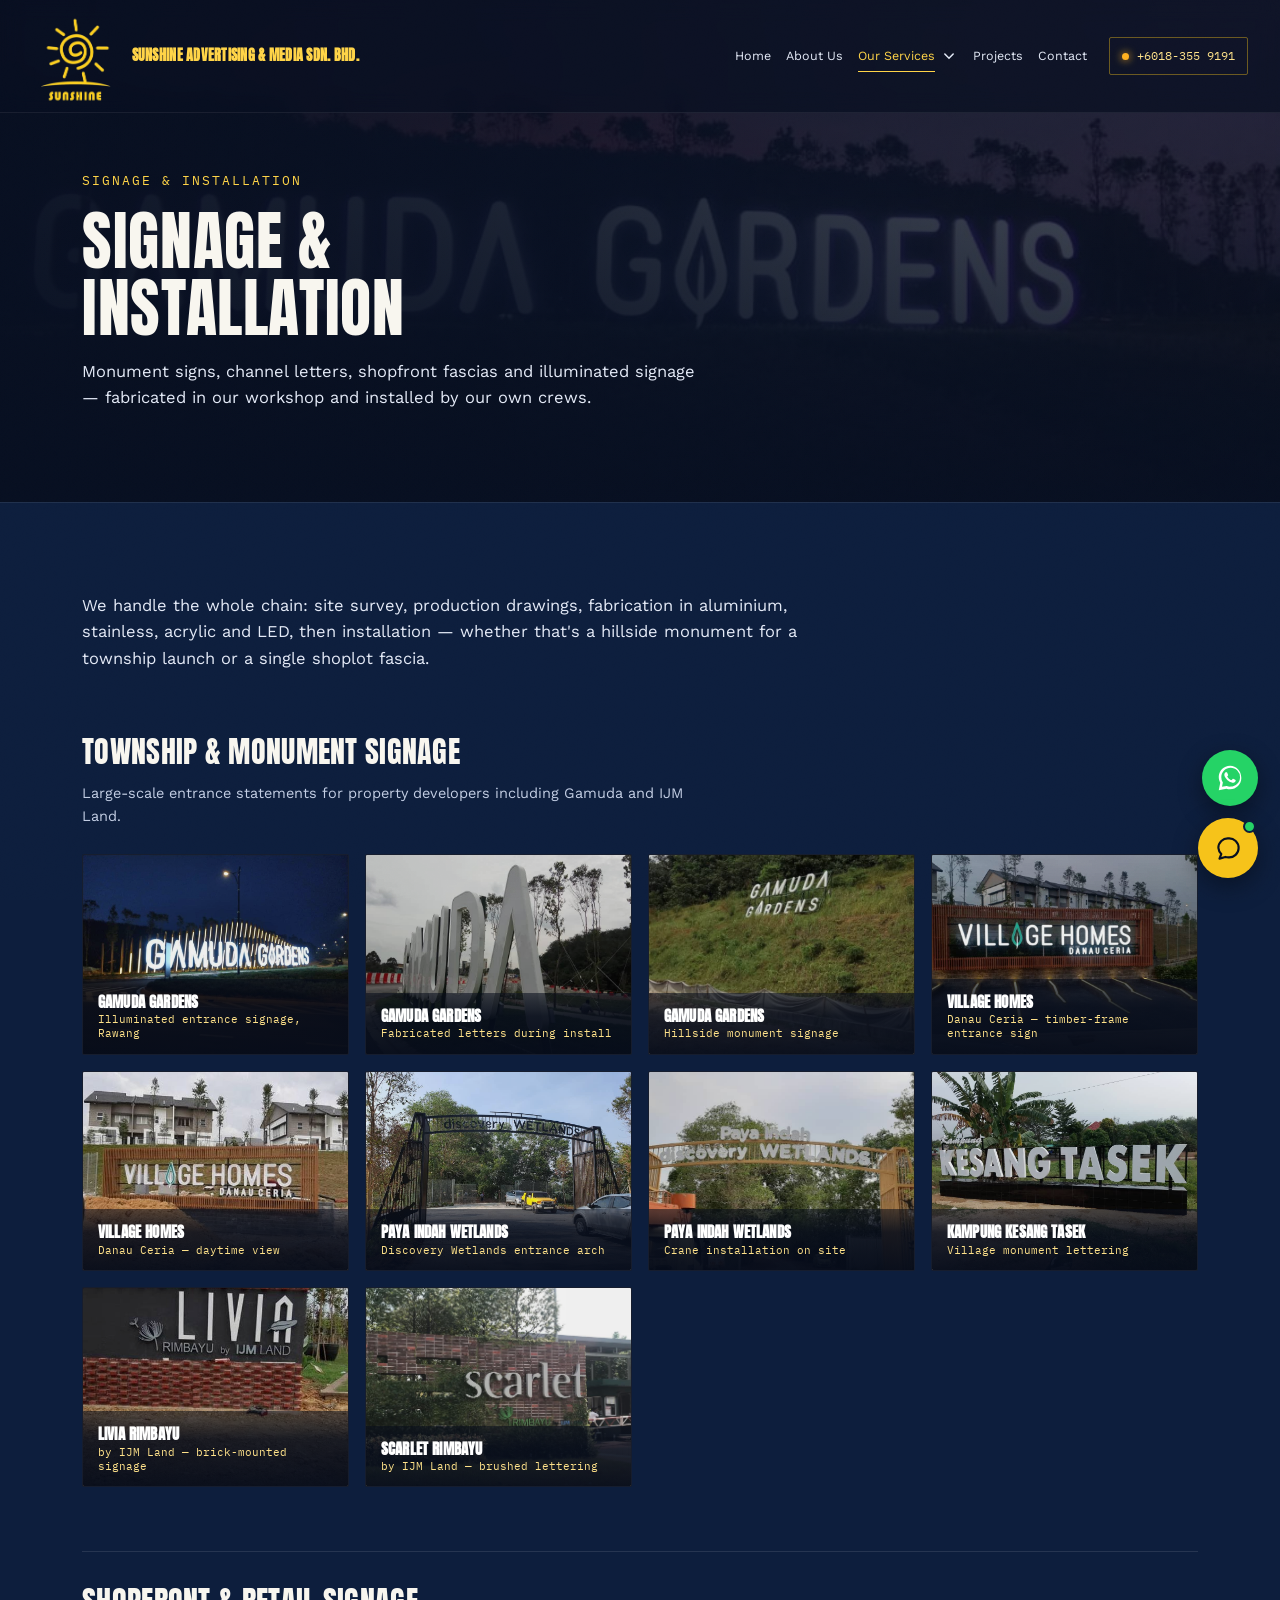
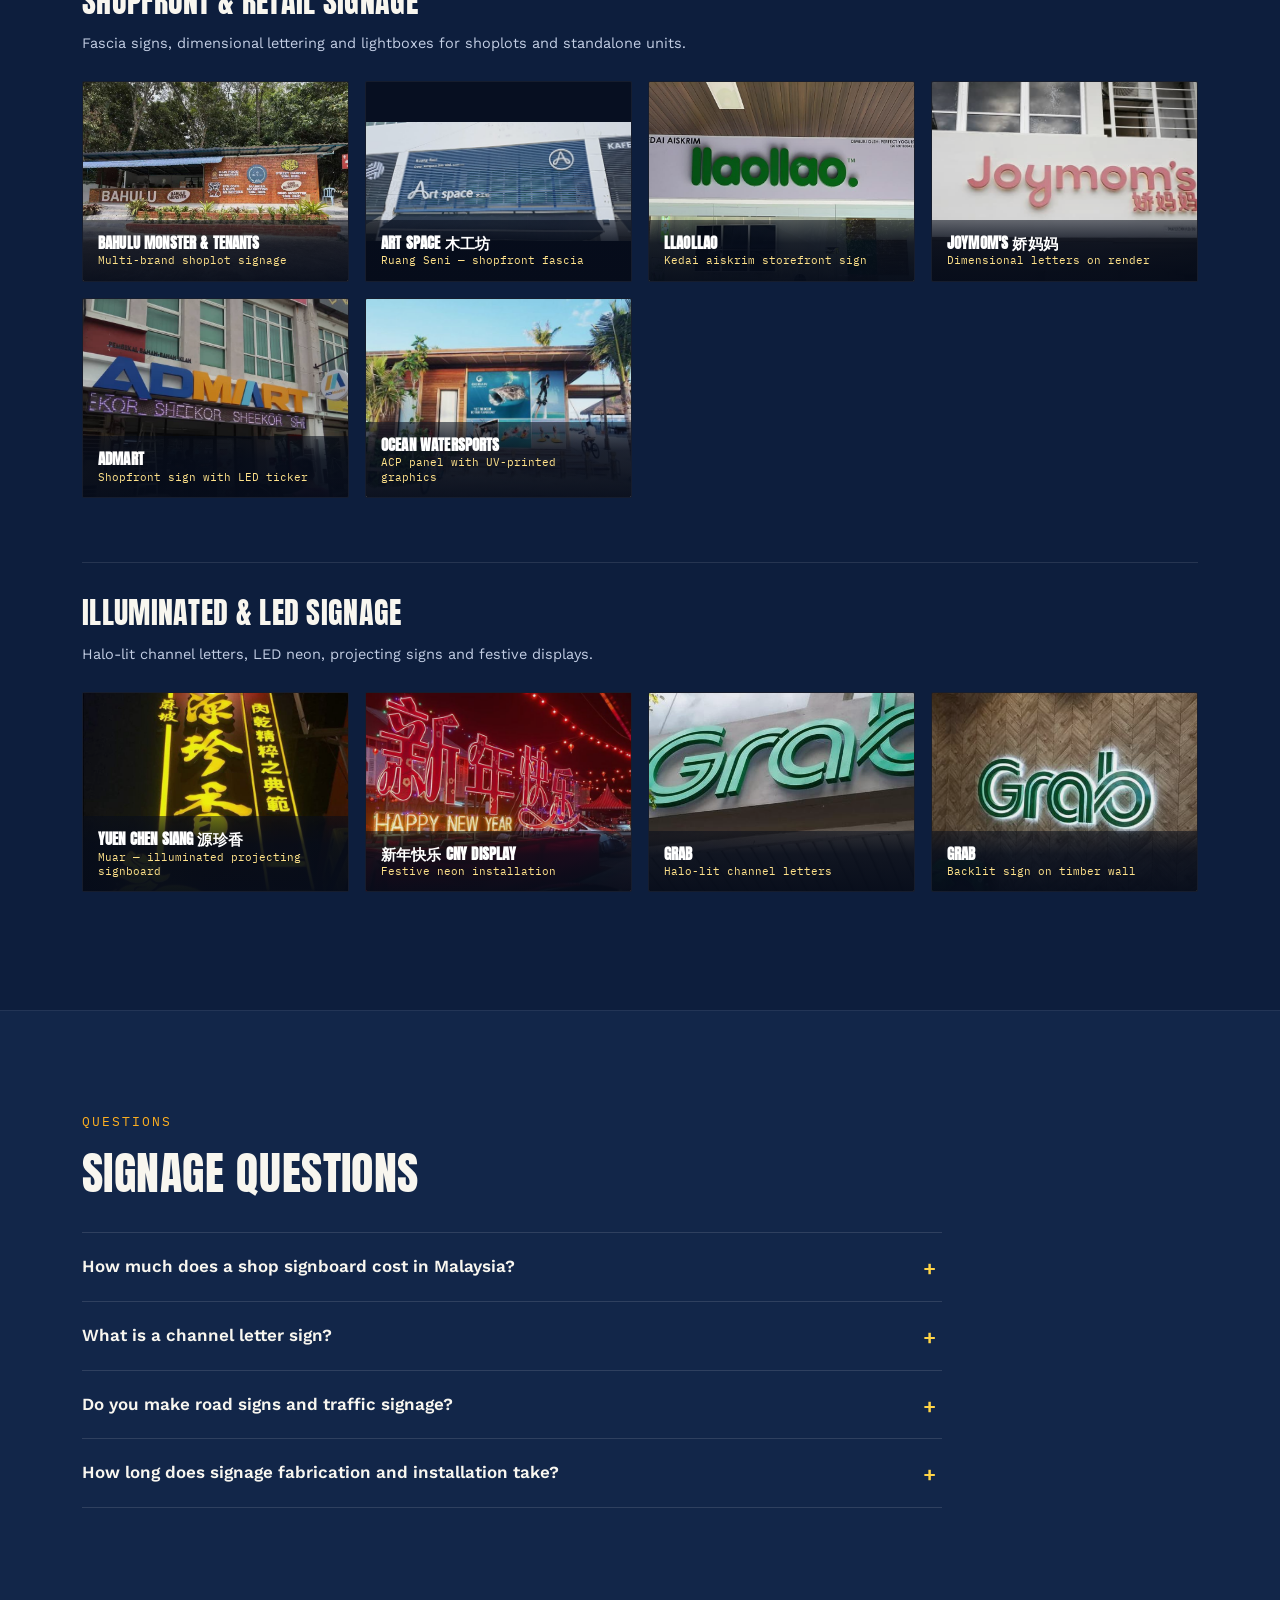
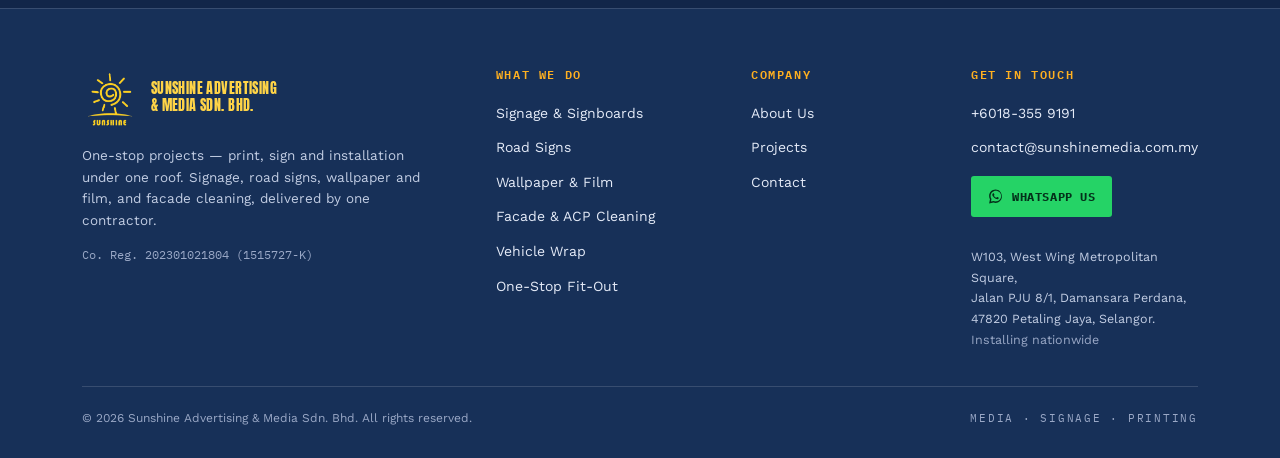
<file: signage.html>
<!DOCTYPE html>
<html lang="en-MY">
<head>
<meta charset="UTF-8">
<meta name="viewport" content="width=device-width, initial-scale=1.0">
<title>Signboard Maker &amp; Signage Installation Malaysia | Sunshine</title>
<meta name="description" content="Signboard maker in Petaling Jaya. LED channel letters, halo-lit signage, shopfront fascias and monument signs — fabricated and installed across Malaysia.">
<link rel="canonical" href="https://www.sunshinemedia.com.my/signage.html">
<meta name="robots" content="index, follow, max-image-preview:large, max-snippet:-1">
<meta name="geo.region" content="MY-10">
<meta name="geo.placename" content="Petaling Jaya, Selangor">

<meta property="og:type" content="website">
<meta property="og:site_name" content="Sunshine Advertising & Media Sdn. Bhd.">
<meta property="og:title" content="Signboard Maker & Signage Installation Malaysia | Sunshine">
<meta property="og:description" content="Signboard maker in Petaling Jaya. LED channel letters, halo-lit signage, shopfront fascias and monument signs — fabricated and installed across Malaysia.">
<meta property="og:url" content="https://www.sunshinemedia.com.my/signage.html">
<meta property="og:image" content="https://www.sunshinemedia.com.my/assets/sig-gamuda-night.jpg">
<meta property="og:locale" content="en_MY">
<meta name="twitter:card" content="summary_large_image">
<meta name="twitter:title" content="Signboard Maker & Signage Installation Malaysia | Sunshine">
<meta name="twitter:description" content="Signboard maker in Petaling Jaya. LED channel letters, halo-lit signage, shopfront fascias and monument signs — fabricated and installed across Malaysia.">
<meta name="twitter:image" content="https://www.sunshinemedia.com.my/assets/sig-gamuda-night.jpg">

<link rel="icon" href="assets/logo.png">
<link rel="preconnect" href="https://fonts.googleapis.com">
<link rel="preconnect" href="https://fonts.gstatic.com" crossorigin>
<link href="https://fonts.googleapis.com/css2?family=Anton&family=Work+Sans:wght@400;500;600;700;800&family=IBM+Plex+Mono:wght@400;500;600&display=swap" rel="stylesheet">
<link rel="stylesheet" href="style.css">
<script type="application/ld+json">
{
  "@context": "https://schema.org",
  "@type": [
    "LocalBusiness",
    "ProfessionalService"
  ],
  "@id": "https://www.sunshinemedia.com.my/#organization",
  "name": "Sunshine Advertising & Media Sdn. Bhd.",
  "alternateName": [
    "Sunshine Advertising & Media",
    "Sunshine Adv & Media",
    "Sunshine Signage"
  ],
  "description": "Sunshine Advertising & Media Sdn. Bhd. is a Malaysian signage, printing and branding fit-out contractor based in Petaling Jaya, Selangor. The company designs, prints, fabricates and installs signboards, illuminated and shopfront signage, road and traffic signs, wallpaper, decorative glass film, smart film (PDLC) and solar film, plus vehicle wraps, facade and ACP cleaning, and complete retail and office branding fit-outs.",
  "url": "https://www.sunshinemedia.com.my/",
  "logo": "https://www.sunshinemedia.com.my/assets/logo.png",
  "image": "https://www.sunshinemedia.com.my/assets/sig-gamuda-night.jpg",
  "telephone": "+60183559191",
  "email": "contact@sunshinemedia.com.my",
  "priceRange": "$$",
  "identifier": "202301021804 (1515727-K)",
  "address": {
    "@type": "PostalAddress",
    "streetAddress": "W103, West Wing Metropolitan Square, Jalan PJU 8/1, Damansara Perdana",
    "addressLocality": "Petaling Jaya",
    "addressRegion": "Selangor",
    "postalCode": "47820",
    "addressCountry": "MY"
  },
  "areaServed": [
    {
      "@type": "Place",
      "name": "Petaling Jaya"
    },
    {
      "@type": "Place",
      "name": "Kuala Lumpur"
    },
    {
      "@type": "Place",
      "name": "Selangor"
    },
    {
      "@type": "Place",
      "name": "Klang Valley"
    },
    {
      "@type": "Place",
      "name": "Malaysia"
    }
  ],
  "knowsAbout": [
    "Signage fabrication and installation",
    "Signboard making",
    "Illuminated and LED channel letter signage",
    "Monument and township entrance signage",
    "Shopfront and retail signage",
    "Road signs and traffic signage",
    "Statutory and reflective road signage",
    "Wallpaper supply and installation",
    "Interior woodgrain and architectural wrapping film",
    "Decorative glass film and frosting",
    "Smart film (PDLC switchable privacy glass)",
    "Solar film and window tinting",
    "Window graphics and one-way vision film",
    "Vehicle wrapping and fleet livery",
    "Large format printing",
    "Offset and digital printing",
    "Retail and office branding fit-out",
    "Renovation and interior fit-out works",
    "Partition, ceiling and flooring works",
    "Custom carpentry and joinery",
    "Painting and skim coat",
    "M&E coordination for renovation works",
    "Facade cleaning",
    "Glass panel and curtain wall washing",
    "ACP (aluminium composite panel) cleaning and restoration",
    "High-rise and rope access facade maintenance",
    "Graphic design and branding collateral"
  ],
  "slogan": "Media . Signage . Printing",
  "hasOfferCatalog": {
    "@type": "OfferCatalog",
    "name": "Signage, printing and fit-out services",
    "itemListElement": [
      {
        "@type": "Offer",
        "itemOffered": {
          "@type": "Service",
          "name": "Signage fabrication and installation"
        }
      },
      {
        "@type": "Offer",
        "itemOffered": {
          "@type": "Service",
          "name": "Signboard making"
        }
      },
      {
        "@type": "Offer",
        "itemOffered": {
          "@type": "Service",
          "name": "Illuminated and LED channel letter signage"
        }
      },
      {
        "@type": "Offer",
        "itemOffered": {
          "@type": "Service",
          "name": "Monument and township entrance signage"
        }
      },
      {
        "@type": "Offer",
        "itemOffered": {
          "@type": "Service",
          "name": "Shopfront and retail signage"
        }
      },
      {
        "@type": "Offer",
        "itemOffered": {
          "@type": "Service",
          "name": "Road signs and traffic signage"
        }
      },
      {
        "@type": "Offer",
        "itemOffered": {
          "@type": "Service",
          "name": "Statutory and reflective road signage"
        }
      },
      {
        "@type": "Offer",
        "itemOffered": {
          "@type": "Service",
          "name": "Wallpaper supply and installation"
        }
      },
      {
        "@type": "Offer",
        "itemOffered": {
          "@type": "Service",
          "name": "Interior woodgrain and architectural wrapping film"
        }
      },
      {
        "@type": "Offer",
        "itemOffered": {
          "@type": "Service",
          "name": "Decorative glass film and frosting"
        }
      },
      {
        "@type": "Offer",
        "itemOffered": {
          "@type": "Service",
          "name": "Smart film (PDLC switchable privacy glass)"
        }
      },
      {
        "@type": "Offer",
        "itemOffered": {
          "@type": "Service",
          "name": "Solar film and window tinting"
        }
      },
      {
        "@type": "Offer",
        "itemOffered": {
          "@type": "Service",
          "name": "Window graphics and one-way vision film"
        }
      },
      {
        "@type": "Offer",
        "itemOffered": {
          "@type": "Service",
          "name": "Vehicle wrapping and fleet livery"
        }
      },
      {
        "@type": "Offer",
        "itemOffered": {
          "@type": "Service",
          "name": "Large format printing"
        }
      },
      {
        "@type": "Offer",
        "itemOffered": {
          "@type": "Service",
          "name": "Offset and digital printing"
        }
      },
      {
        "@type": "Offer",
        "itemOffered": {
          "@type": "Service",
          "name": "Retail and office branding fit-out"
        }
      },
      {
        "@type": "Offer",
        "itemOffered": {
          "@type": "Service",
          "name": "Renovation and interior fit-out works"
        }
      },
      {
        "@type": "Offer",
        "itemOffered": {
          "@type": "Service",
          "name": "Partition, ceiling and flooring works"
        }
      },
      {
        "@type": "Offer",
        "itemOffered": {
          "@type": "Service",
          "name": "Custom carpentry and joinery"
        }
      },
      {
        "@type": "Offer",
        "itemOffered": {
          "@type": "Service",
          "name": "Painting and skim coat"
        }
      },
      {
        "@type": "Offer",
        "itemOffered": {
          "@type": "Service",
          "name": "M&E coordination for renovation works"
        }
      },
      {
        "@type": "Offer",
        "itemOffered": {
          "@type": "Service",
          "name": "Facade cleaning"
        }
      },
      {
        "@type": "Offer",
        "itemOffered": {
          "@type": "Service",
          "name": "Glass panel and curtain wall washing"
        }
      },
      {
        "@type": "Offer",
        "itemOffered": {
          "@type": "Service",
          "name": "ACP (aluminium composite panel) cleaning and restoration"
        }
      },
      {
        "@type": "Offer",
        "itemOffered": {
          "@type": "Service",
          "name": "High-rise and rope access facade maintenance"
        }
      },
      {
        "@type": "Offer",
        "itemOffered": {
          "@type": "Service",
          "name": "Graphic design and branding collateral"
        }
      }
    ]
  },
  "contactPoint": [
    {
      "@type": "ContactPoint",
      "telephone": "+60183559191",
      "email": "contact@sunshinemedia.com.my",
      "contactType": "sales",
      "areaServed": "MY",
      "availableLanguage": [
        "en",
        "ms",
        "zh"
      ]
    }
  ]
}
</script>
<script type="application/ld+json">
{
  "@context": "https://schema.org",
  "@type": "BreadcrumbList",
  "itemListElement": [
    {
      "@type": "ListItem",
      "position": 1,
      "name": "Home",
      "item": "https://www.sunshinemedia.com.my/"
    },
    {
      "@type": "ListItem",
      "position": 2,
      "name": "Signage",
      "item": "https://www.sunshinemedia.com.my/signage.html"
    }
  ]
}
</script>
<script type="application/ld+json">
{
  "@context": "https://schema.org",
  "@type": "FAQPage",
  "mainEntity": [
    {
      "@type": "Question",
      "name": "How much does a shop signboard cost in Malaysia?",
      "acceptedAnswer": {
        "@type": "Answer",
        "text": "Cost depends on size, material, whether it is illuminated, and the mounting conditions on site. A small non-illuminated fascia sign costs far less than a large halo-lit channel letter set on a high wall. We quote after a site survey so the price includes fabrication and installation."
      }
    },
    {
      "@type": "Question",
      "name": "What is a channel letter sign?",
      "acceptedAnswer": {
        "@type": "Answer",
        "text": "A channel letter is a three-dimensional letter fabricated from aluminium or acrylic with LED lighting inside. Front-lit letters glow through the face; halo-lit or backlit letters throw light onto the wall behind for a softer outline. Both are common for shopfronts and office receptions."
      }
    },
    {
      "@type": "Question",
      "name": "Do you make road signs and traffic signage?",
      "acceptedAnswer": {
        "@type": "Answer",
        "text": "Yes. We fabricate reflective statutory road signage including stop (BERHENTI) signs, chevron hazard markers and directional boards, as well as ceremonial arches."
      }
    },
    {
      "@type": "Question",
      "name": "How long does signage fabrication and installation take?",
      "acceptedAnswer": {
        "@type": "Answer",
        "text": "Lead time depends on the scope and whether local authority approval is needed. A single shopfront sign is much faster than a township monument sign requiring crane installation. We confirm the schedule at quotation stage."
      }
    }
  ]
}
</script>
<script type="application/ld+json">
{
  "@context": "https://schema.org",
  "@type": "Service",
  "name": "Signage fabrication and installation",
  "description": "Design, fabrication and installation of illuminated and non-illuminated signage including channel letters, monument signs, shopfront fascias, LED neon and statutory road signage.",
  "serviceType": "Signage fabrication and installation",
  "url": "https://www.sunshinemedia.com.my/signage.html",
  "provider": {
    "@id": "https://www.sunshinemedia.com.my/#organization"
  },
  "areaServed": [
    {
      "@type": "Place",
      "name": "Petaling Jaya"
    },
    {
      "@type": "Place",
      "name": "Kuala Lumpur"
    },
    {
      "@type": "Place",
      "name": "Selangor"
    },
    {
      "@type": "Place",
      "name": "Klang Valley"
    },
    {
      "@type": "Place",
      "name": "Malaysia"
    }
  ]
}
</script>
<script type="application/ld+json">
{
  "@context": "https://schema.org",
  "@type": "ItemList",
  "name": "Signage projects",
  "numberOfItems": 20,
  "itemListElement": [
    {
      "@type": "ListItem",
      "position": 1,
      "item": {
        "@type": "CreativeWork",
        "name": "Gamuda Gardens — Illuminated entrance signage, Rawang",
        "image": "https://www.sunshinemedia.com.my/assets/sig-gamuda-night.jpg",
        "creator": {
          "@id": "https://www.sunshinemedia.com.my/#organization"
        }
      }
    },
    {
      "@type": "ListItem",
      "position": 2,
      "item": {
        "@type": "CreativeWork",
        "name": "Gamuda Gardens — Fabricated letters during install",
        "image": "https://www.sunshinemedia.com.my/assets/sig-gamuda-install.jpg",
        "creator": {
          "@id": "https://www.sunshinemedia.com.my/#organization"
        }
      }
    },
    {
      "@type": "ListItem",
      "position": 3,
      "item": {
        "@type": "CreativeWork",
        "name": "Gamuda Gardens — Hillside monument signage",
        "image": "https://www.sunshinemedia.com.my/assets/sig-gamuda-hillside.jpg",
        "creator": {
          "@id": "https://www.sunshinemedia.com.my/#organization"
        }
      }
    },
    {
      "@type": "ListItem",
      "position": 4,
      "item": {
        "@type": "CreativeWork",
        "name": "Village Homes — Danau Ceria — timber-frame entrance sign",
        "image": "https://www.sunshinemedia.com.my/assets/sig-village-homes-night.jpg",
        "creator": {
          "@id": "https://www.sunshinemedia.com.my/#organization"
        }
      }
    },
    {
      "@type": "ListItem",
      "position": 5,
      "item": {
        "@type": "CreativeWork",
        "name": "Village Homes — Danau Ceria — daytime view",
        "image": "https://www.sunshinemedia.com.my/assets/sig-village-homes-day.jpg",
        "creator": {
          "@id": "https://www.sunshinemedia.com.my/#organization"
        }
      }
    },
    {
      "@type": "ListItem",
      "position": 6,
      "item": {
        "@type": "CreativeWork",
        "name": "Paya Indah Wetlands — Discovery Wetlands entrance arch",
        "image": "https://www.sunshinemedia.com.my/assets/sig-wetlands-arch.jpg",
        "creator": {
          "@id": "https://www.sunshinemedia.com.my/#organization"
        }
      }
    },
    {
      "@type": "ListItem",
      "position": 7,
      "item": {
        "@type": "CreativeWork",
        "name": "Paya Indah Wetlands — Crane installation on site",
        "image": "https://www.sunshinemedia.com.my/assets/sig-wetlands-install.jpg",
        "creator": {
          "@id": "https://www.sunshinemedia.com.my/#organization"
        }
      }
    },
    {
      "@type": "ListItem",
      "position": 8,
      "item": {
        "@type": "CreativeWork",
        "name": "Kampung Kesang Tasek — Village monument lettering",
        "image": "https://www.sunshinemedia.com.my/assets/sig-kesang-tasek.jpg",
        "creator": {
          "@id": "https://www.sunshinemedia.com.my/#organization"
        }
      }
    },
    {
      "@type": "ListItem",
      "position": 9,
      "item": {
        "@type": "CreativeWork",
        "name": "Livia Rimbayu — by IJM Land — brick-mounted signage",
        "image": "https://www.sunshinemedia.com.my/assets/sig-livia-rimbayu.jpg",
        "creator": {
          "@id": "https://www.sunshinemedia.com.my/#organization"
        }
      }
    },
    {
      "@type": "ListItem",
      "position": 10,
      "item": {
        "@type": "CreativeWork",
        "name": "Scarlet Rimbayu — by IJM Land — brushed lettering",
        "image": "https://www.sunshinemedia.com.my/assets/sig-scarlet.jpg",
        "creator": {
          "@id": "https://www.sunshinemedia.com.my/#organization"
        }
      }
    },
    {
      "@type": "ListItem",
      "position": 11,
      "item": {
        "@type": "CreativeWork",
        "name": "Bahulu Monster & tenants — Multi-brand shoplot signage",
        "image": "https://www.sunshinemedia.com.my/assets/sig-bahulu-shoplots.jpg",
        "creator": {
          "@id": "https://www.sunshinemedia.com.my/#organization"
        }
      }
    },
    {
      "@type": "ListItem",
      "position": 12,
      "item": {
        "@type": "CreativeWork",
        "name": "Art Space 木工坊 — Ruang Seni — shopfront fascia",
        "image": "https://www.sunshinemedia.com.my/assets/sig-artspace.jpg",
        "creator": {
          "@id": "https://www.sunshinemedia.com.my/#organization"
        }
      }
    },
    {
      "@type": "ListItem",
      "position": 13,
      "item": {
        "@type": "CreativeWork",
        "name": "llaollao — Kedai aiskrim storefront sign",
        "image": "https://www.sunshinemedia.com.my/assets/sig-llaollao.jpg",
        "creator": {
          "@id": "https://www.sunshinemedia.com.my/#organization"
        }
      }
    },
    {
      "@type": "ListItem",
      "position": 14,
      "item": {
        "@type": "CreativeWork",
        "name": "Joymom's 娇妈妈 — Dimensional letters on render",
        "image": "https://www.sunshinemedia.com.my/assets/sig-joymoms-shopfront.jpg",
        "creator": {
          "@id": "https://www.sunshinemedia.com.my/#organization"
        }
      }
    },
    {
      "@type": "ListItem",
      "position": 15,
      "item": {
        "@type": "CreativeWork",
        "name": "ADMART — Shopfront sign with LED ticker",
        "image": "https://www.sunshinemedia.com.my/assets/sig-admart.jpg",
        "creator": {
          "@id": "https://www.sunshinemedia.com.my/#organization"
        }
      }
    },
    {
      "@type": "ListItem",
      "position": 16,
      "item": {
        "@type": "CreativeWork",
        "name": "Ocean Watersports — ACP panel with UV-printed graphics",
        "image": "https://www.sunshinemedia.com.my/assets/sig-ocean-lightbox.jpg",
        "creator": {
          "@id": "https://www.sunshinemedia.com.my/#organization"
        }
      }
    },
    {
      "@type": "ListItem",
      "position": 17,
      "item": {
        "@type": "CreativeWork",
        "name": "Yuen Chen Siang 源珍香 — Muar — illuminated projecting signboard",
        "image": "https://www.sunshinemedia.com.my/assets/sig-yuen-chen-siang.jpg",
        "creator": {
          "@id": "https://www.sunshinemedia.com.my/#organization"
        }
      }
    },
    {
      "@type": "ListItem",
      "position": 18,
      "item": {
        "@type": "CreativeWork",
        "name": "新年快乐 CNY display — Festive neon installation",
        "image": "https://www.sunshinemedia.com.my/assets/sig-cny-neon.jpg",
        "creator": {
          "@id": "https://www.sunshinemedia.com.my/#organization"
        }
      }
    },
    {
      "@type": "ListItem",
      "position": 19,
      "item": {
        "@type": "CreativeWork",
        "name": "Grab — Halo-lit channel letters",
        "image": "https://www.sunshinemedia.com.my/assets/sig-grab-channel.jpg",
        "creator": {
          "@id": "https://www.sunshinemedia.com.my/#organization"
        }
      }
    },
    {
      "@type": "ListItem",
      "position": 20,
      "item": {
        "@type": "CreativeWork",
        "name": "Grab — Backlit sign on timber wall",
        "image": "https://www.sunshinemedia.com.my/assets/sig-grab-backlit.jpg",
        "creator": {
          "@id": "https://www.sunshinemedia.com.my/#organization"
        }
      }
    }
  ]
}
</script>
</head>
<body>
<div class="grain"></div>
<header class="site-nav" id="siteNav">
  <div class="nav-inner">
    <a href="index.html" class="brand">
      <img src="assets/logo.png" alt="Sunshine Advertising &amp; Media Sdn. Bhd. logo" class="brand-mark" width="100" height="100">
      <span class="brand-word">
        <strong>SUNSHINE ADVERTISING &amp; MEDIA SDN. BHD.</strong>
      </span>
    </a>
    <nav class="nav-links" id="navLinks">
      <a href="index.html">Home</a>
      <a href="about.html">About Us</a>
      <div class="nav-drop">
        <a href="services.html" class="nav-drop-btn is-active">Our Services</a>
        <button type="button" class="nav-drop-toggle" aria-label="Show services" aria-expanded="false">
          <svg viewBox="0 0 12 8" aria-hidden="true"><path d="M1 1l5 5 5-5" fill="none" stroke="currentColor" stroke-width="1.8" stroke-linecap="round"/></svg>
        </button>
        <div class="nav-drop-menu">
          <a href="services.html">
            <strong>All services</strong><span>Everything we make, install and clean</span>
          </a>
          <a href="signage.html" class="is-active">
            <strong>Signage &amp; Signboards</strong><span>Channel letters, monument &amp; shopfront signs</span>
          </a>
          <a href="road-signs.html">
            <strong>Road Signs</strong><span>Highway gantry, statutory &amp; car park signage</span>
          </a>
          <a href="wallpaper-film.html">
            <strong>Wallpaper &amp; Film</strong><span>Wallpaper, woodgrain, glass, smart &amp; solar film</span>
          </a>
          <a href="vehicle-wrap.html">
            <strong>Vehicle Wrap</strong><span>Van, lorry &amp; fleet livery</span>
          </a>
          <a href="facade-cleaning.html">
            <strong>Facade &amp; ACP Cleaning</strong><span>Panel, glass &amp; cladding cleaning</span>
          </a>
          <a href="fit-out.html">
            <strong>Renovation &amp; Fit-Out</strong><span>Interior build, branding &amp; rollouts</span>
          </a>
        </div>
      </div>
      <a href="projects.html">Projects</a>
      <a href="contact.html">Contact</a>
    </nav>
    <a href="tel:+60183559191" class="nav-cta"><span class="dot"></span> +6018-355 9191</a>
    <button class="nav-toggle" id="navToggle" aria-label="Toggle menu"><span></span><span></span><span></span></button>
  </div>
</header>
<main>
<section class="page-hero">
  <div class="page-hero-bg"><img src="assets/sig-gamuda-dusk.jpg" alt="" aria-hidden="true"><div class="page-hero-scrim"></div></div>
  <div class="wrap page-hero-inner">
    <p class="eyebrow eyebrow-light">Signage &amp; Installation</p>
    <h1>Signage &amp;<br>installation</h1>
    <p class="page-hero-sub">Monument signs, channel letters, shopfront fascias and illuminated signage &mdash; fabricated in our workshop and installed by our own crews.</p>
  </div>
</section>
<section class="cat-body">
  <div class="wrap">
    <div class="cat-intro">
      <p>We handle the whole chain: site survey, production drawings, fabrication in aluminium, stainless, acrylic and LED, then installation &mdash; whether that's a hillside monument for a township launch or a single shoplot fascia.</p>
    </div>

    <h2 class="cat-h2">Township &amp; monument signage</h2>
    <p class="cat-note">Large-scale entrance statements for property developers including Gamuda and IJM Land.</p>
<div class="gal-grid gal-grid--uniform">
  <figure class="gal-item wide">
    <img src="assets/sig-gamuda-night.jpg" alt="Gamuda Gardens — Illuminated entrance signage, Rawang by Sunshine Advertising &amp; Media" loading="lazy">
    <figcaption><strong>Gamuda Gardens</strong><span>Illuminated entrance signage, Rawang</span></figcaption>
  </figure>
  <figure class="gal-item">
    <img src="assets/sig-gamuda-install.jpg" alt="Gamuda Gardens — Fabricated letters during install by Sunshine Advertising &amp; Media" loading="lazy">
    <figcaption><strong>Gamuda Gardens</strong><span>Fabricated letters during install</span></figcaption>
  </figure>
  <figure class="gal-item">
    <img src="assets/sig-gamuda-hillside.jpg" alt="Gamuda Gardens — Hillside monument signage by Sunshine Advertising &amp; Media" loading="lazy">
    <figcaption><strong>Gamuda Gardens</strong><span>Hillside monument signage</span></figcaption>
  </figure>
  <figure class="gal-item wide">
    <img src="assets/sig-village-homes-night.jpg" alt="Village Homes — Danau Ceria — timber-frame entrance sign by Sunshine Advertising &amp; Media" loading="lazy">
    <figcaption><strong>Village Homes</strong><span>Danau Ceria — timber-frame entrance sign</span></figcaption>
  </figure>
  <figure class="gal-item">
    <img src="assets/sig-village-homes-day.jpg" alt="Village Homes — Danau Ceria — daytime view by Sunshine Advertising &amp; Media" loading="lazy">
    <figcaption><strong>Village Homes</strong><span>Danau Ceria — daytime view</span></figcaption>
  </figure>
  <figure class="gal-item">
    <img src="assets/sig-wetlands-arch.jpg" alt="Paya Indah Wetlands — Discovery Wetlands entrance arch by Sunshine Advertising &amp; Media" loading="lazy">
    <figcaption><strong>Paya Indah Wetlands</strong><span>Discovery Wetlands entrance arch</span></figcaption>
  </figure>
  <figure class="gal-item">
    <img src="assets/sig-wetlands-install.jpg" alt="Paya Indah Wetlands — Crane installation on site by Sunshine Advertising &amp; Media" loading="lazy">
    <figcaption><strong>Paya Indah Wetlands</strong><span>Crane installation on site</span></figcaption>
  </figure>
  <figure class="gal-item">
    <img src="assets/sig-kesang-tasek.jpg" alt="Kampung Kesang Tasek — Village monument lettering by Sunshine Advertising &amp; Media" loading="lazy">
    <figcaption><strong>Kampung Kesang Tasek</strong><span>Village monument lettering</span></figcaption>
  </figure>
  <figure class="gal-item">
    <img src="assets/sig-livia-rimbayu.jpg" alt="Livia Rimbayu — by IJM Land — brick-mounted signage by Sunshine Advertising &amp; Media" loading="lazy">
    <figcaption><strong>Livia Rimbayu</strong><span>by IJM Land — brick-mounted signage</span></figcaption>
  </figure>
  <figure class="gal-item">
    <img src="assets/sig-scarlet.jpg" alt="Scarlet Rimbayu — by IJM Land — brushed lettering by Sunshine Advertising &amp; Media" loading="lazy">
    <figcaption><strong>Scarlet Rimbayu</strong><span>by IJM Land — brushed lettering</span></figcaption>
  </figure>
</div>

    <h2 class="cat-h2">Shopfront &amp; retail signage</h2>
    <p class="cat-note">Fascia signs, dimensional lettering and lightboxes for shoplots and standalone units.</p>
<div class="gal-grid gal-grid--uniform">
  <figure class="gal-item wide">
    <img src="assets/sig-bahulu-shoplots.jpg" alt="Bahulu Monster & tenants — Multi-brand shoplot signage by Sunshine Advertising &amp; Media" loading="lazy">
    <figcaption><strong>Bahulu Monster & tenants</strong><span>Multi-brand shoplot signage</span></figcaption>
  </figure>
  <figure class="gal-item is-contain">
    <img src="assets/sig-artspace.jpg" alt="Art Space 木工坊 — Ruang Seni — shopfront fascia by Sunshine Advertising &amp; Media" loading="lazy">
    <figcaption><strong>Art Space 木工坊</strong><span>Ruang Seni — shopfront fascia</span></figcaption>
  </figure>
  <figure class="gal-item">
    <img src="assets/sig-llaollao.jpg" alt="llaollao — Kedai aiskrim storefront sign by Sunshine Advertising &amp; Media" loading="lazy">
    <figcaption><strong>llaollao</strong><span>Kedai aiskrim storefront sign</span></figcaption>
  </figure>
  <figure class="gal-item">
    <img src="assets/sig-joymoms-shopfront.jpg" alt="Joymom's 娇妈妈 — Dimensional letters on render by Sunshine Advertising &amp; Media" loading="lazy">
    <figcaption><strong>Joymom's 娇妈妈</strong><span>Dimensional letters on render</span></figcaption>
  </figure>
  <figure class="gal-item">
    <img src="assets/sig-admart.jpg" alt="ADMART — Shopfront sign with LED ticker by Sunshine Advertising &amp; Media" loading="lazy">
    <figcaption><strong>ADMART</strong><span>Shopfront sign with LED ticker</span></figcaption>
  </figure>
  <figure class="gal-item">
    <img src="assets/sig-ocean-lightbox.jpg" alt="Ocean Watersports — ACP panel with UV-printed graphics by Sunshine Advertising &amp; Media" loading="lazy">
    <figcaption><strong>Ocean Watersports</strong><span>ACP panel with UV-printed graphics</span></figcaption>
  </figure>
</div>

    <h2 class="cat-h2">Illuminated &amp; LED signage</h2>
    <p class="cat-note">Halo-lit channel letters, LED neon, projecting signs and festive displays.</p>
<div class="gal-grid gal-grid--uniform">
  <figure class="gal-item">
    <img src="assets/sig-yuen-chen-siang.jpg" alt="Yuen Chen Siang 源珍香 — Muar — illuminated projecting signboard by Sunshine Advertising &amp; Media" loading="lazy">
    <figcaption><strong>Yuen Chen Siang 源珍香</strong><span>Muar — illuminated projecting signboard</span></figcaption>
  </figure>
  <figure class="gal-item wide">
    <img src="assets/sig-cny-neon.jpg" alt="新年快乐 CNY display — Festive neon installation by Sunshine Advertising &amp; Media" loading="lazy">
    <figcaption><strong>新年快乐 CNY display</strong><span>Festive neon installation</span></figcaption>
  </figure>
  <figure class="gal-item">
    <img src="assets/sig-grab-channel.jpg" alt="Grab — Halo-lit channel letters by Sunshine Advertising &amp; Media" loading="lazy">
    <figcaption><strong>Grab</strong><span>Halo-lit channel letters</span></figcaption>
  </figure>
  <figure class="gal-item">
    <img src="assets/sig-grab-backlit.jpg" alt="Grab — Backlit sign on timber wall by Sunshine Advertising &amp; Media" loading="lazy">
    <figcaption><strong>Grab</strong><span>Backlit sign on timber wall</span></figcaption>
  </figure>
</div>

  </div>
</section><section class="faq-section">
  <div class="wrap">
    <p class="eyebrow">Questions</p>
    <h2 class="section-title">Signage questions</h2>
    <div class="faq-list">
      <details class="faq-item">
        <summary>How much does a shop signboard cost in Malaysia?</summary>
        <p>Cost depends on size, material, whether it is illuminated, and the mounting conditions on site. A small non-illuminated fascia sign costs far less than a large halo-lit channel letter set on a high wall. We quote after a site survey so the price includes fabrication and installation.</p>
      </details>
      <details class="faq-item">
        <summary>What is a channel letter sign?</summary>
        <p>A channel letter is a three-dimensional letter fabricated from aluminium or acrylic with LED lighting inside. Front-lit letters glow through the face; halo-lit or backlit letters throw light onto the wall behind for a softer outline. Both are common for shopfronts and office receptions.</p>
      </details>
      <details class="faq-item">
        <summary>Do you make road signs and traffic signage?</summary>
        <p>Yes. We fabricate reflective statutory road signage including stop (BERHENTI) signs, chevron hazard markers and directional boards, as well as ceremonial arches.</p>
      </details>
      <details class="faq-item">
        <summary>How long does signage fabrication and installation take?</summary>
        <p>Lead time depends on the scope and whether local authority approval is needed. A single shopfront sign is much faster than a township monument sign requiring crane installation. We confirm the schedule at quotation stage.</p>
      </details>
    </div>
  </div>
</section>
</main>
<footer class="site-footer" id="site-footer">
  <div class="wrap">
    <div class="footer-grid">

      <div class="footer-col footer-brand-col">
        <a href="index.html" class="footer-logo">
          <img src="assets/logo.png" alt="Sunshine Advertising &amp; Media Sdn. Bhd." width="64" height="64">
          <span>SUNSHINE ADVERTISING<br>&amp; MEDIA SDN. BHD.</span>
        </a>
        <p class="footer-blurb">One-stop projects &mdash; print, sign and installation under one roof. Signage, road signs, wallpaper and film, and facade cleaning, delivered by one contractor.</p>
        <p class="footer-regno">Co. Reg. 202301021804 (1515727-K)</p>
      </div>

      <div class="footer-col">
        <h4><a href="services.html">What we do</a></h4>
        <ul>
          <li><a href="signage.html">Signage &amp; Signboards</a></li>
          <li><a href="road-signs.html">Road Signs</a></li>
          <li><a href="wallpaper-film.html">Wallpaper &amp; Film</a></li>
          <li><a href="facade-cleaning.html">Facade &amp; ACP Cleaning</a></li>
          <li><a href="vehicle-wrap.html">Vehicle Wrap</a></li>
          <li><a href="fit-out.html">One-Stop Fit-Out</a></li>
        </ul>
      </div>

      <div class="footer-col">
        <h4>Company</h4>
        <ul>
          <li><a href="about.html">About Us</a></li>
          <li><a href="projects.html">Projects</a></li>
          <li><a href="contact.html">Contact</a></li>
        </ul>
      </div>

      <div class="footer-col footer-reach">
        <h4>Get in touch</h4>
        <ul class="footer-contact-list">
          <li><a href="tel:+60183559191">+6018-355 9191</a></li>
          <li><a href="mailto:contact@sunshinemedia.com.my">contact@sunshinemedia.com.my</a></li>
        </ul>
        <a class="footer-wa" href="https://wa.me/60183559191?text=Hi%20Sunshine%2C%20I%27d%20like%20to%20enquire%20about%20" target="_blank" rel="noopener">
          <svg viewBox="0 0 32 32" aria-hidden="true"><path fill="currentColor" d="M16.04 3C9.4 3 4 8.4 4 15.04c0 2.12.55 4.19 1.6 6.02L4 29l8.13-1.55a12 12 0 0 0 3.9.65h.01C22.68 28.1 28.08 22.7 28.08 16.06 28.08 8.4 22.68 3 16.04 3zm0 22.28h-.01c-1.2 0-2.38-.24-3.48-.72l-.25-.1-4.82.92.92-4.7-.16-.26a9.9 9.9 0 0 1-1.52-5.28c0-5.5 4.48-9.98 10-9.98 2.66 0 5.16 1.04 7.04 2.92a9.9 9.9 0 0 1 2.92 7.06c0 5.5-4.48 9.98-9.98 9.98zm5.48-7.47c-.3-.15-1.77-.87-2.04-.97-.28-.1-.48-.15-.68.15s-.78.97-.95 1.17c-.18.2-.35.22-.65.07-.3-.15-1.27-.47-2.41-1.49-.9-.79-1.5-1.77-1.67-2.07-.18-.3-.02-.46.13-.61.13-.14.3-.35.45-.53.15-.18.2-.3.3-.5.1-.2.05-.38-.02-.53-.08-.15-.68-1.63-.93-2.23-.24-.58-.49-.5-.68-.51h-.58c-.2 0-.53.08-.8.38-.28.3-1.05 1.03-1.05 2.5 0 1.48 1.07 2.9 1.22 3.1.15.2 2.1 3.2 5.1 4.49.71.3 1.27.49 1.7.63.71.23 1.36.2 1.88.12.57-.09 1.77-.72 2.02-1.42.25-.7.25-1.3.17-1.42-.07-.13-.27-.2-.57-.35z"/></svg>
          WhatsApp us
        </a>
        <address class="footer-loc">W103, West Wing Metropolitan Square,<br>Jalan PJU 8/1, Damansara Perdana,<br>47820 Petaling Jaya, Selangor.<br><span>Installing nationwide</span></address>
      </div>

    </div>

    <div class="footer-bottom">
      <p class="footer-copy">&copy; <span id="year"></span> Sunshine Advertising &amp; Media Sdn. Bhd. All rights reserved.</p>
      <p class="footer-tag">media &middot; signage &middot; printing</p>
    </div>
  </div>
</footer>


<a class="wa-float" href="https://wa.me/60183559191?text=Hi%20Sunshine%2C%20I%27d%20like%20to%20enquire%20about%20" target="_blank" rel="noopener" aria-label="Chat with us on WhatsApp">
  <svg viewBox="0 0 32 32" aria-hidden="true"><path fill="currentColor" d="M16.04 3C9.4 3 4 8.4 4 15.04c0 2.12.55 4.19 1.6 6.02L4 29l8.13-1.55a12 12 0 0 0 3.9.65h.01C22.68 28.1 28.08 22.7 28.08 16.06 28.08 8.4 22.68 3 16.04 3zm0 22.28h-.01c-1.2 0-2.38-.24-3.48-.72l-.25-.1-4.82.92.92-4.7-.16-.26a9.9 9.9 0 0 1-1.52-5.28c0-5.5 4.48-9.98 10-9.98 2.66 0 5.16 1.04 7.04 2.92a9.9 9.9 0 0 1 2.92 7.06c0 5.5-4.48 9.98-9.98 9.98zm5.48-7.47c-.3-.15-1.77-.87-2.04-.97-.28-.1-.48-.15-.68.15s-.78.97-.95 1.17c-.18.2-.35.22-.65.07-.3-.15-1.27-.47-2.41-1.49-.9-.79-1.5-1.77-1.67-2.07-.18-.3-.02-.46.13-.61.13-.14.3-.35.45-.53.15-.18.2-.3.3-.5.1-.2.05-.38-.02-.53-.08-.15-.68-1.63-.93-2.23-.24-.58-.49-.5-.68-.51h-.58c-.2 0-.53.08-.8.38-.28.3-1.05 1.03-1.05 2.5 0 1.48 1.07 2.9 1.22 3.1.15.2 2.1 3.2 5.1 4.49.71.3 1.27.49 1.7.63.71.23 1.36.2 1.88.12.57-.09 1.77-.72 2.02-1.42.25-.7.25-1.3.17-1.42-.07-.13-.27-.2-.57-.35z"/></svg>
  <span class="wa-float-label">WhatsApp us</span>
</a>

<script src="chat-kb.js"></script>
<script src="script.js"></script>
<script src="chat.js"></script>
</body>
</html>
</file>
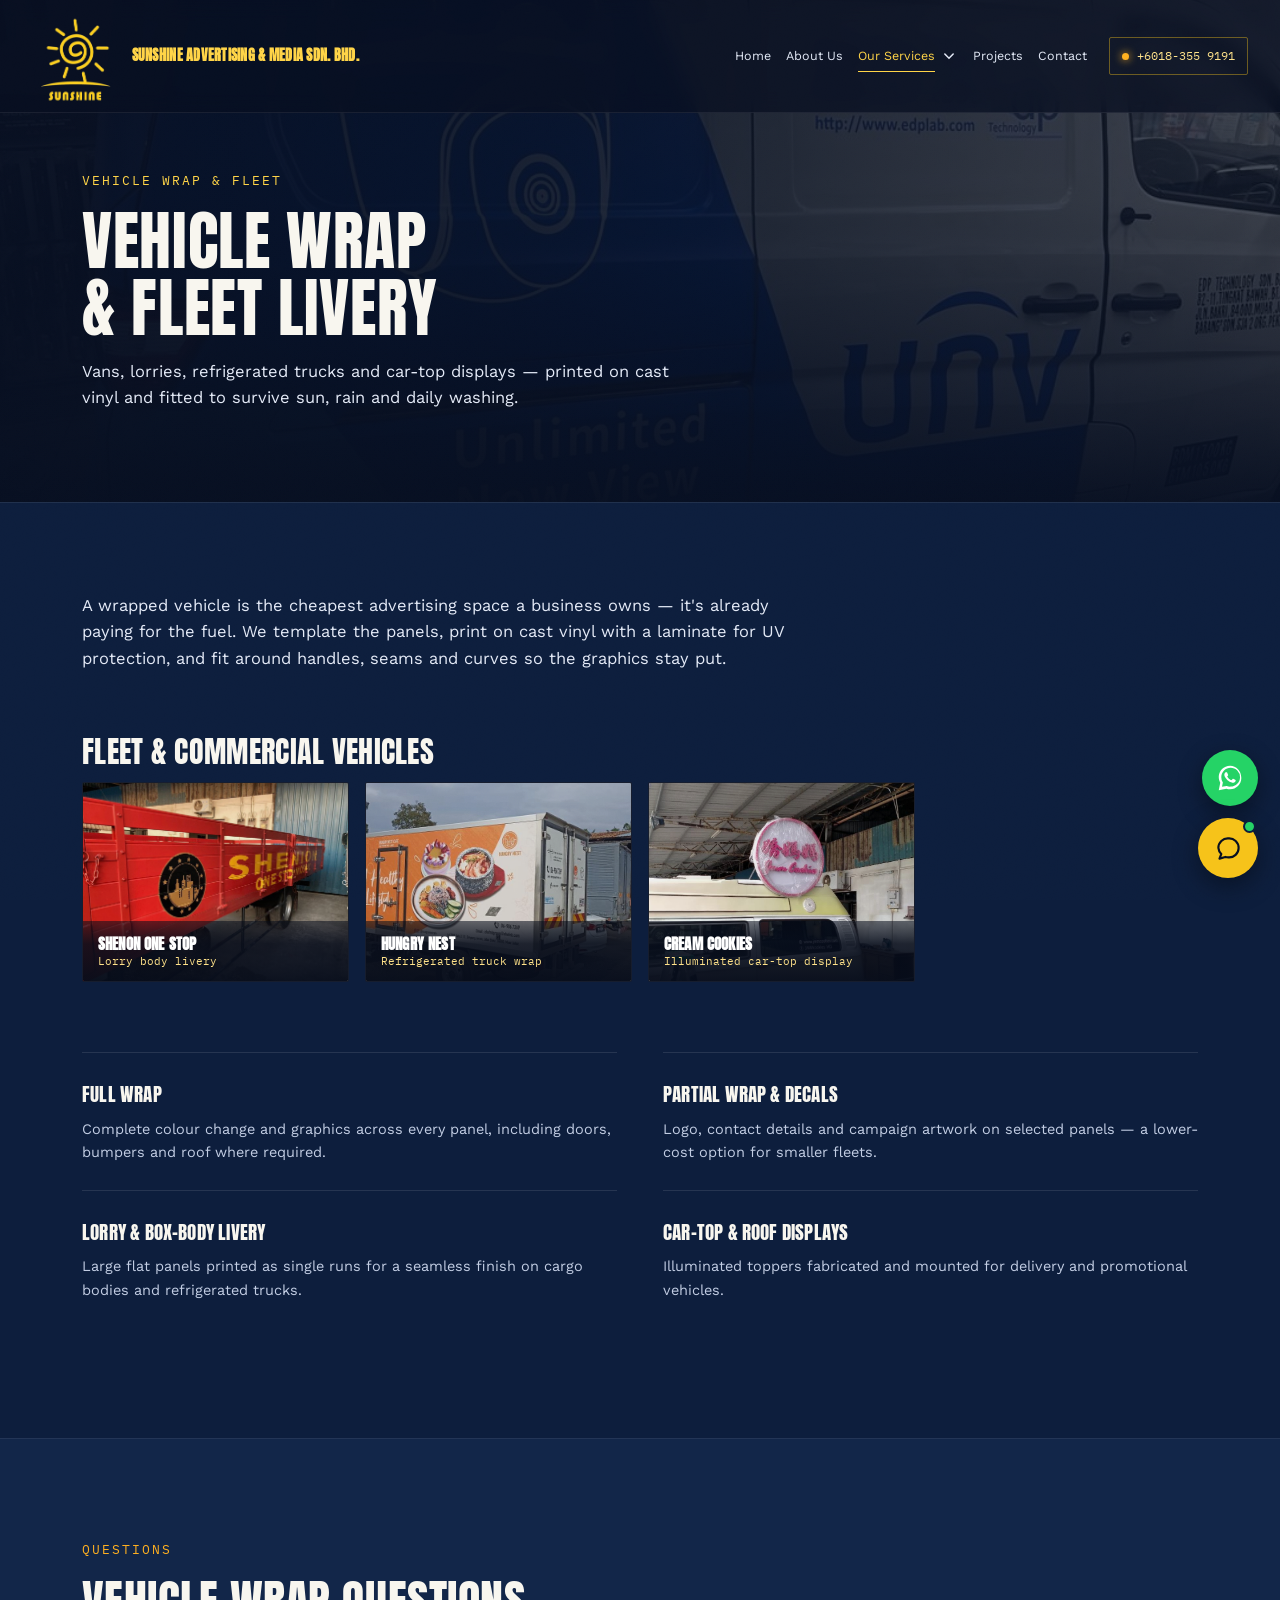
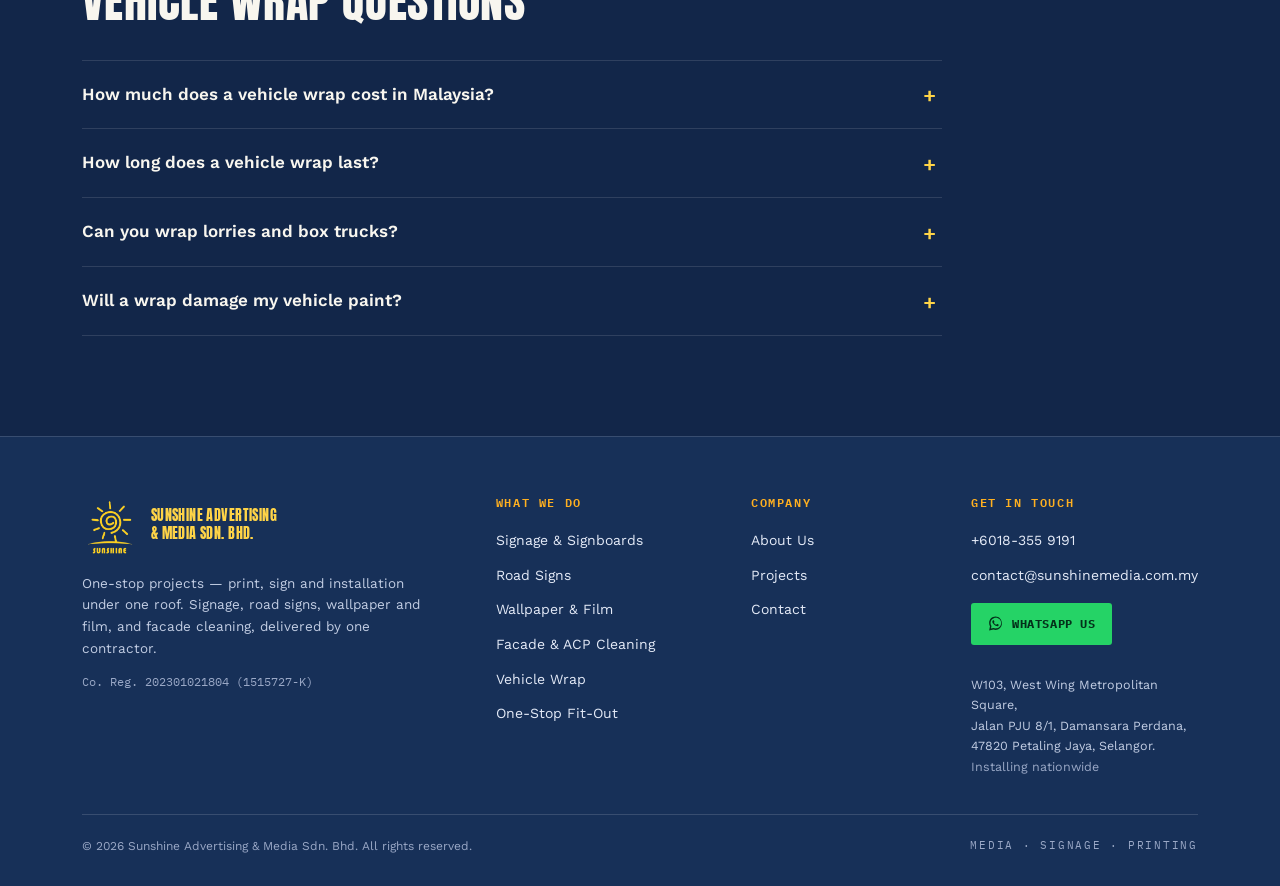
<file: vehicle-wrap.html>
<!DOCTYPE html>
<html lang="en-MY">
<head>
<meta charset="UTF-8">
<meta name="viewport" content="width=device-width, initial-scale=1.0">
<title>Car &amp; Lorry Wrap Malaysia | Vehicle Wrapping | Sunshine</title>
<meta name="description" content="Vehicle wrapping in Malaysia — full and partial van wraps, lorry and box-truck livery, fleet branding and illuminated car-top displays on cast vinyl.">
<link rel="canonical" href="https://www.sunshinemedia.com.my/vehicle-wrap.html">
<meta name="robots" content="index, follow, max-image-preview:large, max-snippet:-1">
<meta name="geo.region" content="MY-10">
<meta name="geo.placename" content="Petaling Jaya, Selangor">

<meta property="og:type" content="website">
<meta property="og:site_name" content="Sunshine Advertising & Media Sdn. Bhd.">
<meta property="og:title" content="Car & Lorry Wrap Malaysia | Vehicle Wrapping | Sunshine">
<meta property="og:description" content="Vehicle wrapping in Malaysia — full and partial van wraps, lorry and box-truck livery, fleet branding and illuminated car-top displays on cast vinyl.">
<meta property="og:url" content="https://www.sunshinemedia.com.my/vehicle-wrap.html">
<meta property="og:image" content="https://www.sunshinemedia.com.my/assets/wrap-unv-van.jpg">
<meta property="og:locale" content="en_MY">
<meta name="twitter:card" content="summary_large_image">
<meta name="twitter:title" content="Car & Lorry Wrap Malaysia | Vehicle Wrapping | Sunshine">
<meta name="twitter:description" content="Vehicle wrapping in Malaysia — full and partial van wraps, lorry and box-truck livery, fleet branding and illuminated car-top displays on cast vinyl.">
<meta name="twitter:image" content="https://www.sunshinemedia.com.my/assets/wrap-unv-van.jpg">

<link rel="icon" href="assets/logo.png">
<link rel="preconnect" href="https://fonts.googleapis.com">
<link rel="preconnect" href="https://fonts.gstatic.com" crossorigin>
<link href="https://fonts.googleapis.com/css2?family=Anton&family=Work+Sans:wght@400;500;600;700;800&family=IBM+Plex+Mono:wght@400;500;600&display=swap" rel="stylesheet">
<link rel="stylesheet" href="style.css">
<script type="application/ld+json">
{
  "@context": "https://schema.org",
  "@type": [
    "LocalBusiness",
    "ProfessionalService"
  ],
  "@id": "https://www.sunshinemedia.com.my/#organization",
  "name": "Sunshine Advertising & Media Sdn. Bhd.",
  "alternateName": [
    "Sunshine Advertising & Media",
    "Sunshine Adv & Media",
    "Sunshine Signage"
  ],
  "description": "Sunshine Advertising & Media Sdn. Bhd. is a Malaysian signage, printing and branding fit-out contractor based in Petaling Jaya, Selangor. The company designs, prints, fabricates and installs signboards, illuminated and shopfront signage, road and traffic signs, wallpaper, decorative glass film, smart film (PDLC) and solar film, plus vehicle wraps, facade and ACP cleaning, and complete retail and office branding fit-outs.",
  "url": "https://www.sunshinemedia.com.my/",
  "logo": "https://www.sunshinemedia.com.my/assets/logo.png",
  "image": "https://www.sunshinemedia.com.my/assets/sig-gamuda-night.jpg",
  "telephone": "+60183559191",
  "email": "contact@sunshinemedia.com.my",
  "priceRange": "$$",
  "identifier": "202301021804 (1515727-K)",
  "address": {
    "@type": "PostalAddress",
    "streetAddress": "W103, West Wing Metropolitan Square, Jalan PJU 8/1, Damansara Perdana",
    "addressLocality": "Petaling Jaya",
    "addressRegion": "Selangor",
    "postalCode": "47820",
    "addressCountry": "MY"
  },
  "areaServed": [
    {
      "@type": "Place",
      "name": "Petaling Jaya"
    },
    {
      "@type": "Place",
      "name": "Kuala Lumpur"
    },
    {
      "@type": "Place",
      "name": "Selangor"
    },
    {
      "@type": "Place",
      "name": "Klang Valley"
    },
    {
      "@type": "Place",
      "name": "Malaysia"
    }
  ],
  "knowsAbout": [
    "Signage fabrication and installation",
    "Signboard making",
    "Illuminated and LED channel letter signage",
    "Monument and township entrance signage",
    "Shopfront and retail signage",
    "Road signs and traffic signage",
    "Statutory and reflective road signage",
    "Wallpaper supply and installation",
    "Interior woodgrain and architectural wrapping film",
    "Decorative glass film and frosting",
    "Smart film (PDLC switchable privacy glass)",
    "Solar film and window tinting",
    "Window graphics and one-way vision film",
    "Vehicle wrapping and fleet livery",
    "Large format printing",
    "Offset and digital printing",
    "Retail and office branding fit-out",
    "Renovation and interior fit-out works",
    "Partition, ceiling and flooring works",
    "Custom carpentry and joinery",
    "Painting and skim coat",
    "M&E coordination for renovation works",
    "Facade cleaning",
    "Glass panel and curtain wall washing",
    "ACP (aluminium composite panel) cleaning and restoration",
    "High-rise and rope access facade maintenance",
    "Graphic design and branding collateral"
  ],
  "slogan": "Media . Signage . Printing",
  "hasOfferCatalog": {
    "@type": "OfferCatalog",
    "name": "Signage, printing and fit-out services",
    "itemListElement": [
      {
        "@type": "Offer",
        "itemOffered": {
          "@type": "Service",
          "name": "Signage fabrication and installation"
        }
      },
      {
        "@type": "Offer",
        "itemOffered": {
          "@type": "Service",
          "name": "Signboard making"
        }
      },
      {
        "@type": "Offer",
        "itemOffered": {
          "@type": "Service",
          "name": "Illuminated and LED channel letter signage"
        }
      },
      {
        "@type": "Offer",
        "itemOffered": {
          "@type": "Service",
          "name": "Monument and township entrance signage"
        }
      },
      {
        "@type": "Offer",
        "itemOffered": {
          "@type": "Service",
          "name": "Shopfront and retail signage"
        }
      },
      {
        "@type": "Offer",
        "itemOffered": {
          "@type": "Service",
          "name": "Road signs and traffic signage"
        }
      },
      {
        "@type": "Offer",
        "itemOffered": {
          "@type": "Service",
          "name": "Statutory and reflective road signage"
        }
      },
      {
        "@type": "Offer",
        "itemOffered": {
          "@type": "Service",
          "name": "Wallpaper supply and installation"
        }
      },
      {
        "@type": "Offer",
        "itemOffered": {
          "@type": "Service",
          "name": "Interior woodgrain and architectural wrapping film"
        }
      },
      {
        "@type": "Offer",
        "itemOffered": {
          "@type": "Service",
          "name": "Decorative glass film and frosting"
        }
      },
      {
        "@type": "Offer",
        "itemOffered": {
          "@type": "Service",
          "name": "Smart film (PDLC switchable privacy glass)"
        }
      },
      {
        "@type": "Offer",
        "itemOffered": {
          "@type": "Service",
          "name": "Solar film and window tinting"
        }
      },
      {
        "@type": "Offer",
        "itemOffered": {
          "@type": "Service",
          "name": "Window graphics and one-way vision film"
        }
      },
      {
        "@type": "Offer",
        "itemOffered": {
          "@type": "Service",
          "name": "Vehicle wrapping and fleet livery"
        }
      },
      {
        "@type": "Offer",
        "itemOffered": {
          "@type": "Service",
          "name": "Large format printing"
        }
      },
      {
        "@type": "Offer",
        "itemOffered": {
          "@type": "Service",
          "name": "Offset and digital printing"
        }
      },
      {
        "@type": "Offer",
        "itemOffered": {
          "@type": "Service",
          "name": "Retail and office branding fit-out"
        }
      },
      {
        "@type": "Offer",
        "itemOffered": {
          "@type": "Service",
          "name": "Renovation and interior fit-out works"
        }
      },
      {
        "@type": "Offer",
        "itemOffered": {
          "@type": "Service",
          "name": "Partition, ceiling and flooring works"
        }
      },
      {
        "@type": "Offer",
        "itemOffered": {
          "@type": "Service",
          "name": "Custom carpentry and joinery"
        }
      },
      {
        "@type": "Offer",
        "itemOffered": {
          "@type": "Service",
          "name": "Painting and skim coat"
        }
      },
      {
        "@type": "Offer",
        "itemOffered": {
          "@type": "Service",
          "name": "M&E coordination for renovation works"
        }
      },
      {
        "@type": "Offer",
        "itemOffered": {
          "@type": "Service",
          "name": "Facade cleaning"
        }
      },
      {
        "@type": "Offer",
        "itemOffered": {
          "@type": "Service",
          "name": "Glass panel and curtain wall washing"
        }
      },
      {
        "@type": "Offer",
        "itemOffered": {
          "@type": "Service",
          "name": "ACP (aluminium composite panel) cleaning and restoration"
        }
      },
      {
        "@type": "Offer",
        "itemOffered": {
          "@type": "Service",
          "name": "High-rise and rope access facade maintenance"
        }
      },
      {
        "@type": "Offer",
        "itemOffered": {
          "@type": "Service",
          "name": "Graphic design and branding collateral"
        }
      }
    ]
  },
  "contactPoint": [
    {
      "@type": "ContactPoint",
      "telephone": "+60183559191",
      "email": "contact@sunshinemedia.com.my",
      "contactType": "sales",
      "areaServed": "MY",
      "availableLanguage": [
        "en",
        "ms",
        "zh"
      ]
    }
  ]
}
</script>
<script type="application/ld+json">
{
  "@context": "https://schema.org",
  "@type": "BreadcrumbList",
  "itemListElement": [
    {
      "@type": "ListItem",
      "position": 1,
      "name": "Home",
      "item": "https://www.sunshinemedia.com.my/"
    },
    {
      "@type": "ListItem",
      "position": 2,
      "name": "Vehicle Wrap",
      "item": "https://www.sunshinemedia.com.my/vehicle-wrap.html"
    }
  ]
}
</script>
<script type="application/ld+json">
{
  "@context": "https://schema.org",
  "@type": "FAQPage",
  "mainEntity": [
    {
      "@type": "Question",
      "name": "How much does a vehicle wrap cost in Malaysia?",
      "acceptedAnswer": {
        "@type": "Answer",
        "text": "It depends on the vehicle size, whether it is a full or partial wrap, and the complexity of the curves and panels. A partial wrap with logo and contact details is the lower-cost option; a full colour-change wrap on a van or lorry costs more. Contact us with your vehicle model for a quote."
      }
    },
    {
      "@type": "Question",
      "name": "How long does a vehicle wrap last?",
      "acceptedAnswer": {
        "@type": "Answer",
        "text": "We print on cast vinyl with a protective laminate for UV resistance. With normal use and hand washing, a quality wrap holds up for several years in Malaysian sun and rain. Lifespan shortens with constant outdoor parking and harsh washing."
      }
    },
    {
      "@type": "Question",
      "name": "Can you wrap lorries and box trucks?",
      "acceptedAnswer": {
        "@type": "Answer",
        "text": "Yes. Large flat panels on cargo bodies and refrigerated trucks are printed as single runs for a seamless finish. We also fabricate and mount illuminated car-top displays."
      }
    },
    {
      "@type": "Question",
      "name": "Will a wrap damage my vehicle paint?",
      "acceptedAnswer": {
        "@type": "Answer",
        "text": "A wrap applied to sound factory paint protects the surface underneath and can be removed later. Wrapping over damaged, resprayed or peeling paint is not recommended, as removal can lift the existing coating."
      }
    }
  ]
}
</script>
<script type="application/ld+json">
{
  "@context": "https://schema.org",
  "@type": "Service",
  "name": "Vehicle wrapping and fleet livery",
  "description": "Printing and fitting of full and partial vehicle wraps, lorry and box-body livery, fleet branding and illuminated car-top displays using cast vinyl with UV laminate.",
  "serviceType": "Vehicle wrapping and fleet livery",
  "url": "https://www.sunshinemedia.com.my/vehicle-wrap.html",
  "provider": {
    "@id": "https://www.sunshinemedia.com.my/#organization"
  },
  "areaServed": [
    {
      "@type": "Place",
      "name": "Petaling Jaya"
    },
    {
      "@type": "Place",
      "name": "Kuala Lumpur"
    },
    {
      "@type": "Place",
      "name": "Selangor"
    },
    {
      "@type": "Place",
      "name": "Klang Valley"
    },
    {
      "@type": "Place",
      "name": "Malaysia"
    }
  ]
}
</script>
<script type="application/ld+json">
{
  "@context": "https://schema.org",
  "@type": "ItemList",
  "name": "Vehicle wrap projects",
  "numberOfItems": 3,
  "itemListElement": [
    {
      "@type": "ListItem",
      "position": 1,
      "item": {
        "@type": "CreativeWork",
        "name": "Shenon One Stop — Lorry body livery",
        "image": "https://www.sunshinemedia.com.my/assets/wrap-shenon-lorry.jpg",
        "creator": {
          "@id": "https://www.sunshinemedia.com.my/#organization"
        }
      }
    },
    {
      "@type": "ListItem",
      "position": 2,
      "item": {
        "@type": "CreativeWork",
        "name": "Hungry Nest — Refrigerated truck wrap",
        "image": "https://www.sunshinemedia.com.my/assets/wrap-food-truck.jpg",
        "creator": {
          "@id": "https://www.sunshinemedia.com.my/#organization"
        }
      }
    },
    {
      "@type": "ListItem",
      "position": 3,
      "item": {
        "@type": "CreativeWork",
        "name": "Cream Cookies — Illuminated car-top display",
        "image": "https://www.sunshinemedia.com.my/assets/wrap-car-topper.jpg",
        "creator": {
          "@id": "https://www.sunshinemedia.com.my/#organization"
        }
      }
    }
  ]
}
</script>
</head>
<body>
<div class="grain"></div>
<header class="site-nav" id="siteNav">
  <div class="nav-inner">
    <a href="index.html" class="brand">
      <img src="assets/logo.png" alt="Sunshine Advertising &amp; Media Sdn. Bhd. logo" class="brand-mark" width="100" height="100">
      <span class="brand-word">
        <strong>SUNSHINE ADVERTISING &amp; MEDIA SDN. BHD.</strong>
      </span>
    </a>
    <nav class="nav-links" id="navLinks">
      <a href="index.html">Home</a>
      <a href="about.html">About Us</a>
      <div class="nav-drop">
        <a href="services.html" class="nav-drop-btn is-active">Our Services</a>
        <button type="button" class="nav-drop-toggle" aria-label="Show services" aria-expanded="false">
          <svg viewBox="0 0 12 8" aria-hidden="true"><path d="M1 1l5 5 5-5" fill="none" stroke="currentColor" stroke-width="1.8" stroke-linecap="round"/></svg>
        </button>
        <div class="nav-drop-menu">
          <a href="services.html">
            <strong>All services</strong><span>Everything we make, install and clean</span>
          </a>
          <a href="signage.html">
            <strong>Signage &amp; Signboards</strong><span>Channel letters, monument &amp; shopfront signs</span>
          </a>
          <a href="road-signs.html">
            <strong>Road Signs</strong><span>Highway gantry, statutory &amp; car park signage</span>
          </a>
          <a href="wallpaper-film.html">
            <strong>Wallpaper &amp; Film</strong><span>Wallpaper, woodgrain, glass, smart &amp; solar film</span>
          </a>
          <a href="vehicle-wrap.html" class="is-active">
            <strong>Vehicle Wrap</strong><span>Van, lorry &amp; fleet livery</span>
          </a>
          <a href="facade-cleaning.html">
            <strong>Facade &amp; ACP Cleaning</strong><span>Panel, glass &amp; cladding cleaning</span>
          </a>
          <a href="fit-out.html">
            <strong>Renovation &amp; Fit-Out</strong><span>Interior build, branding &amp; rollouts</span>
          </a>
        </div>
      </div>
      <a href="projects.html">Projects</a>
      <a href="contact.html">Contact</a>
    </nav>
    <a href="tel:+60183559191" class="nav-cta"><span class="dot"></span> +6018-355 9191</a>
    <button class="nav-toggle" id="navToggle" aria-label="Toggle menu"><span></span><span></span><span></span></button>
  </div>
</header>
<main>
<section class="page-hero">
  <div class="page-hero-bg"><img src="assets/wrap-unv-van.jpg" alt="" aria-hidden="true"><div class="page-hero-scrim"></div></div>
  <div class="wrap page-hero-inner">
    <p class="eyebrow eyebrow-light">Vehicle Wrap &amp; Fleet</p>
    <h1>Vehicle wrap<br>&amp; fleet livery</h1>
    <p class="page-hero-sub">Vans, lorries, refrigerated trucks and car-top displays &mdash; printed on cast vinyl and fitted to survive sun, rain and daily washing.</p>
  </div>
</section>
<section class="cat-body">
  <div class="wrap">
    <div class="cat-intro">
      <p>A wrapped vehicle is the cheapest advertising space a business owns &mdash; it's already paying for the fuel. We template the panels, print on cast vinyl with a laminate for UV protection, and fit around handles, seams and curves so the graphics stay put.</p>
    </div>

    <h2 class="cat-h2">Fleet &amp; commercial vehicles</h2>
<div class="gal-grid gal-grid--uniform">
  <figure class="gal-item">
    <img src="assets/wrap-shenon-lorry.jpg" alt="Shenon One Stop — Lorry body livery by Sunshine Advertising &amp; Media" loading="lazy">
    <figcaption><strong>Shenon One Stop</strong><span>Lorry body livery</span></figcaption>
  </figure>
  <figure class="gal-item wide">
    <img src="assets/wrap-food-truck.jpg" alt="Hungry Nest — Refrigerated truck wrap by Sunshine Advertising &amp; Media" loading="lazy">
    <figcaption><strong>Hungry Nest</strong><span>Refrigerated truck wrap</span></figcaption>
  </figure>
  <figure class="gal-item">
    <img src="assets/wrap-car-topper.jpg" alt="Cream Cookies — Illuminated car-top display by Sunshine Advertising &amp; Media" loading="lazy">
    <figcaption><strong>Cream Cookies</strong><span>Illuminated car-top display</span></figcaption>
  </figure>
</div>

    <div class="spec-list">
      <div class="spec-block"><h3>Full wrap</h3><p>Complete colour change and graphics across every panel, including doors, bumpers and roof where required.</p></div>
      <div class="spec-block"><h3>Partial wrap &amp; decals</h3><p>Logo, contact details and campaign artwork on selected panels &mdash; a lower-cost option for smaller fleets.</p></div>
      <div class="spec-block"><h3>Lorry &amp; box-body livery</h3><p>Large flat panels printed as single runs for a seamless finish on cargo bodies and refrigerated trucks.</p></div>
      <div class="spec-block"><h3>Car-top &amp; roof displays</h3><p>Illuminated toppers fabricated and mounted for delivery and promotional vehicles.</p></div>
    </div>
  </div>
</section><section class="faq-section">
  <div class="wrap">
    <p class="eyebrow">Questions</p>
    <h2 class="section-title">Vehicle wrap questions</h2>
    <div class="faq-list">
      <details class="faq-item">
        <summary>How much does a vehicle wrap cost in Malaysia?</summary>
        <p>It depends on the vehicle size, whether it is a full or partial wrap, and the complexity of the curves and panels. A partial wrap with logo and contact details is the lower-cost option; a full colour-change wrap on a van or lorry costs more. Contact us with your vehicle model for a quote.</p>
      </details>
      <details class="faq-item">
        <summary>How long does a vehicle wrap last?</summary>
        <p>We print on cast vinyl with a protective laminate for UV resistance. With normal use and hand washing, a quality wrap holds up for several years in Malaysian sun and rain. Lifespan shortens with constant outdoor parking and harsh washing.</p>
      </details>
      <details class="faq-item">
        <summary>Can you wrap lorries and box trucks?</summary>
        <p>Yes. Large flat panels on cargo bodies and refrigerated trucks are printed as single runs for a seamless finish. We also fabricate and mount illuminated car-top displays.</p>
      </details>
      <details class="faq-item">
        <summary>Will a wrap damage my vehicle paint?</summary>
        <p>A wrap applied to sound factory paint protects the surface underneath and can be removed later. Wrapping over damaged, resprayed or peeling paint is not recommended, as removal can lift the existing coating.</p>
      </details>
    </div>
  </div>
</section>
</main>
<footer class="site-footer" id="site-footer">
  <div class="wrap">
    <div class="footer-grid">

      <div class="footer-col footer-brand-col">
        <a href="index.html" class="footer-logo">
          <img src="assets/logo.png" alt="Sunshine Advertising &amp; Media Sdn. Bhd." width="64" height="64">
          <span>SUNSHINE ADVERTISING<br>&amp; MEDIA SDN. BHD.</span>
        </a>
        <p class="footer-blurb">One-stop projects &mdash; print, sign and installation under one roof. Signage, road signs, wallpaper and film, and facade cleaning, delivered by one contractor.</p>
        <p class="footer-regno">Co. Reg. 202301021804 (1515727-K)</p>
      </div>

      <div class="footer-col">
        <h4><a href="services.html">What we do</a></h4>
        <ul>
          <li><a href="signage.html">Signage &amp; Signboards</a></li>
          <li><a href="road-signs.html">Road Signs</a></li>
          <li><a href="wallpaper-film.html">Wallpaper &amp; Film</a></li>
          <li><a href="facade-cleaning.html">Facade &amp; ACP Cleaning</a></li>
          <li><a href="vehicle-wrap.html">Vehicle Wrap</a></li>
          <li><a href="fit-out.html">One-Stop Fit-Out</a></li>
        </ul>
      </div>

      <div class="footer-col">
        <h4>Company</h4>
        <ul>
          <li><a href="about.html">About Us</a></li>
          <li><a href="projects.html">Projects</a></li>
          <li><a href="contact.html">Contact</a></li>
        </ul>
      </div>

      <div class="footer-col footer-reach">
        <h4>Get in touch</h4>
        <ul class="footer-contact-list">
          <li><a href="tel:+60183559191">+6018-355 9191</a></li>
          <li><a href="mailto:contact@sunshinemedia.com.my">contact@sunshinemedia.com.my</a></li>
        </ul>
        <a class="footer-wa" href="https://wa.me/60183559191?text=Hi%20Sunshine%2C%20I%27d%20like%20to%20enquire%20about%20" target="_blank" rel="noopener">
          <svg viewBox="0 0 32 32" aria-hidden="true"><path fill="currentColor" d="M16.04 3C9.4 3 4 8.4 4 15.04c0 2.12.55 4.19 1.6 6.02L4 29l8.13-1.55a12 12 0 0 0 3.9.65h.01C22.68 28.1 28.08 22.7 28.08 16.06 28.08 8.4 22.68 3 16.04 3zm0 22.28h-.01c-1.2 0-2.38-.24-3.48-.72l-.25-.1-4.82.92.92-4.7-.16-.26a9.9 9.9 0 0 1-1.52-5.28c0-5.5 4.48-9.98 10-9.98 2.66 0 5.16 1.04 7.04 2.92a9.9 9.9 0 0 1 2.92 7.06c0 5.5-4.48 9.98-9.98 9.98zm5.48-7.47c-.3-.15-1.77-.87-2.04-.97-.28-.1-.48-.15-.68.15s-.78.97-.95 1.17c-.18.2-.35.22-.65.07-.3-.15-1.27-.47-2.41-1.49-.9-.79-1.5-1.77-1.67-2.07-.18-.3-.02-.46.13-.61.13-.14.3-.35.45-.53.15-.18.2-.3.3-.5.1-.2.05-.38-.02-.53-.08-.15-.68-1.63-.93-2.23-.24-.58-.49-.5-.68-.51h-.58c-.2 0-.53.08-.8.38-.28.3-1.05 1.03-1.05 2.5 0 1.48 1.07 2.9 1.22 3.1.15.2 2.1 3.2 5.1 4.49.71.3 1.27.49 1.7.63.71.23 1.36.2 1.88.12.57-.09 1.77-.72 2.02-1.42.25-.7.25-1.3.17-1.42-.07-.13-.27-.2-.57-.35z"/></svg>
          WhatsApp us
        </a>
        <address class="footer-loc">W103, West Wing Metropolitan Square,<br>Jalan PJU 8/1, Damansara Perdana,<br>47820 Petaling Jaya, Selangor.<br><span>Installing nationwide</span></address>
      </div>

    </div>

    <div class="footer-bottom">
      <p class="footer-copy">&copy; <span id="year"></span> Sunshine Advertising &amp; Media Sdn. Bhd. All rights reserved.</p>
      <p class="footer-tag">media &middot; signage &middot; printing</p>
    </div>
  </div>
</footer>


<a class="wa-float" href="https://wa.me/60183559191?text=Hi%20Sunshine%2C%20I%27d%20like%20to%20enquire%20about%20" target="_blank" rel="noopener" aria-label="Chat with us on WhatsApp">
  <svg viewBox="0 0 32 32" aria-hidden="true"><path fill="currentColor" d="M16.04 3C9.4 3 4 8.4 4 15.04c0 2.12.55 4.19 1.6 6.02L4 29l8.13-1.55a12 12 0 0 0 3.9.65h.01C22.68 28.1 28.08 22.7 28.08 16.06 28.08 8.4 22.68 3 16.04 3zm0 22.28h-.01c-1.2 0-2.38-.24-3.48-.72l-.25-.1-4.82.92.92-4.7-.16-.26a9.9 9.9 0 0 1-1.52-5.28c0-5.5 4.48-9.98 10-9.98 2.66 0 5.16 1.04 7.04 2.92a9.9 9.9 0 0 1 2.92 7.06c0 5.5-4.48 9.98-9.98 9.98zm5.48-7.47c-.3-.15-1.77-.87-2.04-.97-.28-.1-.48-.15-.68.15s-.78.97-.95 1.17c-.18.2-.35.22-.65.07-.3-.15-1.27-.47-2.41-1.49-.9-.79-1.5-1.77-1.67-2.07-.18-.3-.02-.46.13-.61.13-.14.3-.35.45-.53.15-.18.2-.3.3-.5.1-.2.05-.38-.02-.53-.08-.15-.68-1.63-.93-2.23-.24-.58-.49-.5-.68-.51h-.58c-.2 0-.53.08-.8.38-.28.3-1.05 1.03-1.05 2.5 0 1.48 1.07 2.9 1.22 3.1.15.2 2.1 3.2 5.1 4.49.71.3 1.27.49 1.7.63.71.23 1.36.2 1.88.12.57-.09 1.77-.72 2.02-1.42.25-.7.25-1.3.17-1.42-.07-.13-.27-.2-.57-.35z"/></svg>
  <span class="wa-float-label">WhatsApp us</span>
</a>

<script src="chat-kb.js"></script>
<script src="script.js"></script>
<script src="chat.js"></script>
</body>
</html>
</file>
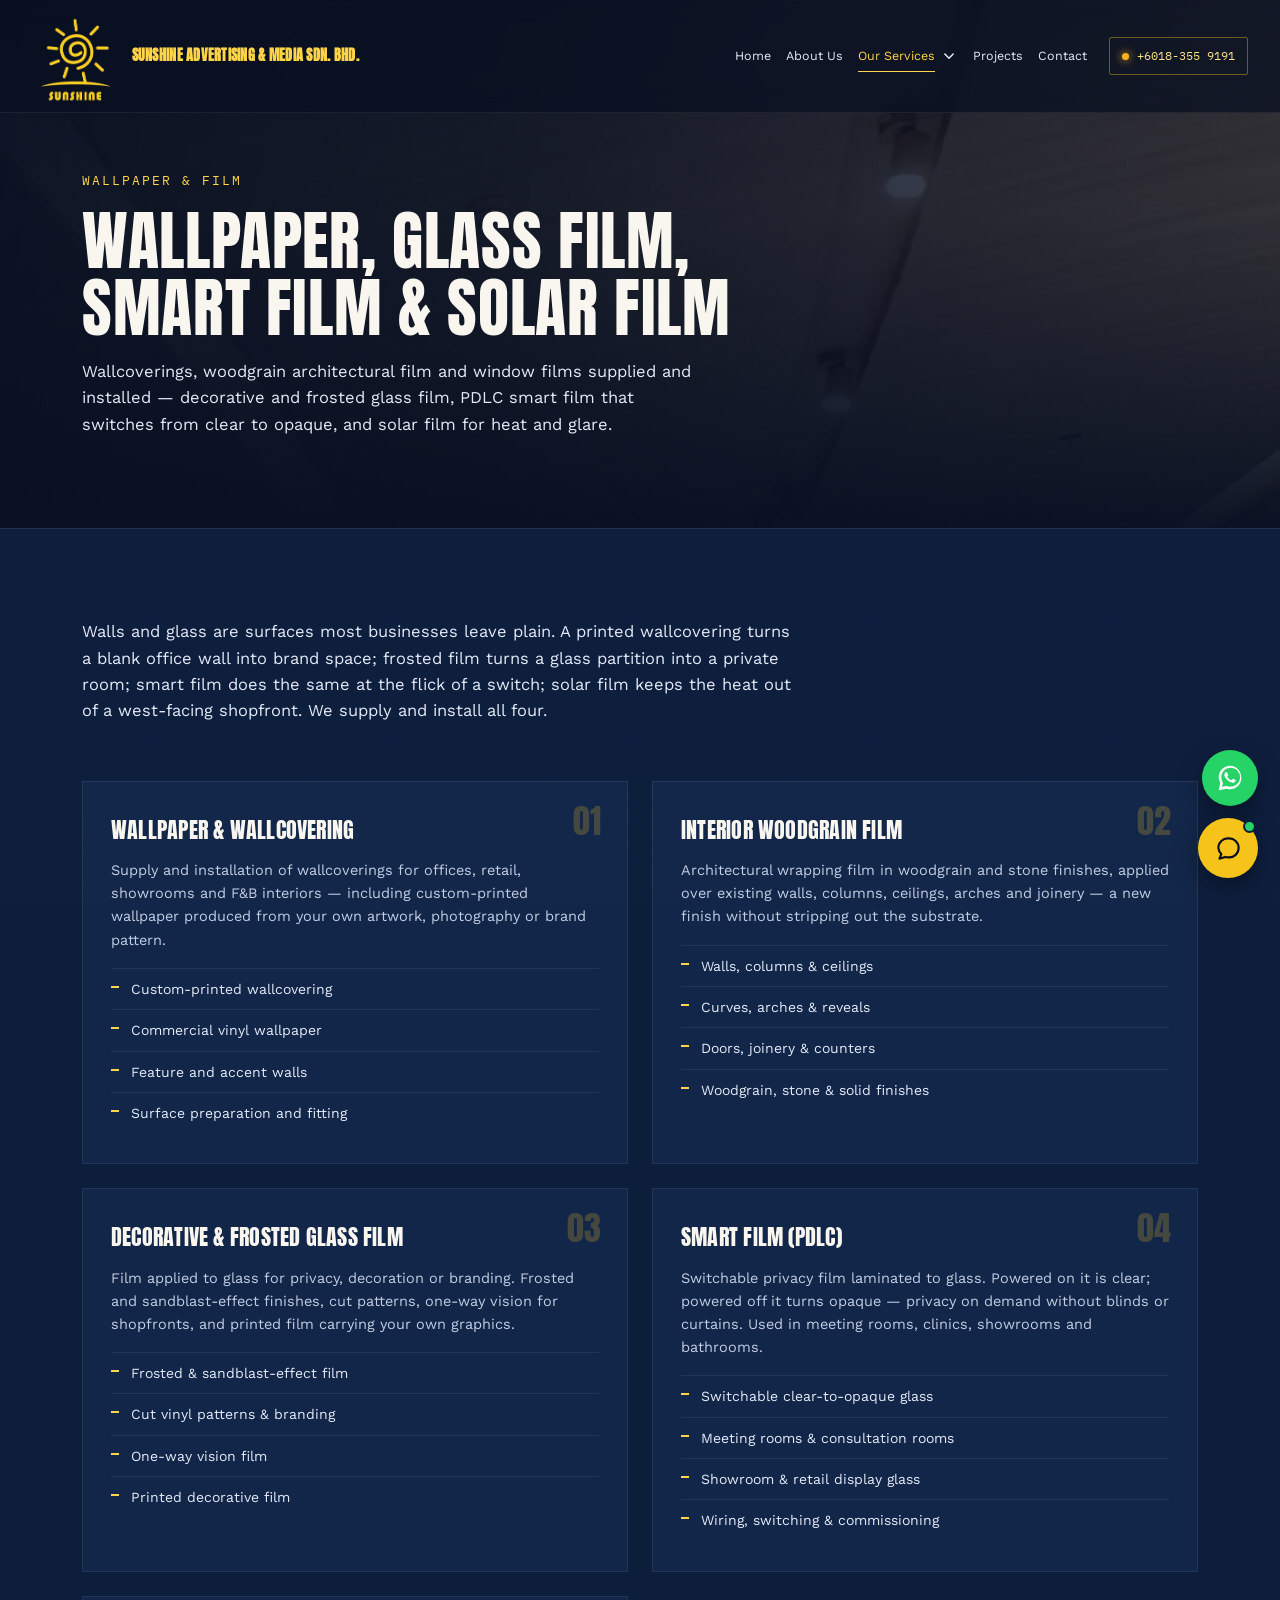
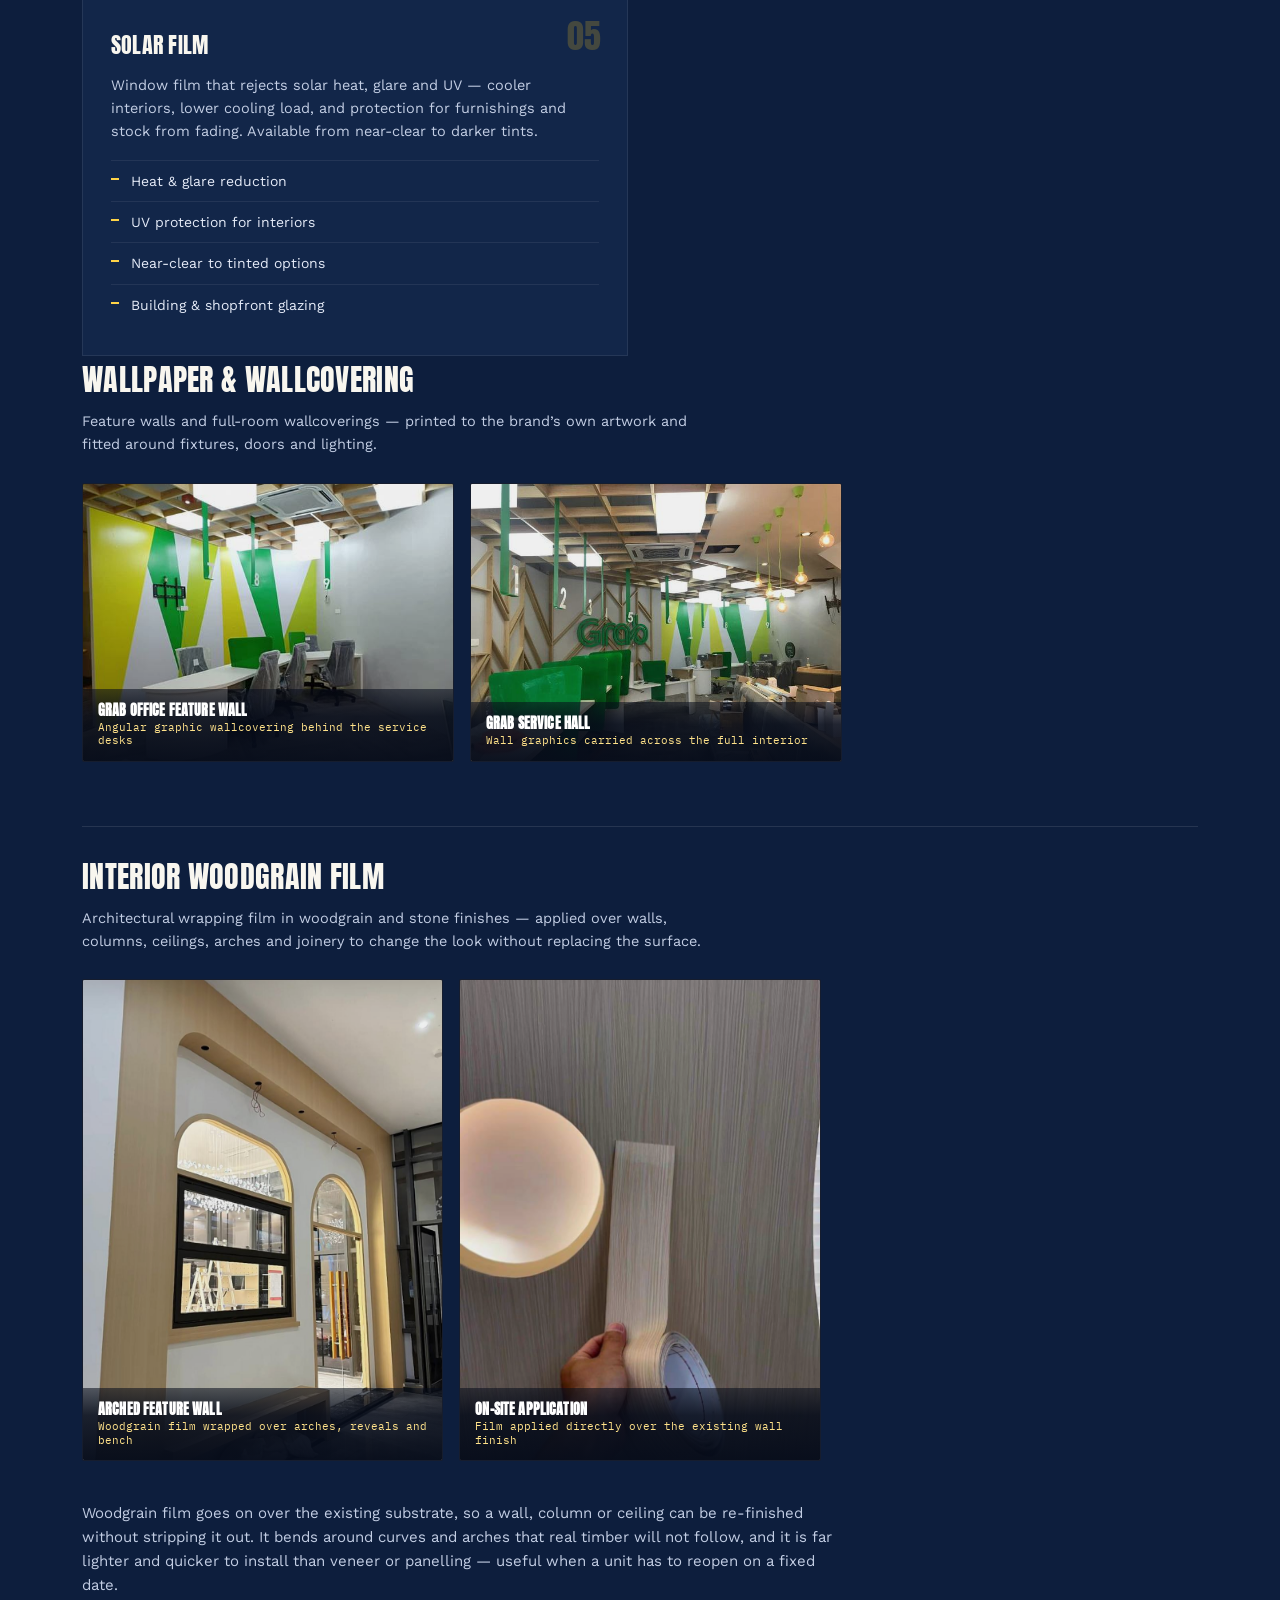
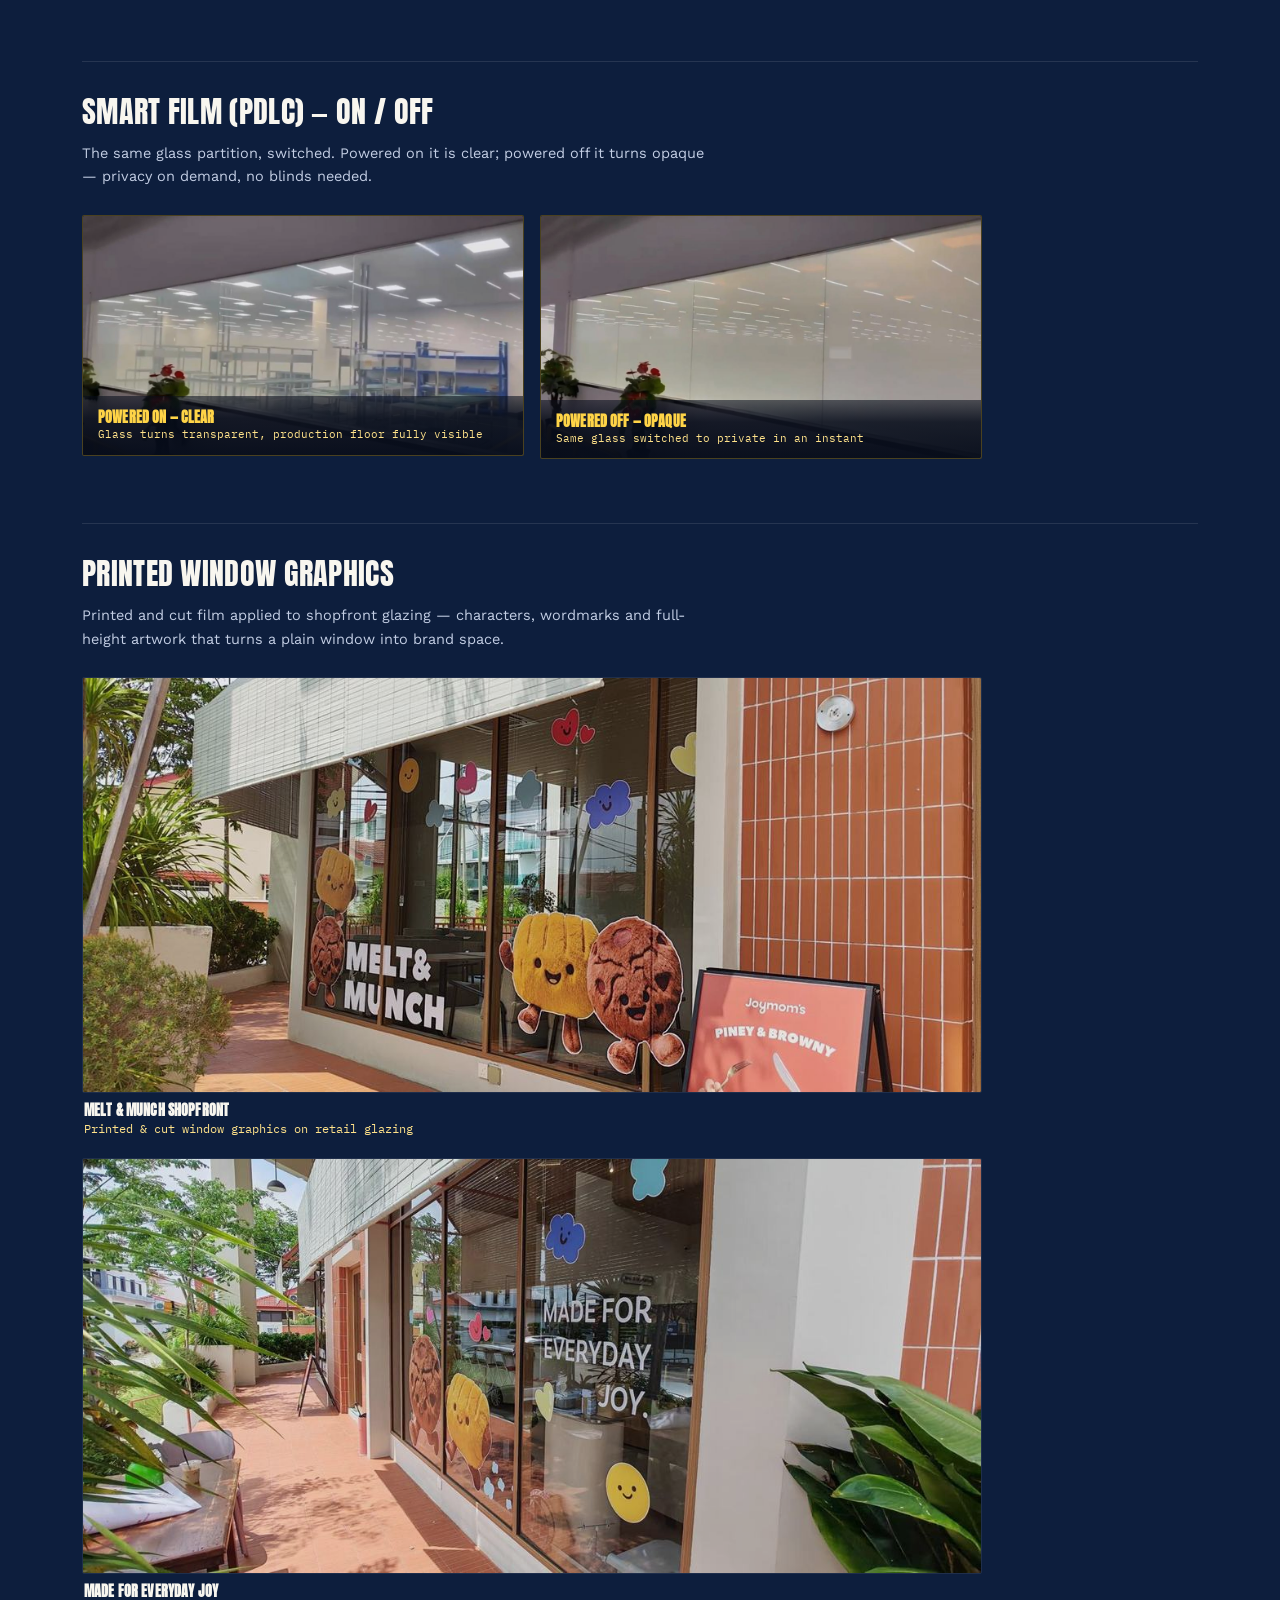
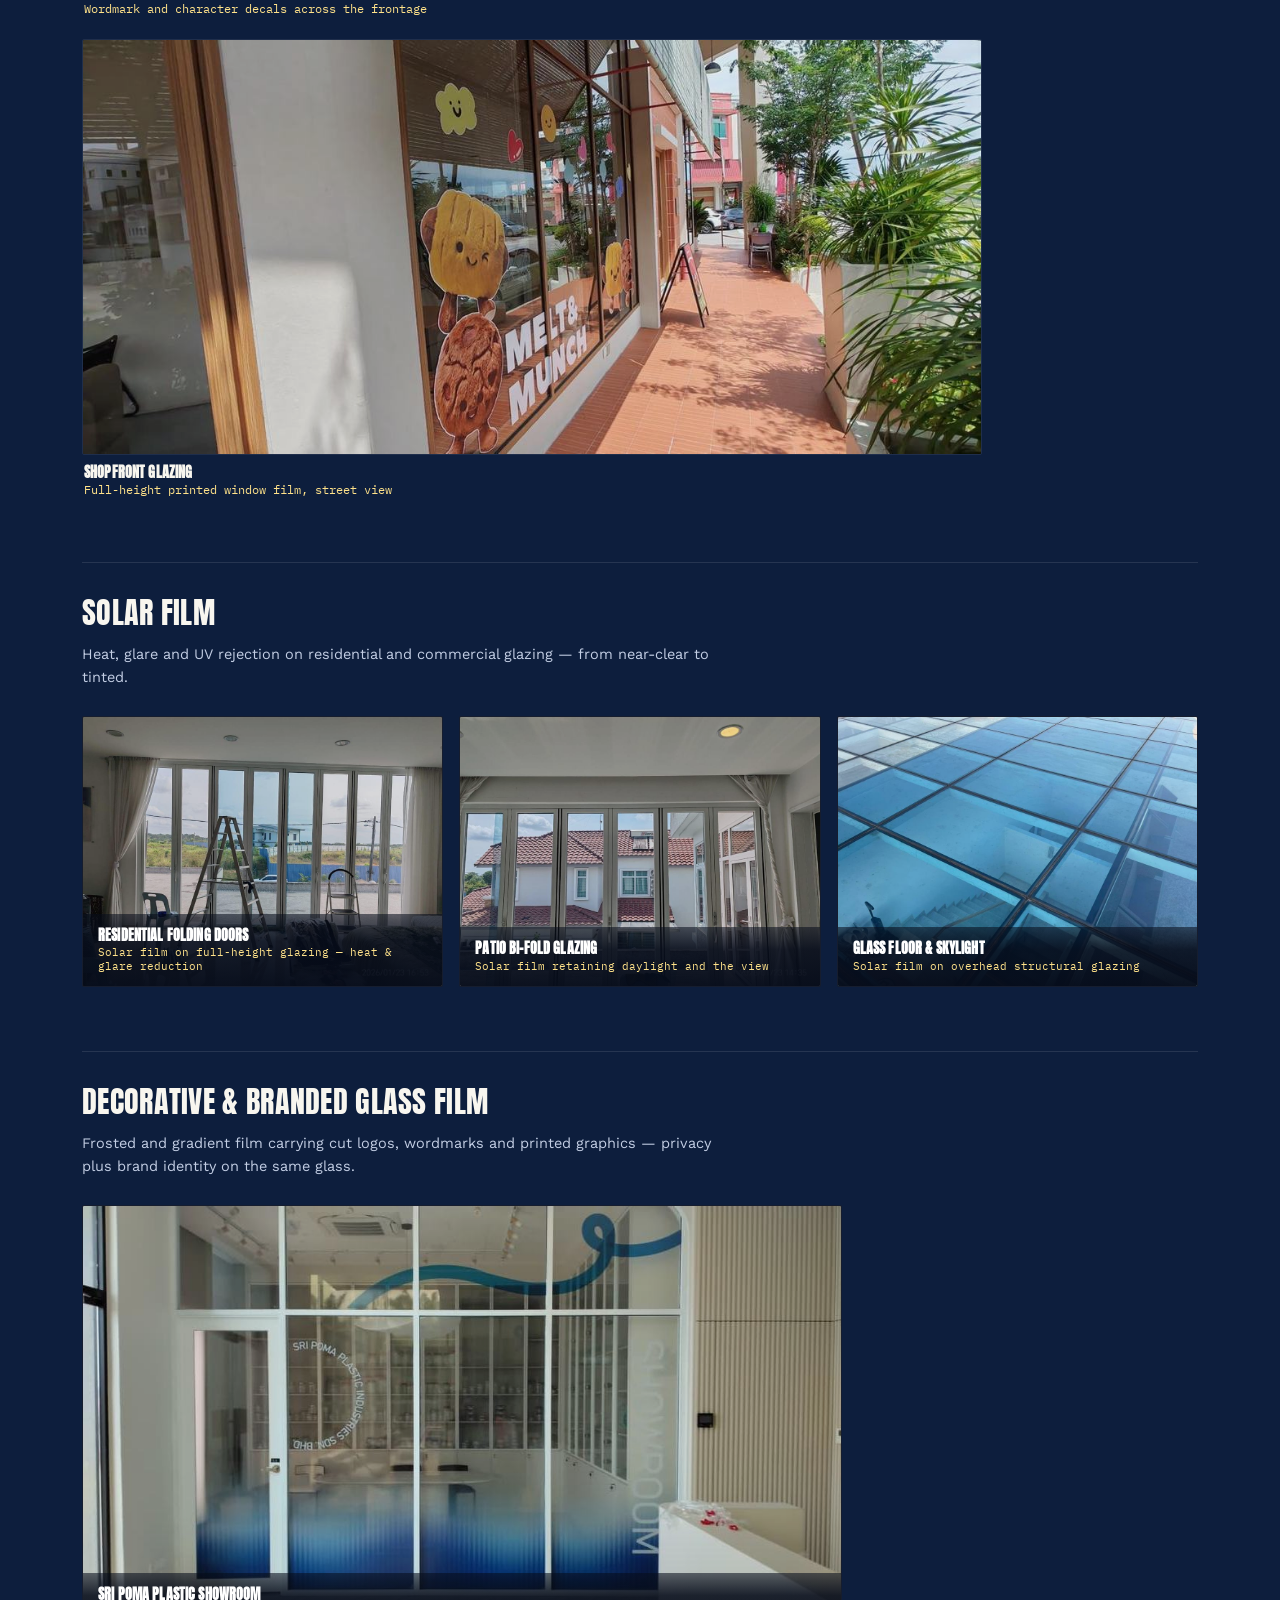
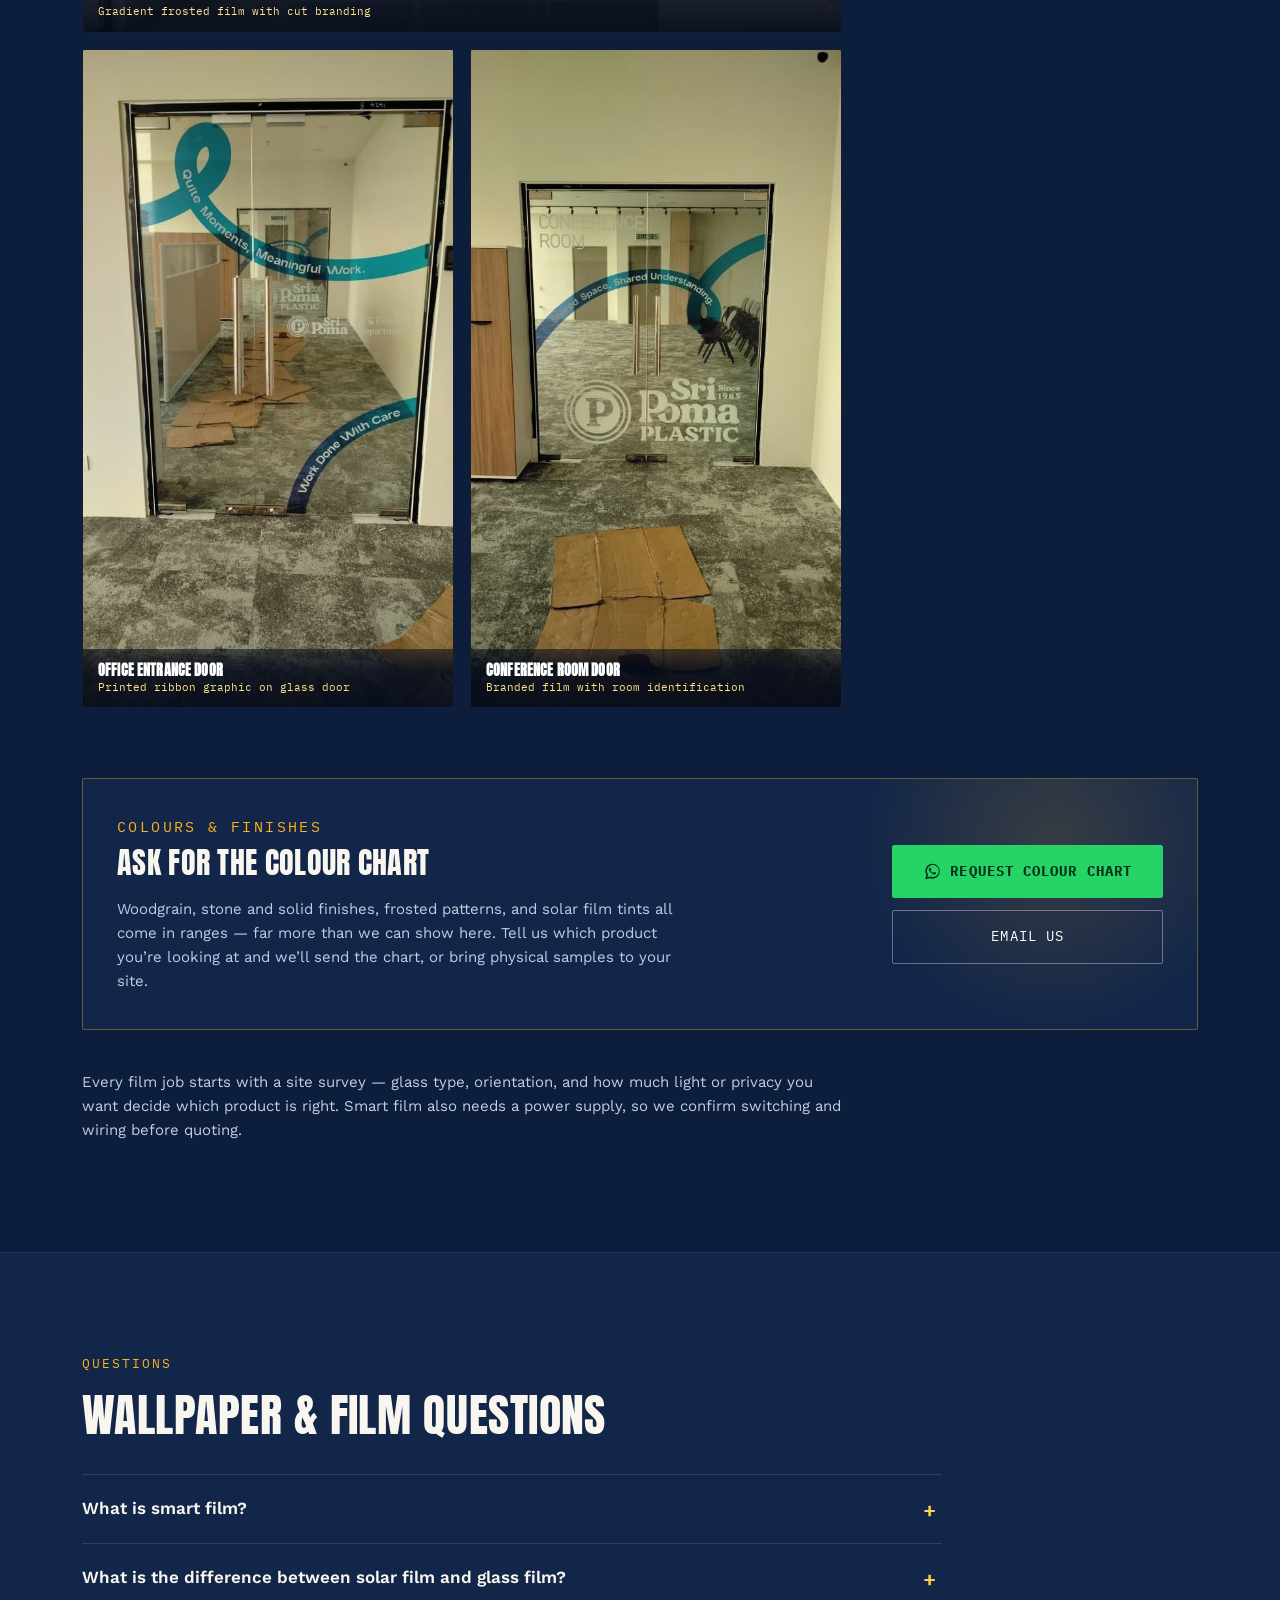
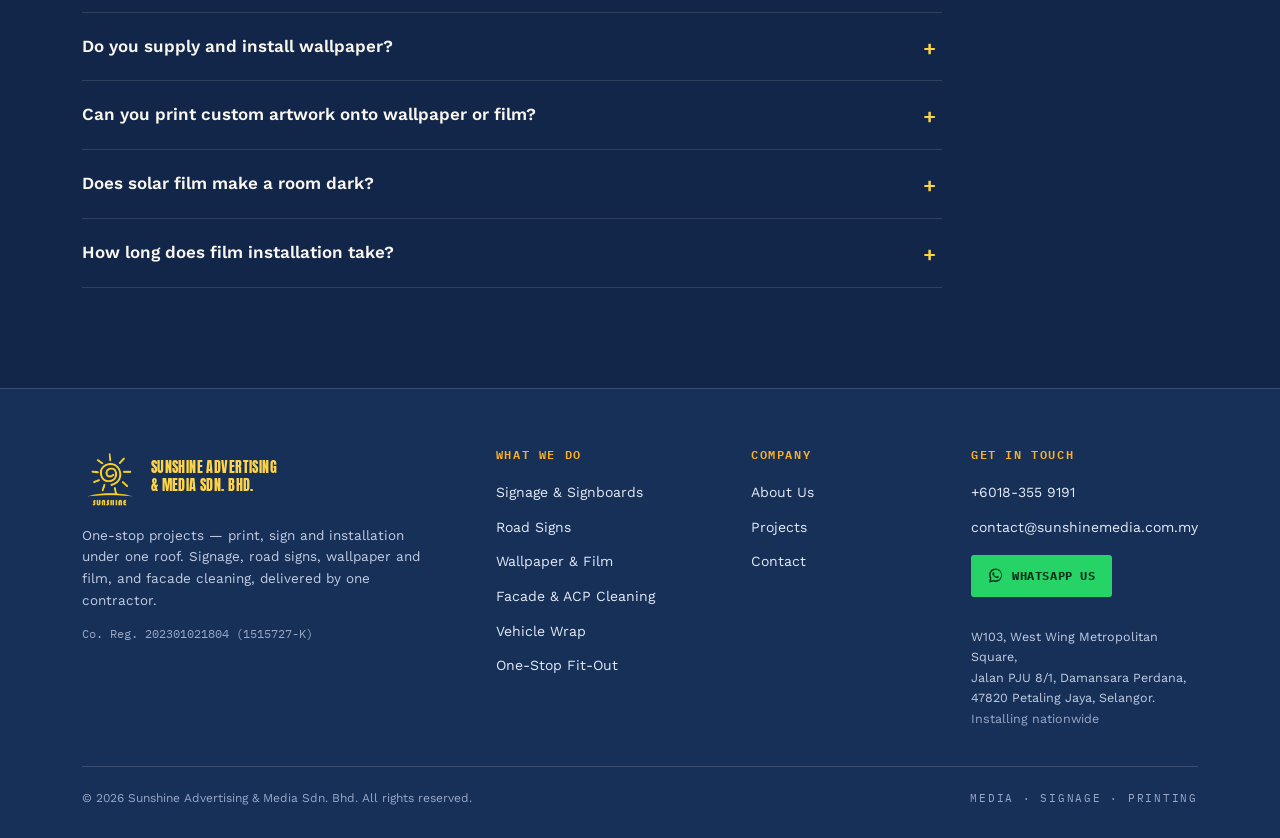
<file: wallpaper-film.html>
<!DOCTYPE html>
<html lang="en-MY">
<head>
<meta charset="UTF-8">
<meta name="viewport" content="width=device-width, initial-scale=1.0">
<title>Wallpaper, Smart Film &amp; Solar Film Malaysia | Sunshine</title>
<meta name="description" content="Wallpaper, woodgrain film, frosted glass film, PDLC smart film and solar film supplied and installed in Petaling Jaya and across Malaysia.">
<link rel="canonical" href="https://www.sunshinemedia.com.my/wallpaper-film.html">
<meta name="robots" content="index, follow, max-image-preview:large, max-snippet:-1">
<meta name="geo.region" content="MY-10">
<meta name="geo.placename" content="Petaling Jaya, Selangor">

<meta property="og:type" content="website">
<meta property="og:site_name" content="Sunshine Advertising & Media Sdn. Bhd.">
<meta property="og:title" content="Wallpaper, Smart Film & Solar Film Malaysia | Sunshine">
<meta property="og:description" content="Wallpaper, woodgrain film, frosted glass film, PDLC smart film and solar film supplied and installed in Petaling Jaya and across Malaysia.">
<meta property="og:url" content="https://www.sunshinemedia.com.my/wallpaper-film.html">
<meta property="og:image" content="https://www.sunshinemedia.com.my/assets/film-glass-showroom.jpg">
<meta property="og:locale" content="en_MY">
<meta name="twitter:card" content="summary_large_image">
<meta name="twitter:title" content="Wallpaper, Smart Film & Solar Film Malaysia | Sunshine">
<meta name="twitter:description" content="Wallpaper, woodgrain film, frosted glass film, PDLC smart film and solar film supplied and installed in Petaling Jaya and across Malaysia.">
<meta name="twitter:image" content="https://www.sunshinemedia.com.my/assets/film-glass-showroom.jpg">

<link rel="icon" href="assets/logo.png">
<link rel="preconnect" href="https://fonts.googleapis.com">
<link rel="preconnect" href="https://fonts.gstatic.com" crossorigin>
<link href="https://fonts.googleapis.com/css2?family=Anton&family=Work+Sans:wght@400;500;600;700;800&family=IBM+Plex+Mono:wght@400;500;600&display=swap" rel="stylesheet">
<link rel="stylesheet" href="style.css">
<script type="application/ld+json">
{
  "@context": "https://schema.org",
  "@type": [
    "LocalBusiness",
    "ProfessionalService"
  ],
  "@id": "https://www.sunshinemedia.com.my/#organization",
  "name": "Sunshine Advertising & Media Sdn. Bhd.",
  "alternateName": [
    "Sunshine Advertising & Media",
    "Sunshine Adv & Media",
    "Sunshine Signage"
  ],
  "description": "Sunshine Advertising & Media Sdn. Bhd. is a Malaysian signage, printing and branding fit-out contractor based in Petaling Jaya, Selangor. The company designs, prints, fabricates and installs signboards, illuminated and shopfront signage, road and traffic signs, wallpaper, decorative glass film, smart film (PDLC) and solar film, plus vehicle wraps, facade and ACP cleaning, and complete retail and office branding fit-outs.",
  "url": "https://www.sunshinemedia.com.my/",
  "logo": "https://www.sunshinemedia.com.my/assets/logo.png",
  "image": "https://www.sunshinemedia.com.my/assets/sig-gamuda-night.jpg",
  "telephone": "+60183559191",
  "email": "contact@sunshinemedia.com.my",
  "priceRange": "$$",
  "identifier": "202301021804 (1515727-K)",
  "address": {
    "@type": "PostalAddress",
    "streetAddress": "W103, West Wing Metropolitan Square, Jalan PJU 8/1, Damansara Perdana",
    "addressLocality": "Petaling Jaya",
    "addressRegion": "Selangor",
    "postalCode": "47820",
    "addressCountry": "MY"
  },
  "areaServed": [
    {
      "@type": "Place",
      "name": "Petaling Jaya"
    },
    {
      "@type": "Place",
      "name": "Kuala Lumpur"
    },
    {
      "@type": "Place",
      "name": "Selangor"
    },
    {
      "@type": "Place",
      "name": "Klang Valley"
    },
    {
      "@type": "Place",
      "name": "Malaysia"
    }
  ],
  "knowsAbout": [
    "Signage fabrication and installation",
    "Signboard making",
    "Illuminated and LED channel letter signage",
    "Monument and township entrance signage",
    "Shopfront and retail signage",
    "Road signs and traffic signage",
    "Statutory and reflective road signage",
    "Wallpaper supply and installation",
    "Interior woodgrain and architectural wrapping film",
    "Decorative glass film and frosting",
    "Smart film (PDLC switchable privacy glass)",
    "Solar film and window tinting",
    "Window graphics and one-way vision film",
    "Vehicle wrapping and fleet livery",
    "Large format printing",
    "Offset and digital printing",
    "Retail and office branding fit-out",
    "Renovation and interior fit-out works",
    "Partition, ceiling and flooring works",
    "Custom carpentry and joinery",
    "Painting and skim coat",
    "M&E coordination for renovation works",
    "Facade cleaning",
    "Glass panel and curtain wall washing",
    "ACP (aluminium composite panel) cleaning and restoration",
    "High-rise and rope access facade maintenance",
    "Graphic design and branding collateral"
  ],
  "slogan": "Media . Signage . Printing",
  "hasOfferCatalog": {
    "@type": "OfferCatalog",
    "name": "Signage, printing and fit-out services",
    "itemListElement": [
      {
        "@type": "Offer",
        "itemOffered": {
          "@type": "Service",
          "name": "Signage fabrication and installation"
        }
      },
      {
        "@type": "Offer",
        "itemOffered": {
          "@type": "Service",
          "name": "Signboard making"
        }
      },
      {
        "@type": "Offer",
        "itemOffered": {
          "@type": "Service",
          "name": "Illuminated and LED channel letter signage"
        }
      },
      {
        "@type": "Offer",
        "itemOffered": {
          "@type": "Service",
          "name": "Monument and township entrance signage"
        }
      },
      {
        "@type": "Offer",
        "itemOffered": {
          "@type": "Service",
          "name": "Shopfront and retail signage"
        }
      },
      {
        "@type": "Offer",
        "itemOffered": {
          "@type": "Service",
          "name": "Road signs and traffic signage"
        }
      },
      {
        "@type": "Offer",
        "itemOffered": {
          "@type": "Service",
          "name": "Statutory and reflective road signage"
        }
      },
      {
        "@type": "Offer",
        "itemOffered": {
          "@type": "Service",
          "name": "Wallpaper supply and installation"
        }
      },
      {
        "@type": "Offer",
        "itemOffered": {
          "@type": "Service",
          "name": "Interior woodgrain and architectural wrapping film"
        }
      },
      {
        "@type": "Offer",
        "itemOffered": {
          "@type": "Service",
          "name": "Decorative glass film and frosting"
        }
      },
      {
        "@type": "Offer",
        "itemOffered": {
          "@type": "Service",
          "name": "Smart film (PDLC switchable privacy glass)"
        }
      },
      {
        "@type": "Offer",
        "itemOffered": {
          "@type": "Service",
          "name": "Solar film and window tinting"
        }
      },
      {
        "@type": "Offer",
        "itemOffered": {
          "@type": "Service",
          "name": "Window graphics and one-way vision film"
        }
      },
      {
        "@type": "Offer",
        "itemOffered": {
          "@type": "Service",
          "name": "Vehicle wrapping and fleet livery"
        }
      },
      {
        "@type": "Offer",
        "itemOffered": {
          "@type": "Service",
          "name": "Large format printing"
        }
      },
      {
        "@type": "Offer",
        "itemOffered": {
          "@type": "Service",
          "name": "Offset and digital printing"
        }
      },
      {
        "@type": "Offer",
        "itemOffered": {
          "@type": "Service",
          "name": "Retail and office branding fit-out"
        }
      },
      {
        "@type": "Offer",
        "itemOffered": {
          "@type": "Service",
          "name": "Renovation and interior fit-out works"
        }
      },
      {
        "@type": "Offer",
        "itemOffered": {
          "@type": "Service",
          "name": "Partition, ceiling and flooring works"
        }
      },
      {
        "@type": "Offer",
        "itemOffered": {
          "@type": "Service",
          "name": "Custom carpentry and joinery"
        }
      },
      {
        "@type": "Offer",
        "itemOffered": {
          "@type": "Service",
          "name": "Painting and skim coat"
        }
      },
      {
        "@type": "Offer",
        "itemOffered": {
          "@type": "Service",
          "name": "M&E coordination for renovation works"
        }
      },
      {
        "@type": "Offer",
        "itemOffered": {
          "@type": "Service",
          "name": "Facade cleaning"
        }
      },
      {
        "@type": "Offer",
        "itemOffered": {
          "@type": "Service",
          "name": "Glass panel and curtain wall washing"
        }
      },
      {
        "@type": "Offer",
        "itemOffered": {
          "@type": "Service",
          "name": "ACP (aluminium composite panel) cleaning and restoration"
        }
      },
      {
        "@type": "Offer",
        "itemOffered": {
          "@type": "Service",
          "name": "High-rise and rope access facade maintenance"
        }
      },
      {
        "@type": "Offer",
        "itemOffered": {
          "@type": "Service",
          "name": "Graphic design and branding collateral"
        }
      }
    ]
  },
  "contactPoint": [
    {
      "@type": "ContactPoint",
      "telephone": "+60183559191",
      "email": "contact@sunshinemedia.com.my",
      "contactType": "sales",
      "areaServed": "MY",
      "availableLanguage": [
        "en",
        "ms",
        "zh"
      ]
    }
  ]
}
</script>
<script type="application/ld+json">
{
  "@context": "https://schema.org",
  "@type": "BreadcrumbList",
  "itemListElement": [
    {
      "@type": "ListItem",
      "position": 1,
      "name": "Home",
      "item": "https://www.sunshinemedia.com.my/"
    },
    {
      "@type": "ListItem",
      "position": 2,
      "name": "Wallpaper &amp; Film",
      "item": "https://www.sunshinemedia.com.my/wallpaper-film.html"
    }
  ]
}
</script>
<script type="application/ld+json">
{
  "@context": "https://schema.org",
  "@type": "FAQPage",
  "mainEntity": [
    {
      "@type": "Question",
      "name": "What is smart film?",
      "acceptedAnswer": {
        "@type": "Answer",
        "text": "Smart film, also called PDLC or switchable privacy film, is a laminated film applied to glass that turns from clear to opaque at the flick of a switch. It is used for meeting rooms, clinics, showrooms and bathrooms where you want privacy on demand without blinds."
      }
    },
    {
      "@type": "Question",
      "name": "What is the difference between solar film and glass film?",
      "acceptedAnswer": {
        "@type": "Answer",
        "text": "Solar film is about heat and glare — it rejects solar heat and UV to keep an interior cooler and protect furnishings. Decorative or frosted glass film is about appearance and privacy — it obscures the view, carries a pattern, or holds cut branding and signage graphics."
      }
    },
    {
      "@type": "Question",
      "name": "Do you supply and install wallpaper?",
      "acceptedAnswer": {
        "@type": "Answer",
        "text": "Yes. We supply and install wallcoverings for offices, retail units, showrooms and F&B interiors, including custom-printed wallpaper using your own artwork or photography."
      }
    },
    {
      "@type": "Question",
      "name": "Can you print custom artwork onto wallpaper or film?",
      "acceptedAnswer": {
        "@type": "Answer",
        "text": "Yes. Large-format printing lets us produce bespoke wallcoverings and printed window film from your artwork, so a wall or shopfront glass can carry your own brand imagery."
      }
    },
    {
      "@type": "Question",
      "name": "Does solar film make a room dark?",
      "acceptedAnswer": {
        "@type": "Answer",
        "text": "Not necessarily. Solar films come in a range of tints and reflectivity levels, including near-clear films that reject heat while keeping the glass looking largely untinted. The right choice depends on the orientation of the glass and how much natural light you want to keep."
      }
    },
    {
      "@type": "Question",
      "name": "How long does film installation take?",
      "acceptedAnswer": {
        "@type": "Answer",
        "text": "Most single rooms or shopfronts are done within a day. Larger jobs and smart film, which needs a power supply and switching, are scheduled after a site survey."
      }
    }
  ]
}
</script>
<script type="application/ld+json">
{
  "@context": "https://schema.org",
  "@type": "ItemList",
  "name": "Wallpaper and film projects",
  "numberOfItems": 15,
  "itemListElement": [
    {
      "@type": "ListItem",
      "position": 1,
      "item": {
        "@type": "CreativeWork",
        "name": "Grab office feature wall — Angular graphic wallcovering behind the service desks",
        "image": "https://www.sunshinemedia.com.my/assets/fit-grab-workstations.jpg",
        "creator": {
          "@id": "https://www.sunshinemedia.com.my/#organization"
        }
      }
    },
    {
      "@type": "ListItem",
      "position": 2,
      "item": {
        "@type": "CreativeWork",
        "name": "Grab service hall — Wall graphics carried across the full interior",
        "image": "https://www.sunshinemedia.com.my/assets/fit-grab-office-interior.jpg",
        "creator": {
          "@id": "https://www.sunshinemedia.com.my/#organization"
        }
      }
    },
    {
      "@type": "ListItem",
      "position": 3,
      "item": {
        "@type": "CreativeWork",
        "name": "Arched feature wall — Woodgrain film wrapped over arches, reveals and bench",
        "image": "https://www.sunshinemedia.com.my/assets/film-wood-arch-feature.jpg",
        "creator": {
          "@id": "https://www.sunshinemedia.com.my/#organization"
        }
      }
    },
    {
      "@type": "ListItem",
      "position": 4,
      "item": {
        "@type": "CreativeWork",
        "name": "On-site application — Film applied directly over the existing wall finish",
        "image": "https://www.sunshinemedia.com.my/assets/film-wood-install.jpg",
        "creator": {
          "@id": "https://www.sunshinemedia.com.my/#organization"
        }
      }
    },
    {
      "@type": "ListItem",
      "position": 5,
      "item": {
        "@type": "CreativeWork",
        "name": "Residential folding doors — Solar film on full-height glazing &mdash; heat &amp; glare reduction",
        "image": "https://www.sunshinemedia.com.my/assets/film-solar-folding-doors.jpg",
        "creator": {
          "@id": "https://www.sunshinemedia.com.my/#organization"
        }
      }
    },
    {
      "@type": "ListItem",
      "position": 6,
      "item": {
        "@type": "CreativeWork",
        "name": "Patio bi-fold glazing — Solar film retaining daylight and the view",
        "image": "https://www.sunshinemedia.com.my/assets/film-solar-patio-doors.jpg",
        "creator": {
          "@id": "https://www.sunshinemedia.com.my/#organization"
        }
      }
    },
    {
      "@type": "ListItem",
      "position": 7,
      "item": {
        "@type": "CreativeWork",
        "name": "Glass floor &amp; skylight — Solar film on overhead structural glazing",
        "image": "https://www.sunshinemedia.com.my/assets/film-solar-skylight.jpg",
        "creator": {
          "@id": "https://www.sunshinemedia.com.my/#organization"
        }
      }
    },
    {
      "@type": "ListItem",
      "position": 8,
      "item": {
        "@type": "CreativeWork",
        "name": "Sri Poma Plastic showroom — Gradient frosted film with cut branding",
        "image": "https://www.sunshinemedia.com.my/assets/film-glass-showroom.jpg",
        "creator": {
          "@id": "https://www.sunshinemedia.com.my/#organization"
        }
      }
    },
    {
      "@type": "ListItem",
      "position": 9,
      "item": {
        "@type": "CreativeWork",
        "name": "Office entrance door — Printed ribbon graphic on glass door",
        "image": "https://www.sunshinemedia.com.my/assets/film-glass-entrance-door.jpg",
        "creator": {
          "@id": "https://www.sunshinemedia.com.my/#organization"
        }
      }
    },
    {
      "@type": "ListItem",
      "position": 10,
      "item": {
        "@type": "CreativeWork",
        "name": "Conference room door — Branded film with room identification",
        "image": "https://www.sunshinemedia.com.my/assets/film-glass-conference-door.jpg",
        "creator": {
          "@id": "https://www.sunshinemedia.com.my/#organization"
        }
      }
    },
    {
      "@type": "ListItem",
      "position": 11,
      "item": {
        "@type": "CreativeWork",
        "name": "Powered ON &mdash; clear — Glass turns transparent, production floor fully visible",
        "image": "https://www.sunshinemedia.com.my/assets/film-smart-off.jpg",
        "creator": {
          "@id": "https://www.sunshinemedia.com.my/#organization"
        }
      }
    },
    {
      "@type": "ListItem",
      "position": 12,
      "item": {
        "@type": "CreativeWork",
        "name": "Powered OFF &mdash; opaque — Same glass switched to private in an instant",
        "image": "https://www.sunshinemedia.com.my/assets/film-smart-on.jpg",
        "creator": {
          "@id": "https://www.sunshinemedia.com.my/#organization"
        }
      }
    },
    {
      "@type": "ListItem",
      "position": 13,
      "item": {
        "@type": "CreativeWork",
        "name": "Melt &amp; Munch shopfront — Printed &amp; cut window graphics on retail glazing",
        "image": "https://www.sunshinemedia.com.my/assets/film-window-melt-munch.jpg",
        "creator": {
          "@id": "https://www.sunshinemedia.com.my/#organization"
        }
      }
    },
    {
      "@type": "ListItem",
      "position": 14,
      "item": {
        "@type": "CreativeWork",
        "name": "Made For Everyday Joy — Wordmark and character decals across the frontage",
        "image": "https://www.sunshinemedia.com.my/assets/film-window-everyday-joy.jpg",
        "creator": {
          "@id": "https://www.sunshinemedia.com.my/#organization"
        }
      }
    },
    {
      "@type": "ListItem",
      "position": 15,
      "item": {
        "@type": "CreativeWork",
        "name": "Shopfront glazing — Full-height printed window film, street view",
        "image": "https://www.sunshinemedia.com.my/assets/film-window-shopfront.jpg",
        "creator": {
          "@id": "https://www.sunshinemedia.com.my/#organization"
        }
      }
    }
  ]
}
</script>
<script type="application/ld+json">
{
  "@context": "https://schema.org",
  "@type": "Service",
  "name": "Wallpaper, glass film, smart film and solar film",
  "description": "Supply and installation of wallcoverings, decorative and frosted glass film, PDLC smart switchable privacy film, and solar heat-rejection window film.",
  "serviceType": "Wallpaper, glass film, smart film and solar film",
  "url": "https://www.sunshinemedia.com.my/wallpaper-film.html",
  "provider": {
    "@id": "https://www.sunshinemedia.com.my/#organization"
  },
  "areaServed": [
    {
      "@type": "Place",
      "name": "Petaling Jaya"
    },
    {
      "@type": "Place",
      "name": "Kuala Lumpur"
    },
    {
      "@type": "Place",
      "name": "Selangor"
    },
    {
      "@type": "Place",
      "name": "Klang Valley"
    },
    {
      "@type": "Place",
      "name": "Malaysia"
    }
  ]
}
</script>
</head>
<body>
<div class="grain"></div>
<header class="site-nav" id="siteNav">
  <div class="nav-inner">
    <a href="index.html" class="brand">
      <img src="assets/logo.png" alt="Sunshine Advertising &amp; Media Sdn. Bhd. logo" class="brand-mark" width="100" height="100">
      <span class="brand-word">
        <strong>SUNSHINE ADVERTISING &amp; MEDIA SDN. BHD.</strong>
      </span>
    </a>
    <nav class="nav-links" id="navLinks">
      <a href="index.html">Home</a>
      <a href="about.html">About Us</a>
      <div class="nav-drop">
        <a href="services.html" class="nav-drop-btn is-active">Our Services</a>
        <button type="button" class="nav-drop-toggle" aria-label="Show services" aria-expanded="false">
          <svg viewBox="0 0 12 8" aria-hidden="true"><path d="M1 1l5 5 5-5" fill="none" stroke="currentColor" stroke-width="1.8" stroke-linecap="round"/></svg>
        </button>
        <div class="nav-drop-menu">
          <a href="services.html">
            <strong>All services</strong><span>Everything we make, install and clean</span>
          </a>
          <a href="signage.html">
            <strong>Signage &amp; Signboards</strong><span>Channel letters, monument &amp; shopfront signs</span>
          </a>
          <a href="road-signs.html">
            <strong>Road Signs</strong><span>Highway gantry, statutory &amp; car park signage</span>
          </a>
          <a href="wallpaper-film.html" class="is-active">
            <strong>Wallpaper &amp; Film</strong><span>Wallpaper, woodgrain, glass, smart &amp; solar film</span>
          </a>
          <a href="vehicle-wrap.html">
            <strong>Vehicle Wrap</strong><span>Van, lorry &amp; fleet livery</span>
          </a>
          <a href="facade-cleaning.html">
            <strong>Facade &amp; ACP Cleaning</strong><span>Panel, glass &amp; cladding cleaning</span>
          </a>
          <a href="fit-out.html">
            <strong>Renovation &amp; Fit-Out</strong><span>Interior build, branding &amp; rollouts</span>
          </a>
        </div>
      </div>
      <a href="projects.html">Projects</a>
      <a href="contact.html">Contact</a>
    </nav>
    <a href="tel:+60183559191" class="nav-cta"><span class="dot"></span> +6018-355 9191</a>
    <button class="nav-toggle" id="navToggle" aria-label="Toggle menu"><span></span><span></span><span></span></button>
  </div>
</header>
<main>
<section class="page-hero">
  <div class="page-hero-bg"><img src="assets/film-wood-ceiling.jpg" alt="" aria-hidden="true"><div class="page-hero-scrim"></div></div>
  <div class="wrap page-hero-inner">
    <p class="eyebrow eyebrow-light">Wallpaper &amp; Film</p>
    <h1>Wallpaper, glass film,<br>smart film &amp; solar film</h1>
    <p class="page-hero-sub">Wallcoverings, woodgrain architectural film and window films supplied and installed &mdash; decorative and frosted glass film, PDLC smart film that switches from clear to opaque, and solar film for heat and glare.</p>
  </div>
</section>
<section class="cat-body">
  <div class="wrap">
    <div class="cat-intro">
      <p>Walls and glass are surfaces most businesses leave plain. A printed wallcovering turns a blank office wall into brand space; frosted film turns a glass partition into a private room; smart film does the same at the flick of a switch; solar film keeps the heat out of a west-facing shopfront. We supply and install all four.</p>
    </div>

    <div class="film-grid">
      <article class="film-card">
        <span class="film-n">01</span>
        <h3>Wallpaper &amp; wallcovering</h3>
        <p>Supply and installation of wallcoverings for offices, retail, showrooms and F&amp;B interiors &mdash; including custom-printed wallpaper produced from your own artwork, photography or brand pattern.</p>
        <ul>
          <li>Custom-printed wallcovering</li>
          <li>Commercial vinyl wallpaper</li>
          <li>Feature and accent walls</li>
          <li>Surface preparation and fitting</li>
        </ul>
      </article>

      <article class="film-card">
        <span class="film-n">02</span>
        <h3>Interior woodgrain film</h3>
        <p>Architectural wrapping film in woodgrain and stone finishes, applied over existing walls, columns, ceilings, arches and joinery &mdash; a new finish without stripping out the substrate.</p>
        <ul>
          <li>Walls, columns &amp; ceilings</li>
          <li>Curves, arches &amp; reveals</li>
          <li>Doors, joinery &amp; counters</li>
          <li>Woodgrain, stone &amp; solid finishes</li>
        </ul>
      </article>

      <article class="film-card">
        <span class="film-n">03</span>
        <h3>Decorative &amp; frosted glass film</h3>
        <p>Film applied to glass for privacy, decoration or branding. Frosted and sandblast-effect finishes, cut patterns, one-way vision for shopfronts, and printed film carrying your own graphics.</p>
        <ul>
          <li>Frosted &amp; sandblast-effect film</li>
          <li>Cut vinyl patterns &amp; branding</li>
          <li>One-way vision film</li>
          <li>Printed decorative film</li>
        </ul>
      </article>

      <article class="film-card">
        <span class="film-n">04</span>
        <h3>Smart film (PDLC)</h3>
        <p>Switchable privacy film laminated to glass. Powered on it is clear; powered off it turns opaque &mdash; privacy on demand without blinds or curtains. Used in meeting rooms, clinics, showrooms and bathrooms.</p>
        <ul>
          <li>Switchable clear-to-opaque glass</li>
          <li>Meeting rooms &amp; consultation rooms</li>
          <li>Showroom &amp; retail display glass</li>
          <li>Wiring, switching &amp; commissioning</li>
        </ul>
      </article>

      <article class="film-card">
        <span class="film-n">05</span>
        <h3>Solar film</h3>
        <p>Window film that rejects solar heat, glare and UV &mdash; cooler interiors, lower cooling load, and protection for furnishings and stock from fading. Available from near-clear to darker tints.</p>
        <ul>
          <li>Heat &amp; glare reduction</li>
          <li>UV protection for interiors</li>
          <li>Near-clear to tinted options</li>
          <li>Building &amp; shopfront glazing</li>
        </ul>
      </article>
    </div>

    <h2 class="cat-h2">Wallpaper &amp; wallcovering</h2>
    <p class="cat-note">Feature walls and full-room wallcoverings &mdash; printed to the brand&rsquo;s own artwork and fitted around fixtures, doors and lighting.</p>
<div class="gal-grid gal-row2">
  <figure class="gal-item">
    <img src="assets/fit-grab-workstations.jpg" alt="Grab office feature wall — Angular graphic wallcovering behind the service desks by Sunshine Advertising &amp; Media" loading="lazy">
    <figcaption><strong>Grab office feature wall</strong><span>Angular graphic wallcovering behind the service desks</span></figcaption>
  </figure>
  <figure class="gal-item">
    <img src="assets/fit-grab-office-interior.jpg" alt="Grab service hall — Wall graphics carried across the full interior by Sunshine Advertising &amp; Media" loading="lazy">
    <figcaption><strong>Grab service hall</strong><span>Wall graphics carried across the full interior</span></figcaption>
  </figure>
</div>

    <h2 class="cat-h2">Interior woodgrain film</h2>
    <p class="cat-note">Architectural wrapping film in woodgrain and stone finishes &mdash; applied over walls, columns, ceilings, arches and joinery to change the look without replacing the surface.</p>
<div class="gal-grid gal-row3-even">
  <figure class="gal-item">
    <img src="assets/film-wood-arch-feature.jpg" alt="Arched feature wall — Woodgrain film wrapped over arches, reveals and bench by Sunshine Advertising &amp; Media" loading="lazy">
    <figcaption><strong>Arched feature wall</strong><span>Woodgrain film wrapped over arches, reveals and bench</span></figcaption>
  </figure>
  <figure class="gal-item">
    <img src="assets/film-wood-install.jpg" alt="On-site application — Film applied directly over the existing wall finish by Sunshine Advertising &amp; Media" loading="lazy">
    <figcaption><strong>On-site application</strong><span>Film applied directly over the existing wall finish</span></figcaption>
  </figure>
</div>
    <p class="film-note">Woodgrain film goes on over the existing substrate, so a wall, column or ceiling can be re-finished without stripping it out. It bends around curves and arches that real timber will not follow, and it is far lighter and quicker to install than veneer or panelling &mdash; useful when a unit has to reopen on a fixed date.</p>

    <h2 class="cat-h2">Smart film (PDLC) &mdash; on / off</h2>
    <p class="cat-note">The same glass partition, switched. Powered on it is clear; powered off it turns opaque &mdash; privacy on demand, no blinds needed.</p>
<div class="gal-grid gal-row2 gal-onoff">
  <figure class="gal-item">
    <img src="assets/film-smart-off.jpg" alt="Powered ON &mdash; clear — Glass turns transparent, production floor fully visible by Sunshine Advertising &amp; Media" loading="lazy">
    <figcaption><strong>Powered ON &mdash; clear</strong><span>Glass turns transparent, production floor fully visible</span></figcaption>
  </figure>
  <figure class="gal-item">
    <img src="assets/film-smart-on.jpg" alt="Powered OFF &mdash; opaque — Same glass switched to private in an instant by Sunshine Advertising &amp; Media" loading="lazy">
    <figcaption><strong>Powered OFF &mdash; opaque</strong><span>Same glass switched to private in an instant</span></figcaption>
  </figure>
</div>

    <h2 class="cat-h2">Printed window graphics</h2>
    <p class="cat-note">Printed and cut film applied to shopfront glazing &mdash; characters, wordmarks and full-height artwork that turns a plain window into brand space.</p>
<div class="gal-grid gal-wide-stack">
  <figure class="gal-item">
    <img src="assets/film-window-melt-munch.jpg" alt="Melt &amp; Munch shopfront — Printed &amp; cut window graphics on retail glazing by Sunshine Advertising &amp; Media" loading="lazy">
    <figcaption><strong>Melt &amp; Munch shopfront</strong><span>Printed &amp; cut window graphics on retail glazing</span></figcaption>
  </figure>
  <figure class="gal-item">
    <img src="assets/film-window-everyday-joy.jpg" alt="Made For Everyday Joy — Wordmark and character decals across the frontage by Sunshine Advertising &amp; Media" loading="lazy">
    <figcaption><strong>Made For Everyday Joy</strong><span>Wordmark and character decals across the frontage</span></figcaption>
  </figure>
  <figure class="gal-item">
    <img src="assets/film-window-shopfront.jpg" alt="Shopfront glazing — Full-height printed window film, street view by Sunshine Advertising &amp; Media" loading="lazy">
    <figcaption><strong>Shopfront glazing</strong><span>Full-height printed window film, street view</span></figcaption>
  </figure>
</div>

    <h2 class="cat-h2">Solar film</h2>
    <p class="cat-note">Heat, glare and UV rejection on residential and commercial glazing &mdash; from near-clear to tinted.</p>
<div class="gal-grid gal-row-natural">
  <figure class="gal-item">
    <img src="assets/film-solar-folding-doors.jpg" alt="Residential folding doors — Solar film on full-height glazing &mdash; heat &amp; glare reduction by Sunshine Advertising &amp; Media" loading="lazy">
    <figcaption><strong>Residential folding doors</strong><span>Solar film on full-height glazing &mdash; heat &amp; glare reduction</span></figcaption>
  </figure>
  <figure class="gal-item">
    <img src="assets/film-solar-patio-doors.jpg" alt="Patio bi-fold glazing — Solar film retaining daylight and the view by Sunshine Advertising &amp; Media" loading="lazy">
    <figcaption><strong>Patio bi-fold glazing</strong><span>Solar film retaining daylight and the view</span></figcaption>
  </figure>
  <figure class="gal-item">
    <img src="assets/film-solar-skylight.jpg" alt="Glass floor &amp; skylight — Solar film on overhead structural glazing by Sunshine Advertising &amp; Media" loading="lazy">
    <figcaption><strong>Glass floor &amp; skylight</strong><span>Solar film on overhead structural glazing</span></figcaption>
  </figure>
</div>

    <h2 class="cat-h2">Decorative &amp; branded glass film</h2>
    <p class="cat-note">Frosted and gradient film carrying cut logos, wordmarks and printed graphics &mdash; privacy plus brand identity on the same glass.</p>
<div class="gal-grid gal-feature">
  <figure class="gal-item">
    <img src="assets/film-glass-showroom.jpg" alt="Sri Poma Plastic showroom — Gradient frosted film with cut branding by Sunshine Advertising &amp; Media" loading="lazy">
    <figcaption><strong>Sri Poma Plastic showroom</strong><span>Gradient frosted film with cut branding</span></figcaption>
  </figure>
</div>
<div class="gal-grid gal-row2">
  <figure class="gal-item">
    <img src="assets/film-glass-entrance-door.jpg" alt="Office entrance door — Printed ribbon graphic on glass door by Sunshine Advertising &amp; Media" loading="lazy">
    <figcaption><strong>Office entrance door</strong><span>Printed ribbon graphic on glass door</span></figcaption>
  </figure>
  <figure class="gal-item">
    <img src="assets/film-glass-conference-door.jpg" alt="Conference room door — Branded film with room identification by Sunshine Advertising &amp; Media" loading="lazy">
    <figcaption><strong>Conference room door</strong><span>Branded film with room identification</span></figcaption>
  </figure>
</div>


    <div class="sample-cta">
      <div class="sample-cta-text">
        <p class="eyebrow">Colours &amp; finishes</p>
        <h3>Ask for the colour chart</h3>
        <p>Woodgrain, stone and solid finishes, frosted patterns, and solar film tints all come in ranges &mdash; far more than we can show here. Tell us which product you&rsquo;re looking at and we&rsquo;ll send the chart, or bring physical samples to your site.</p>
      </div>
      <div class="sample-cta-actions">
        <a href="https://wa.me/60183559191?text=Hi%20Sunshine%2C%20I%27d%20like%20to%20request%20the%20colour%20chart%20for%3A%20" target="_blank" rel="noopener" class="btn btn-wa"><svg viewBox="0 0 32 32" aria-hidden="true"><path fill="currentColor" d="M16.04 3C9.4 3 4 8.4 4 15.04c0 2.12.55 4.19 1.6 6.02L4 29l8.13-1.55a12 12 0 0 0 3.9.65h.01C22.68 28.1 28.08 22.7 28.08 16.06 28.08 8.4 22.68 3 16.04 3zm0 22.28h-.01c-1.2 0-2.38-.24-3.48-.72l-.25-.1-4.82.92.92-4.7-.16-.26a9.9 9.9 0 0 1-1.52-5.28c0-5.5 4.48-9.98 10-9.98 2.66 0 5.16 1.04 7.04 2.92a9.9 9.9 0 0 1 2.92 7.06c0 5.5-4.48 9.98-9.98 9.98zm5.48-7.47c-.3-.15-1.77-.87-2.04-.97-.28-.1-.48-.15-.68.15s-.78.97-.95 1.17c-.18.2-.35.22-.65.07-.3-.15-1.27-.47-2.41-1.49-.9-.79-1.5-1.77-1.67-2.07-.18-.3-.02-.46.13-.61.13-.14.3-.35.45-.53.15-.18.2-.3.3-.5.1-.2.05-.38-.02-.53-.08-.15-.68-1.63-.93-2.23-.24-.58-.49-.5-.68-.51h-.58c-.2 0-.53.08-.8.38-.28.3-1.05 1.03-1.05 2.5 0 1.48 1.07 2.9 1.22 3.1.15.2 2.1 3.2 5.1 4.49.71.3 1.27.49 1.7.63.71.23 1.36.2 1.88.12.57-.09 1.77-.72 2.02-1.42.25-.7.25-1.3.17-1.42-.07-.13-.27-.2-.57-.35z"/></svg> Request colour chart</a>
        <a href="mailto:contact@sunshinemedia.com.my?subject=Colour%20chart%20request&amp;body=Hi%20Sunshine%2C%0A%0AI%27d%20like%20the%20colour%20chart%20for%3A%20%0ASite%20location%3A%20%0AApprox%20area%3A%20%0A%0AThank%20you." class="btn btn-ghost">Email us</a>
      </div>
    </div>

    <p class="film-note">Every film job starts with a site survey &mdash; glass type, orientation, and how much light or privacy you want decide which product is right. Smart film also needs a power supply, so we confirm switching and wiring before quoting.</p>
  </div>
</section><section class="faq-section">
  <div class="wrap">
    <p class="eyebrow">Questions</p>
    <h2 class="section-title">Wallpaper &amp; film questions</h2>
    <div class="faq-list">
      <details class="faq-item">
        <summary>What is smart film?</summary>
        <p>Smart film, also called PDLC or switchable privacy film, is a laminated film applied to glass that turns from clear to opaque at the flick of a switch. It is used for meeting rooms, clinics, showrooms and bathrooms where you want privacy on demand without blinds.</p>
      </details>
      <details class="faq-item">
        <summary>What is the difference between solar film and glass film?</summary>
        <p>Solar film is about heat and glare — it rejects solar heat and UV to keep an interior cooler and protect furnishings. Decorative or frosted glass film is about appearance and privacy — it obscures the view, carries a pattern, or holds cut branding and signage graphics.</p>
      </details>
      <details class="faq-item">
        <summary>Do you supply and install wallpaper?</summary>
        <p>Yes. We supply and install wallcoverings for offices, retail units, showrooms and F&B interiors, including custom-printed wallpaper using your own artwork or photography.</p>
      </details>
      <details class="faq-item">
        <summary>Can you print custom artwork onto wallpaper or film?</summary>
        <p>Yes. Large-format printing lets us produce bespoke wallcoverings and printed window film from your artwork, so a wall or shopfront glass can carry your own brand imagery.</p>
      </details>
      <details class="faq-item">
        <summary>Does solar film make a room dark?</summary>
        <p>Not necessarily. Solar films come in a range of tints and reflectivity levels, including near-clear films that reject heat while keeping the glass looking largely untinted. The right choice depends on the orientation of the glass and how much natural light you want to keep.</p>
      </details>
      <details class="faq-item">
        <summary>How long does film installation take?</summary>
        <p>Most single rooms or shopfronts are done within a day. Larger jobs and smart film, which needs a power supply and switching, are scheduled after a site survey.</p>
      </details>
    </div>
  </div>
</section>
</main>
<footer class="site-footer" id="site-footer">
  <div class="wrap">
    <div class="footer-grid">

      <div class="footer-col footer-brand-col">
        <a href="index.html" class="footer-logo">
          <img src="assets/logo.png" alt="Sunshine Advertising &amp; Media Sdn. Bhd." width="64" height="64">
          <span>SUNSHINE ADVERTISING<br>&amp; MEDIA SDN. BHD.</span>
        </a>
        <p class="footer-blurb">One-stop projects &mdash; print, sign and installation under one roof. Signage, road signs, wallpaper and film, and facade cleaning, delivered by one contractor.</p>
        <p class="footer-regno">Co. Reg. 202301021804 (1515727-K)</p>
      </div>

      <div class="footer-col">
        <h4><a href="services.html">What we do</a></h4>
        <ul>
          <li><a href="signage.html">Signage &amp; Signboards</a></li>
          <li><a href="road-signs.html">Road Signs</a></li>
          <li><a href="wallpaper-film.html">Wallpaper &amp; Film</a></li>
          <li><a href="facade-cleaning.html">Facade &amp; ACP Cleaning</a></li>
          <li><a href="vehicle-wrap.html">Vehicle Wrap</a></li>
          <li><a href="fit-out.html">One-Stop Fit-Out</a></li>
        </ul>
      </div>

      <div class="footer-col">
        <h4>Company</h4>
        <ul>
          <li><a href="about.html">About Us</a></li>
          <li><a href="projects.html">Projects</a></li>
          <li><a href="contact.html">Contact</a></li>
        </ul>
      </div>

      <div class="footer-col footer-reach">
        <h4>Get in touch</h4>
        <ul class="footer-contact-list">
          <li><a href="tel:+60183559191">+6018-355 9191</a></li>
          <li><a href="mailto:contact@sunshinemedia.com.my">contact@sunshinemedia.com.my</a></li>
        </ul>
        <a class="footer-wa" href="https://wa.me/60183559191?text=Hi%20Sunshine%2C%20I%27d%20like%20to%20enquire%20about%20" target="_blank" rel="noopener">
          <svg viewBox="0 0 32 32" aria-hidden="true"><path fill="currentColor" d="M16.04 3C9.4 3 4 8.4 4 15.04c0 2.12.55 4.19 1.6 6.02L4 29l8.13-1.55a12 12 0 0 0 3.9.65h.01C22.68 28.1 28.08 22.7 28.08 16.06 28.08 8.4 22.68 3 16.04 3zm0 22.28h-.01c-1.2 0-2.38-.24-3.48-.72l-.25-.1-4.82.92.92-4.7-.16-.26a9.9 9.9 0 0 1-1.52-5.28c0-5.5 4.48-9.98 10-9.98 2.66 0 5.16 1.04 7.04 2.92a9.9 9.9 0 0 1 2.92 7.06c0 5.5-4.48 9.98-9.98 9.98zm5.48-7.47c-.3-.15-1.77-.87-2.04-.97-.28-.1-.48-.15-.68.15s-.78.97-.95 1.17c-.18.2-.35.22-.65.07-.3-.15-1.27-.47-2.41-1.49-.9-.79-1.5-1.77-1.67-2.07-.18-.3-.02-.46.13-.61.13-.14.3-.35.45-.53.15-.18.2-.3.3-.5.1-.2.05-.38-.02-.53-.08-.15-.68-1.63-.93-2.23-.24-.58-.49-.5-.68-.51h-.58c-.2 0-.53.08-.8.38-.28.3-1.05 1.03-1.05 2.5 0 1.48 1.07 2.9 1.22 3.1.15.2 2.1 3.2 5.1 4.49.71.3 1.27.49 1.7.63.71.23 1.36.2 1.88.12.57-.09 1.77-.72 2.02-1.42.25-.7.25-1.3.17-1.42-.07-.13-.27-.2-.57-.35z"/></svg>
          WhatsApp us
        </a>
        <address class="footer-loc">W103, West Wing Metropolitan Square,<br>Jalan PJU 8/1, Damansara Perdana,<br>47820 Petaling Jaya, Selangor.<br><span>Installing nationwide</span></address>
      </div>

    </div>

    <div class="footer-bottom">
      <p class="footer-copy">&copy; <span id="year"></span> Sunshine Advertising &amp; Media Sdn. Bhd. All rights reserved.</p>
      <p class="footer-tag">media &middot; signage &middot; printing</p>
    </div>
  </div>
</footer>


<a class="wa-float" href="https://wa.me/60183559191?text=Hi%20Sunshine%2C%20I%27d%20like%20to%20enquire%20about%20" target="_blank" rel="noopener" aria-label="Chat with us on WhatsApp">
  <svg viewBox="0 0 32 32" aria-hidden="true"><path fill="currentColor" d="M16.04 3C9.4 3 4 8.4 4 15.04c0 2.12.55 4.19 1.6 6.02L4 29l8.13-1.55a12 12 0 0 0 3.9.65h.01C22.68 28.1 28.08 22.7 28.08 16.06 28.08 8.4 22.68 3 16.04 3zm0 22.28h-.01c-1.2 0-2.38-.24-3.48-.72l-.25-.1-4.82.92.92-4.7-.16-.26a9.9 9.9 0 0 1-1.52-5.28c0-5.5 4.48-9.98 10-9.98 2.66 0 5.16 1.04 7.04 2.92a9.9 9.9 0 0 1 2.92 7.06c0 5.5-4.48 9.98-9.98 9.98zm5.48-7.47c-.3-.15-1.77-.87-2.04-.97-.28-.1-.48-.15-.68.15s-.78.97-.95 1.17c-.18.2-.35.22-.65.07-.3-.15-1.27-.47-2.41-1.49-.9-.79-1.5-1.77-1.67-2.07-.18-.3-.02-.46.13-.61.13-.14.3-.35.45-.53.15-.18.2-.3.3-.5.1-.2.05-.38-.02-.53-.08-.15-.68-1.63-.93-2.23-.24-.58-.49-.5-.68-.51h-.58c-.2 0-.53.08-.8.38-.28.3-1.05 1.03-1.05 2.5 0 1.48 1.07 2.9 1.22 3.1.15.2 2.1 3.2 5.1 4.49.71.3 1.27.49 1.7.63.71.23 1.36.2 1.88.12.57-.09 1.77-.72 2.02-1.42.25-.7.25-1.3.17-1.42-.07-.13-.27-.2-.57-.35z"/></svg>
  <span class="wa-float-label">WhatsApp us</span>
</a>

<script src="chat-kb.js"></script>
<script src="script.js"></script>
<script src="chat.js"></script>
</body>
</html>
</file>
<file: style.css>
/* ============================================================
   SUNSHINE ADVERTISING & MEDIA — design tokens
   Palette pulled from brand deck: deep signage-navy + fabricator gold,
   with a warm amber "lit channel-letter" glow as the signature accent.
   ============================================================ */
:root{
  --navy-950:#070f21;
  --navy-900:#0d1e3d;
  --navy-850:#122649;
  --navy-800:#173058;
  --navy-700:#204074;
  --gold-500:#f6c31a;
  --gold-400:#ffd447;
  --gold-300:#ffe28a;
  --amber-glow:#ffb020;
  --ink-50:#f8f6ef;
  --ink-200:#e4eaf7;
  --ink-muted:#c2cde3;
  --ink-muted-2:#9aa8c6;

  --font-display:'Anton', 'Arial Narrow', sans-serif;
  --font-body:'Work Sans', -apple-system, BlinkMacSystemFont, sans-serif;
  --font-mono:'IBM Plex Mono', 'Courier New', monospace;

  --wrap:1180px;
  --radius:2px;
}

*,*::before,*::after{box-sizing:border-box;}
html{scroll-behavior:smooth;}
@media (prefers-reduced-motion: reduce){
  html{scroll-behavior:auto;}
  *{animation-duration:0.001ms !important; animation-iteration-count:1 !important; transition-duration:0.001ms !important;}
}

body{
  margin:0;
  background:var(--navy-900);
  color:var(--ink-200);
  font-family:var(--font-body);
  font-size:16px;
  line-height:1.6;
  -webkit-font-smoothing:antialiased;
}

img{max-width:100%; display:block;}
a{color:inherit; text-decoration:none;}
ul{margin:0; padding:0; list-style:none;}
h1,h2,h3{margin:0; font-family:var(--font-display); font-weight:400; letter-spacing:0.01em;}
p{margin:0 0 1em; color:var(--ink-muted);}
p:last-child{margin-bottom:0;}

.wrap{max-width:var(--wrap); margin:0 auto; padding:0 32px;}

/* film-grain overlay for texture, subtle */
.grain{
  position:fixed; top:0; right:0; bottom:0; left:0; pointer-events:none; z-index:999;
  opacity:0.035; mix-blend-mode:overlay;
  background-image:url("data:image/svg+xml;utf8,<svg xmlns='http://www.w3.org/2000/svg' width='120' height='120'><filter id='n'><feTurbulence type='fractalNoise' baseFrequency='0.9' numOctaves='2' stitchTiles='stitch'/></filter><rect width='100%25' height='100%25' filter='url(%23n)'/></svg>");
}

/* ---------- eyebrow / labels ---------- */
.eyebrow{
  font-family:var(--font-mono);
  font-size:12.5px;
  letter-spacing:0.16em;
  text-transform:uppercase;
  color:var(--amber-glow);
  margin:0 0 18px;
}
.eyebrow-light{color:var(--gold-400);}
.eyebrow .sep{color:var(--ink-muted-2); margin:0 2px;}

.section-title{
  font-size:clamp(30px, 4vw, 46px);
  line-height:1.06;
  color:var(--ink-50);
  margin:0 0 22px;
  text-transform:uppercase;
}
.section-title.light{color:#fff;}

/* ---------- glow signature (channel-letter look) ---------- */
.glow-text{
  font-family:var(--font-display);
  text-transform:uppercase;
  color:#fff9e8;
  font-size:clamp(40px, 7.4vw, 92px);
  line-height:1.02;
  letter-spacing:0.01em;
  margin:0 0 22px;
  text-shadow:
    0 0 6px rgba(255,212,71,0.85),
    0 0 18px rgba(255,176,32,0.75),
    0 0 46px rgba(255,176,32,0.5),
    0 0 90px rgba(246,195,26,0.35);
  animation:flicker 5.5s ease-in-out infinite;
}
.glow-text-sm{font-size:clamp(32px, 5.5vw, 58px);}
@keyframes flicker{
  0%,100%{opacity:1;}
  4%{opacity:0.92;}
  6%{opacity:1;}
  46%{opacity:1;}
  48%{opacity:0.88;}
  50%{opacity:1;}
}

/* ---------- buttons ---------- */
.btn{
  display:inline-flex; align-items:center; justify-content:center;
  padding:15px 30px;
  font-family:var(--font-mono);
  font-size:13.5px;
  letter-spacing:0.08em;
  text-transform:uppercase;
  border-radius:var(--radius);
  transition:transform 0.2s ease, box-shadow 0.2s ease, background 0.2s ease;
  border:1.5px solid transparent;
}
.btn-gold{
  background:var(--gold-500);
  color:var(--navy-950);
  font-weight:600;
  box-shadow:0 0 0 rgba(246,195,26,0);
}
.btn-gold:hover{
  background:var(--gold-400);
  box-shadow:0 0 24px rgba(246,195,26,0.45);
  transform:translateY(-1px);
}
.btn-ghost{
  border-color:rgba(255,255,255,0.35);
  color:#fff;
}
.btn-ghost:hover{
  border-color:var(--gold-400);
  color:var(--gold-400);
}

/* ============================================================
   NAV
   ============================================================ */
.site-nav{
  position:fixed; top:0; left:0; right:0; z-index:100;
  background:rgba(7,15,33,0.72);
  backdrop-filter:blur(10px);
  border-bottom:1px solid rgba(255,255,255,0.07);
}
.nav-inner{
  max-width:1460px; margin:0 auto; padding:6px 32px;
  display:flex; align-items:center; gap:22px;
}
.brand{display:flex; align-items:center; gap:11px; margin-right:auto; flex-shrink:0;}
.brand-mark{height:100px; width:auto; flex-shrink:0;}
.brand-word{display:flex; align-items:center; line-height:1.15;}
.brand-word strong{
  font-family:var(--font-display); font-size:13.5px; line-height:1.15;
  letter-spacing:0.02em; color:var(--gold-400); white-space:nowrap;
}

.nav-links{display:flex; gap:15px; flex-shrink:0;}
.nav-links a{
  font-size:12.5px; white-space:nowrap; color:var(--ink-200); position:relative; padding:4px 0;
  transition:color 0.2s ease;
}
.nav-links a:hover{color:var(--gold-400);}
.nav-links a::after{
  content:""; position:absolute; left:0; bottom:-2px; width:0; height:1.5px;
  background:var(--gold-400); transition:width 0.25s ease;
}
.nav-links a:hover::after{width:100%;}

.nav-cta{
  display:flex; align-items:center; gap:8px;
  font-family:var(--font-mono); font-size:12px; color:var(--gold-300);
  border:1px solid rgba(246,195,26,0.4); padding:8px 12px; border-radius:2px;
  white-space:nowrap;
  transition:border-color 0.2s ease, background 0.2s ease;
}
.nav-cta:hover{border-color:var(--gold-400); background:rgba(246,195,26,0.08);}
.nav-cta .dot{
  width:7px; height:7px; border-radius:50%; background:var(--amber-glow);
  box-shadow:0 0 8px var(--amber-glow);
  animation:pulse 1.8s ease-in-out infinite;
}
@keyframes pulse{0%,100%{opacity:1;}50%{opacity:0.35;}}

.nav-toggle{
  display:none; flex-direction:column; gap:5px; background:none; border:0; cursor:pointer; padding:6px;
}
.nav-toggle span{width:24px; height:2px; background:var(--ink-50);}

/* ============================================================
   HERO
   ============================================================ */
.hero{
  position:relative; min-height:100vh;
  display:flex; align-items:center;
  overflow:hidden;
  padding-top:90px;
}
.hero-bg{position:absolute; top:0; right:0; bottom:0; left:0; z-index:0;}
.hero-bg img{width:100%; height:100%; object-fit:cover; object-position:center 35%;}
.hero-scrim{
  position:absolute; top:0; right:0; bottom:0; left:0;
  background:
    linear-gradient(100deg, rgba(7,15,33,0.96) 0%, rgba(7,15,33,0.86) 32%, rgba(7,15,33,0.55) 62%, rgba(7,15,33,0.35) 100%),
    linear-gradient(0deg, rgba(7,15,33,0.98) 0%, rgba(7,15,33,0.2) 40%, rgba(7,15,33,0.55) 100%);
}
.hero-vignette{
  position:absolute; top:0; right:0; bottom:0; left:0;
  box-shadow:inset 0 -140px 140px -80px rgba(7,15,33,0.9);
}

.hero-content{
  position:relative; z-index:2;
  max-width:var(--wrap); margin:0 auto; padding:60px 32px 40px;
  width:100%;
}
.hero-sub{
  max-width:560px; font-size:17px; color:var(--ink-200); margin-bottom:34px;
}
.hero-actions{display:flex; gap:16px; flex-wrap:wrap; margin-bottom:56px;}

.hero-meta{
  display:flex; gap:48px; flex-wrap:wrap;
  border-top:1px solid rgba(255,255,255,0.14); padding-top:26px;
}
.hero-meta > div{display:flex; flex-direction:column;}
.hero-meta .num{
  font-family:var(--font-display); font-size:30px; color:var(--gold-400);
}
.hero-meta .label{font-family:var(--font-mono); font-size:11.5px; color:var(--ink-muted); text-transform:uppercase; letter-spacing:0.06em; margin-top:2px;}

.scroll-cue{
  position:absolute; bottom:28px; left:50%; transform:translateX(-50%);
  z-index:2; width:26px; height:42px; border:1.5px solid rgba(255,255,255,0.4); border-radius:20px;
}
.scroll-cue span{
  position:absolute; top:7px; left:50%; transform:translateX(-50%);
  width:4px; height:8px; background:var(--gold-400); border-radius:3px;
  animation:scrollcue 1.8s ease infinite;
}
@keyframes scrollcue{0%{opacity:1; top:7px;}70%{opacity:0.2; top:22px;}100%{opacity:0; top:22px;}}

/* reveal-on-load */
.reveal{opacity:0; transform:translateY(16px); animation:reveal 0.8s ease forwards;}
.hero .eyebrow.reveal{animation-delay:0.05s;}
.hero h1.reveal{animation-delay:0.15s;}
.hero-sub.reveal{animation-delay:0.35s;}
.hero-actions.reveal{animation-delay:0.5s;}
.hero-meta.reveal{animation-delay:0.65s;}
@keyframes reveal{to{opacity:1; transform:translateY(0);}}

/* ============================================================
   ABOUT
   ============================================================ */
.about{padding:120px 0; background:var(--navy-900);}
.about-grid{display:grid; grid-template-columns:1.1fr 0.9fr; gap:72px; align-items:start;}
.about-copy p{font-size:15.5px;}
.about-figure{position:relative; border-radius:var(--radius); overflow:hidden;}
.about-figure img{width:100%; height:auto; display:block;}
.about-figure-tag{
  position:absolute; left:0; right:0; bottom:0;
  background:linear-gradient(0deg, rgba(7,15,33,0.92), rgba(7,15,33,0));
  color:var(--gold-300); font-family:var(--font-mono); font-size:12px;
  padding:36px 18px 16px; letter-spacing:0.03em;
}

/* ============================================================
   SERVICES
   ============================================================ */
.services{padding:110px 0 130px; background:var(--navy-850);}
.service-grid{display:grid; grid-template-columns:repeat(3,1fr); gap:26px; margin-bottom:90px;}
.service-card{
  background:var(--navy-800); border:1px solid rgba(255,255,255,0.06);
  padding:0 0 30px; transition:transform 0.25s ease, border-color 0.25s ease;
}
.service-card:hover{transform:translateY(-6px); border-color:rgba(246,195,26,0.35);}
.service-bar{
  background:var(--gold-500); color:var(--navy-950);
  font-family:var(--font-mono); font-weight:600; font-size:14px; letter-spacing:0.03em;
  text-transform:uppercase; padding:16px 22px; margin-bottom:20px;
}
.service-desc{padding:0 22px; font-size:14.5px;}
.service-card ul{padding:0 22px; margin-top:14px;}
.service-card li{
  font-size:14.5px; color:var(--ink-200); padding:8px 0 8px 20px; position:relative;
  border-top:1px solid rgba(255,255,255,0.06);
}
.service-card li:first-child{border-top:none;}
.service-card li::before{
  content:""; position:absolute; left:0; top:16px; width:8px; height:2px; background:var(--gold-400);
}

.specialization-list{padding-top:10px;}
.spec-row{
  display:grid; grid-template-columns:1fr 1.2fr; gap:56px; align-items:center;
  padding:46px 0; border-top:1px solid rgba(255,255,255,0.08);
}
.spec-row:last-child{border-bottom:1px solid rgba(255,255,255,0.08);}
.spec-row.reverse{grid-template-columns:1.2fr 1fr;}
.spec-row.reverse .spec-figure{order:2;}
.spec-row.reverse .spec-copy{order:1;}
.spec-figure img{width:100%; height:260px; object-fit:cover; border-radius:var(--radius);}
.spec-copy h3{
  font-size:26px; color:var(--ink-50); text-transform:uppercase; margin-bottom:12px;
}
.spec-copy p{font-size:15px;}

/* ============================================================
   PORTFOLIO
   ============================================================ */
.work{padding:120px 0 100px; background:var(--navy-950);}
.work-head{max-width:var(--wrap); margin:0 auto 56px; padding:0 32px;}
.work-grid{
  max-width:var(--wrap); margin:0 auto; padding:0 32px;
  display:grid; grid-template-columns:repeat(4, 1fr); gap:18px;
}
.work-item{
  position:relative; overflow:hidden; border-radius:var(--radius);
  aspect-ratio:4/3.1; margin:0;
}
.work-item.span-2{grid-column:span 2;}
.work-item img{
  width:100%; height:100%; object-fit:cover;
  transition:transform 0.6s cubic-bezier(.2,.8,.2,1), filter 0.5s ease;
  filter:saturate(0.92) brightness(0.92);
}
.work-item:hover img{transform:scale(1.06); filter:saturate(1.05) brightness(1);}
.work-item figcaption{
  position:absolute; left:0; right:0; bottom:0; padding:18px 18px 16px;
  background:linear-gradient(0deg, rgba(6,12,26,0.95) 0%, rgba(6,12,26,0.55) 55%, rgba(6,12,26,0) 100%);
  display:flex; flex-direction:column; gap:2px;
}
.work-item figcaption strong{
  font-family:var(--font-display); font-size:16px; color:#fff; text-transform:uppercase; letter-spacing:0.01em;
}
.work-item figcaption span{font-family:var(--font-mono); font-size:11.5px; color:var(--gold-300);}

/* ============================================================
   WHY US
   ============================================================ */
.why{padding:120px 0; background:var(--navy-900);}
.why-grid{display:grid; grid-template-columns:0.85fr 1.15fr; gap:70px;}
.why-lede{font-size:15px; max-width:340px;}
.why-list{display:flex; flex-direction:column;}
.why-item{
  display:grid; grid-template-columns:56px 1fr; gap:22px;
  padding:26px 0; border-top:1px solid rgba(255,255,255,0.08);
}
.why-item:last-child{border-bottom:1px solid rgba(255,255,255,0.08);}
.why-icon{
  width:56px; height:56px; border-radius:50%;
  border:1.5px solid rgba(246,195,26,0.4);
  display:flex; align-items:center; justify-content:center;
  color:var(--gold-400);
}
.why-icon svg{width:26px; height:26px;}
.why-item h3{font-size:18px; color:var(--ink-50); text-transform:uppercase; margin-bottom:6px;}
.why-item p{font-size:14.5px;}

/* ============================================================
   CONTACT
   ============================================================ */
.contact{padding:130px 0; background:var(--navy-850); position:relative; overflow:hidden;}
.contact::before{
  content:""; position:absolute; top:-30%; right:-10%; width:600px; height:600px;
  background:radial-gradient(circle, rgba(255,176,32,0.15) 0%, rgba(255,176,32,0) 65%);
  pointer-events:none;
}
.contact-grid{display:grid; grid-template-columns:1.2fr 0.8fr; gap:70px; position:relative; z-index:1;}
.contact-copy{max-width:420px; font-size:15.5px; margin-bottom:30px;}
.contact-details{display:flex; flex-direction:column; gap:26px; padding-top:6px;}
.detail-item{border-top:1px solid rgba(255,255,255,0.1); padding-top:18px;}
.detail-item:first-child{border-top:none; padding-top:0;}
.detail-label{
  display:block; font-family:var(--font-mono); font-size:11.5px; color:var(--amber-glow);
  text-transform:uppercase; letter-spacing:0.1em; margin-bottom:8px;
}
.detail-item a{font-size:18px; color:var(--ink-50); transition:color 0.2s ease;}
.detail-item a:hover{color:var(--gold-400);}
.detail-item p{font-size:15px; color:var(--ink-200);}

/* ============================================================
   FOOTER
   ============================================================ */
.site-footer{background:var(--navy-800); padding:44px 0 38px; border-top:1px solid rgba(255,255,255,0.14);}
.footer-inner{display:flex; align-items:center; justify-content:space-between; gap:24px; flex-wrap:wrap;}
.footer-brand{display:flex; align-items:center; gap:14px;}
.footer-brand img{height:54px;}
.footer-brand div{display:flex; flex-direction:column; gap:2px;}
.footer-brand strong{font-family:var(--font-display); font-size:13px; letter-spacing:0.03em; color:var(--gold-400);}
.footer-brand span{font-size:12.5px; color:var(--ink-200);}
.footer-copy{font-size:12px; color:var(--ink-muted); margin:0;}

/* ============================================================
   RESPONSIVE
   ============================================================ */
@media (max-width: 980px){
  .about-grid, .why-grid, .contact-grid{grid-template-columns:1fr; gap:48px;}
  .spec-row, .spec-row.reverse{grid-template-columns:1fr;}
  .spec-row.reverse .spec-figure, .spec-row.reverse .spec-copy{order:initial;}
  .service-grid{grid-template-columns:1fr; gap:20px;}
  .work-grid{grid-template-columns:repeat(2,1fr);}
  .work-item.span-2{grid-column:span 2;}
  .nav-links{
    position:fixed; top:103px; left:0; right:0; bottom:auto;
    height:calc(100vh - 103px); align-self:flex-start; overflow-y:auto;
    background:var(--navy-950); flex-direction:column; gap:0;
    padding:10px 32px; transform:translateX(100%); transition:transform 0.3s ease;
  }
  .nav-links.open{transform:translateX(0);}
  .nav-links a{padding:16px 0; border-bottom:1px solid rgba(255,255,255,0.07); font-size:16px;}
  .nav-cta{display:none;}
  .nav-toggle{display:flex;}
}

@media (max-width: 640px){
  .wrap{padding:0 20px;}
  .nav-inner{padding:14px 20px;}
  .hero-content{padding:40px 20px 30px;}
  .hero-meta{gap:30px;}
  .work-grid{grid-template-columns:1fr; padding:0 20px;}
  .work-item.span-2{grid-column:span 1;}
  .work-head{padding:0 20px;}
  .about, .services, .work, .why, .contact{padding-top:80px; padding-bottom:80px;}
  .brand-word strong{font-size:10.5px; letter-spacing:0.01em; white-space:normal; max-width:20ch;}
  .brand-mark{height:74px;}
  .brand{gap:9px;}
}

/* ============================================================
   MULTI-PAGE ADDITIONS
   ============================================================ */

/* active nav state */
.nav-links a.is-active{color:var(--gold-400);}
.nav-links a.is-active::after{width:100%;}

/* ---------- inner page hero ---------- */
.page-hero{
  position:relative; padding:170px 0 90px; overflow:hidden;
  border-bottom:1px solid rgba(255,255,255,0.08);
}
.page-hero-bg{position:absolute; top:0; right:0; bottom:0; left:0; z-index:0;}
.page-hero-bg img{width:100%; height:100%; object-fit:cover; object-position:center 40%;}
.page-hero-scrim{
  position:absolute; top:0; right:0; bottom:0; left:0;
  background:
    linear-gradient(100deg, rgba(7,15,33,0.97) 0%, rgba(7,15,33,0.88) 42%, rgba(7,15,33,0.6) 100%),
    linear-gradient(0deg, rgba(7,15,33,0.95) 0%, rgba(7,15,33,0.3) 60%);
}
.page-hero-inner{position:relative; z-index:1;}
.page-hero h1{
  font-size:clamp(34px, 5.4vw, 64px); line-height:1.04; color:var(--ink-50);
  text-transform:uppercase; margin:0 0 18px;
}
.page-hero-sub{max-width:620px; font-size:16.5px; color:var(--ink-200); margin:0;}

/* ---------- category cards (home) ---------- */
.cat-grid{display:grid; grid-template-columns:repeat(3,1fr); gap:24px;}
.cat-card{
  background:var(--navy-800); border:1px solid rgba(255,255,255,0.07);
  display:flex; flex-direction:column; overflow:hidden;
  transition:transform 0.25s ease, border-color 0.25s ease;
}
.cat-card:hover{transform:translateY(-6px); border-color:rgba(246,195,26,0.4);}
.cat-card img{width:100%; height:200px; object-fit:cover;}
.cat-card-body{padding:22px; display:flex; flex-direction:column; gap:10px; flex:1;}
.cat-card-body h3{font-size:21px; color:var(--ink-50); text-transform:uppercase;}
.cat-card-body p{font-size:14.5px; flex:1;}
.cat-link{
  font-family:var(--font-mono); font-size:12.5px; color:var(--gold-400);
  letter-spacing:0.06em; text-transform:uppercase;
}

/* ---------- category page body ---------- */
.cat-body{padding:90px 0 110px; background:var(--navy-900);}
.cat-intro{max-width:720px; margin-bottom:56px;}
.cat-intro p{font-size:16.5px; color:var(--ink-200);}
.cat-h2{
  font-size:clamp(22px,2.6vw,30px); color:var(--ink-50); text-transform:uppercase;
  margin:64px 0 6px; padding-top:26px; border-top:1px solid rgba(255,255,255,0.1);
}
.cat-h2:first-of-type{margin-top:0; padding-top:0; border-top:none;}
.cat-note{font-size:14.5px; margin-bottom:26px; max-width:640px;}

/* ---------- gallery grid ---------- */
.gal-grid{
  column-count:3; column-gap:16px; margin-bottom:8px;
}
.gal-item{
  position:relative; margin:0 0 16px; overflow:hidden; border-radius:var(--radius);
  background:var(--navy-950); border:1px solid rgba(255,255,255,.06);
  break-inside:avoid; -webkit-column-break-inside:avoid; page-break-inside:avoid;
  display:inline-block; width:100%;
}
.gal-item.wide{/* natural size in masonry */}
.gal-item img{
  width:100%; height:auto; display:block;
  filter:saturate(0.95) brightness(0.94);
  transition:filter 0.4s ease;
}
.gal-item:hover img{filter:saturate(1.06) brightness(1.04);}
.gal-item{transition:border-color .25s ease;}
.gal-item:hover{border-color:rgba(246,195,26,.4);}
.gal-item figcaption{
  position:absolute; left:0; right:0; bottom:0; padding:14px 15px 13px;
  background:linear-gradient(0deg, rgba(6,12,26,0.97) 0%, rgba(6,12,26,0.88) 62%, rgba(6,12,26,0.55) 100%);
  display:flex; flex-direction:column; gap:2px;
}
.gal-item figcaption strong{
  font-family:var(--font-display); font-size:15px; color:#fff;
  text-transform:uppercase; letter-spacing:0.01em; line-height:1.15;
}
.gal-item figcaption span{font-family:var(--font-mono); font-size:11px; color:var(--gold-300); line-height:1.3;}

.center-link{text-align:center; margin-top:44px;}

/* ---------- filter bar ---------- */
.filter-bar{display:flex; flex-wrap:wrap; gap:10px; margin-bottom:34px;}
.filter-btn{
  font-family:var(--font-mono); font-size:12.5px; letter-spacing:0.06em; text-transform:uppercase;
  background:transparent; color:var(--ink-muted); cursor:pointer;
  border:1px solid rgba(255,255,255,0.18); padding:10px 18px; border-radius:2px;
  transition:all 0.2s ease;
}
.filter-btn:hover{color:var(--gold-400); border-color:rgba(246,195,26,0.5);}
.filter-btn.is-on{background:var(--gold-500); color:var(--navy-950); border-color:var(--gold-500); font-weight:600;}
.gal-item.is-hidden{display:none;}

/* ---------- process steps (about) ---------- */
.step-grid{display:grid; grid-template-columns:repeat(4,1fr); gap:22px;}
.step{
  background:var(--navy-800); border:1px solid rgba(255,255,255,0.07);
  padding:26px 22px; display:flex; flex-direction:column; gap:10px;
}
.step-n{font-family:var(--font-display); font-size:30px; color:var(--gold-400); line-height:1;}
.step h3{font-size:17px; color:var(--ink-50); text-transform:uppercase;}
.step p{font-size:14px;}

/* ---------- spec blocks ---------- */
.spec-list{display:grid; grid-template-columns:repeat(2,1fr); gap:0 46px; margin-top:70px;}
.spec-block{padding:26px 0; border-top:1px solid rgba(255,255,255,0.1);}
.spec-block h3{font-size:19px; color:var(--ink-50); text-transform:uppercase; margin-bottom:8px;}
.spec-block p{font-size:14.5px;}

/* ---------- CTA strip ---------- */
.cta-strip{
  background:var(--navy-850); padding:74px 0; position:relative; overflow:hidden;
  border-top:1px solid rgba(255,255,255,0.08);
}
.cta-strip::before{
  content:""; position:absolute; top:-40%; right:-5%; width:520px; height:520px;
  background:radial-gradient(circle, rgba(255,176,32,0.14) 0%, rgba(255,176,32,0) 65%);
  pointer-events:none;
}
.cta-strip-inner{
  display:flex; align-items:center; justify-content:space-between; gap:40px; flex-wrap:wrap;
  position:relative; z-index:1;
}
.cta-strip h2{margin-bottom:12px;}
.cta-strip p{font-size:15px; max-width:460px; margin:0;}
.cta-strip-actions{display:flex; gap:14px; flex-wrap:wrap;}

/* ---------- footer contact block ---------- */
.footer-inner{align-items:flex-start;}
.footer-contact{display:flex; flex-direction:column; gap:5px;}
.footer-contact a{font-size:14px; color:var(--ink-50); transition:color 0.2s ease;}
.footer-contact a:hover{color:var(--gold-400);}
.footer-contact p{font-size:13px; color:var(--ink-200); margin:7px 0 0; line-height:1.55;}
.footer-copy{width:100%; padding-top:22px; margin-top:10px; border-top:1px solid rgba(255,255,255,0.14);}

/* ---------- responsive ---------- */
@media (max-width: 980px){
  .cat-grid{grid-template-columns:1fr;}
  .step-grid{grid-template-columns:repeat(2,1fr);}
  .gal-grid{column-count:2;}
  .spec-list{grid-template-columns:1fr; gap:0;}
  .page-hero{padding:140px 0 70px;}
}
@media (max-width: 640px){
  .gal-grid{column-count:1;}
  .gal-item.wide{grid-column:span 1;}
  .step-grid{grid-template-columns:1fr;}
  .cat-body{padding:60px 0 70px;}
  .cta-strip{padding:54px 0;}
  .cta-strip-inner{flex-direction:column; align-items:flex-start;}
}

/* ---------- FAQ accordion ---------- */
.faq-section{padding:100px 0; background:var(--navy-850); border-top:1px solid rgba(255,255,255,0.07);}
.faq-list{max-width:860px; margin-top:34px;}
.faq-item{border-top:1px solid rgba(255,255,255,0.12);}
.faq-item:last-child{border-bottom:1px solid rgba(255,255,255,0.12);}
.faq-item summary{
  cursor:pointer; list-style:none; padding:22px 40px 22px 0; position:relative;
  font-size:17px; font-weight:600; color:var(--ink-50); line-height:1.4;
  transition:color 0.2s ease;
}
.faq-item summary::-webkit-details-marker{display:none;}
.faq-item summary:hover{color:var(--gold-400);}
.faq-item summary::after{
  content:"+"; position:absolute; right:6px; top:50%; transform:translateY(-50%);
  font-family:var(--font-mono); font-size:22px; color:var(--gold-400); line-height:1;
  transition:transform 0.25s ease;
}
.faq-item[open] summary::after{content:"\2212";}
.faq-item[open] summary{color:var(--gold-400);}
.faq-item p{font-size:15px; color:var(--ink-200); padding:0 40px 24px 0; margin:0;}
.faq-item summary:focus-visible{outline:2px solid var(--gold-400); outline-offset:3px;}
@media (max-width:640px){
  .faq-section{padding:64px 0;}
  .faq-item summary{font-size:15.5px; padding:18px 34px 18px 0;}
  .faq-item p{font-size:14.5px;}
}

/* ============================================================
   AI CUSTOMER SERVICE CHAT
   ============================================================ */
.sun-chat{position:fixed; right:22px; bottom:22px; z-index:1000; font-family:var(--font-body);}
.sun-chat-fab{
  width:60px; height:60px; border-radius:50%; border:0; cursor:pointer; position:relative;
  background:var(--gold-500); color:var(--navy-950);
  display:flex; align-items:center; justify-content:center;
  box-shadow:0 8px 26px rgba(0,0,0,0.4), 0 0 0 rgba(246,195,26,0.5);
  transition:transform .22s ease, box-shadow .22s ease;
  margin-left:auto;
}
.sun-chat-fab:hover{transform:translateY(-3px); box-shadow:0 12px 30px rgba(0,0,0,.5), 0 0 26px rgba(246,195,26,.55);}
.sun-chat-fab svg{width:27px; height:27px;}
.sun-ico-close{display:none;}
.sun-chat.is-open .sun-ico-chat{display:none;}
.sun-chat.is-open .sun-ico-close{display:block;}
.sun-fab-dot{
  position:absolute; top:2px; right:2px; width:13px; height:13px; border-radius:50%;
  background:#25d366; border:2.5px solid var(--navy-900);
}

.sun-panel{
  position:absolute; right:0; bottom:74px; width:370px; max-width:calc(100vw - 32px);
  background:var(--navy-850); border:1px solid rgba(255,255,255,.13); border-radius:10px;
  box-shadow:0 24px 60px rgba(0,0,0,.55); overflow:hidden;
  display:flex; flex-direction:column;
  opacity:0; transform:translateY(14px) scale(.97); pointer-events:none;
  transition:opacity .22s ease, transform .22s ease;
}
.sun-chat.is-open .sun-panel{opacity:1; transform:none; pointer-events:auto;}

.sun-head{display:flex; align-items:center; gap:10px; padding:14px 14px 13px; background:var(--navy-950); border-bottom:1px solid rgba(255,255,255,.1);}
.sun-head-id{display:flex; align-items:center; gap:10px; flex:1; min-width:0;}
.sun-head-logo{width:36px; height:36px; object-fit:contain; flex-shrink:0;}
.sun-head-id strong{display:block; font-size:14px; color:var(--gold-400); font-family:var(--font-display); letter-spacing:.03em;}
.sun-head-id span{display:flex; align-items:center; gap:6px; font-size:11px; color:var(--ink-muted);}
.sun-live{width:6px; height:6px; border-radius:50%; background:#25d366; flex-shrink:0;}
.sun-head-x{background:none; border:0; color:var(--ink-muted); cursor:pointer; padding:5px; border-radius:4px;}
.sun-head-x svg{width:18px; height:18px;}
.sun-head-x:hover{color:#fff; background:rgba(255,255,255,.08);}

.sun-log{padding:16px 14px; height:330px; overflow-y:auto; display:flex; flex-direction:column; gap:10px; background:var(--navy-900);}
.sun-log::-webkit-scrollbar{width:7px;}
.sun-log::-webkit-scrollbar-thumb{background:rgba(255,255,255,.14); border-radius:4px;}

.sun-msg{max-width:88%; padding:11px 13px; border-radius:12px; font-size:14px; line-height:1.5;}
.sun-msg p{margin:0 0 8px; color:inherit; font-size:14px;}
.sun-msg p:last-child{margin-bottom:0;}
.sun-bot{align-self:flex-start; background:var(--navy-800); color:var(--ink-200); border:1px solid rgba(255,255,255,.07); border-bottom-left-radius:3px;}
.sun-me{align-self:flex-end; background:var(--gold-500); color:var(--navy-950); font-weight:500; border-bottom-right-radius:3px;}
.sun-inline{color:var(--gold-400); font-family:var(--font-mono); font-size:12.5px;}
.sun-inline:hover{text-decoration:underline;}

.sun-typing{display:flex; gap:4px; align-items:center; padding:14px 15px;}
.sun-typing span{width:6px; height:6px; border-radius:50%; background:var(--ink-muted); animation:sunblink 1.3s infinite;}
.sun-typing span:nth-child(2){animation-delay:.18s;}
.sun-typing span:nth-child(3){animation-delay:.36s;}
@keyframes sunblink{0%,60%,100%{opacity:.25;}30%{opacity:1;}}

.sun-actions{display:flex; flex-direction:column; gap:7px; margin-top:10px;}
.sun-act{
  display:block; text-align:center; padding:9px 12px; border-radius:4px;
  font-family:var(--font-mono); font-size:12px; letter-spacing:.05em; text-transform:uppercase;
  border:1px solid rgba(246,195,26,.45); color:var(--gold-300); transition:all .2s ease;
}
.sun-act:hover{background:rgba(246,195,26,.12); color:var(--gold-400);}
.sun-act-wa{background:#25d366; border-color:#25d366; color:#04301a; font-weight:700;}
.sun-act-wa:hover{background:#1fbe5b; border-color:#1fbe5b; color:#04301a;}

.sun-chips{display:flex; flex-wrap:wrap; gap:6px; padding:0 14px 10px; background:var(--navy-900);}
.sun-chips:empty{padding:0;}
.sun-chip{
  background:transparent; border:1px solid rgba(255,255,255,.2); color:var(--ink-200);
  font-size:12px; padding:7px 11px; border-radius:14px; cursor:pointer; font-family:var(--font-body);
  transition:all .18s ease;
}
.sun-chip:hover{border-color:var(--gold-400); color:var(--gold-400); background:rgba(246,195,26,.08);}

.sun-form{display:flex; gap:8px; padding:11px 12px; background:var(--navy-850); border-top:1px solid rgba(255,255,255,.1);}
.sun-form input{
  flex:1; background:var(--navy-950); border:1px solid rgba(255,255,255,.16); border-radius:6px;
  padding:11px 13px; color:var(--ink-50); font-size:14px; font-family:var(--font-body); min-width:0;
}
.sun-form input::placeholder{color:var(--ink-muted-2);}
.sun-form input:focus{outline:none; border-color:var(--gold-400);}
.sun-form button{
  width:42px; flex-shrink:0; border:0; border-radius:6px; background:var(--gold-500);
  color:var(--navy-950); cursor:pointer; display:flex; align-items:center; justify-content:center;
  transition:background .2s ease;
}
.sun-form button:hover{background:var(--gold-400);}
.sun-form button svg{width:19px; height:19px;}

.sun-foot{margin:0; padding:0 14px 11px; background:var(--navy-850); font-size:10.5px; color:var(--ink-muted-2); text-align:center;}
.sun-foot a{color:var(--gold-400);}
.sun-foot a:hover{text-decoration:underline;}

@media (max-width:640px){
  .sun-chat{right:14px; bottom:14px;}
  .sun-chat-fab{width:54px; height:54px;}
  .sun-panel{width:calc(100vw - 28px); bottom:66px;}
  .sun-log{height:min(52vh,340px);}
}

/* ============================================================
   WHATSAPP BUTTONS
   ============================================================ */
.wa-float{
  position:fixed; right:22px; bottom:94px; z-index:999;
  display:flex; align-items:center; gap:0;
  height:56px; width:56px; padding:0; overflow:hidden;
  border-radius:28px; background:#25d366; color:#fff;
  box-shadow:0 8px 24px rgba(0,0,0,.4);
  transition:width .28s cubic-bezier(.2,.8,.2,1), transform .2s ease, box-shadow .2s ease, opacity .2s ease;
}
.wa-float svg{width:30px; height:30px; flex-shrink:0; margin-left:13px;}
.wa-float-label{
  white-space:nowrap; font-family:var(--font-mono); font-size:12.5px; font-weight:600;
  letter-spacing:.05em; text-transform:uppercase; padding:0 18px 0 10px; opacity:0;
  transition:opacity .2s ease .06s;
}
.wa-float:hover{
  width:194px; transform:translateY(-2px);
  box-shadow:0 12px 30px rgba(0,0,0,.5), 0 0 22px rgba(37,211,102,.5);
}
.wa-float:hover .wa-float-label{opacity:1;}
.wa-float::after{
  content:""; position:absolute; top:0; left:0; right:0; bottom:0; border-radius:28px;
  box-shadow:0 0 0 0 rgba(37,211,102,.55); animation:wapulse 2.6s infinite;
}
@keyframes wapulse{
  0%{box-shadow:0 0 0 0 rgba(37,211,102,.5);}
  70%{box-shadow:0 0 0 15px rgba(37,211,102,0);}
  100%{box-shadow:0 0 0 0 rgba(37,211,102,0);}
}
/* hide while the chat panel is open so they don't collide */
body.sun-chat-open .wa-float{opacity:0; pointer-events:none; transform:translateY(8px);}

.btn-wa{
  background:#25d366; color:#04301a; font-weight:700; gap:8px;
  border-color:#25d366;
}
.btn-wa svg{width:19px; height:19px;}
.btn-wa:hover{background:#1fbe5b; border-color:#1fbe5b; color:#04301a; transform:translateY(-1px);}

@media (max-width:640px){
  .wa-float{right:14px; bottom:80px; height:50px; width:50px;}
  .wa-float svg{width:27px; height:27px; margin-left:11.5px;}
  .wa-float:hover{width:50px;}
  .wa-float:hover .wa-float-label{opacity:0;}
}

/* ============================================================
   ONE-STOP BAND
   ============================================================ */
.onestop{padding:110px 0; background:var(--navy-950); border-top:1px solid rgba(255,255,255,.07);}
.onestop-lede{max-width:760px; font-size:16.5px; color:var(--ink-200); margin-bottom:56px;}
.onestop-flow{display:flex; align-items:stretch; gap:18px;}
.os-step{
  flex:1; background:var(--navy-850); border:1px solid rgba(255,255,255,.08);
  padding:30px 26px; position:relative; display:flex; flex-direction:column; gap:12px;
  transition:border-color .25s ease, transform .25s ease;
}
.os-step:hover{border-color:rgba(246,195,26,.4); transform:translateY(-5px);}
.os-n{
  position:absolute; top:20px; right:22px;
  font-family:var(--font-display); font-size:36px; line-height:1;
  color:rgba(246,195,26,.22);
}
.os-ico{
  width:54px; height:54px; border-radius:50%; display:flex; align-items:center; justify-content:center;
  border:1.5px solid rgba(246,195,26,.45); color:var(--gold-400);
}
.os-ico svg{width:27px; height:27px;}
.os-step h3{font-size:22px; color:var(--ink-50); text-transform:uppercase;}
.os-step p{font-size:14.5px; margin:0;}
.os-arrow{
  display:flex; align-items:center; font-size:26px; color:var(--gold-400);
  opacity:.65; flex-shrink:0;
}
@media (max-width:980px){
  .onestop-flow{flex-direction:column;}
  .os-arrow{transform:rotate(90deg); justify-content:center; padding:2px 0;}
}
@media (max-width:640px){
  .onestop{padding:70px 0;}
  .onestop-lede{margin-bottom:36px;}
}

/* ---------- uniform gallery (All Projects overview) ---------- */
.gal-grid--uniform{
  column-count:auto; column-gap:normal;
  display:grid; grid-template-columns:repeat(4,1fr); gap:16px;
}
.gal-grid--uniform .gal-item{
  display:block; width:auto; margin:0;
  aspect-ratio:4/3; height:auto;
  break-inside:auto;
}
.gal-grid--uniform .gal-item img{
  width:100%; height:100%; object-fit:cover; object-position:center;
  transition:transform .55s cubic-bezier(.2,.8,.2,1), filter .4s ease;
}
.gal-grid--uniform .gal-item:hover img{transform:scale(1.06); filter:saturate(1.06) brightness(1.03);}
@media (max-width:980px){ .gal-grid--uniform{grid-template-columns:repeat(3,1fr);} }
@media (max-width:760px){ .gal-grid--uniform{grid-template-columns:repeat(2,1fr);} }
@media (max-width:460px){ .gal-grid--uniform{grid-template-columns:1fr;} }

/* collapse nav to hamburger earlier — the full company name + 7 links need room */
@media (max-width:1080px){
  .nav-links{
    position:fixed; top:112px; left:0; right:0; bottom:auto;
    height:calc(100vh - 112px); align-self:flex-start;
    background:var(--navy-950); flex-direction:column; gap:0;
    padding:10px 32px; transform:translateX(100%);
    transition:transform .3s ease; overflow-y:auto; z-index:99;
  }
  .nav-links.open{transform:translateX(0);}
  .nav-links a{padding:16px 0; border-bottom:1px solid rgba(255,255,255,.07); font-size:16px; white-space:normal;}
  .nav-cta{display:none;}
  .nav-toggle{display:flex;}
  .brand-word strong{font-size:14px;}
}

/* filter hide must win over the uniform-grid display rule */
.gal-grid--uniform .gal-item.is-hidden,
.gal-item.is-hidden{display:none !important;}

.contact-actions{display:flex; gap:12px; flex-wrap:wrap;}

/* ---------- From empty to brand up ---------- */
.empty2up{padding:110px 0; background:var(--navy-900); border-top:1px solid rgba(255,255,255,.07);}
.empty2up h2{margin-bottom:20px;}
.e2u-lede{max-width:720px; font-size:16.5px; color:var(--ink-200); margin-bottom:52px;}
.e2u-row{display:grid; grid-template-columns:repeat(3,1fr); gap:20px;}
.e2u-shot{margin:0; position:relative;}
.e2u-shot img{
  width:100%; aspect-ratio:4/3; object-fit:cover; border-radius:var(--radius);
  border:1px solid rgba(255,255,255,.08); display:block;
  filter:saturate(.95) brightness(.93); transition:filter .4s ease, transform .4s ease;
}
.e2u-shot:hover img{filter:saturate(1.05) brightness(1.02); transform:translateY(-4px);}
.e2u-shot figcaption{
  display:flex; flex-direction:column; gap:5px; margin-top:14px;
  font-size:14px; color:var(--ink-muted);
}
.e2u-tag{
  align-self:flex-start; font-family:var(--font-mono); font-size:11px; letter-spacing:.12em;
  text-transform:uppercase; color:var(--navy-950); background:var(--gold-500);
  padding:4px 10px; border-radius:2px; font-weight:600;
}
.e2u-shot:last-child .e2u-tag{background:var(--amber-glow); box-shadow:0 0 16px rgba(255,176,32,.5);}
@media (max-width:980px){ .e2u-row{grid-template-columns:1fr; gap:26px;} }
@media (max-width:640px){ .empty2up{padding:70px 0;} .e2u-lede{margin-bottom:34px;} }

/* when the copyright is the only footer content, drop the orphan divider */
.footer-copy:first-child{border-top:none; padding-top:0; margin-top:0;}
.site-footer .footer-inner{gap:18px;}

/* menu panel must sit flush under the nav bar (shorter bar on small screens) */
@media (max-width:640px){
  .nav-links{top:103px; height:calc(100vh - 103px);}
}

/* 5-up category grid + film cards */
.cat-grid-5{grid-template-columns:repeat(3,1fr);}
.film-grid{display:grid; grid-template-columns:repeat(2,1fr); gap:24px;}
.film-card{
  background:var(--navy-850); border:1px solid rgba(255,255,255,.08);
  padding:30px 28px; position:relative; transition:border-color .25s ease, transform .25s ease;
}
.film-card:hover{border-color:rgba(246,195,26,.4); transform:translateY(-4px);}
.film-n{position:absolute; top:22px; right:26px; font-family:var(--font-display); font-size:34px; line-height:1; color:rgba(246,195,26,.22);}
.film-card h3{font-size:22px; color:var(--ink-50); text-transform:uppercase; margin-bottom:12px; max-width:80%;}
.film-card p{font-size:14.5px; margin-bottom:16px;}
.film-card ul{display:flex; flex-direction:column;}
.film-card li{
  font-size:14px; color:var(--ink-200); padding:9px 0 9px 20px; position:relative;
  border-top:1px solid rgba(255,255,255,.07);
}
.film-card li::before{content:""; position:absolute; left:0; top:17px; width:8px; height:2px; background:var(--gold-400);}
.film-note{margin-top:40px; max-width:760px; font-size:15px; color:var(--ink-muted);}
@media (max-width:980px){ .cat-grid-5{grid-template-columns:1fr;} .film-grid{grid-template-columns:1fr;} }

/* highway gantry set — three across in one row */
.gal-stack{
  column-count:auto; column-gap:normal; max-width:none;
  display:grid; grid-template-columns:repeat(3,1fr); gap:16px; align-items:start;
}
.gal-stack .gal-item{margin:0; display:block; width:auto; height:auto; break-inside:auto; background:var(--navy-950);}
.gal-stack .gal-item img{width:100%; height:auto; object-fit:contain; display:block; background:var(--navy-950);}
.gal-stack .gal-item figcaption{position:static; background:var(--navy-850); padding:13px 15px 14px;}
.gal-stack .gal-item figcaption strong{font-size:14px;}
.gal-stack .gal-item figcaption span{font-size:10.5px;}
@media (max-width:1080px){ .gal-stack{grid-template-columns:repeat(2,1fr);} }
@media (max-width:760px){ .gal-stack{grid-template-columns:1fr;} }

/* three across, each photo shown whole at its own height */
.gal-row-natural{
  column-count:auto; column-gap:normal; max-width:none;
  display:grid; grid-template-columns:repeat(3,1fr); gap:16px; align-items:start;
}
.gal-row-natural .gal-item{
  margin:0; display:block; width:auto; height:auto; break-inside:auto;
}
.gal-row-natural .gal-item img{width:100%; height:auto; display:block; object-fit:fill;}
.gal-row-natural .gal-item figcaption{padding:14px 15px 13px;}
.gal-row-natural .gal-item figcaption strong{font-size:14px;}
.gal-row-natural .gal-item figcaption span{font-size:10.5px;}
@media (max-width:760px){ .gal-row-natural{grid-template-columns:1fr;} }

/* one wide photo, shown whole */
.gal-feature{
  column-count:auto; column-gap:normal; display:block; max-width:760px; margin-bottom:16px;
}
.gal-feature .gal-item{margin:0; display:block; width:auto; height:auto;}
.gal-feature .gal-item img{width:100%; height:auto; display:block;}
.gal-feature .gal-item figcaption{padding:14px 15px 13px;}
.gal-feature .gal-item figcaption strong{font-size:14px;}
.gal-feature .gal-item figcaption span{font-size:10.5px;}

/* two portrait photos side by side, shown whole */
.gal-row2{
  column-count:auto; column-gap:normal; max-width:760px;
  display:grid; grid-template-columns:repeat(2,1fr); gap:16px; align-items:start;
}
.gal-row2 .gal-item{margin:0; display:block; width:auto; height:auto; break-inside:auto;}
.gal-row2 .gal-item img{width:100%; height:auto; display:block;}
.gal-row2 .gal-item figcaption{padding:14px 15px 13px;}
.gal-row2 .gal-item figcaption strong{font-size:14px;}
.gal-row2 .gal-item figcaption span{font-size:10.5px;}
@media (max-width:760px){ .gal-row2{grid-template-columns:1fr;} }

/* smart film on/off comparison pair */
.gal-onoff{max-width:900px;}
.gal-onoff .gal-item{border:1px solid rgba(246,195,26,.28);}
.gal-onoff .gal-item figcaption strong{color:var(--gold-400);}

/* panoramic photos — one per row, caption below the image (never over it) */
.gal-wide-stack{
  column-count:auto; column-gap:normal; display:block; max-width:900px;
}
.gal-wide-stack .gal-item{
  margin:0 0 22px; display:block; width:auto; height:auto;
  background:transparent; border:0; overflow:visible;
}
.gal-wide-stack .gal-item img{
  width:100%; height:auto; display:block; border-radius:var(--radius);
  border:1px solid rgba(255,255,255,.08);
}
.gal-wide-stack .gal-item figcaption{
  position:static; background:none; padding:10px 2px 0;
  display:flex; flex-direction:column; gap:2px;
}
.gal-wide-stack .gal-item figcaption strong{font-size:14px; color:var(--ink-50);}
.gal-wide-stack .gal-item figcaption span{font-size:11.5px; color:var(--gold-300);}

/* three across, all tiles identical size */
.gal-row3-even{
  column-count:auto; column-gap:normal; max-width:none;
  display:grid; grid-template-columns:repeat(3,1fr); gap:16px;
}
.gal-row3-even .gal-item{
  margin:0; display:block; width:auto; break-inside:auto;
  aspect-ratio:3/4; height:auto;
}
.gal-row3-even .gal-item img{width:100%; height:100%; object-fit:cover; object-position:center;}
.gal-row3-even .gal-item figcaption{padding:14px 15px 13px;}
.gal-row3-even .gal-item figcaption strong{font-size:14px;}
.gal-row3-even .gal-item figcaption span{font-size:10.5px;}
@media (max-width:760px){ .gal-row3-even{grid-template-columns:1fr;} }

/* colour chart / sample request block */
.sample-cta{
  margin-top:70px; padding:36px 34px;
  background:var(--navy-850); border:1px solid rgba(246,195,26,.35); border-radius:var(--radius);
  display:flex; align-items:center; justify-content:space-between; gap:40px; flex-wrap:wrap;
  position:relative; overflow:hidden;
}
.sample-cta::before{
  content:""; position:absolute; top:-60%; right:-6%; width:420px; height:420px;
  background:radial-gradient(circle, rgba(255,176,32,.16) 0%, rgba(255,176,32,0) 65%);
  pointer-events:none;
}
.sample-cta-text{flex:1; min-width:280px; position:relative; z-index:1;}
.sample-cta-text h3{
  font-family:var(--font-display); font-size:clamp(22px,2.6vw,30px);
  color:var(--ink-50); text-transform:uppercase; margin-bottom:10px;
}
.sample-cta-text p{font-size:15px; max-width:560px; margin:0;}
.sample-cta-actions{display:flex; flex-direction:column; gap:12px; position:relative; z-index:1;}
.sample-cta-actions .btn{white-space:nowrap;}
@media (max-width:760px){
  .sample-cta{padding:28px 22px; margin-top:48px;}
  .sample-cta-actions{width:100%;}
  .sample-cta-actions .btn{width:100%;}
}

/* uniform grid: ignore the wide flag so every tile matches */
.gal-grid--uniform .gal-item.wide{grid-column:auto;}

/* tiles that must show the whole photo, without breaking the grid */
.gal-item.is-contain{background:var(--navy-950);}
.gal-item.is-contain img{object-fit:contain !important; object-position:center;}

/* portrait feature photo — keep it from dominating the page */
.gal-feature-tall{max-width:420px;}

/* facade card: bias the crop down so the rope-access crew stays in frame */
.cat-card[href="facade-cleaning.html"] img{object-position:center 72%;}

/* fit-out facade block: photo floated beside the copy */
.facade-intro{max-width:none; overflow:hidden;}
.facade-float{float:left; width:270px; margin:0 30px 18px 0;}
.facade-intro p{max-width:none;}
@media (max-width:900px){
  .facade-float{float:none; width:100%; max-width:420px; margin:0 0 24px;}
}

/* ============================================================
   FOOTER — multi-column
   ============================================================ */
.site-footer{background:var(--navy-800); padding:56px 0 30px; border-top:1px solid rgba(255,255,255,.14);}
.footer-grid{
  display:grid; grid-template-columns:2.1fr 1.2fr 1fr 1.1fr; gap:44px;
  padding-bottom:36px;
}
.footer-col h4{
  font-family:var(--font-mono); font-size:11.5px; letter-spacing:.14em; text-transform:uppercase;
  color:var(--amber-glow); margin:0 0 16px; font-weight:600;
}
.footer-col ul{display:flex; flex-direction:column; gap:9px;}
.footer-col li a{font-size:14px; color:var(--ink-200); transition:color .2s ease;}
.footer-col li a:hover{color:var(--gold-400);}

.footer-logo{display:flex; align-items:center; gap:12px; margin-bottom:16px;}
.footer-logo img{height:64px; width:auto; flex-shrink:0;}
.footer-logo span{
  font-family:var(--font-display); font-size:14px; line-height:1.25;
  letter-spacing:.03em; color:var(--gold-400);
}
.footer-blurb{font-size:13.5px; color:var(--ink-muted); max-width:360px; margin:0 0 14px; line-height:1.6;}
.footer-regno{font-family:var(--font-mono); font-size:11.5px; color:var(--ink-muted-2); margin:0;}

.footer-wa{
  display:inline-flex; align-items:center; gap:8px; margin-bottom:16px;
  background:#25d366; color:#04301a; font-family:var(--font-mono); font-weight:700;
  font-size:12px; letter-spacing:.05em; text-transform:uppercase;
  padding:11px 16px; border-radius:3px; transition:background .2s ease, transform .2s ease;
}
.footer-wa svg{width:17px; height:17px;}
.footer-wa:hover{background:#1fbe5b; transform:translateY(-1px);}
.footer-loc{font-size:13px; color:var(--ink-muted); margin:0; line-height:1.6;}

.footer-bottom{
  display:flex; align-items:center; justify-content:space-between; gap:20px; flex-wrap:wrap;
  padding-top:22px; border-top:1px solid rgba(255,255,255,.14);
}
.footer-copy{font-size:12px; color:var(--ink-muted-2); margin:0;}
.footer-tag{
  font-family:var(--font-mono); font-size:11px; letter-spacing:.16em; text-transform:uppercase;
  color:var(--ink-muted-2); margin:0;
}

@media (max-width:980px){
  .footer-grid{grid-template-columns:1fr 1fr; gap:36px 30px;}
  .footer-brand-col{grid-column:1 / -1;}
}
@media (max-width:560px){
  .site-footer{padding:44px 0 26px;}
  .footer-grid{grid-template-columns:1fr; gap:30px;}
  .footer-bottom{flex-direction:column; align-items:flex-start; gap:10px;}
  .footer-blurb{max-width:none;}
}

/* clear the legacy full-width rule so the bottom bar sits on one line */
.footer-bottom .footer-copy{width:auto; padding-top:0; margin-top:0; border-top:none;}

/* footer contact details */
.footer-contact-list{display:flex; flex-direction:column; gap:7px; margin-bottom:16px;}
.footer-contact-list a{font-size:14px; color:var(--ink-50); transition:color .2s ease;}
.footer-contact-list a:hover{color:var(--gold-400);}
.footer-loc{font-style:normal; font-size:12.5px; color:var(--ink-muted); margin:14px 0 0; line-height:1.65;}
.footer-loc span{color:var(--ink-muted-2);}

/* ============================================================
   MOBILE: tap targets & legible captions
   ============================================================ */
@media (max-width:1080px){
  /* footer + list links need a finger-sized hit area */
  .footer-col li a,
  .footer-contact-list a{
    display:inline-block; padding:9px 0; font-size:15px; line-height:1.3;
  }
  .footer-col ul{gap:2px;}
  .footer-contact-list{gap:2px;}
  .footer-blurb{font-size:14.5px;}
  .footer-regno{font-size:12.5px;}
  .footer-loc{font-size:13.5px;}
  .footer-copy{font-size:12.5px;}
  .footer-tag{font-size:11.5px;}
  .footer-col h4{font-size:12.5px;}

  /* gallery captions were 10.5px — too small to read on a phone */
  .gal-item figcaption strong{font-size:15px;}
  .gal-item figcaption span{font-size:12.5px; line-height:1.45;}
  .gal-stack .gal-item figcaption strong,
  .gal-row3-even .gal-item figcaption strong,
  .gal-row-natural .gal-item figcaption strong,
  .gal-row2 .gal-item figcaption strong,
  .gal-feature .gal-item figcaption strong,
  .gal-wide-stack .gal-item figcaption strong{font-size:15px;}
  .gal-stack .gal-item figcaption span,
  .gal-row3-even .gal-item figcaption span,
  .gal-row-natural .gal-item figcaption span,
  .gal-row2 .gal-item figcaption span,
  .gal-feature .gal-item figcaption span,
  .gal-wide-stack .gal-item figcaption span{font-size:12.5px;}

  /* other small type */
  .eyebrow{font-size:12.5px;}
  .cat-note{font-size:14.5px;}
  .film-note, .film-card li{font-size:14.5px;}
  .os-step p, .step p, .spec-block p, .why-item p, .cat-card-body p{font-size:14.5px;}
  .detail-label{font-size:12.5px;}
  .filter-btn{font-size:13px; padding:12px 18px;}
  .cat-link{font-size:13px; display:inline-block; padding:6px 0;}
  .btn{padding:15px 26px; font-size:14px;}
  .sun-chip{font-size:13px; padding:9px 13px;}
  .e2u-shot figcaption{font-size:14.5px;}
  .e2u-tag{font-size:12px;}
}

/* chat widget + hamburger: mobile tap targets */
@media (max-width:760px){
  .nav-toggle{padding:12px 8px;}
  .sun-head-x{padding:10px;}
  .sun-foot{font-size:11.5px; padding-bottom:14px;}
  .sun-foot a{display:inline-block; padding:6px 4px;}
}

/* ============================================================
   CONTACT PAGE
   ============================================================ */
.contact-page-grid{display:grid; grid-template-columns:1.15fr 1fr; gap:64px; align-items:start;}
.cat-h2-sub{margin-top:46px;}

.contact-method{
  display:flex; align-items:center; gap:16px; margin-bottom:12px;
  background:var(--navy-850); border:1px solid rgba(255,255,255,.1);
  padding:18px 20px; border-radius:var(--radius);
  transition:border-color .2s ease, transform .2s ease, background .2s ease;
}
.contact-method:hover{border-color:rgba(246,195,26,.45); transform:translateY(-2px);}
.cm-icon{
  width:46px; height:46px; flex-shrink:0; border-radius:50%;
  display:flex; align-items:center; justify-content:center;
  background:rgba(246,195,26,.12); color:var(--gold-400);
}
.cm-icon svg{width:23px; height:23px;}
.cm-text{display:flex; flex-direction:column; gap:3px; min-width:0;}
.cm-text strong{font-size:16px; color:var(--ink-50);}
.cm-text span{font-family:var(--font-mono); font-size:12.5px; color:var(--ink-muted);}

.contact-method-wa{background:rgba(37,211,102,.1); border-color:rgba(37,211,102,.45);}
.contact-method-wa:hover{background:rgba(37,211,102,.16); border-color:#25d366;}
.contact-method-wa .cm-icon{background:#25d366; color:#04301a;}

.contact-note{
  margin-top:24px; padding:20px 22px; border-left:3px solid var(--gold-500);
  background:rgba(246,195,26,.06);
}
.contact-note p{font-size:14.5px; margin:0; color:var(--ink-200);}
.contact-note strong{color:var(--gold-300); font-weight:600;}

.contact-info address{font-style:normal; font-size:15px; color:var(--ink-200); line-height:1.65;}
.contact-svc{display:flex; flex-direction:column;}
.contact-svc li{border-top:1px solid rgba(255,255,255,.1);}
.contact-svc li:last-child{border-bottom:1px solid rgba(255,255,255,.1);}
.contact-svc a{
  display:block; padding:13px 0; font-size:15px; color:var(--ink-200);
  transition:color .2s ease, padding-left .2s ease;
}
.contact-svc a:hover{color:var(--gold-400); padding-left:6px;}

@media (max-width:900px){
  .contact-page-grid{grid-template-columns:1fr; gap:46px;}
}
@media (max-width:760px){
  .cm-text strong{font-size:16px;}
  .cm-text span{font-size:13px;}
  .contact-method{padding:16px 16px;}
}

/* ============================================================
   NAV — Services dropdown
   ============================================================ */
.nav-drop{position:relative;}
.nav-drop-btn{
  display:flex; align-items:center; gap:6px;
  background:none; border:0; cursor:pointer; padding:4px 0;
  font-family:var(--font-body); font-size:12.5px; color:var(--ink-200);
  white-space:nowrap; position:relative; transition:color .2s ease;
}
.nav-drop-btn svg{width:10px; height:7px; transition:transform .25s ease;}
.nav-drop-btn:hover{color:var(--gold-400);}
.nav-drop-btn::after{
  content:""; position:absolute; left:0; bottom:-2px; width:0; height:1.5px;
  background:var(--gold-400); transition:width .25s ease;
}
.nav-drop-btn:hover::after, .nav-drop-btn.is-active::after{width:100%;}
.nav-drop-btn.is-active{color:var(--gold-400);}
.nav-drop.open .nav-drop-btn svg{transform:rotate(180deg);}

.nav-drop-menu{
  position:absolute; top:calc(100% + 14px); left:50%; transform:translateX(-50%) translateY(-8px);
  width:340px; background:var(--navy-950); border:1px solid rgba(255,255,255,.14);
  border-radius:4px; box-shadow:0 22px 48px rgba(0,0,0,.5); padding:8px;
  opacity:0; visibility:hidden; transition:opacity .2s ease, transform .2s ease, visibility .2s;
  z-index:120;
}
.nav-drop:hover .nav-drop-menu,
.nav-drop.open .nav-drop-menu{opacity:1; visibility:visible; transform:translateX(-50%) translateY(0);}
.nav-drop-menu::before{content:""; position:absolute; top:-14px; left:0; right:0; height:14px;}
.nav-drop-menu a{
  display:flex; flex-direction:column; gap:2px; padding:11px 14px; border-radius:3px;
  transition:background .18s ease;
}
.nav-drop-menu a:hover{background:rgba(246,195,26,.1);}
.nav-drop-menu a strong{font-size:14.5px; color:var(--ink-50); font-weight:600;}
.nav-drop-menu a:hover strong, .nav-drop-menu a.is-active strong{color:var(--gold-400);}
.nav-drop-menu a span{font-size:12px; color:var(--ink-muted); line-height:1.4;}
.nav-drop-menu a.is-active{background:rgba(246,195,26,.08);}

/* mobile: menu becomes an inline list, no hover */
@media (max-width:1080px){
  .nav-drop{width:100%;}
  .nav-drop-btn{
    width:100%; justify-content:space-between; font-size:16px;
    padding:16px 0; border-bottom:1px solid rgba(255,255,255,.07);
  }
  .nav-drop-btn::after{display:none;}
  .nav-drop-menu{
    position:static; left:auto; transform:none !important; width:auto; opacity:1; visibility:visible;
    background:transparent; border:0; box-shadow:none; padding:0 0 6px 12px;
    max-height:0; overflow:hidden; transition:max-height .3s ease;
  }
  .nav-drop:hover .nav-drop-menu{max-height:0;}
  .nav-drop.open .nav-drop-menu{max-height:640px;}
  .nav-drop-menu a{padding:13px 0; border-bottom:1px solid rgba(255,255,255,.05);}
  .nav-drop-menu a strong{font-size:15px;}
  .nav-drop-menu a span{font-size:12.5px;}
}

/* ============================================================
   SERVICES OVERVIEW PAGE
   ============================================================ */
.svc-page .cat-intro{margin-bottom:56px;}
.svc-row{
  display:grid; grid-template-columns:1fr 1.15fr; gap:48px; align-items:center;
  padding:46px 0; border-top:1px solid rgba(255,255,255,.1);
}
.svc-row:last-of-type{border-bottom:1px solid rgba(255,255,255,.1);}
.svc-flip .svc-media{order:2;}
.svc-flip .svc-body{order:1;}
.svc-media{display:block; border-radius:var(--radius); overflow:hidden; border:1px solid rgba(255,255,255,.08);}
.svc-media img{
  width:100%; aspect-ratio:4/3; object-fit:cover; display:block;
  filter:saturate(.95) brightness(.94); transition:transform .55s cubic-bezier(.2,.8,.2,1), filter .4s ease;
}
.svc-media:hover img{transform:scale(1.05); filter:saturate(1.05) brightness(1.02);}
.svc-body{position:relative;}
.svc-n{
  font-family:var(--font-display); font-size:13px; letter-spacing:.14em;
  color:var(--amber-glow); display:block; margin-bottom:8px;
}
.svc-body h2{
  font-size:clamp(24px,2.8vw,32px); color:var(--ink-50);
  text-transform:uppercase; margin-bottom:12px;
}
.svc-body > p{font-size:15.5px; margin-bottom:20px; max-width:560px;}
.svc-jobs{
  display:grid; grid-template-columns:repeat(2,1fr); gap:0 26px; margin-bottom:20px;
}
.svc-jobs li{
  font-size:14.5px; color:var(--ink-200); padding:9px 0 9px 18px;
  position:relative; border-top:1px solid rgba(255,255,255,.07);
}
.svc-jobs li::before{
  content:""; position:absolute; left:0; top:17px; width:8px; height:2px; background:var(--gold-400);
}
@media (max-width:900px){
  .svc-row{grid-template-columns:1fr; gap:26px; padding:36px 0;}
  .svc-flip .svc-media{order:0;}
  .svc-flip .svc-body{order:0;}
}
@media (max-width:560px){
  .svc-jobs{grid-template-columns:1fr; gap:0;}
}

/* Services: label navigates, arrow opens the sub-menu */
.nav-drop-toggle{
  background:none; border:0; cursor:pointer; color:var(--ink-200);
  display:flex; align-items:center; justify-content:center; padding:4px;
  transition:color .2s ease;
}
.nav-drop-toggle svg{width:10px; height:7px; transition:transform .25s ease;}
.nav-drop-toggle:hover{color:var(--gold-400);}
.nav-drop.open .nav-drop-toggle svg{transform:rotate(180deg);}
.nav-drop{display:flex; align-items:center; gap:5px;}
.nav-drop-menu{flex:none; box-sizing:border-box; width:340px; left:auto; right:0; transform:translateY(-8px);}
.nav-drop{position:relative; flex:0 0 auto;}
.nav-drop-btn{flex:0 0 auto;}
.nav-drop:hover .nav-drop-menu,
.nav-drop.open .nav-drop-menu{transform:translateY(0);}
@media (max-width:1080px){
  .nav-drop{flex-wrap:wrap; justify-content:space-between;}
  .nav-drop-btn{flex:1;}
  .nav-drop-toggle{padding:16px 6px;}
  .nav-drop-menu{flex-basis:100%;}
}

/* Wallpaper & Film card: keep the "Grab Driver Centre" lettering in frame */
.cat-card[href="wallpaper-film.html"] img{object-position:center 22%;}

/* home "recent installations" — four across, each photo shown whole and centred */
.gal-picks{
  column-count:auto; column-gap:normal; max-width:none;
  display:grid; grid-template-columns:repeat(4,1fr); gap:16px; align-items:stretch;
}
.gal-picks .gal-item{
  margin:0; display:flex; flex-direction:column; width:auto; height:auto;
  break-inside:auto; background:var(--navy-950);
}
.gal-picks .gal-item img{
  width:100%; height:200px; object-fit:contain; object-position:center;
  display:block; background:var(--navy-950); padding:8px; box-sizing:border-box;
}
.gal-picks .gal-item figcaption{
  position:static; background:var(--navy-850); padding:13px 14px 14px;
  display:flex; flex-direction:column; gap:3px; flex:1;
}
.gal-picks .gal-item figcaption strong{font-size:14px;}
.gal-picks .gal-item figcaption span{font-size:11.5px; line-height:1.4;}
@media (max-width:900px){ .gal-picks{grid-template-columns:repeat(2,1fr);} }
@media (max-width:560px){ .gal-picks{grid-template-columns:1fr;} .gal-picks .gal-item img{height:220px;} }

/* mobile: remaining tap targets to a comfortable finger size */
@media (max-width:1080px){
  .cat-link{display:inline-block; padding:11px 0; min-height:44px; line-height:1.6;}
  .svc-body .cat-link{padding:12px 0;}
  .sun-foot a{display:inline-block; padding:9px 6px;}
  .footer-col li a,
  .footer-contact-list a{display:inline-block; padding:10px 0; min-height:44px; line-height:1.5;}
  .footer-col ul{gap:2px;}
  .footer-contact-list{gap:2px;}
}
@media (max-width:1080px){
  .services .eyebrow a,
  .eyebrow a,
  .footer-col h4 a{display:inline-block; padding:11px 0; min-height:44px; line-height:1.9;}
}

/* touch devices: hamburger + chat controls */
@media (max-width:1080px){
  .nav-toggle{padding:14px 8px;}
  .sun-head-x{padding:12px;}
  .sun-foot{font-size:11.5px;}
  .sun-foot a{font-size:11.5px; padding:10px 6px;}
}

/* road signs: on phones and tablets show each photo whole, not cropped */
@media (max-width:1080px){
  .gal-stack .gal-item img{
    height:auto; object-fit:contain; background:var(--navy-950);
  }
  .gal-stack .gal-item{background:var(--navy-950);}
  .gal-stack .gal-item figcaption{
    position:static; background:var(--navy-850);
    padding:13px 15px 14px;
  }
}

/* road signs on phones: let the photos run close to full width */
@media (max-width:760px){
  .gal-stack{
    margin-left:-14px; margin-right:-14px;
    gap:20px;
  }
  .gal-stack .gal-item{border-radius:0;}
  .gal-stack .gal-item img{border-radius:0;}
  .gal-stack .gal-item figcaption{padding:14px 18px 16px;}
  .gal-stack .gal-item figcaption strong{font-size:16px;}
  .gal-stack .gal-item figcaption span{font-size:13px;}
}
</file>
